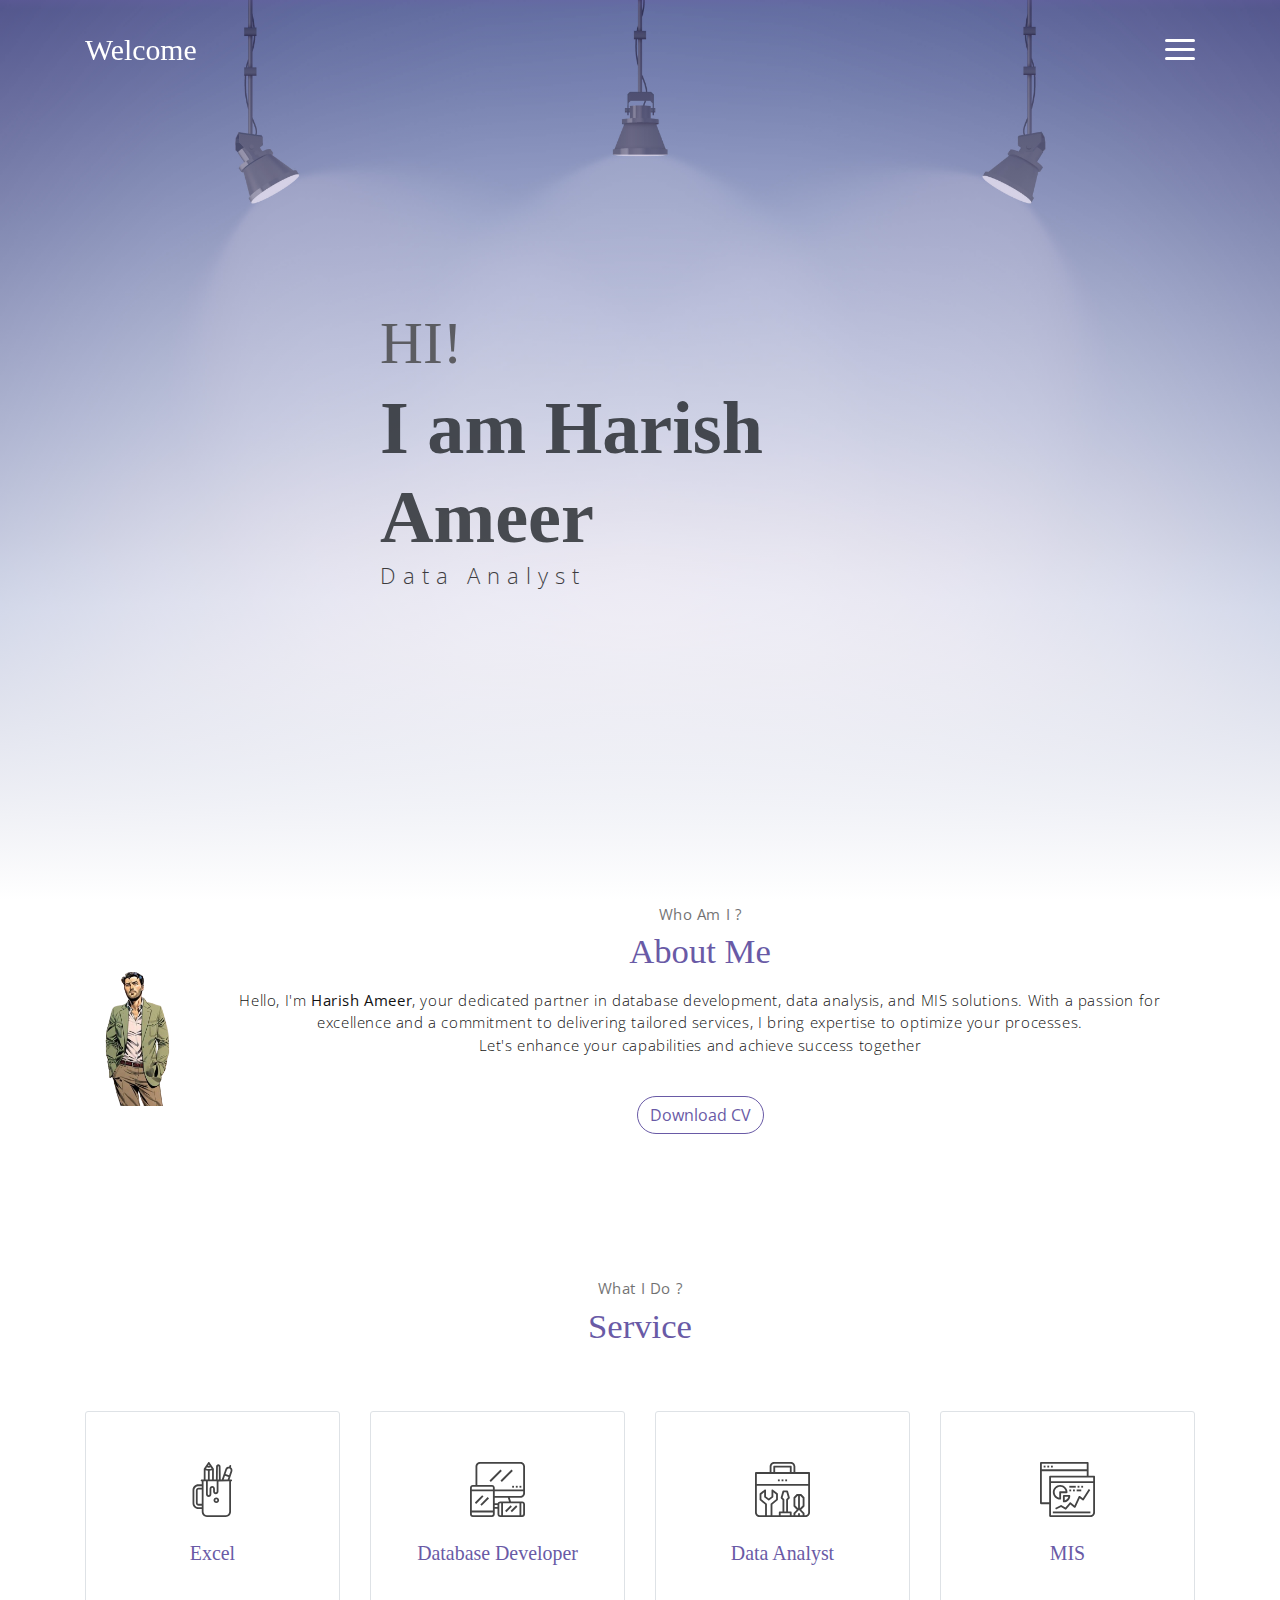
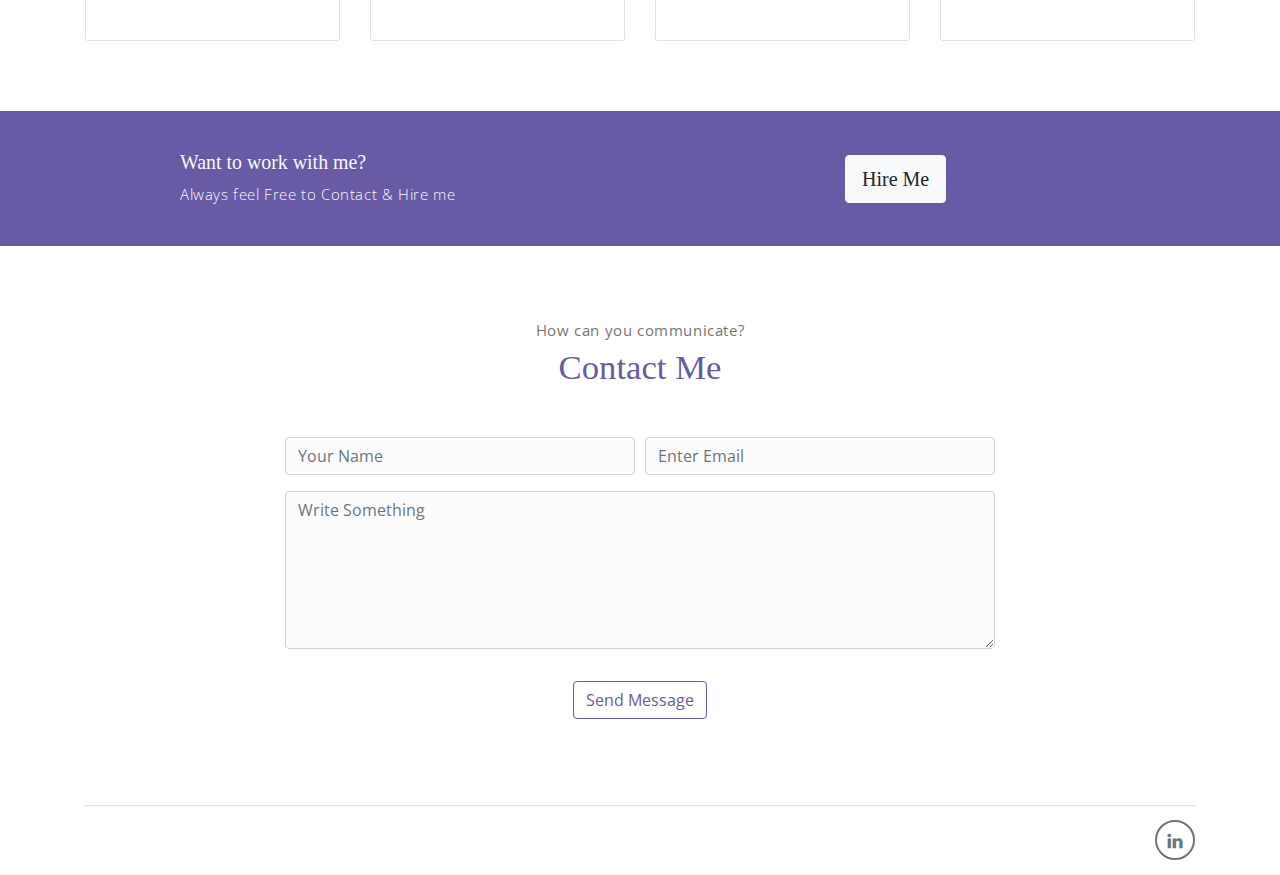
<file: index.html>
<!DOCTYPE html>
<html lang="en">
<head>
	<meta charset="utf-8">
    <meta name="viewport" content="width=device-width, initial-scale=1, shrink-to-fit=no">
    <meta name="description" content="Start your development with Meyawo landing page.">
    <meta name="author" content="Devcrud">
    <title>Haris' Portfolio| Free Bootstrap 4.3.x landing page</title>
    <!-- font icons -->
    <link rel="stylesheet" href="assets/vendors/themify-icons/css/themify-icons.css">
    <!-- Bootstrap + Meyawo main styles -->
	<link rel="stylesheet" href="assets/css/meyawo.css">
</head>
<body data-spy="scroll" data-target=".navbar" data-offset="40" id="home">

    <!-- Page Navbar -->
    <nav class="custom-navbar" data-spy="affix" data-offset-top="20">
        <div class="container">
            <a class="logo" href="#">Welcome</a>         
            <ul class="nav">
                <li class="item">
                    <a class="link" href="#home">Home</a>
                </li>
                <li class="item">
                    <a class="link" href="#about">About</a>
                </li>
                <li class="item">
                    <a class="link" href="#portfolio">Portfolio</a>
                </li>
               
                <li class="item">
                    <a class="link" href="#contact">Contact</a>
                </li>
                <li class="item ml-md-3">
                  
                </li>
            </ul>
            <a href="javascript:void(0)" id="nav-toggle" class="hamburger hamburger--elastic">
                <div class="hamburger-box">
                  <div class="hamburger-inner"></div>
                </div>
            </a>
        </div>          
    </nav><!-- End of Page Navbar -->

    <!-- page header -->
    <header id="home" class="header">
        <div class="overlay"></div>
        <div class="header-content container">
            <h1 class="header-title">
                <span class="up">HI!</span>
                <span class="down">I am Harish Ameer</span>
            </h1>
            <p class="header-subtitle">Data Analyst</p>            

        </div>              
    </header><!-- end of page header -->

    <!-- about section -->
    <section class="section pt-0" id="about">
        <!-- container -->
        <div class="container text-center">
            <!-- about wrapper -->
            <div class="about">
                <div class="about-img-holder">
                    <img src="assets/imgs/new.png" class="about-img" alt="Download free bootstrap 4 landing page, free boootstrap 4 templates, Download free bootstrap 4.1 landing page, free boootstrap 4.1.1 templates, meyawo Landing page">
                </div>
                <div class="about-caption">
                    <p class="section-subtitle">Who Am I ?</p>
                    <h2 class="section-title mb-3">About Me</h2>
                    <p>
                       
                              Hello, I'm <B>Harish Ameer</B>, your dedicated partner in database development, data analysis, and MIS solutions. With a passion for excellence and a commitment to delivering tailored services, I bring expertise to optimize your processes.<br> Let's enhance your capabilities and achieve success together            
                    </p>
                    <a href="assets\myresume.pdf" download="myresume.pdf">
                    <button class="btn-rounded btn btn-outline-primary mt-4" >Download CV</button>
                    </a>
                </div>              
            </div><!-- end of about wrapper -->
        </div><!-- end of container -->
    </section> <!-- end of about section -->

    <!-- service section -->
    <section class="section" id="service">
        <div class="container text-center">
            <p class="section-subtitle">What I Do ?</p>
            <h6 class="section-title mb-6">Service</h6>
            <!-- row -->
            <div class="row">
                <div class="col-md-6 col-lg-3">
                    <div class="service-card">
                        <div class="body">
                            <img src="assets/imgs/pencil-case.svg" alt="Download free bootstrap 4 landing page, free boootstrap 4 templates, Download free bootstrap 4.1 landing page, free boootstrap 4.1.1 templates, meyawo Landing page" class="icon">
                            <h6 class="title">Excel</h6>
                            <p class="subtitle">
                                                Master Excel with our expert services—unlock efficiency and precision in your data management tasks.
                            </p>
                        </div>
                    </div>
                </div>
                <div class="col-md-6 col-lg-3">
                    <div class="service-card">
                        <div class="body">
                            <img src="assets/imgs/responsive.svg" alt="Download free bootstrap 4 landing page, free boootstrap 4 templates, Download free bootstrap 4.1 landing page, free boootstrap 4.1.1 templates, meyawo Landing page" class="icon">
                            <h6 class="title">Database Developer</h6>
                            <p class="subtitle">
                                             Streamline your data with our Database Development services—tailored solutions for optimal performance and efficiency.</p>
                        </div>
                    </div>
                </div>
                <div class="col-md-6 col-lg-3">
                    <div class="service-card">
                        <div class="body">
                            <img src="assets/imgs/toolbox.svg" alt="Download free bootstrap 4 landing page, free boootstrap 4 templates, Download free bootstrap 4.1 landing page, free boootstrap 4.1.1 templates, meyawo Landing page" class="icon">
                            <h6 class="title">Data Analyst</h6>
                                                    <p class="subtitle">
                                                    Empower your insights with our Data Analyst services—uncover meaningful trends and drive informed decisions effort.    </p>
                        </div>
                    </div>
                </div>
                <div class="col-md-6 col-lg-3">
                    <div class="service-card">
                        <div class="body">
                            <img src="assets/imgs/analytics.svg" alt="Download free bootstrap 4 landing page, free boootstrap 4 templates, Download free bootstrap 4.1 landing page, free boootstrap 4.1.1 templates, meyawo Landing page" class="icon">
                            <h6 class="title">MIS</h6>
                            <p class="subtitle">
                                Elevate your operations with our MIS services—efficient systems for streamlined management and insightful decision-making.
                            </p>
                        </div>
                    </div>
                </div>
            </div><!-- end of row -->
        </div>
    </section><!-- end of service section -->

    <!-- portfolio section -->
   
  
    <!-- section -->
    <section class="section-sm bg-primary">
        <!-- container -->
        <div class="container text-center text-sm-left">
            <!-- row -->
            <div class="row align-items-center">
                <div class="col-sm offset-md-1 mb-4 mb-md-0">
                    <h6 class="title text-light">Want to work with me?</h6>
                    <p class="m-0 text-light">Always feel Free to Contact & Hire me</p>
                </div>
                <div class="col-sm offset-sm-2 offset-md-3">
                   <a href="new.html" > <button class="btn btn-lg my-font btn-light rounded"  target="_blank">Hire Me</button> </a>
                </div>
            </div> <!-- end of row -->
        </div> <!-- end of container -->
    </section> <!-- end of section -->

    
    <!-- blog section -->
  

            <!-- blog-wrapper -->
           
        </div><!-- end of container -->
    </section><!-- end of blog section -->

    <!-- contact section -->
    <section class="section" id="contact">
        <div class="container text-center">
            <p class="section-subtitle">How can you communicate?</p>
            <h6 class="section-title mb-5">Contact Me</h6>
            <!-- contact form -->
            <form action="" class="contact-form col-md-10 col-lg-8 m-auto" method="POST">
                <div class="form-row">
                    <div class="form-group col-sm-6">
                        <input type="text" size="50" name="name" class="form-control" placeholder="Your Name" required>                 
                    </div>
                    <div class="form-group col-sm-6">
                        <input type="email" class="form-control" name="email" placeholder="Enter Email"requried>                 
                    </div>
                    <div class="form-group col-sm-12">
                        <textarea name="comment" id="comment" rows="6"   class="form-control" placeholder="Write Something"></textarea>
                    </div>
                    <div class="form-group col-sm-12 mt-3">

                    <a href="comment.html" target="_blank" class="btn btn-outline-primary rounded">Send Message</a>      
                    </div>
                </div>  
            </form><!-- end of contact form -->
       
        </div><!-- end of container -->
    </section><!-- end of contact section -->

    <!-- footer -->
    <div class="container">
        <footer class="footer">       
           
            <div class="social-links text-right m-auto ml-sm-auto">
               
                <a href="https://www.linkedin.com/in/haris-ahmed-09723a243/" target="_blank" class="link"><i class="ti-linkedin"></i></a>
            
            </div>
        </footer>
    </div> <!-- end of page footer -->
	
	<!-- core  -->
    <script src="assets/vendors/jquery/jquery-3.4.1.js"></script>
    <script src="assets/vendors/bootstrap/bootstrap.bundle.js"></script>

    <!-- bootstrap 3 affix -->
	<script src="assets/vendors/bootstrap/bootstrap.affix.js"></script>

    <!-- Meyawo js -->
    <script src="assets/js/meyawo.js"></script>

</body>
</html>
</file>
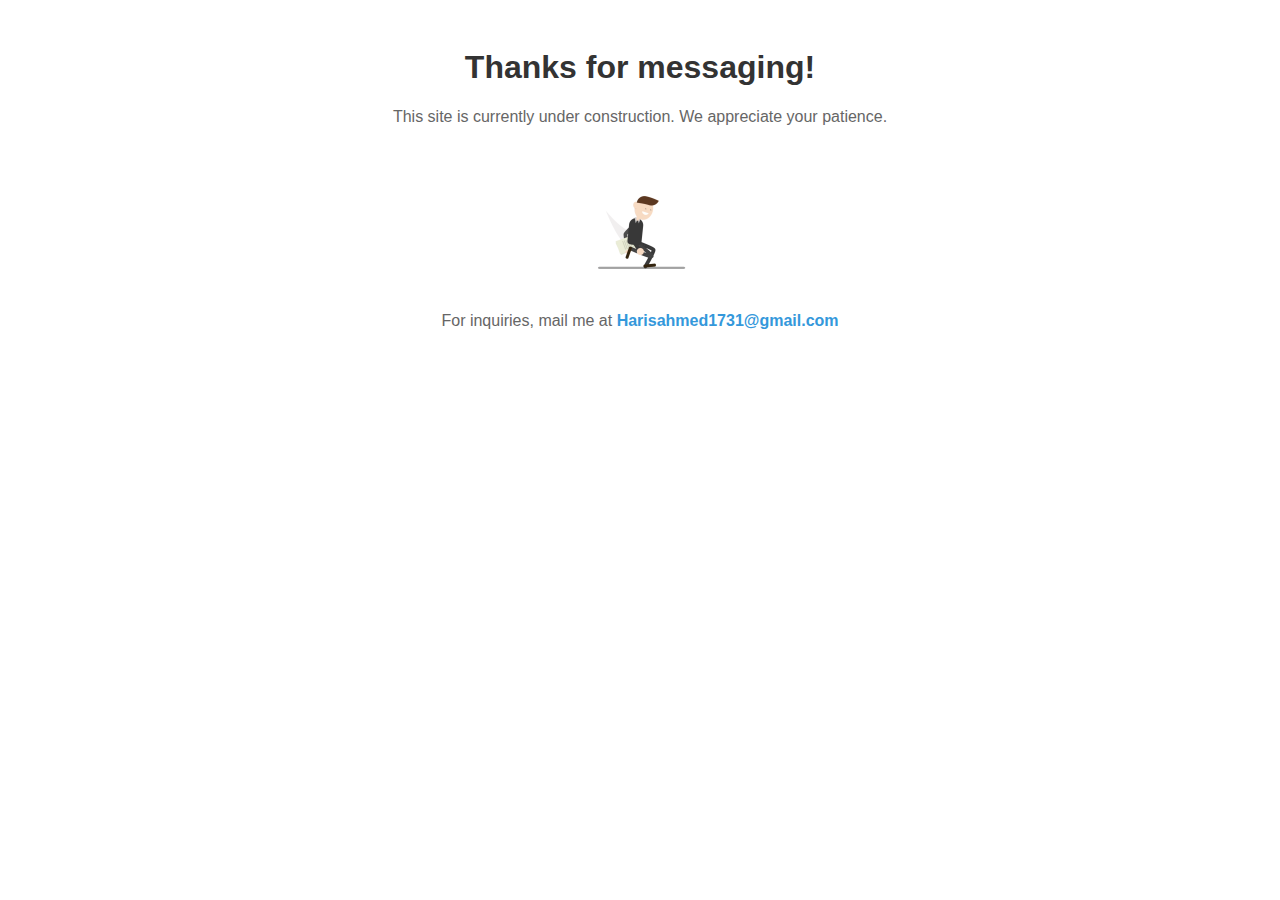
<file: comment.html>
<!DOCTYPE html>
<html lang="en">
<head>
    <meta charset="UTF-8">
    <meta name="viewport" content="width=device-width, initial-scale=1.0">
    <title>Under Construction</title>
    <style>
        body {
            font-family: Arial, sans-serif;
            text-align: center;
            padding: 20px;
        }

        h1 {
            color: #333;
        }

        p {
            color: #666;
        }

        img {
            width: 200px; /* Adjust the size as needed */
            height: auto;
            animation: runAnimation 1s infinite alternate; /* Running animation */
        }

        @keyframes runAnimation {
            from {
                transform: translateX(0);
            }
            to {
                transform: translateX(50px); /* Adjust the distance the logo travels */
            }
        }

        a {
            color: #3498db; /* Blue color for the link, you can change it */
            text-decoration: none;
            font-weight: bold;
        }

        a:hover {
            text-decoration: underline;
        }
    </style>
</head>
<body>
    <h1>Thanks for messaging!</h1>
    <p>This site is currently under construction. We appreciate your patience.</p>
    <img src="assets\imgs\Running.gif" alt="Running Man">
    <p>For inquiries, mail me at <a href="mailto:Harisahmed1731@gmail.com">Harisahmed1731@gmail.com</a></p>
</body>
</html>
</file>
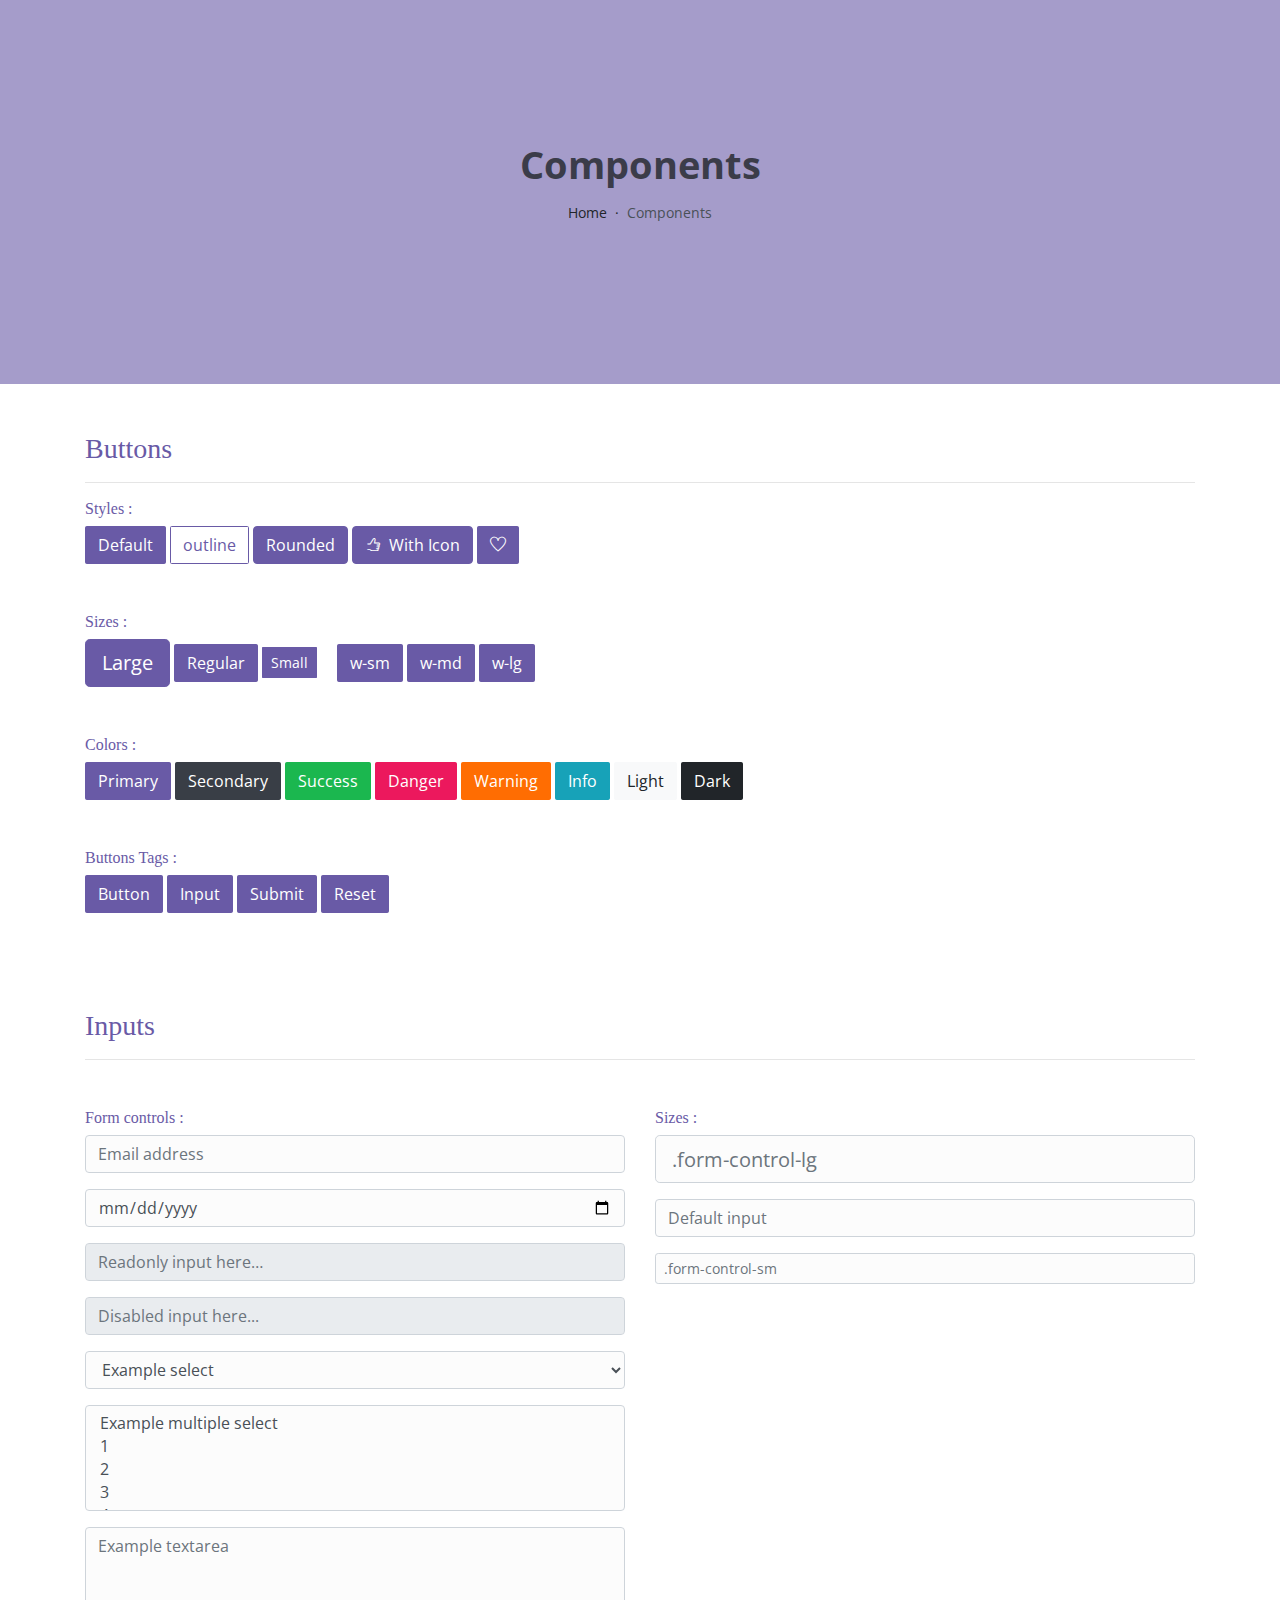
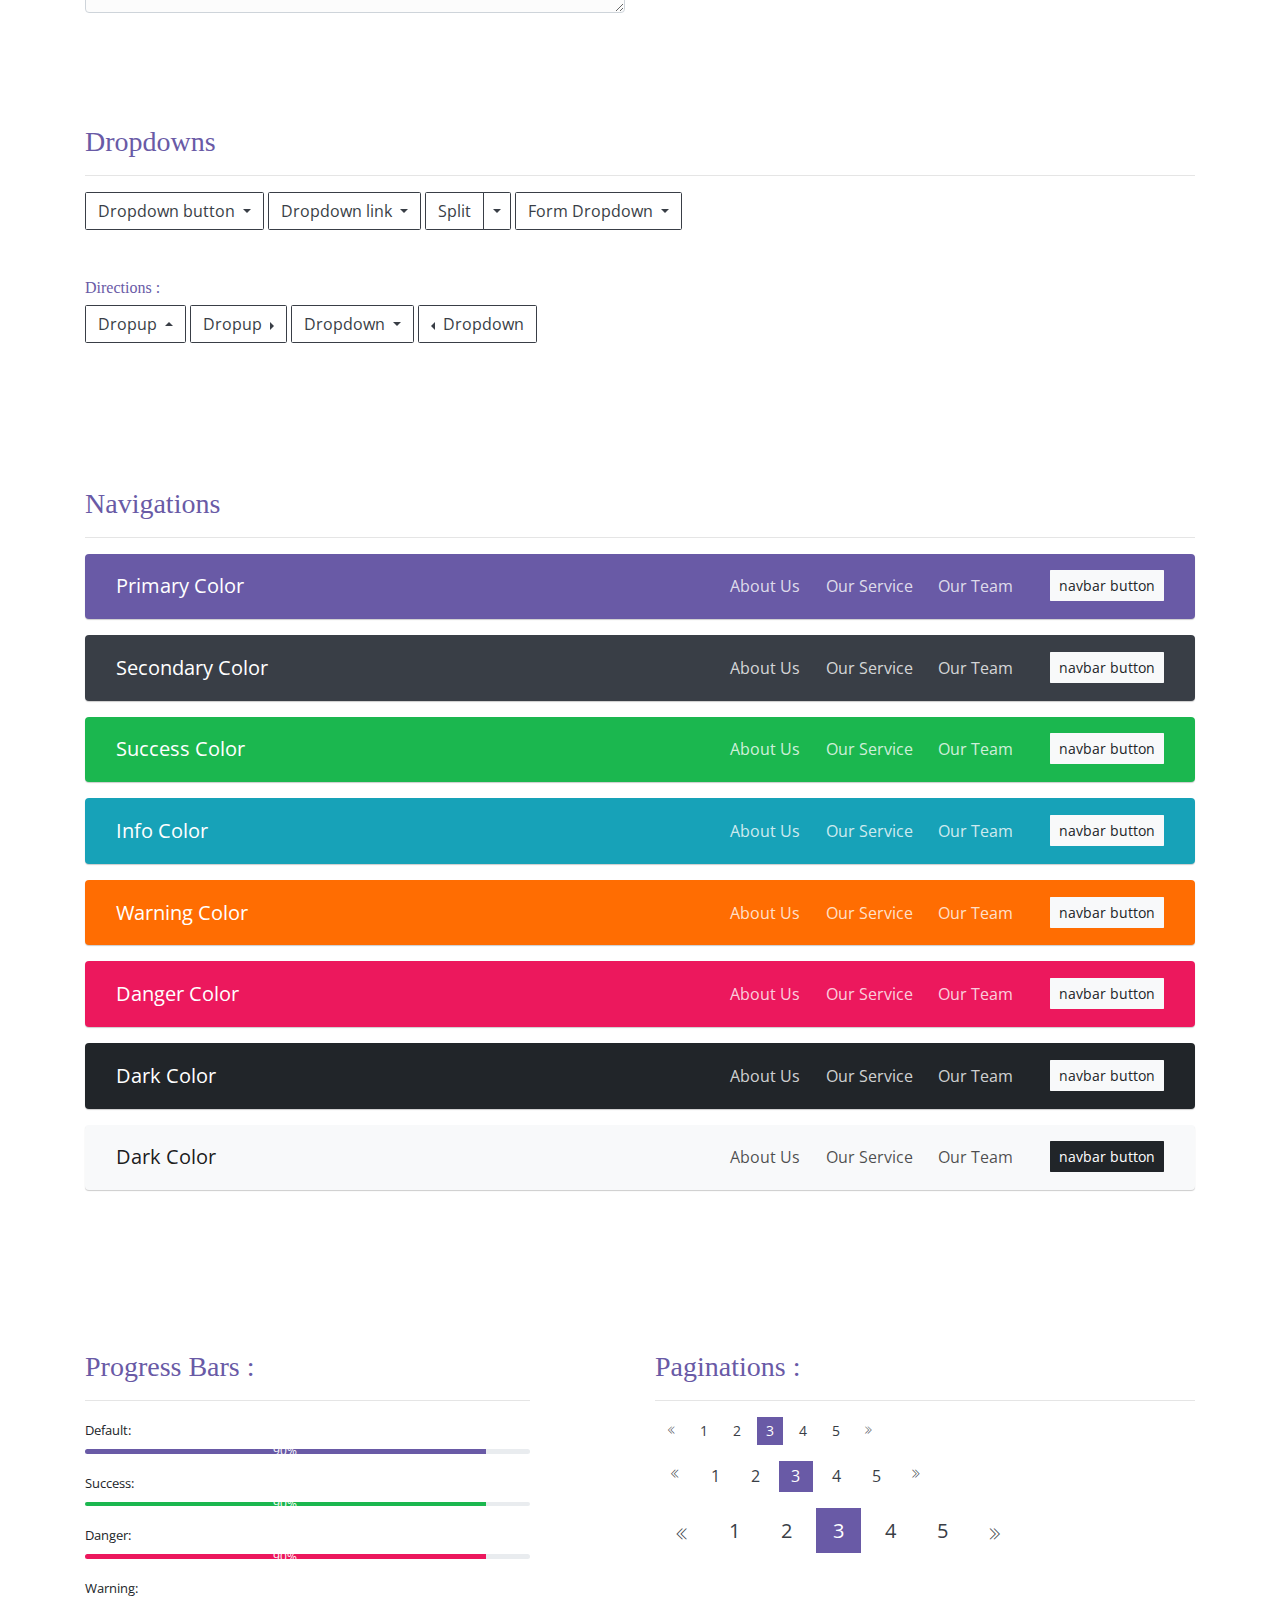
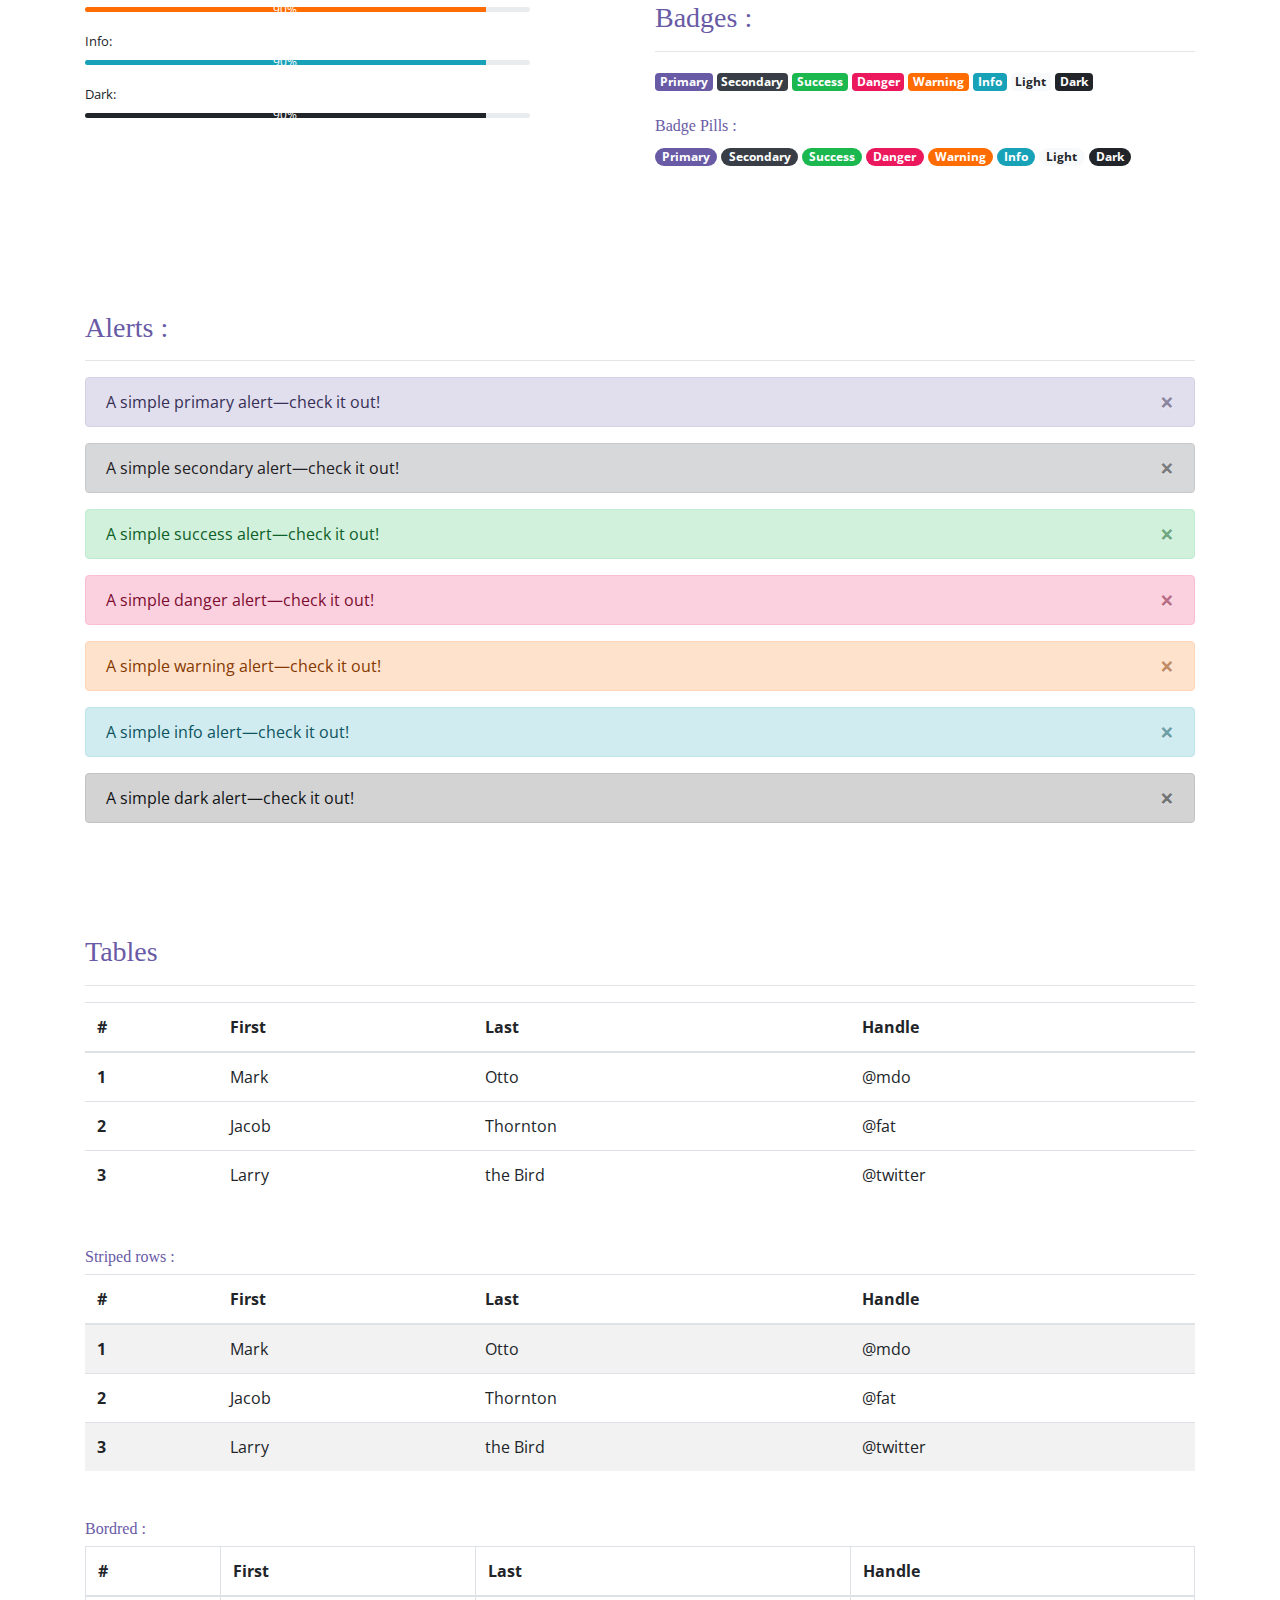
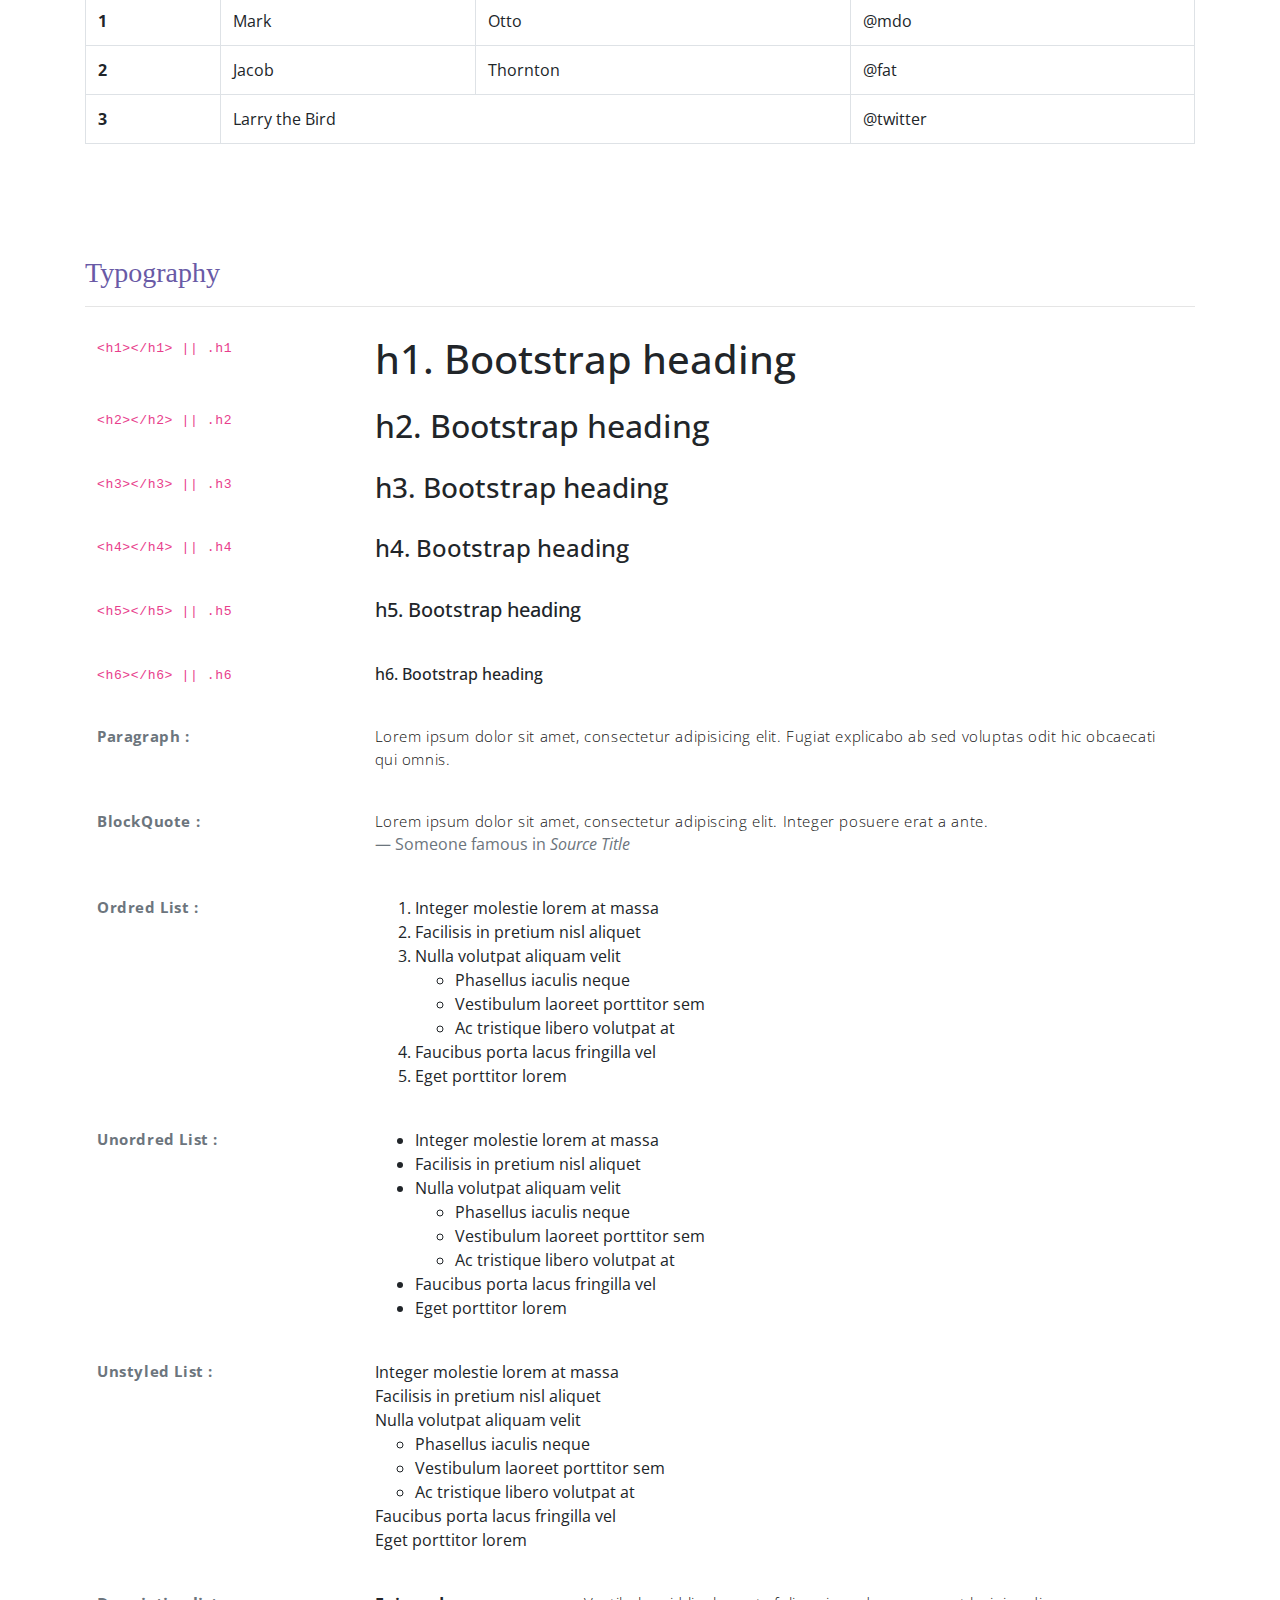
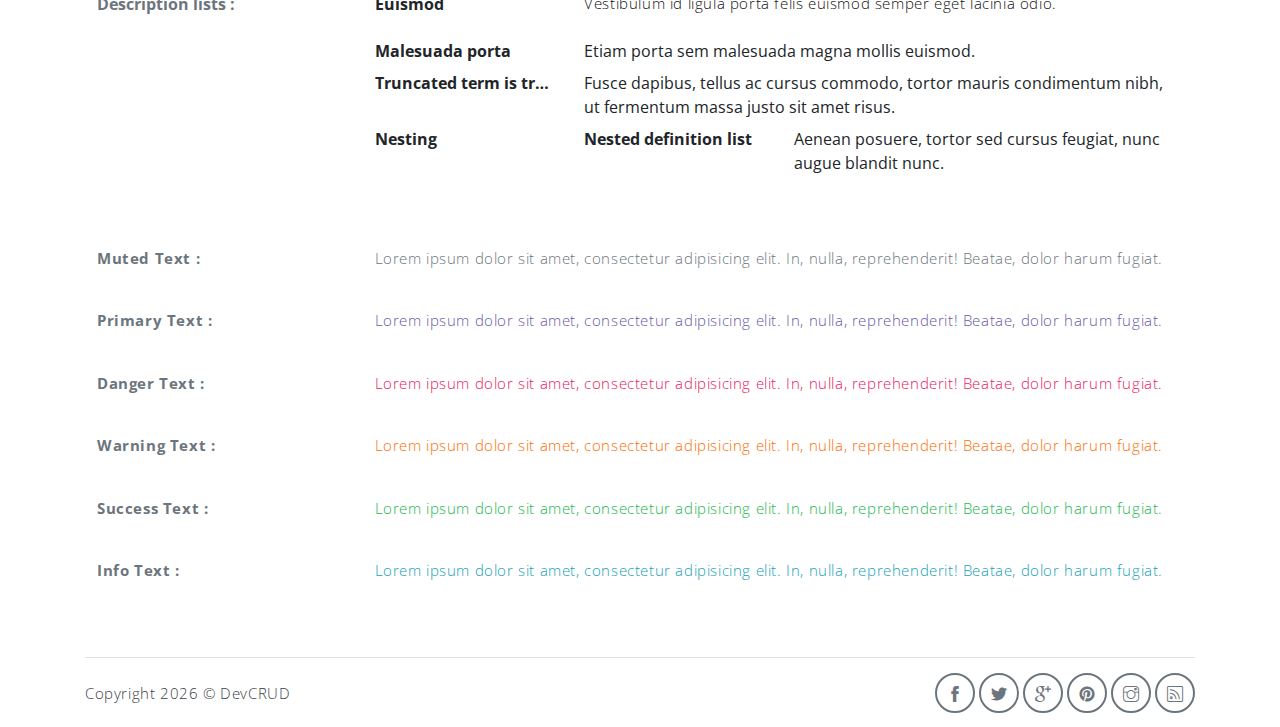
<file: components.html>
<!DOCTYPE html>
<html lang="en">
<head>
   <meta charset="utf-8">
   <meta name="viewport" content="width=device-width, initial-scale=1, shrink-to-fit=no">
   <meta name="description" content="Start your development with Meyawo landing page.">
   <meta name="author" content="Devcrud">
   <title>Meyawo Landing page | Components</title>
   <!-- font icons -->
   <link rel="stylesheet" href="assets/vendors/themify-icons/css/themify-icons.css">
   <!-- Bootstrap + Steller  -->
   <link rel="stylesheet" href="assets/css/meyawo.css">
</head>
<body>

   <!-- Page Header -->
   <header class="header header-mini"> 
      <div class="header-title">Components</div> 
      <nav aria-label="breadcrumb">
         <ol class="breadcrumb">
            <li class="breadcrumb-item"><a href="/">Home</a></li>
            <li class="breadcrumb-item active" aria-current="page">Components</li>
         </ol>
      </nav>
   </header> <!-- End Of Page Header -->

   <!-- main content -->
   <div class="container">

      <!-- Buttons -->
      <h3 class="mt-5">Buttons</h3>
      <hr>
      <h6 class="section-secondary-title">Styles :</h6>
      <button class="btn btn-primary">Default</button>
      <button class="btn btn-outline-primary">outline</button>
      <button class="btn btn-primary rounded">Rounded</button>
      <button class="btn btn-primary rounded"><i class="ti-thumb-up pr-1"></i> With Icon</button>
      <button class="btn btn-primary circle"><i class="ti-heart"></i></button>

      <h6 class="section-secondary-title mt-5">Sizes :</h6>
      <button class="btn btn-primary btn-lg">Large</button>
      <button class="btn btn-primary ">Regular</button>
      <button class="btn btn-primary btn-sm">Small</button>
      <button class="btn btn-primary w-sm ml-3">w-sm</button>
      <button class="btn btn-primary w-md">w-md</button>
      <button class="btn btn-primary w-lg">w-lg</button>

      <h6 class="section-secondary-title mt-5">Colors :</h6>          
      <button type="button" class="btn btn-primary">Primary</button>
      <button type="button" class="btn btn-secondary">Secondary</button>
      <button type="button" class="btn btn-success">Success</button>
      <button type="button" class="btn btn-danger">Danger</button>
      <button type="button" class="btn btn-warning">Warning</button>
      <button type="button" class="btn btn-info">Info</button>
      <button type="button" class="btn btn-light">Light</button>
      <button type="button" class="btn btn-dark">Dark</button>

      <h6 class="section-secondary-title mt-5">Buttons Tags :</h6>
      <button class="btn btn-primary" type="submit">Button</button>
      <input class="btn btn-primary" type="button" value="Input">
      <input class="btn btn-primary" type="submit" value="Submit">
      <input class="btn btn-primary" type="reset" value="Reset">
      
      <!-- devider -->
      <div class="py-5"></div>

      <!-- Inputs -->
      <h3>Inputs</h3>
      <hr>
      <div class="row mt-5">
         <div class="col-md-6">
            <h6 class="section-secondary-title">Form controls :</h6>        
            <div class="form-group">
               <input type="email" class="form-control" id="exampleFormControlInput1" placeholder="Email address">
            </div>
            <div class="form-group">
               <input type="date" class="form-control" id="exampleFormControlInput1" placeholder="Date">
            </div>
            <div class="form-group">
               <input class="form-control" type="text" placeholder="Readonly input here…" readonly>
            </div>
            <div class="form-group">
               <input class="form-control" id="disabledInput" type="text" placeholder="Disabled input here..." disabled>
            </div>
            <div class="form-group">
               <select class="form-control" id="exampleFormControlSelect1">
                  <option>Example select</option>
                  <option>1</option>
                  <option>2</option>
                  <option>3</option>
                  <option>4</option>
                  <option>5</option>
               </select>
            </div>
            <div class="form-group">
               <select multiple class="form-control" id="exampleFormControlSelect2">
                  <option>Example multiple select</option>
                  <option>1</option>
                  <option>2</option>
                  <option>3</option>
                  <option>4</option>
                  <option>5</option>
               </select>
            </div>
            <div class="form-group">
               <textarea class="form-control" id="exampleFormControlTextarea1" rows="3" placeholder="Example textarea"></textarea>
            </div>
         </div>
         <div class="col-md-6">
            <h6 class="section-secondary-title">Sizes :</h6>    
            <div class="form-group">
               <input class="form-control form-control-lg" type="text" placeholder=".form-control-lg">             
            </div>
            <div class="form-group">
               <input class="form-control" type="text" placeholder="Default input">
            </div>
            <div class="form-group">
               <input class="form-control form-control-sm" type="text" placeholder=".form-control-sm"> 
            </div>
         </div>
      </div> <!-- end of inputs -->   

      <!-- devider -->
      <div class="py-5"></div>             

      <!-- Dropdowns -->
      <h3 class="components-section-title font-weight-normal">Dropdowns</h3>
      <hr>
      <div class="dropdown d-inline-block">
         <button class="btn btn-outline-secondary dropdown-toggle" type="button" id="dropdownMenuButton" data-toggle="dropdown" aria-haspopup="true" aria-expanded="false">
         Dropdown button
         </button>
         <div class="dropdown-menu" aria-labelledby="dropdownMenuButton">
         <a class="dropdown-item" href="#">Action</a>
         <a class="dropdown-item" href="#">Another action</a>
         <a class="dropdown-item" href="#">Something else here</a>
         </div>
      </div>
      <div class="dropdown d-inline-block">
         <a class="btn btn-outline-secondary dropdown-toggle" href="#" role="button" id="dropdownMenuLink" data-toggle="dropdown" aria-haspopup="true" aria-expanded="false">
            Dropdown link
         </a>
         <div class="dropdown-menu" aria-labelledby="dropdownMenuLink">
            <a class="dropdown-item" href="#">Action</a>
            <a class="dropdown-item" href="#">Another action</a>
            <a class="dropdown-item" href="#">Something else here</a>
         </div>
      </div>
      <div class="btn-group">
         <button type="button" class="btn btn-outline-secondary">Split</button>
         <button type="button" class="btn btn-outline-secondary dropdown-toggle dropdown-toggle-split" data-toggle="dropdown" aria-haspopup="true" aria-expanded="false">
         <span class="sr-only">Toggle Dropdown</span>
         </button>
         <div class="dropdown-menu">
            <a class="dropdown-item" href="#">Action</a>
            <a class="dropdown-item" href="#">Another action</a>
            <a class="dropdown-item" href="#">Something else here</a>
            <div class="dropdown-divider"></div>
            <a class="dropdown-item" href="#">Separated link</a>
         </div>
      </div>
      <div class="btn-group">
         <button class="btn btn-outline-secondary dropdown-toggle" type="button" id="dropdownMenuButton" data-toggle="dropdown" aria-haspopup="true" aria-expanded="false">
            Form Dropdown
         </button>
         <div class="dropdown-menu form">
            <form class="px-4 py-3">
               <div class="form-group">
                  <input type="email" class="form-control" id="exampleDropdownFormEmail1" placeholder="email@example.com">
               </div>
               <div class="form-group">
                  <input type="password" class="form-control" id="exampleDropdownFormPassword1" placeholder="Password">
               </div>
               <div class="form-check mb-3">
                  <input type="checkbox" class="form-check-input" id="dropdownCheck">
                  <label class="form-check-label" for="dropdownCheck">
                     Remember me
                  </label>
               </div>
               <button type="submit" class="btn btn-primary btn-block">Sign in</button>
            </form>
            <div class="dropdown-divider"></div>
            <a class="dropdown-item" href="#"><small>New around here? Sign up</small></a>
            <a class="dropdown-item" href="#"><small>Forgot password?</small></a>
         </div>
      </div>       
      <h6 class="section-secondary-title mt-5">Directions :</h6>  
      <div class="btn-group dropup">
         <button type="button" class="btn btn-outline-secondary dropdown-toggle" data-toggle="dropdown" aria-haspopup="true" aria-expanded="false">
            Dropup
         </button>
         <div class="dropdown-menu">
            <a class="dropdown-item" href="#">Action</a>
            <a class="dropdown-item" href="#">Another action</a>
            <a class="dropdown-item" href="#">Something else here</a>
            <div class="dropdown-divider"></div>
            <a class="dropdown-item" href="#">Separated link</a>
         </div>
      </div>
      <div class="btn-group dropright">
         <button type="button" class="btn btn-outline-secondary dropdown-toggle" data-toggle="dropdown" aria-haspopup="true" aria-expanded="false">
            Dropup
         </button>
         <div class="dropdown-menu">
            <a class="dropdown-item" href="#">Action</a>
            <a class="dropdown-item" href="#">Another action</a>
            <a class="dropdown-item" href="#">Something else here</a>
            <div class="dropdown-divider"></div>
            <a class="dropdown-item" href="#">Separated link</a>
         </div>
      </div>
      <div class="btn-group">
         <button type="button" class="btn btn-outline-secondary dropdown-toggle" data-toggle="dropdown" aria-haspopup="true" aria-expanded="false">
            Dropdown
         </button>
         <div class="dropdown-menu">
            <a class="dropdown-item" href="#">Action</a>
            <a class="dropdown-item" href="#">Another action</a>
            <a class="dropdown-item" href="#">Something else here</a>
            <div class="dropdown-divider"></div>
            <a class="dropdown-item" href="#">Separated link</a>
         </div>
      </div>
      <div class="btn-group dropleft">
         <button type="button" class="btn btn-outline-secondary dropdown-toggle" data-toggle="dropdown" aria-haspopup="true" aria-expanded="false">
            Dropdown
         </button>
         <div class="dropdown-menu">
            <a class="dropdown-item" href="#">Action</a>
            <a class="dropdown-item" href="#">Another action</a>
            <a class="dropdown-item" href="#">Something else here</a>
            <div class="dropdown-divider"></div>
            <a class="dropdown-item" href="#">Separated link</a>
         </div>
      </div> <!-- end of Dropdowns -->  

      <!-- devider -->
      <div class="py-5"></div>   

      <!-- navbars -->
      <h3 class="components-section-title font-weight-normal mt-5">Navigations</h3>
      <hr>
      <nav class="navbar navbar-expand-sm navbar-dark bg-primary rounded shadow mb-3">
         <div class="container">
            <a class="navbar-brand" href="#">Primary Color</a>
            <button class="navbar-toggler ml-auto" type="button" data-toggle="collapse" data-target="#navbarSupportedContent" aria-controls="navbarSupportedContent" aria-expanded="false" aria-label="Toggle navigation">
            <span class="navbar-toggler-icon"></span>
            </button>
            <div class="collapse navbar-collapse" id="navbarSupportedContent">
               <ul class="navbar-nav ml-auto"> 
                  <li class="nav-item">
                     <a class="nav-link" href="#about">About Us</a>
                  </li>
                  <li class="nav-item">
                     <a class="nav-link" href="#service">Our Service</a>
                  </li>
                  <li class="nav-item">
                     <a class="nav-link" href="#team">Our Team</a>
                  </li>
                  <li class="nav-item">
                     <a href="#book-table" class="ml-4 mt-1 btn btn-light btn-sm">navbar button</a>
                  </li>
               </ul>                       
            </div>
         </div>
      </nav>
      <nav class="navbar navbar-expand-sm navbar-dark bg-secondary rounded shadow mb-3">
         <div class="container">
            <a class="navbar-brand" href="#">Secondary Color</a>
            <button class="navbar-toggler ml-auto" type="button" data-toggle="collapse" data-target="#navbarSupportedContent" aria-controls="navbarSupportedContent" aria-expanded="false" aria-label="Toggle navigation">
            <span class="navbar-toggler-icon"></span>
            </button>
            <div class="collapse navbar-collapse" id="navbarSupportedContent">
               <ul class="navbar-nav ml-auto"> 
                  <li class="nav-item">
                     <a class="nav-link" href="#about">About Us</a>
                  </li>
                  <li class="nav-item">
                     <a class="nav-link" href="#service">Our Service</a>
                  </li>
                  <li class="nav-item">
                     <a class="nav-link" href="#team">Our Team</a>
                  </li>
                  <li class="nav-item">
                     <a href="#book-table" class="ml-4 mt-1 btn btn-light btn-sm">navbar button</a>
                  </li>
               </ul>                       
            </div>
         </div>
      </nav>
      <nav class="navbar navbar-expand-sm navbar-dark bg-success rounded shadow mb-3">
         <div class="container">
            <a class="navbar-brand" href="#">Success Color</a>
            <button class="navbar-toggler ml-auto" type="button" data-toggle="collapse" data-target="#navbarSupportedContent" aria-controls="navbarSupportedContent" aria-expanded="false" aria-label="Toggle navigation">
            <span class="navbar-toggler-icon"></span>
            </button>
            <div class="collapse navbar-collapse" id="navbarSupportedContent">
               <ul class="navbar-nav ml-auto"> 
                  <li class="nav-item">
                     <a class="nav-link" href="#about">About Us</a>
                  </li>
                  <li class="nav-item">
                     <a class="nav-link" href="#service">Our Service</a>
                  </li>
                  <li class="nav-item">
                     <a class="nav-link" href="#team">Our Team</a>
                  </li>
                  <li class="nav-item">
                     <a href="#book-table" class="ml-4 mt-1 btn btn-light btn-sm">navbar button</a>
                  </li>
               </ul>                       
            </div>
         </div>
      </nav>
      <nav class="navbar navbar-expand-sm navbar-dark bg-info rounded shadow mb-3">
         <div class="container">
            <a class="navbar-brand" href="#">Info Color</a>
            <button class="navbar-toggler ml-auto" type="button" data-toggle="collapse" data-target="#navbarSupportedContent" aria-controls="navbarSupportedContent" aria-expanded="false" aria-label="Toggle navigation">
            <span class="navbar-toggler-icon"></span>
            </button>
            <div class="collapse navbar-collapse" id="navbarSupportedContent">
               <ul class="navbar-nav ml-auto"> 
                  <li class="nav-item">
                     <a class="nav-link" href="#about">About Us</a>
                  </li>
                  <li class="nav-item">
                     <a class="nav-link" href="#service">Our Service</a>
                  </li>
                  <li class="nav-item">
                     <a class="nav-link" href="#team">Our Team</a>
                  </li>
                  <li class="nav-item">
                     <a href="#book-table" class="ml-4 mt-1 btn btn-light btn-sm">navbar button</a>
                  </li>
               </ul>                       
            </div>
         </div>
      </nav>
      <nav class="navbar navbar-expand-sm navbar-dark bg-warning rounded shadow mb-3">
         <div class="container">
            <a class="navbar-brand" href="#">Warning Color</a>
            <button class="navbar-toggler ml-auto" type="button" data-toggle="collapse" data-target="#navbarSupportedContent" aria-controls="navbarSupportedContent" aria-expanded="false" aria-label="Toggle navigation">
            <span class="navbar-toggler-icon"></span>
            </button>
            <div class="collapse navbar-collapse" id="navbarSupportedContent">
               <ul class="navbar-nav ml-auto"> 
                  <li class="nav-item">
                     <a class="nav-link" href="#about">About Us</a>
                  </li>
                  <li class="nav-item">
                     <a class="nav-link" href="#service">Our Service</a>
                  </li>
                  <li class="nav-item">
                     <a class="nav-link" href="#team">Our Team</a>
                  </li>
                  <li class="nav-item">
                     <a href="#book-table" class="ml-4 mt-1 btn btn-light btn-sm">navbar button</a>
                  </li>
               </ul>                       
            </div>
         </div>
      </nav>
      <nav class="navbar navbar-expand-sm navbar-dark bg-danger rounded shadow mb-3">
         <div class="container">
            <a class="navbar-brand" href="#">Danger Color</a>
            <button class="navbar-toggler ml-auto" type="button" data-toggle="collapse" data-target="#navbarSupportedContent" aria-controls="navbarSupportedContent" aria-expanded="false" aria-label="Toggle navigation">
            <span class="navbar-toggler-icon"></span>
            </button>
            <div class="collapse navbar-collapse" id="navbarSupportedContent">
               <ul class="navbar-nav ml-auto"> 
                  <li class="nav-item">
                     <a class="nav-link" href="#about">About Us</a>
                  </li>
                  <li class="nav-item">
                     <a class="nav-link" href="#service">Our Service</a>
                  </li>
                  <li class="nav-item">
                     <a class="nav-link" href="#team">Our Team</a>
                  </li>
                  <li class="nav-item">
                     <a href="#book-table" class="ml-4 mt-1 btn btn-light btn-sm">navbar button</a>
                  </li>
               </ul>                       
            </div>
         </div>
      </nav>
      <nav class="navbar navbar-expand-sm navbar-dark bg-dark rounded shadow mb-3">
         <div class="container">
            <a class="navbar-brand" href="#">Dark Color</a>
            <button class="navbar-toggler ml-auto" type="button" data-toggle="collapse" data-target="#navbarSupportedContent" aria-controls="navbarSupportedContent" aria-expanded="false" aria-label="Toggle navigation">
            <span class="navbar-toggler-icon"></span>
            </button>
            <div class="collapse navbar-collapse" id="navbarSupportedContent">
               <ul class="navbar-nav ml-auto"> 
                  <li class="nav-item">
                     <a class="nav-link" href="#about">About Us</a>
                  </li>
                  <li class="nav-item">
                     <a class="nav-link" href="#service">Our Service</a>
                  </li>
                  <li class="nav-item">
                     <a class="nav-link" href="#team">Our Team</a>
                  </li>
                  <li class="nav-item">
                     <a href="#book-table" class="ml-4 mt-1 btn btn-light btn-sm">navbar button</a>
                  </li>
               </ul>                       
            </div>
         </div>
      </nav>
      <nav class="navbar navbar-expand-sm navbar-light bg-light rounded shadow mb-3">
         <div class="container">
            <a class="navbar-brand" href="#">Dark Color</a>
            <button class="navbar-toggler ml-auto" type="button" data-toggle="collapse" data-target="#navbarSupportedContent" aria-controls="navbarSupportedContent" aria-expanded="false" aria-label="Toggle navigation">
            <span class="navbar-toggler-icon"></span>
            </button>
            <div class="collapse navbar-collapse" id="navbarSupportedContent">
               <ul class="navbar-nav ml-auto"> 
                  <li class="nav-item">
                     <a class="nav-link" href="#about">About Us</a>
                  </li>
                  <li class="nav-item">
                     <a class="nav-link" href="#service">Our Service</a>
                  </li>
                  <li class="nav-item">
                     <a class="nav-link" href="#team">Our Team</a>
                  </li>
                  <li class="nav-item">
                     <a href="#book-table" class="ml-4 mt-1 btn btn-dark btn-sm">navbar button</a>
                  </li>
               </ul>                       
            </div>
         </div>
      </nav>
      <!-- End of navbars -->

      <!-- devider -->
      <div class="py-5"></div>   
      
      <!-- progress bars -->
      <div class="row justify-content-between">
         <div class="col-md-5">
            <h3 class="components-section-title font-weight-normal mt-5">Progress Bars :</h3>
            <hr>
            <small>Default: </small>
            <div class="progress mt-2 mb-3">
               <div class="progress-bar" role="progressbar" style="width: 90%" aria-valuenow="25" aria-valuemin="0" aria-valuemax="100"><span>90%</span></div>
            </div>
            <small>Success:</small>
            <div class="progress mt-2 mb-3">
               <div class="progress-bar bg-success" role="progressbar" style="width: 90%" aria-valuenow="25" aria-valuemin="0" aria-valuemax="100"><span>90%</span></div>
            </div>
            <small>Danger:</small>
            <div class="progress mt-2 mb-3">
               <div class="progress-bar bg-danger" role="progressbar" style="width: 90%" aria-valuenow="25" aria-valuemin="0" aria-valuemax="100"><span>90%</span></div>
            </div>
            <small>Warning:</small>
            <div class="progress mt-2 mb-3">
               <div class="progress-bar bg-warning" role="progressbar" style="width: 90%" aria-valuenow="25" aria-valuemin="0" aria-valuemax="100"><span>90%</span></div>
            </div>
            <small>Info:</small>
            <div class="progress mt-2 mb-3">
               <div class="progress-bar bg-info" role="progressbar" style="width: 90%" aria-valuenow="25" aria-valuemin="0" aria-valuemax="100"><span>90%</span></div>
            </div>
            <small>Dark:</small>
            <div class="progress mt-2 mb-3">
               <div class="progress-bar bg-dark" role="progressbar" style="width: 90%" aria-valuenow="25" aria-valuemin="0" aria-valuemax="100"><span>90%</span></div>
            </div>
         </div>
         <div class="col-md-6">
            <h3 class="components-section-title font-weight-normal mt-5">Paginations :</h3>
            <hr>
            <nav aria-label="Page navigation example">
               <ul class="pagination pagination-sm">
                  <li class="page-item"><a class="page-link" href="#"><i class="ti-angle-double-left"></i></a></li>
                  <li class="page-item"><a class="page-link" href="#">1</a></li>
                  <li class="page-item"><a class="page-link" href="#">2</a></li>
                  <li class="page-item active"><a class="page-link" href="#">3</a></li>
                  <li class="page-item"><a class="page-link" href="#">4</a></li>
                  <li class="page-item"><a class="page-link" href="#">5</a></li>
                  <li class="page-item"><a class="page-link" href="#"><i class="ti-angle-double-right"></i></a></li>
               </ul>
            </nav>
            <nav aria-label="Page navigation example">
               <ul class="pagination">
               <li class="page-item"><a class="page-link" href="#"><i class="ti-angle-double-left"></i></a></li>
                  <li class="page-item"><a class="page-link" href="#">1</a></li>
                  <li class="page-item"><a class="page-link" href="#">2</a></li>
                  <li class="page-item active"><a class="page-link" href="#">3</a></li>
                  <li class="page-item"><a class="page-link" href="#">4</a></li>
                  <li class="page-item"><a class="page-link" href="#">5</a></li>
                  <li class="page-item"><a class="page-link" href="#"><i class="ti-angle-double-right"></i></a></li>
               </ul>
            </nav>
            <nav aria-label="Page navigation example">
               <ul class="pagination pagination-lg">
                  <li class="page-item"><a class="page-link" href="#"><i class="ti-angle-double-left"></i></a></li>
                  <li class="page-item"><a class="page-link" href="#">1</a></li>
                  <li class="page-item"><a class="page-link" href="#">2</a></li>
                  <li class="page-item active"><a class="page-link" href="#">3</a></li>
                  <li class="page-item"><a class="page-link" href="#">4</a></li>
                  <li class="page-item"><a class="page-link" href="#">5</a></li>
                  <li class="page-item"><a class="page-link" href="#"><i class="ti-angle-double-right"></i></a></li>
               </ul>
            </nav>

            <!-- Badges -->
            <h3 class="components-section-title font-weight-normal mt-5">Badges :</h3>
            <hr>
            <span class="badge badge-primary">Primary</span>
            <span class="badge badge-secondary">Secondary</span>
            <span class="badge badge-success">Success</span>
            <span class="badge badge-danger">Danger</span>
            <span class="badge badge-warning">Warning</span>
            <span class="badge badge-info">Info</span>
            <span class="badge badge-light">Light</span>
            <span class="badge badge-dark">Dark</span>
            <h6 class="section-secondary-title mt-4 mb-2">Badge Pills :</h6>
            <span class="badge badge-pill badge-primary">Primary</span>
            <span class="badge badge-pill badge-secondary">Secondary</span>
            <span class="badge badge-pill badge-success">Success</span>
            <span class="badge badge-pill badge-danger">Danger</span>
            <span class="badge badge-pill badge-warning">Warning</span>
            <span class="badge badge-pill badge-info">Info</span>
            <span class="badge badge-pill badge-light">Light</span>
            <span class="badge badge-pill badge-dark">Dark</span>
         </div>
      </div> <!-- End of Progress bars -->

      <!-- devider -->
      <div class="py-5"></div>  

      <!-- Alerts -->
      <h3 class="components-section-title font-weight-normal mt-5">Alerts :</h3>
      <hr>
      <div class="alert alert-primary alert-dismissible fade show" role="alert">
         A simple primary alert—check it out!
         <button type="button" class="close" data-dismiss="alert" aria-label="Close">
            <span aria-hidden="true">&times;</span>
         </button>
      </div>
      <div class="alert alert-secondary alert-dismissible fade show" role="alert">
         A simple secondary alert—check it out!
         <button type="button" class="close" data-dismiss="alert" aria-label="Close">
            <span aria-hidden="true">&times;</span>
         </button>
      </div>
      <div class="alert alert-success alert-dismissible fade show" role="alert">
         A simple success alert—check it out!
         <button type="button" class="close" data-dismiss="alert" aria-label="Close">
            <span aria-hidden="true">&times;</span>
         </button>
      </div>
      <div class="alert alert-danger alert-dismissible fade show" role="alert">
         A simple danger alert—check it out!
         <button type="button" class="close" data-dismiss="alert" aria-label="Close">
            <span aria-hidden="true">&times;</span>
         </button>
      </div>
      <div class="alert alert-warning alert-dismissible fade show" role="alert">
         A simple warning alert—check it out!
         <button type="button" class="close" data-dismiss="alert" aria-label="Close">
            <span aria-hidden="true">&times;</span>
         </button>
      </div>
      <div class="alert alert-info alert-dismissible fade show" role="alert">
         A simple info alert—check it out!
         <button type="button" class="close" data-dismiss="alert" aria-label="Close">
            <span aria-hidden="true">&times;</span>
         </button>
      </div>
      <div class="alert alert-dark alert-dismissible fade show" role="alert">
         A simple dark alert—check it out!
         <button type="button" class="close" data-dismiss="alert" aria-label="Close">
            <span aria-hidden="true">&times;</span>
         </button>
      </div>
      <!-- end of alerts -->

      <!-- devider -->
      <div class="py-5"></div> 
   
      <!-- tables -->
      <h3 class="components-section-title">Tables</h3>
      <hr>
      <table class="table">
         <thead>
            <tr>
               <th scope="col">#</th>
               <th scope="col">First</th>
               <th scope="col">Last</th>
               <th scope="col">Handle</th>
            </tr>
         </thead>
         <tbody>
            <tr>
               <th scope="row">1</th>
               <td>Mark</td>
               <td>Otto</td>
               <td>@mdo</td>
            </tr>
            <tr>
               <th scope="row">2</th>
               <td>Jacob</td>
               <td>Thornton</td>
               <td>@fat</td>
            </tr>
            <tr>
               <th scope="row">3</th>
               <td>Larry</td>
               <td>the Bird</td>
               <td>@twitter</td>
            </tr>
         </tbody>
      </table>

      <h6 class="section-secondary-title mt-5">Striped rows :</h6>
      <table class="table table-striped">
         <thead>
            <tr>
               <th scope="col">#</th>
               <th scope="col">First</th>
               <th scope="col">Last</th>
               <th scope="col">Handle</th>
            </tr>
         </thead>
         <tbody>
            <tr>
               <th scope="row">1</th>
               <td>Mark</td>
               <td>Otto</td>
               <td>@mdo</td>
            </tr>
            <tr>
               <th scope="row">2</th>
               <td>Jacob</td>
               <td>Thornton</td>
               <td>@fat</td>
            </tr>
            <tr>
               <th scope="row">3</th>
               <td>Larry</td>
               <td>the Bird</td>
               <td>@twitter</td>
            </tr>
         </tbody>
      </table>

      <h6 class="section-secondary-title mt-5">Bordred :</h6>
      <table class="table table-bordered">
         <thead>
            <tr>
               <th scope="col">#</th>
               <th scope="col">First</th>
               <th scope="col">Last</th>
               <th scope="col">Handle</th>
            </tr>
         </thead>
         <tbody>
            <tr>
               <th scope="row">1</th>
               <td>Mark</td>
               <td>Otto</td>
               <td>@mdo</td>
            </tr>
            <tr>
               <th scope="row">2</th>
               <td>Jacob</td>
               <td>Thornton</td>
               <td>@fat</td>
            </tr>
            <tr>
               <th scope="row">3</th>
               <td colspan="2">Larry the Bird</td>
               <td>@twitter</td>
            </tr>
         </tbody>
      </table>
      <!-- end of tables -->

      <!-- devider -->
      <div class="py-5"></div> 

      <!-- typography -->
      <h3 class="components-section-title">Typography</h3>
      <hr>
      <table class="table table-borderless v-align-center">
         <tbody>
            <tr>
               <td>
                  <p><code class="highlighter-rouge">&lt;h1&gt;&lt;/h1&gt; || .h1</code></p>
               </td>
               <td class="w-75"><span class="h1">h1. Bootstrap heading</span></td>
            </tr>
            <tr>
               <td>
                  <p><code class="highlighter-rouge">&lt;h2&gt;&lt;/h2&gt; || .h2</code></p>
               </td>
               <td><span class="h2">h2. Bootstrap heading</span></td>
            </tr>
            <tr>
               <td>
                  <p><code class="highlighter-rouge">&lt;h3&gt;&lt;/h3&gt; || .h3</code></p>
               </td>
               <td><span class="h3">h3. Bootstrap heading</span></td>
            </tr>
            <tr>
               <td>
                  <p><code class="highlighter-rouge">&lt;h4&gt;&lt;/h4&gt; || .h4</code></p>
               </td>
               <td><span class="h4">h4. Bootstrap heading</span></td>
            </tr>
            <tr>
               <td>
                  <p><code class="highlighter-rouge">&lt;h5&gt;&lt;/h5&gt; || .h5</code></p>
               </td>
               <td><span class="h5">h5. Bootstrap heading</span></td>
            </tr>
            <tr>
               <td>
                  <p><code class="highlighter-rouge">&lt;h6&gt;&lt;/h6&gt; || .h6</code></p>
               </td>
               <td><span class="h6">h6. Bootstrap heading</span></td>
            </tr>
            <tr>
               <td>
                  <p class="font-weight-bold text-muted">Paragraph :</p>
               </td>
               <td><p>Lorem ipsum dolor sit amet, consectetur adipisicing elit. Fugiat explicabo ab sed voluptas odit hic obcaecati qui omnis.</p></td>
            </tr>
            <tr>
               <td>
                  <p class="font-weight-bold text-muted">BlockQuote :</p>
               </td>
               <td>
                  <blockquote class="blockquote">
                     <p class="mb-0">Lorem ipsum dolor sit amet, consectetur adipiscing elit. Integer posuere erat a ante.</p>
                     <footer class="blockquote-footer">Someone famous in <cite title="Source Title">Source Title</cite></footer>
                  </blockquote>
               </td>
            </tr>

            <tr>
               <td><p class="font-weight-bold text-muted">Ordred List :</p></td>
               <td>
                  <ol>
                     <li>Integer molestie lorem at massa</li>
                     <li>Facilisis in pretium nisl aliquet</li>
                     <li>Nulla volutpat aliquam velit
                        <ul>
                           <li>Phasellus iaculis neque</li>
                           <li>Vestibulum laoreet porttitor sem</li>
                           <li>Ac tristique libero volutpat at</li>
                        </ul>
                     </li>
                     <li>Faucibus porta lacus fringilla vel</li>
                     <li>Eget porttitor lorem</li>
                  </ol>
               </td>
            </tr>
            <tr>
               <td><p class="font-weight-bold text-muted">Unordred List :</p></td>
               <td>
                  <ul >
                     <li>Integer molestie lorem at massa</li>
                     <li>Facilisis in pretium nisl aliquet</li>
                     <li>Nulla volutpat aliquam velit
                        <ul>
                           <li>Phasellus iaculis neque</li>
                           <li>Vestibulum laoreet porttitor sem</li>
                           <li>Ac tristique libero volutpat at</li>
                        </ul>
                     </li>
                     <li>Faucibus porta lacus fringilla vel</li>
                     <li>Eget porttitor lorem</li>
                  </ul>
               </td>
            </tr>
            <tr>
               <td><p class="font-weight-bold text-muted">Unstyled List :</p></td>
               <td>
                  <ul class="list-unstyled">
                     <li>Integer molestie lorem at massa</li>
                     <li>Facilisis in pretium nisl aliquet</li>
                     <li>Nulla volutpat aliquam velit
                        <ul>
                           <li>Phasellus iaculis neque</li>
                           <li>Vestibulum laoreet porttitor sem</li>
                           <li>Ac tristique libero volutpat at</li>
                        </ul>
                     </li>
                     <li>Faucibus porta lacus fringilla vel</li>
                     <li>Eget porttitor lorem</li>
                  </ul>
               </td>
            </tr>
            <tr>
               <td class="font-weight-bold text-muted">Description lists : </td>
               <td>
                  <dl class="row">
                     <dt class="col-sm-3">Euismod</dt>
                     <dd class="col-sm-9">
                        <p>Vestibulum id ligula porta felis euismod semper eget lacinia odio.</p>
                     </dd>

                     <dt class="col-sm-3">Malesuada porta</dt>
                     <dd class="col-sm-9">Etiam porta sem malesuada magna mollis euismod.</dd>

                     <dt class="col-sm-3 text-truncate">Truncated term is truncated</dt>
                     <dd class="col-sm-9">Fusce dapibus, tellus ac cursus commodo, tortor mauris condimentum nibh, ut fermentum massa justo sit amet risus.</dd>

                     <dt class="col-sm-3">Nesting</dt>
                     <dd class="col-sm-9">
                        <dl class="row">
                           <dt class="col-sm-4">Nested definition list</dt>
                           <dd class="col-sm-8">Aenean posuere, tortor sed cursus feugiat, nunc augue blandit nunc.</dd>
                        </dl>
                     </dd>
                  </dl>
               </td>
            </tr>
            <tr>
               <td>
                  <p class="font-weight-bold text-muted">Muted Text :</p>
               </td>
               <td>
                  <p class="text-muted">Lorem ipsum dolor sit amet, consectetur adipisicing elit. In, nulla, reprehenderit! Beatae, dolor harum fugiat.</p>
               </td>
            </tr>
            <tr>
               <td>
                  <p class="font-weight-bold text-muted">Primary Text :</p>
               </td>
               <td>
                  <p class="text-primary">Lorem ipsum dolor sit amet, consectetur adipisicing elit. In, nulla, reprehenderit! Beatae, dolor harum fugiat.</p>
               </td>
            </tr>
            <tr>
               <td>
                  <p class="font-weight-bold text-muted">Danger Text :</p>
               </td>
               <td>
                  <p class="text-danger">Lorem ipsum dolor sit amet, consectetur adipisicing elit. In, nulla, reprehenderit! Beatae, dolor harum fugiat.</p>
               </td>
            </tr>
            <tr>
               <td>
                  <p class="font-weight-bold text-muted">Warning Text :</p>
               </td>
               <td>
                  <p class="text-warning">Lorem ipsum dolor sit amet, consectetur adipisicing elit. In, nulla, reprehenderit! Beatae, dolor harum fugiat.</p>
               </td>
            </tr>
            <tr>
               <td>
                  <p class="font-weight-bold text-muted">Success Text :</p>
               </td>
               <td>
                  <p class="text-success">Lorem ipsum dolor sit amet, consectetur adipisicing elit. In, nulla, reprehenderit! Beatae, dolor harum fugiat.</p>
               </td>
            </tr>
            <tr>
               <td>
                  <p class="font-weight-bold text-muted">Info Text :</p>
               </td>
               <td>
                  <p class="text-info">Lorem ipsum dolor sit amet, consectetur adipisicing elit. In, nulla, reprehenderit! Beatae, dolor harum fugiat.</p>
               </td>
            </tr>
         </tbody>
      </table>
   </div>
   <!-- end of typography -->

   <!-- footer -->
    <div class="container mt-5">
        <footer class="footer">       
            <p class="mb-0">Copyright <script>document.write(new Date().getFullYear())</script> &copy; <a href="http://www.devcrud.com">DevCRUD</a></p>
            <div class="social-links text-right m-auto ml-sm-auto">
                <a href="javascript:void(0)" class="link"><i class="ti-facebook"></i></a>
                <a href="javascript:void(0)" class="link"><i class="ti-twitter-alt"></i></a>
                <a href="javascript:void(0)" class="link"><i class="ti-google"></i></a>
                <a href="javascript:void(0)" class="link"><i class="ti-pinterest-alt"></i></a>
                <a href="javascript:void(0)" class="link"><i class="ti-instagram"></i></a>
                <a href="javascript:void(0)" class="link"><i class="ti-rss"></i></a>
            </div>
        </footer>
    </div> <!-- end of page footer -->
   
   <!-- core  -->
   <script src="assets/vendors/jquery/jquery-3.4.1.js"></script>
   <script src="assets/vendors/bootstrap/bootstrap.bundle.js"></script>

</body>
</html>
</file>
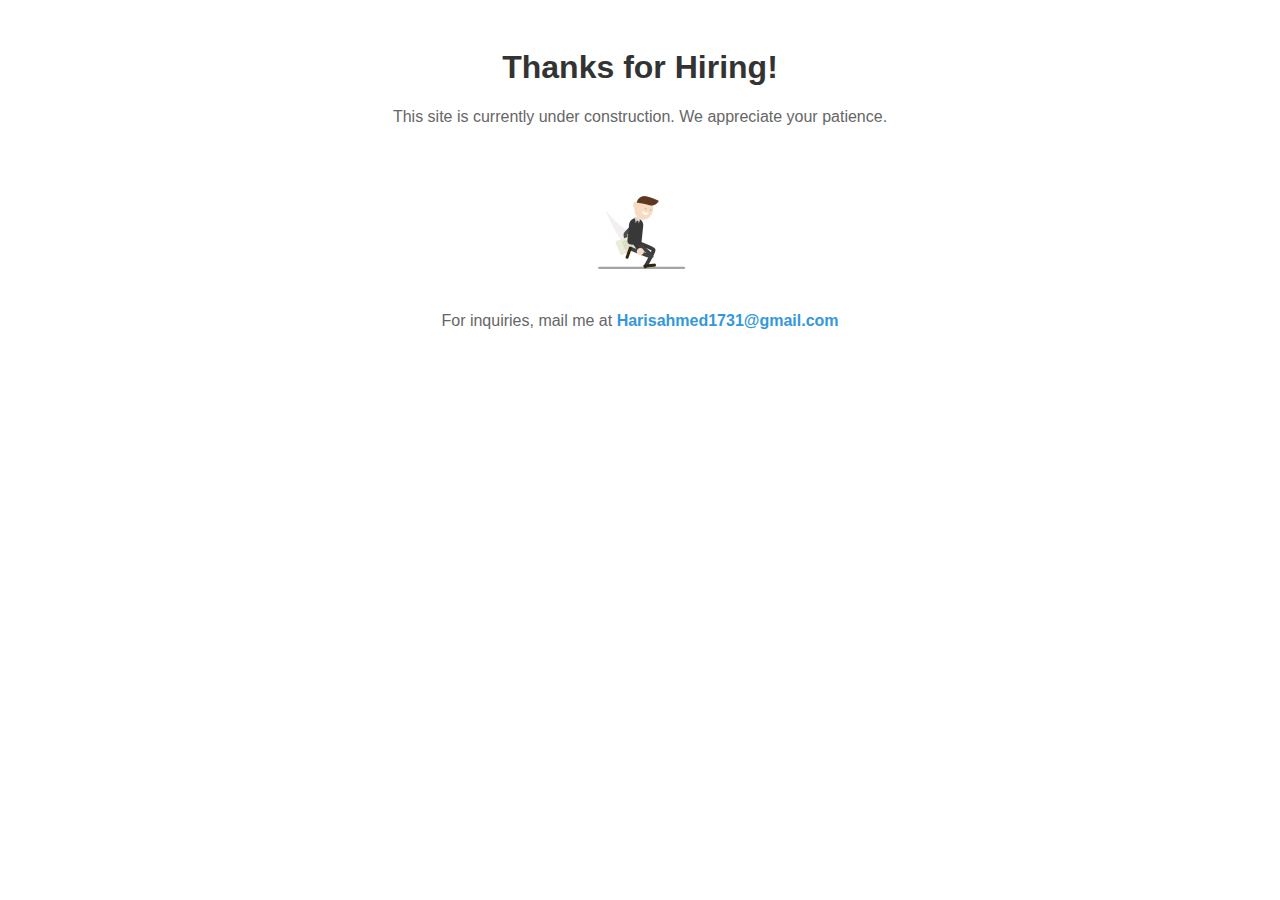
<file: new.html>
<!DOCTYPE html>
<html lang="en">
<head>
    <meta charset="UTF-8">
    <meta name="viewport" content="width=device-width, initial-scale=1.0">
    <title>Under Construction</title>
    <style>
        body {
            font-family: Arial, sans-serif;
            text-align: center;
            padding: 20px;
        }

        h1 {
            color: #333;
        }

        p {
            color: #666;
        }

        img {
            width: 200px; /* Adjust the size as needed */
            height: auto;
            animation: runAnimation 1s infinite alternate; /* Running animation */
        }

        @keyframes runAnimation {
            from {
                transform: translateX(0);
            }
            to {
                transform: translateX(50px); /* Adjust the distance the logo travels */
            }
        }

        a {
            color: #3498db; /* Blue color for the link, you can change it */
            text-decoration: none;
            font-weight: bold;
        }

        a:hover {
            text-decoration: underline;
        }
    </style>
</head>
<body>
    <h1>Thanks for Hiring!</h1>
    <p>This site is currently under construction. We appreciate your patience.</p>
    <img src="assets\imgs\Running.gif" alt="Running Man">
    <p>For inquiries, mail me at <a href="mailto:Harisahmed1731@gmail.com">Harisahmed1731@gmail.com</a></p>
</body>
</html>
</file>
<file: assets/vendors/themify-icons/css/themify-icons.css>
@font-face {
	font-family: 'themify';
	src:url("../fonts/themify.eot?-fvbane");
	src:url("../fonts/themify.eot?#iefix-fvbane") format("embedded-opentype"),
		url("../fonts/themify.woff?-fvbane") format("woff"),
		url("../fonts/themify.ttf?-fvbane") format("truetype"),
		url("../fonts/themify.svg?-fvbane#themify") format("svg");
	font-weight: normal;
	font-style: normal;
}

[class^="ti-"], [class*=" ti-"] {
	font-family: 'themify';
	speak: none;
	font-style: normal;
	font-weight: normal;
	font-variant: normal;
	text-transform: none;
	line-height: 1;

	/* Better Font Rendering =========== */
	-webkit-font-smoothing: antialiased;
	-moz-osx-font-smoothing: grayscale;
}

.ti-wand:before {
	content: "\e600";
}
.ti-volume:before {
	content: "\e601";
}
.ti-user:before {
	content: "\e602";
}
.ti-unlock:before {
	content: "\e603";
}
.ti-unlink:before {
	content: "\e604";
}
.ti-trash:before {
	content: "\e605";
}
.ti-thought:before {
	content: "\e606";
}
.ti-target:before {
	content: "\e607";
}
.ti-tag:before {
	content: "\e608";
}
.ti-tablet:before {
	content: "\e609";
}
.ti-star:before {
	content: "\e60a";
}
.ti-spray:before {
	content: "\e60b";
}
.ti-signal:before {
	content: "\e60c";
}
.ti-shopping-cart:before {
	content: "\e60d";
}
.ti-shopping-cart-full:before {
	content: "\e60e";
}
.ti-settings:before {
	content: "\e60f";
}
.ti-search:before {
	content: "\e610";
}
.ti-zoom-in:before {
	content: "\e611";
}
.ti-zoom-out:before {
	content: "\e612";
}
.ti-cut:before {
	content: "\e613";
}
.ti-ruler:before {
	content: "\e614";
}
.ti-ruler-pencil:before {
	content: "\e615";
}
.ti-ruler-alt:before {
	content: "\e616";
}
.ti-bookmark:before {
	content: "\e617";
}
.ti-bookmark-alt:before {
	content: "\e618";
}
.ti-reload:before {
	content: "\e619";
}
.ti-plus:before {
	content: "\e61a";
}
.ti-pin:before {
	content: "\e61b";
}
.ti-pencil:before {
	content: "\e61c";
}
.ti-pencil-alt:before {
	content: "\e61d";
}
.ti-paint-roller:before {
	content: "\e61e";
}
.ti-paint-bucket:before {
	content: "\e61f";
}
.ti-na:before {
	content: "\e620";
}
.ti-mobile:before {
	content: "\e621";
}
.ti-minus:before {
	content: "\e622";
}
.ti-medall:before {
	content: "\e623";
}
.ti-medall-alt:before {
	content: "\e624";
}
.ti-marker:before {
	content: "\e625";
}
.ti-marker-alt:before {
	content: "\e626";
}
.ti-arrow-up:before {
	content: "\e627";
}
.ti-arrow-right:before {
	content: "\e628";
}
.ti-arrow-left:before {
	content: "\e629";
}
.ti-arrow-down:before {
	content: "\e62a";
}
.ti-lock:before {
	content: "\e62b";
}
.ti-location-arrow:before {
	content: "\e62c";
}
.ti-link:before {
	content: "\e62d";
}
.ti-layout:before {
	content: "\e62e";
}
.ti-layers:before {
	content: "\e62f";
}
.ti-layers-alt:before {
	content: "\e630";
}
.ti-key:before {
	content: "\e631";
}
.ti-import:before {
	content: "\e632";
}
.ti-image:before {
	content: "\e633";
}
.ti-heart:before {
	content: "\e634";
}
.ti-heart-broken:before {
	content: "\e635";
}
.ti-hand-stop:before {
	content: "\e636";
}
.ti-hand-open:before {
	content: "\e637";
}
.ti-hand-drag:before {
	content: "\e638";
}
.ti-folder:before {
	content: "\e639";
}
.ti-flag:before {
	content: "\e63a";
}
.ti-flag-alt:before {
	content: "\e63b";
}
.ti-flag-alt-2:before {
	content: "\e63c";
}
.ti-eye:before {
	content: "\e63d";
}
.ti-export:before {
	content: "\e63e";
}
.ti-exchange-vertical:before {
	content: "\e63f";
}
.ti-desktop:before {
	content: "\e640";
}
.ti-cup:before {
	content: "\e641";
}
.ti-crown:before {
	content: "\e642";
}
.ti-comments:before {
	content: "\e643";
}
.ti-comment:before {
	content: "\e644";
}
.ti-comment-alt:before {
	content: "\e645";
}
.ti-close:before {
	content: "\e646";
}
.ti-clip:before {
	content: "\e647";
}
.ti-angle-up:before {
	content: "\e648";
}
.ti-angle-right:before {
	content: "\e649";
}
.ti-angle-left:before {
	content: "\e64a";
}
.ti-angle-down:before {
	content: "\e64b";
}
.ti-check:before {
	content: "\e64c";
}
.ti-check-box:before {
	content: "\e64d";
}
.ti-camera:before {
	content: "\e64e";
}
.ti-announcement:before {
	content: "\e64f";
}
.ti-brush:before {
	content: "\e650";
}
.ti-briefcase:before {
	content: "\e651";
}
.ti-bolt:before {
	content: "\e652";
}
.ti-bolt-alt:before {
	content: "\e653";
}
.ti-blackboard:before {
	content: "\e654";
}
.ti-bag:before {
	content: "\e655";
}
.ti-move:before {
	content: "\e656";
}
.ti-arrows-vertical:before {
	content: "\e657";
}
.ti-arrows-horizontal:before {
	content: "\e658";
}
.ti-fullscreen:before {
	content: "\e659";
}
.ti-arrow-top-right:before {
	content: "\e65a";
}
.ti-arrow-top-left:before {
	content: "\e65b";
}
.ti-arrow-circle-up:before {
	content: "\e65c";
}
.ti-arrow-circle-right:before {
	content: "\e65d";
}
.ti-arrow-circle-left:before {
	content: "\e65e";
}
.ti-arrow-circle-down:before {
	content: "\e65f";
}
.ti-angle-double-up:before {
	content: "\e660";
}
.ti-angle-double-right:before {
	content: "\e661";
}
.ti-angle-double-left:before {
	content: "\e662";
}
.ti-angle-double-down:before {
	content: "\e663";
}
.ti-zip:before {
	content: "\e664";
}
.ti-world:before {
	content: "\e665";
}
.ti-wheelchair:before {
	content: "\e666";
}
.ti-view-list:before {
	content: "\e667";
}
.ti-view-list-alt:before {
	content: "\e668";
}
.ti-view-grid:before {
	content: "\e669";
}
.ti-uppercase:before {
	content: "\e66a";
}
.ti-upload:before {
	content: "\e66b";
}
.ti-underline:before {
	content: "\e66c";
}
.ti-truck:before {
	content: "\e66d";
}
.ti-timer:before {
	content: "\e66e";
}
.ti-ticket:before {
	content: "\e66f";
}
.ti-thumb-up:before {
	content: "\e670";
}
.ti-thumb-down:before {
	content: "\e671";
}
.ti-text:before {
	content: "\e672";
}
.ti-stats-up:before {
	content: "\e673";
}
.ti-stats-down:before {
	content: "\e674";
}
.ti-split-v:before {
	content: "\e675";
}
.ti-split-h:before {
	content: "\e676";
}
.ti-smallcap:before {
	content: "\e677";
}
.ti-shine:before {
	content: "\e678";
}
.ti-shift-right:before {
	content: "\e679";
}
.ti-shift-left:before {
	content: "\e67a";
}
.ti-shield:before {
	content: "\e67b";
}
.ti-notepad:before {
	content: "\e67c";
}
.ti-server:before {
	content: "\e67d";
}
.ti-quote-right:before {
	content: "\e67e";
}
.ti-quote-left:before {
	content: "\e67f";
}
.ti-pulse:before {
	content: "\e680";
}
.ti-printer:before {
	content: "\e681";
}
.ti-power-off:before {
	content: "\e682";
}
.ti-plug:before {
	content: "\e683";
}
.ti-pie-chart:before {
	content: "\e684";
}
.ti-paragraph:before {
	content: "\e685";
}
.ti-panel:before {
	content: "\e686";
}
.ti-package:before {
	content: "\e687";
}
.ti-music:before {
	content: "\e688";
}
.ti-music-alt:before {
	content: "\e689";
}
.ti-mouse:before {
	content: "\e68a";
}
.ti-mouse-alt:before {
	content: "\e68b";
}
.ti-money:before {
	content: "\e68c";
}
.ti-microphone:before {
	content: "\e68d";
}
.ti-menu:before {
	content: "\e68e";
}
.ti-menu-alt:before {
	content: "\e68f";
}
.ti-map:before {
	content: "\e690";
}
.ti-map-alt:before {
	content: "\e691";
}
.ti-loop:before {
	content: "\e692";
}
.ti-location-pin:before {
	content: "\e693";
}
.ti-list:before {
	content: "\e694";
}
.ti-light-bulb:before {
	content: "\e695";
}
.ti-Italic:before {
	content: "\e696";
}
.ti-info:before {
	content: "\e697";
}
.ti-infinite:before {
	content: "\e698";
}
.ti-id-badge:before {
	content: "\e699";
}
.ti-hummer:before {
	content: "\e69a";
}
.ti-home:before {
	content: "\e69b";
}
.ti-help:before {
	content: "\e69c";
}
.ti-headphone:before {
	content: "\e69d";
}
.ti-harddrives:before {
	content: "\e69e";
}
.ti-harddrive:before {
	content: "\e69f";
}
.ti-gift:before {
	content: "\e6a0";
}
.ti-game:before {
	content: "\e6a1";
}
.ti-filter:before {
	content: "\e6a2";
}
.ti-files:before {
	content: "\e6a3";
}
.ti-file:before {
	content: "\e6a4";
}
.ti-eraser:before {
	content: "\e6a5";
}
.ti-envelope:before {
	content: "\e6a6";
}
.ti-download:before {
	content: "\e6a7";
}
.ti-direction:before {
	content: "\e6a8";
}
.ti-direction-alt:before {
	content: "\e6a9";
}
.ti-dashboard:before {
	content: "\e6aa";
}
.ti-control-stop:before {
	content: "\e6ab";
}
.ti-control-shuffle:before {
	content: "\e6ac";
}
.ti-control-play:before {
	content: "\e6ad";
}
.ti-control-pause:before {
	content: "\e6ae";
}
.ti-control-forward:before {
	content: "\e6af";
}
.ti-control-backward:before {
	content: "\e6b0";
}
.ti-cloud:before {
	content: "\e6b1";
}
.ti-cloud-up:before {
	content: "\e6b2";
}
.ti-cloud-down:before {
	content: "\e6b3";
}
.ti-clipboard:before {
	content: "\e6b4";
}
.ti-car:before {
	content: "\e6b5";
}
.ti-calendar:before {
	content: "\e6b6";
}
.ti-book:before {
	content: "\e6b7";
}
.ti-bell:before {
	content: "\e6b8";
}
.ti-basketball:before {
	content: "\e6b9";
}
.ti-bar-chart:before {
	content: "\e6ba";
}
.ti-bar-chart-alt:before {
	content: "\e6bb";
}
.ti-back-right:before {
	content: "\e6bc";
}
.ti-back-left:before {
	content: "\e6bd";
}
.ti-arrows-corner:before {
	content: "\e6be";
}
.ti-archive:before {
	content: "\e6bf";
}
.ti-anchor:before {
	content: "\e6c0";
}
.ti-align-right:before {
	content: "\e6c1";
}
.ti-align-left:before {
	content: "\e6c2";
}
.ti-align-justify:before {
	content: "\e6c3";
}
.ti-align-center:before {
	content: "\e6c4";
}
.ti-alert:before {
	content: "\e6c5";
}
.ti-alarm-clock:before {
	content: "\e6c6";
}
.ti-agenda:before {
	content: "\e6c7";
}
.ti-write:before {
	content: "\e6c8";
}
.ti-window:before {
	content: "\e6c9";
}
.ti-widgetized:before {
	content: "\e6ca";
}
.ti-widget:before {
	content: "\e6cb";
}
.ti-widget-alt:before {
	content: "\e6cc";
}
.ti-wallet:before {
	content: "\e6cd";
}
.ti-video-clapper:before {
	content: "\e6ce";
}
.ti-video-camera:before {
	content: "\e6cf";
}
.ti-vector:before {
	content: "\e6d0";
}
.ti-themify-logo:before {
	content: "\e6d1";
}
.ti-themify-favicon:before {
	content: "\e6d2";
}
.ti-themify-favicon-alt:before {
	content: "\e6d3";
}
.ti-support:before {
	content: "\e6d4";
}
.ti-stamp:before {
	content: "\e6d5";
}
.ti-split-v-alt:before {
	content: "\e6d6";
}
.ti-slice:before {
	content: "\e6d7";
}
.ti-shortcode:before {
	content: "\e6d8";
}
.ti-shift-right-alt:before {
	content: "\e6d9";
}
.ti-shift-left-alt:before {
	content: "\e6da";
}
.ti-ruler-alt-2:before {
	content: "\e6db";
}
.ti-receipt:before {
	content: "\e6dc";
}
.ti-pin2:before {
	content: "\e6dd";
}
.ti-pin-alt:before {
	content: "\e6de";
}
.ti-pencil-alt2:before {
	content: "\e6df";
}
.ti-palette:before {
	content: "\e6e0";
}
.ti-more:before {
	content: "\e6e1";
}
.ti-more-alt:before {
	content: "\e6e2";
}
.ti-microphone-alt:before {
	content: "\e6e3";
}
.ti-magnet:before {
	content: "\e6e4";
}
.ti-line-double:before {
	content: "\e6e5";
}
.ti-line-dotted:before {
	content: "\e6e6";
}
.ti-line-dashed:before {
	content: "\e6e7";
}
.ti-layout-width-full:before {
	content: "\e6e8";
}
.ti-layout-width-default:before {
	content: "\e6e9";
}
.ti-layout-width-default-alt:before {
	content: "\e6ea";
}
.ti-layout-tab:before {
	content: "\e6eb";
}
.ti-layout-tab-window:before {
	content: "\e6ec";
}
.ti-layout-tab-v:before {
	content: "\e6ed";
}
.ti-layout-tab-min:before {
	content: "\e6ee";
}
.ti-layout-slider:before {
	content: "\e6ef";
}
.ti-layout-slider-alt:before {
	content: "\e6f0";
}
.ti-layout-sidebar-right:before {
	content: "\e6f1";
}
.ti-layout-sidebar-none:before {
	content: "\e6f2";
}
.ti-layout-sidebar-left:before {
	content: "\e6f3";
}
.ti-layout-placeholder:before {
	content: "\e6f4";
}
.ti-layout-menu:before {
	content: "\e6f5";
}
.ti-layout-menu-v:before {
	content: "\e6f6";
}
.ti-layout-menu-separated:before {
	content: "\e6f7";
}
.ti-layout-menu-full:before {
	content: "\e6f8";
}
.ti-layout-media-right-alt:before {
	content: "\e6f9";
}
.ti-layout-media-right:before {
	content: "\e6fa";
}
.ti-layout-media-overlay:before {
	content: "\e6fb";
}
.ti-layout-media-overlay-alt:before {
	content: "\e6fc";
}
.ti-layout-media-overlay-alt-2:before {
	content: "\e6fd";
}
.ti-layout-media-left-alt:before {
	content: "\e6fe";
}
.ti-layout-media-left:before {
	content: "\e6ff";
}
.ti-layout-media-center-alt:before {
	content: "\e700";
}
.ti-layout-media-center:before {
	content: "\e701";
}
.ti-layout-list-thumb:before {
	content: "\e702";
}
.ti-layout-list-thumb-alt:before {
	content: "\e703";
}
.ti-layout-list-post:before {
	content: "\e704";
}
.ti-layout-list-large-image:before {
	content: "\e705";
}
.ti-layout-line-solid:before {
	content: "\e706";
}
.ti-layout-grid4:before {
	content: "\e707";
}
.ti-layout-grid3:before {
	content: "\e708";
}
.ti-layout-grid2:before {
	content: "\e709";
}
.ti-layout-grid2-thumb:before {
	content: "\e70a";
}
.ti-layout-cta-right:before {
	content: "\e70b";
}
.ti-layout-cta-left:before {
	content: "\e70c";
}
.ti-layout-cta-center:before {
	content: "\e70d";
}
.ti-layout-cta-btn-right:before {
	content: "\e70e";
}
.ti-layout-cta-btn-left:before {
	content: "\e70f";
}
.ti-layout-column4:before {
	content: "\e710";
}
.ti-layout-column3:before {
	content: "\e711";
}
.ti-layout-column2:before {
	content: "\e712";
}
.ti-layout-accordion-separated:before {
	content: "\e713";
}
.ti-layout-accordion-merged:before {
	content: "\e714";
}
.ti-layout-accordion-list:before {
	content: "\e715";
}
.ti-ink-pen:before {
	content: "\e716";
}
.ti-info-alt:before {
	content: "\e717";
}
.ti-help-alt:before {
	content: "\e718";
}
.ti-headphone-alt:before {
	content: "\e719";
}
.ti-hand-point-up:before {
	content: "\e71a";
}
.ti-hand-point-right:before {
	content: "\e71b";
}
.ti-hand-point-left:before {
	content: "\e71c";
}
.ti-hand-point-down:before {
	content: "\e71d";
}
.ti-gallery:before {
	content: "\e71e";
}
.ti-face-smile:before {
	content: "\e71f";
}
.ti-face-sad:before {
	content: "\e720";
}
.ti-credit-card:before {
	content: "\e721";
}
.ti-control-skip-forward:before {
	content: "\e722";
}
.ti-control-skip-backward:before {
	content: "\e723";
}
.ti-control-record:before {
	content: "\e724";
}
.ti-control-eject:before {
	content: "\e725";
}
.ti-comments-smiley:before {
	content: "\e726";
}
.ti-brush-alt:before {
	content: "\e727";
}
.ti-youtube:before {
	content: "\e728";
}
.ti-vimeo:before {
	content: "\e729";
}
.ti-twitter:before {
	content: "\e72a";
}
.ti-time:before {
	content: "\e72b";
}
.ti-tumblr:before {
	content: "\e72c";
}
.ti-skype:before {
	content: "\e72d";
}
.ti-share:before {
	content: "\e72e";
}
.ti-share-alt:before {
	content: "\e72f";
}
.ti-rocket:before {
	content: "\e730";
}
.ti-pinterest:before {
	content: "\e731";
}
.ti-new-window:before {
	content: "\e732";
}
.ti-microsoft:before {
	content: "\e733";
}
.ti-list-ol:before {
	content: "\e734";
}
.ti-linkedin:before {
	content: "\e735";
}
.ti-layout-sidebar-2:before {
	content: "\e736";
}
.ti-layout-grid4-alt:before {
	content: "\e737";
}
.ti-layout-grid3-alt:before {
	content: "\e738";
}
.ti-layout-grid2-alt:before {
	content: "\e739";
}
.ti-layout-column4-alt:before {
	content: "\e73a";
}
.ti-layout-column3-alt:before {
	content: "\e73b";
}
.ti-layout-column2-alt:before {
	content: "\e73c";
}
.ti-instagram:before {
	content: "\e73d";
}
.ti-google:before {
	content: "\e73e";
}
.ti-github:before {
	content: "\e73f";
}
.ti-flickr:before {
	content: "\e740";
}
.ti-facebook:before {
	content: "\e741";
}
.ti-dropbox:before {
	content: "\e742";
}
.ti-dribbble:before {
	content: "\e743";
}
.ti-apple:before {
	content: "\e744";
}
.ti-android:before {
	content: "\e745";
}
.ti-save:before {
	content: "\e746";
}
.ti-save-alt:before {
	content: "\e747";
}
.ti-yahoo:before {
	content: "\e748";
}
.ti-wordpress:before {
	content: "\e749";
}
.ti-vimeo-alt:before {
	content: "\e74a";
}
.ti-twitter-alt:before {
	content: "\e74b";
}
.ti-tumblr-alt:before {
	content: "\e74c";
}
.ti-trello:before {
	content: "\e74d";
}
.ti-stack-overflow:before {
	content: "\e74e";
}
.ti-soundcloud:before {
	content: "\e74f";
}
.ti-sharethis:before {
	content: "\e750";
}
.ti-sharethis-alt:before {
	content: "\e751";
}
.ti-reddit:before {
	content: "\e752";
}
.ti-pinterest-alt:before {
	content: "\e753";
}
.ti-microsoft-alt:before {
	content: "\e754";
}
.ti-linux:before {
	content: "\e755";
}
.ti-jsfiddle:before {
	content: "\e756";
}
.ti-joomla:before {
	content: "\e757";
}
.ti-html5:before {
	content: "\e758";
}
.ti-flickr-alt:before {
	content: "\e759";
}
.ti-email:before {
	content: "\e75a";
}
.ti-drupal:before {
	content: "\e75b";
}
.ti-dropbox-alt:before {
	content: "\e75c";
}
.ti-css3:before {
	content: "\e75d";
}
.ti-rss:before {
	content: "\e75e";
}
.ti-rss-alt:before {
	content: "\e75f";
}
</file>
<file: assets/css/meyawo.css>
@charset "UTF-8";
/*!
=========================================================
* Meyawo Landing page
=========================================================

* Copyright: 2019 DevCRUD (https://devcrud.com)
* Licensed: (https://devcrud.com/licenses)
* Coded by www.devcrud.com

=========================================================

* The above copyright notice and this permission notice shall be included in all copies or substantial portions of the Software.
*/
@import url("https://fonts.googleapis.com/css?family=Baloo+Paaji|Open+Sans:300,300i,400,400i,600,600i,700,700i");
:root {
  --blue: #1e549f;
  --indigo: #695aa6;
  --purple: #6f42c1;
  --pink: #e83e8c;
  --red: #ec185d;
  --orange: #ff6d02;
  --yellow: #ffc107;
  --green: #1bb74f;
  --teal: #20c997;
  --cyan: #17a2b8;
  --white: #fff;
  --gray: #6c757d;
  --gray-dark: #393e46;
  --primary: #695aa6;
  --secondary: #393e46;
  --success: #1bb74f;
  --info: #17a2b8;
  --warning: #ff6d02;
  --danger: #ec185d;
  --light: #f8f9fa;
  --dark: #212529;
  --breakpoint-xs: 0;
  --breakpoint-sm: 576px;
  --breakpoint-md: 768px;
  --breakpoint-lg: 992px;
  --breakpoint-xl: 1200px;
  --font-family-sans-serif: "Open Sans", sans-serif;
  --font-family-monospace: SFMono-Regular, Menlo, Monaco, Consolas, "Liberation Mono", "Courier New", monospace;
}

*,
*::before,
*::after {
  box-sizing: border-box;
}

html {
  font-family: sans-serif;
  line-height: 1.15;
  -webkit-text-size-adjust: 100%;
  -webkit-tap-highlight-color: rgba(0, 0, 0, 0);
}

article, aside, figcaption, figure, footer, header, hgroup, main, nav, section {
  display: block;
}

body {
  margin: 0;
  font-family: "Open Sans", sans-serif;
  font-size: 1rem;
  font-weight: 400;
  line-height: 1.5;
  color: #212529;
  text-align: left;
  background-color: #fff;
}

[tabindex="-1"]:focus {
  outline: 0 !important;
}

hr {
  box-sizing: content-box;
  height: 0;
  overflow: visible;
}

h1, h2, h3, h4, h5, h6 {
  margin-top: 0;
  margin-bottom: 0.5rem;
}

p {
  margin-top: 0;
  margin-bottom: 1rem;
}

abbr[title],
abbr[data-original-title] {
  text-decoration: underline;
  -webkit-text-decoration: underline dotted;
          text-decoration: underline dotted;
  cursor: help;
  border-bottom: 0;
  -webkit-text-decoration-skip-ink: none;
          text-decoration-skip-ink: none;
}

address {
  margin-bottom: 1rem;
  font-style: normal;
  line-height: inherit;
}

ol,
ul,
dl {
  margin-top: 0;
  margin-bottom: 1rem;
}

ol ol,
ul ul,
ol ul,
ul ol {
  margin-bottom: 0;
}

dt {
  font-weight: 700;
}

dd {
  margin-bottom: .5rem;
  margin-left: 0;
}

blockquote {
  margin: 0 0 1rem;
}

b,
strong {
  font-weight: bolder;
}

small {
  font-size: 80%;
}

sub,
sup {
  position: relative;
  font-size: 75%;
  line-height: 0;
  vertical-align: baseline;
}

sub {
  bottom: -.25em;
}

sup {
  top: -.5em;
}

a {
  color: #695aa6;
  text-decoration: none;
  background-color: transparent;
}

a:hover {
  color: #493f75;
  text-decoration: none;
}

a:not([href]):not([tabindex]) {
  color: inherit;
  text-decoration: none;
}

a:not([href]):not([tabindex]):hover, a:not([href]):not([tabindex]):focus {
  color: inherit;
  text-decoration: none;
}

a:not([href]):not([tabindex]):focus {
  outline: 0;
}

pre,
code,
kbd,
samp {
  font-family: SFMono-Regular, Menlo, Monaco, Consolas, "Liberation Mono", "Courier New", monospace;
  font-size: 1em;
}

pre {
  margin-top: 0;
  margin-bottom: 1rem;
  overflow: auto;
}

figure {
  margin: 0 0 1rem;
}

img {
  vertical-align: middle;
  border-style: none;
}

svg {
  overflow: hidden;
  vertical-align: middle;
}

table {
  border-collapse: collapse;
}

caption {
  padding-top: 0.75rem;
  padding-bottom: 0.75rem;
  color: #6c757d;
  text-align: left;
  caption-side: bottom;
}

th {
  text-align: inherit;
}

label {
  display: inline-block;
  margin-bottom: 0.5rem;
}

button {
  border-radius: 0;
}

button:focus {
  outline: 1px dotted;
  outline: 5px auto -webkit-focus-ring-color;
}

input,
button,
select,
optgroup,
textarea {
  margin: 0;
  font-family: inherit;
  font-size: inherit;
  line-height: inherit;
}

button,
input {
  overflow: visible;
}

button,
select {
  text-transform: none;
}

select {
  word-wrap: normal;
}

button,
[type="button"],
[type="reset"],
[type="submit"] {
  -webkit-appearance: button;
}

button:not(:disabled),
[type="button"]:not(:disabled),
[type="reset"]:not(:disabled),
[type="submit"]:not(:disabled) {
  cursor: pointer;
}

button::-moz-focus-inner,
[type="button"]::-moz-focus-inner,
[type="reset"]::-moz-focus-inner,
[type="submit"]::-moz-focus-inner {
  padding: 0;
  border-style: none;
}

input[type="radio"],
input[type="checkbox"] {
  box-sizing: border-box;
  padding: 0;
}

input[type="date"],
input[type="time"],
input[type="datetime-local"],
input[type="month"] {
  -webkit-appearance: listbox;
}

textarea {
  overflow: auto;
  resize: vertical;
}

fieldset {
  min-width: 0;
  padding: 0;
  margin: 0;
  border: 0;
}

legend {
  display: block;
  width: 100%;
  max-width: 100%;
  padding: 0;
  margin-bottom: .5rem;
  font-size: 1.5rem;
  line-height: inherit;
  color: inherit;
  white-space: normal;
}

progress {
  vertical-align: baseline;
}

[type="number"]::-webkit-inner-spin-button,
[type="number"]::-webkit-outer-spin-button {
  height: auto;
}

[type="search"] {
  outline-offset: -2px;
  -webkit-appearance: none;
}

[type="search"]::-webkit-search-decoration {
  -webkit-appearance: none;
}

::-webkit-file-upload-button {
  font: inherit;
  -webkit-appearance: button;
}

output {
  display: inline-block;
}

summary {
  display: list-item;
  cursor: pointer;
}

template {
  display: none;
}

[hidden] {
  display: none !important;
}

h1, h2, h3, h4, h5, h6,
.h1, .h2, .h3, .h4, .h5, .h6 {
  margin-bottom: 0.5rem;
  font-weight: 500;
  line-height: 1.2;
}

h1, .h1 {
  font-size: 2.5rem;
}

h2, .h2 {
  font-size: 2rem;
}

h3, .h3 {
  font-size: 1.75rem;
}

h4, .h4 {
  font-size: 1.5rem;
}

h5, .h5 {
  font-size: 1.25rem;
}

h6, .h6 {
  font-size: 1rem;
}

.lead {
  font-size: 1.25rem;
  font-weight: 300;
}

.display-1 {
  font-size: 6rem;
  font-weight: 300;
  line-height: 1.2;
}

.display-2 {
  font-size: 5.5rem;
  font-weight: 300;
  line-height: 1.2;
}

.display-3 {
  font-size: 4.5rem;
  font-weight: 300;
  line-height: 1.2;
}

.display-4 {
  font-size: 3.5rem;
  font-weight: 300;
  line-height: 1.2;
}

hr {
  margin-top: 1rem;
  margin-bottom: 1rem;
  border: 0;
  border-top: 1px solid rgba(0, 0, 0, 0.1);
}

small,
.small {
  font-size: 80%;
  font-weight: 400;
}

mark,
.mark {
  padding: 0.2em;
  background-color: #fcf8e3;
}

.list-unstyled {
  padding-left: 0;
  list-style: none;
}

.list-inline {
  padding-left: 0;
  list-style: none;
}

.list-inline-item {
  display: inline-block;
}

.list-inline-item:not(:last-child) {
  margin-right: 0.5rem;
}

.initialism {
  font-size: 90%;
  text-transform: uppercase;
}

.blockquote {
  margin-bottom: 1rem;
  font-size: 1.25rem;
}

.blockquote-footer {
  display: block;
  font-size: 80%;
  color: #6c757d;
}

.blockquote-footer::before {
  content: "\2014\00A0";
}

.img-fluid {
  max-width: 100%;
  height: auto;
}

.img-thumbnail {
  padding: 0.25rem;
  background-color: #fff;
  border: 1px solid #dee2e6;
  border-radius: 0.25rem;
  max-width: 100%;
  height: auto;
}

.figure {
  display: inline-block;
}

.figure-img {
  margin-bottom: 0.5rem;
  line-height: 1;
}

.figure-caption {
  font-size: 90%;
  color: #6c757d;
}

code {
  font-size: 87.5%;
  color: #e83e8c;
  word-break: break-word;
}

a > code {
  color: inherit;
}

kbd {
  padding: 0.2rem 0.4rem;
  font-size: 87.5%;
  color: #fff;
  background-color: #212529;
  border-radius: 0.2rem;
}

kbd kbd {
  padding: 0;
  font-size: 100%;
  font-weight: 700;
}

pre {
  display: block;
  font-size: 87.5%;
  color: #212529;
}

pre code {
  font-size: inherit;
  color: inherit;
  word-break: normal;
}

.pre-scrollable {
  max-height: 340px;
  overflow-y: scroll;
}

.container {
  width: 100%;
  padding-right: 15px;
  padding-left: 15px;
  margin-right: auto;
  margin-left: auto;
}

@media (min-width: 576px) {
  .container {
    max-width: 540px;
  }
}

@media (min-width: 768px) {
  .container {
    max-width: 720px;
  }
}

@media (min-width: 992px) {
  .container {
    max-width: 960px;
  }
}

@media (min-width: 1200px) {
  .container {
    max-width: 1140px;
  }
}

.container-fluid {
  width: 100%;
  padding-right: 15px;
  padding-left: 15px;
  margin-right: auto;
  margin-left: auto;
}

.row {
  display: -webkit-box;
  display: -webkit-flex;
  display: -ms-flexbox;
  display: flex;
  -webkit-flex-wrap: wrap;
      -ms-flex-wrap: wrap;
          flex-wrap: wrap;
  margin-right: -15px;
  margin-left: -15px;
}

.no-gutters {
  margin-right: 0;
  margin-left: 0;
}

.no-gutters > .col,
.no-gutters > [class*="col-"] {
  padding-right: 0;
  padding-left: 0;
}

.col-1, .col-2, .col-3, .col-4, .col-5, .col-6, .col-7, .col-8, .col-9, .col-10, .col-11, .col-12, .col,
.col-auto, .col-sm-1, .col-sm-2, .col-sm-3, .col-sm-4, .col-sm-5, .col-sm-6, .col-sm-7, .col-sm-8, .col-sm-9, .col-sm-10, .col-sm-11, .col-sm-12, .col-sm,
.col-sm-auto, .col-md-1, .col-md-2, .col-md-3, .col-md-4, .col-md-5, .col-md-6, .col-md-7, .col-md-8, .col-md-9, .col-md-10, .col-md-11, .col-md-12, .col-md,
.col-md-auto, .col-lg-1, .col-lg-2, .col-lg-3, .col-lg-4, .col-lg-5, .col-lg-6, .col-lg-7, .col-lg-8, .col-lg-9, .col-lg-10, .col-lg-11, .col-lg-12, .col-lg,
.col-lg-auto, .col-xl-1, .col-xl-2, .col-xl-3, .col-xl-4, .col-xl-5, .col-xl-6, .col-xl-7, .col-xl-8, .col-xl-9, .col-xl-10, .col-xl-11, .col-xl-12, .col-xl,
.col-xl-auto {
  position: relative;
  width: 100%;
  padding-right: 15px;
  padding-left: 15px;
}

.col {
  -webkit-flex-basis: 0;
      -ms-flex-preferred-size: 0;
          flex-basis: 0;
  -webkit-box-flex: 1;
  -webkit-flex-grow: 1;
      -ms-flex-positive: 1;
          flex-grow: 1;
  max-width: 100%;
}

.col-auto {
  -webkit-box-flex: 0;
  -webkit-flex: 0 0 auto;
      -ms-flex: 0 0 auto;
          flex: 0 0 auto;
  width: auto;
  max-width: 100%;
}

.col-1 {
  -webkit-box-flex: 0;
  -webkit-flex: 0 0 8.33333%;
      -ms-flex: 0 0 8.33333%;
          flex: 0 0 8.33333%;
  max-width: 8.33333%;
}

.col-2 {
  -webkit-box-flex: 0;
  -webkit-flex: 0 0 16.66667%;
      -ms-flex: 0 0 16.66667%;
          flex: 0 0 16.66667%;
  max-width: 16.66667%;
}

.col-3 {
  -webkit-box-flex: 0;
  -webkit-flex: 0 0 25%;
      -ms-flex: 0 0 25%;
          flex: 0 0 25%;
  max-width: 25%;
}

.col-4 {
  -webkit-box-flex: 0;
  -webkit-flex: 0 0 33.33333%;
      -ms-flex: 0 0 33.33333%;
          flex: 0 0 33.33333%;
  max-width: 33.33333%;
}

.col-5 {
  -webkit-box-flex: 0;
  -webkit-flex: 0 0 41.66667%;
      -ms-flex: 0 0 41.66667%;
          flex: 0 0 41.66667%;
  max-width: 41.66667%;
}

.col-6 {
  -webkit-box-flex: 0;
  -webkit-flex: 0 0 50%;
      -ms-flex: 0 0 50%;
          flex: 0 0 50%;
  max-width: 50%;
}

.col-7 {
  -webkit-box-flex: 0;
  -webkit-flex: 0 0 58.33333%;
      -ms-flex: 0 0 58.33333%;
          flex: 0 0 58.33333%;
  max-width: 58.33333%;
}

.col-8 {
  -webkit-box-flex: 0;
  -webkit-flex: 0 0 66.66667%;
      -ms-flex: 0 0 66.66667%;
          flex: 0 0 66.66667%;
  max-width: 66.66667%;
}

.col-9 {
  -webkit-box-flex: 0;
  -webkit-flex: 0 0 75%;
      -ms-flex: 0 0 75%;
          flex: 0 0 75%;
  max-width: 75%;
}

.col-10 {
  -webkit-box-flex: 0;
  -webkit-flex: 0 0 83.33333%;
      -ms-flex: 0 0 83.33333%;
          flex: 0 0 83.33333%;
  max-width: 83.33333%;
}

.col-11 {
  -webkit-box-flex: 0;
  -webkit-flex: 0 0 91.66667%;
      -ms-flex: 0 0 91.66667%;
          flex: 0 0 91.66667%;
  max-width: 91.66667%;
}

.col-12 {
  -webkit-box-flex: 0;
  -webkit-flex: 0 0 100%;
      -ms-flex: 0 0 100%;
          flex: 0 0 100%;
  max-width: 100%;
}

.order-first {
  -webkit-box-ordinal-group: 0;
  -webkit-order: -1;
      -ms-flex-order: -1;
          order: -1;
}

.order-last {
  -webkit-box-ordinal-group: 14;
  -webkit-order: 13;
      -ms-flex-order: 13;
          order: 13;
}

.order-0 {
  -webkit-box-ordinal-group: 1;
  -webkit-order: 0;
      -ms-flex-order: 0;
          order: 0;
}

.order-1 {
  -webkit-box-ordinal-group: 2;
  -webkit-order: 1;
      -ms-flex-order: 1;
          order: 1;
}

.order-2 {
  -webkit-box-ordinal-group: 3;
  -webkit-order: 2;
      -ms-flex-order: 2;
          order: 2;
}

.order-3 {
  -webkit-box-ordinal-group: 4;
  -webkit-order: 3;
      -ms-flex-order: 3;
          order: 3;
}

.order-4 {
  -webkit-box-ordinal-group: 5;
  -webkit-order: 4;
      -ms-flex-order: 4;
          order: 4;
}

.order-5 {
  -webkit-box-ordinal-group: 6;
  -webkit-order: 5;
      -ms-flex-order: 5;
          order: 5;
}

.order-6 {
  -webkit-box-ordinal-group: 7;
  -webkit-order: 6;
      -ms-flex-order: 6;
          order: 6;
}

.order-7 {
  -webkit-box-ordinal-group: 8;
  -webkit-order: 7;
      -ms-flex-order: 7;
          order: 7;
}

.order-8 {
  -webkit-box-ordinal-group: 9;
  -webkit-order: 8;
      -ms-flex-order: 8;
          order: 8;
}

.order-9 {
  -webkit-box-ordinal-group: 10;
  -webkit-order: 9;
      -ms-flex-order: 9;
          order: 9;
}

.order-10 {
  -webkit-box-ordinal-group: 11;
  -webkit-order: 10;
      -ms-flex-order: 10;
          order: 10;
}

.order-11 {
  -webkit-box-ordinal-group: 12;
  -webkit-order: 11;
      -ms-flex-order: 11;
          order: 11;
}

.order-12 {
  -webkit-box-ordinal-group: 13;
  -webkit-order: 12;
      -ms-flex-order: 12;
          order: 12;
}

.offset-1 {
  margin-left: 8.33333%;
}

.offset-2 {
  margin-left: 16.66667%;
}

.offset-3 {
  margin-left: 25%;
}

.offset-4 {
  margin-left: 33.33333%;
}

.offset-5 {
  margin-left: 41.66667%;
}

.offset-6 {
  margin-left: 50%;
}

.offset-7 {
  margin-left: 58.33333%;
}

.offset-8 {
  margin-left: 66.66667%;
}

.offset-9 {
  margin-left: 75%;
}

.offset-10 {
  margin-left: 83.33333%;
}

.offset-11 {
  margin-left: 91.66667%;
}

@media (min-width: 576px) {
  .col-sm {
    -webkit-flex-basis: 0;
        -ms-flex-preferred-size: 0;
            flex-basis: 0;
    -webkit-box-flex: 1;
    -webkit-flex-grow: 1;
        -ms-flex-positive: 1;
            flex-grow: 1;
    max-width: 100%;
  }
  .col-sm-auto {
    -webkit-box-flex: 0;
    -webkit-flex: 0 0 auto;
        -ms-flex: 0 0 auto;
            flex: 0 0 auto;
    width: auto;
    max-width: 100%;
  }
  .col-sm-1 {
    -webkit-box-flex: 0;
    -webkit-flex: 0 0 8.33333%;
        -ms-flex: 0 0 8.33333%;
            flex: 0 0 8.33333%;
    max-width: 8.33333%;
  }
  .col-sm-2 {
    -webkit-box-flex: 0;
    -webkit-flex: 0 0 16.66667%;
        -ms-flex: 0 0 16.66667%;
            flex: 0 0 16.66667%;
    max-width: 16.66667%;
  }
  .col-sm-3 {
    -webkit-box-flex: 0;
    -webkit-flex: 0 0 25%;
        -ms-flex: 0 0 25%;
            flex: 0 0 25%;
    max-width: 25%;
  }
  .col-sm-4 {
    -webkit-box-flex: 0;
    -webkit-flex: 0 0 33.33333%;
        -ms-flex: 0 0 33.33333%;
            flex: 0 0 33.33333%;
    max-width: 33.33333%;
  }
  .col-sm-5 {
    -webkit-box-flex: 0;
    -webkit-flex: 0 0 41.66667%;
        -ms-flex: 0 0 41.66667%;
            flex: 0 0 41.66667%;
    max-width: 41.66667%;
  }
  .col-sm-6 {
    -webkit-box-flex: 0;
    -webkit-flex: 0 0 50%;
        -ms-flex: 0 0 50%;
            flex: 0 0 50%;
    max-width: 50%;
  }
  .col-sm-7 {
    -webkit-box-flex: 0;
    -webkit-flex: 0 0 58.33333%;
        -ms-flex: 0 0 58.33333%;
            flex: 0 0 58.33333%;
    max-width: 58.33333%;
  }
  .col-sm-8 {
    -webkit-box-flex: 0;
    -webkit-flex: 0 0 66.66667%;
        -ms-flex: 0 0 66.66667%;
            flex: 0 0 66.66667%;
    max-width: 66.66667%;
  }
  .col-sm-9 {
    -webkit-box-flex: 0;
    -webkit-flex: 0 0 75%;
        -ms-flex: 0 0 75%;
            flex: 0 0 75%;
    max-width: 75%;
  }
  .col-sm-10 {
    -webkit-box-flex: 0;
    -webkit-flex: 0 0 83.33333%;
        -ms-flex: 0 0 83.33333%;
            flex: 0 0 83.33333%;
    max-width: 83.33333%;
  }
  .col-sm-11 {
    -webkit-box-flex: 0;
    -webkit-flex: 0 0 91.66667%;
        -ms-flex: 0 0 91.66667%;
            flex: 0 0 91.66667%;
    max-width: 91.66667%;
  }
  .col-sm-12 {
    -webkit-box-flex: 0;
    -webkit-flex: 0 0 100%;
        -ms-flex: 0 0 100%;
            flex: 0 0 100%;
    max-width: 100%;
  }
  .order-sm-first {
    -webkit-box-ordinal-group: 0;
    -webkit-order: -1;
        -ms-flex-order: -1;
            order: -1;
  }
  .order-sm-last {
    -webkit-box-ordinal-group: 14;
    -webkit-order: 13;
        -ms-flex-order: 13;
            order: 13;
  }
  .order-sm-0 {
    -webkit-box-ordinal-group: 1;
    -webkit-order: 0;
        -ms-flex-order: 0;
            order: 0;
  }
  .order-sm-1 {
    -webkit-box-ordinal-group: 2;
    -webkit-order: 1;
        -ms-flex-order: 1;
            order: 1;
  }
  .order-sm-2 {
    -webkit-box-ordinal-group: 3;
    -webkit-order: 2;
        -ms-flex-order: 2;
            order: 2;
  }
  .order-sm-3 {
    -webkit-box-ordinal-group: 4;
    -webkit-order: 3;
        -ms-flex-order: 3;
            order: 3;
  }
  .order-sm-4 {
    -webkit-box-ordinal-group: 5;
    -webkit-order: 4;
        -ms-flex-order: 4;
            order: 4;
  }
  .order-sm-5 {
    -webkit-box-ordinal-group: 6;
    -webkit-order: 5;
        -ms-flex-order: 5;
            order: 5;
  }
  .order-sm-6 {
    -webkit-box-ordinal-group: 7;
    -webkit-order: 6;
        -ms-flex-order: 6;
            order: 6;
  }
  .order-sm-7 {
    -webkit-box-ordinal-group: 8;
    -webkit-order: 7;
        -ms-flex-order: 7;
            order: 7;
  }
  .order-sm-8 {
    -webkit-box-ordinal-group: 9;
    -webkit-order: 8;
        -ms-flex-order: 8;
            order: 8;
  }
  .order-sm-9 {
    -webkit-box-ordinal-group: 10;
    -webkit-order: 9;
        -ms-flex-order: 9;
            order: 9;
  }
  .order-sm-10 {
    -webkit-box-ordinal-group: 11;
    -webkit-order: 10;
        -ms-flex-order: 10;
            order: 10;
  }
  .order-sm-11 {
    -webkit-box-ordinal-group: 12;
    -webkit-order: 11;
        -ms-flex-order: 11;
            order: 11;
  }
  .order-sm-12 {
    -webkit-box-ordinal-group: 13;
    -webkit-order: 12;
        -ms-flex-order: 12;
            order: 12;
  }
  .offset-sm-0 {
    margin-left: 0;
  }
  .offset-sm-1 {
    margin-left: 8.33333%;
  }
  .offset-sm-2 {
    margin-left: 16.66667%;
  }
  .offset-sm-3 {
    margin-left: 25%;
  }
  .offset-sm-4 {
    margin-left: 33.33333%;
  }
  .offset-sm-5 {
    margin-left: 41.66667%;
  }
  .offset-sm-6 {
    margin-left: 50%;
  }
  .offset-sm-7 {
    margin-left: 58.33333%;
  }
  .offset-sm-8 {
    margin-left: 66.66667%;
  }
  .offset-sm-9 {
    margin-left: 75%;
  }
  .offset-sm-10 {
    margin-left: 83.33333%;
  }
  .offset-sm-11 {
    margin-left: 91.66667%;
  }
}

@media (min-width: 768px) {
  .col-md {
    -webkit-flex-basis: 0;
        -ms-flex-preferred-size: 0;
            flex-basis: 0;
    -webkit-box-flex: 1;
    -webkit-flex-grow: 1;
        -ms-flex-positive: 1;
            flex-grow: 1;
    max-width: 100%;
  }
  .col-md-auto {
    -webkit-box-flex: 0;
    -webkit-flex: 0 0 auto;
        -ms-flex: 0 0 auto;
            flex: 0 0 auto;
    width: auto;
    max-width: 100%;
  }
  .col-md-1 {
    -webkit-box-flex: 0;
    -webkit-flex: 0 0 8.33333%;
        -ms-flex: 0 0 8.33333%;
            flex: 0 0 8.33333%;
    max-width: 8.33333%;
  }
  .col-md-2 {
    -webkit-box-flex: 0;
    -webkit-flex: 0 0 16.66667%;
        -ms-flex: 0 0 16.66667%;
            flex: 0 0 16.66667%;
    max-width: 16.66667%;
  }
  .col-md-3 {
    -webkit-box-flex: 0;
    -webkit-flex: 0 0 25%;
        -ms-flex: 0 0 25%;
            flex: 0 0 25%;
    max-width: 25%;
  }
  .col-md-4 {
    -webkit-box-flex: 0;
    -webkit-flex: 0 0 33.33333%;
        -ms-flex: 0 0 33.33333%;
            flex: 0 0 33.33333%;
    max-width: 33.33333%;
  }
  .col-md-5 {
    -webkit-box-flex: 0;
    -webkit-flex: 0 0 41.66667%;
        -ms-flex: 0 0 41.66667%;
            flex: 0 0 41.66667%;
    max-width: 41.66667%;
  }
  .col-md-6 {
    -webkit-box-flex: 0;
    -webkit-flex: 0 0 50%;
        -ms-flex: 0 0 50%;
            flex: 0 0 50%;
    max-width: 50%;
  }
  .col-md-7 {
    -webkit-box-flex: 0;
    -webkit-flex: 0 0 58.33333%;
        -ms-flex: 0 0 58.33333%;
            flex: 0 0 58.33333%;
    max-width: 58.33333%;
  }
  .col-md-8 {
    -webkit-box-flex: 0;
    -webkit-flex: 0 0 66.66667%;
        -ms-flex: 0 0 66.66667%;
            flex: 0 0 66.66667%;
    max-width: 66.66667%;
  }
  .col-md-9 {
    -webkit-box-flex: 0;
    -webkit-flex: 0 0 75%;
        -ms-flex: 0 0 75%;
            flex: 0 0 75%;
    max-width: 75%;
  }
  .col-md-10 {
    -webkit-box-flex: 0;
    -webkit-flex: 0 0 83.33333%;
        -ms-flex: 0 0 83.33333%;
            flex: 0 0 83.33333%;
    max-width: 83.33333%;
  }
  .col-md-11 {
    -webkit-box-flex: 0;
    -webkit-flex: 0 0 91.66667%;
        -ms-flex: 0 0 91.66667%;
            flex: 0 0 91.66667%;
    max-width: 91.66667%;
  }
  .col-md-12 {
    -webkit-box-flex: 0;
    -webkit-flex: 0 0 100%;
        -ms-flex: 0 0 100%;
            flex: 0 0 100%;
    max-width: 100%;
  }
  .order-md-first {
    -webkit-box-ordinal-group: 0;
    -webkit-order: -1;
        -ms-flex-order: -1;
            order: -1;
  }
  .order-md-last {
    -webkit-box-ordinal-group: 14;
    -webkit-order: 13;
        -ms-flex-order: 13;
            order: 13;
  }
  .order-md-0 {
    -webkit-box-ordinal-group: 1;
    -webkit-order: 0;
        -ms-flex-order: 0;
            order: 0;
  }
  .order-md-1 {
    -webkit-box-ordinal-group: 2;
    -webkit-order: 1;
        -ms-flex-order: 1;
            order: 1;
  }
  .order-md-2 {
    -webkit-box-ordinal-group: 3;
    -webkit-order: 2;
        -ms-flex-order: 2;
            order: 2;
  }
  .order-md-3 {
    -webkit-box-ordinal-group: 4;
    -webkit-order: 3;
        -ms-flex-order: 3;
            order: 3;
  }
  .order-md-4 {
    -webkit-box-ordinal-group: 5;
    -webkit-order: 4;
        -ms-flex-order: 4;
            order: 4;
  }
  .order-md-5 {
    -webkit-box-ordinal-group: 6;
    -webkit-order: 5;
        -ms-flex-order: 5;
            order: 5;
  }
  .order-md-6 {
    -webkit-box-ordinal-group: 7;
    -webkit-order: 6;
        -ms-flex-order: 6;
            order: 6;
  }
  .order-md-7 {
    -webkit-box-ordinal-group: 8;
    -webkit-order: 7;
        -ms-flex-order: 7;
            order: 7;
  }
  .order-md-8 {
    -webkit-box-ordinal-group: 9;
    -webkit-order: 8;
        -ms-flex-order: 8;
            order: 8;
  }
  .order-md-9 {
    -webkit-box-ordinal-group: 10;
    -webkit-order: 9;
        -ms-flex-order: 9;
            order: 9;
  }
  .order-md-10 {
    -webkit-box-ordinal-group: 11;
    -webkit-order: 10;
        -ms-flex-order: 10;
            order: 10;
  }
  .order-md-11 {
    -webkit-box-ordinal-group: 12;
    -webkit-order: 11;
        -ms-flex-order: 11;
            order: 11;
  }
  .order-md-12 {
    -webkit-box-ordinal-group: 13;
    -webkit-order: 12;
        -ms-flex-order: 12;
            order: 12;
  }
  .offset-md-0 {
    margin-left: 0;
  }
  .offset-md-1 {
    margin-left: 8.33333%;
  }
  .offset-md-2 {
    margin-left: 16.66667%;
  }
  .offset-md-3 {
    margin-left: 25%;
  }
  .offset-md-4 {
    margin-left: 33.33333%;
  }
  .offset-md-5 {
    margin-left: 41.66667%;
  }
  .offset-md-6 {
    margin-left: 50%;
  }
  .offset-md-7 {
    margin-left: 58.33333%;
  }
  .offset-md-8 {
    margin-left: 66.66667%;
  }
  .offset-md-9 {
    margin-left: 75%;
  }
  .offset-md-10 {
    margin-left: 83.33333%;
  }
  .offset-md-11 {
    margin-left: 91.66667%;
  }
}

@media (min-width: 992px) {
  .col-lg {
    -webkit-flex-basis: 0;
        -ms-flex-preferred-size: 0;
            flex-basis: 0;
    -webkit-box-flex: 1;
    -webkit-flex-grow: 1;
        -ms-flex-positive: 1;
            flex-grow: 1;
    max-width: 100%;
  }
  .col-lg-auto {
    -webkit-box-flex: 0;
    -webkit-flex: 0 0 auto;
        -ms-flex: 0 0 auto;
            flex: 0 0 auto;
    width: auto;
    max-width: 100%;
  }
  .col-lg-1 {
    -webkit-box-flex: 0;
    -webkit-flex: 0 0 8.33333%;
        -ms-flex: 0 0 8.33333%;
            flex: 0 0 8.33333%;
    max-width: 8.33333%;
  }
  .col-lg-2 {
    -webkit-box-flex: 0;
    -webkit-flex: 0 0 16.66667%;
        -ms-flex: 0 0 16.66667%;
            flex: 0 0 16.66667%;
    max-width: 16.66667%;
  }
  .col-lg-3 {
    -webkit-box-flex: 0;
    -webkit-flex: 0 0 25%;
        -ms-flex: 0 0 25%;
            flex: 0 0 25%;
    max-width: 25%;
  }
  .col-lg-4 {
    -webkit-box-flex: 0;
    -webkit-flex: 0 0 33.33333%;
        -ms-flex: 0 0 33.33333%;
            flex: 0 0 33.33333%;
    max-width: 33.33333%;
  }
  .col-lg-5 {
    -webkit-box-flex: 0;
    -webkit-flex: 0 0 41.66667%;
        -ms-flex: 0 0 41.66667%;
            flex: 0 0 41.66667%;
    max-width: 41.66667%;
  }
  .col-lg-6 {
    -webkit-box-flex: 0;
    -webkit-flex: 0 0 50%;
        -ms-flex: 0 0 50%;
            flex: 0 0 50%;
    max-width: 50%;
  }
  .col-lg-7 {
    -webkit-box-flex: 0;
    -webkit-flex: 0 0 58.33333%;
        -ms-flex: 0 0 58.33333%;
            flex: 0 0 58.33333%;
    max-width: 58.33333%;
  }
  .col-lg-8 {
    -webkit-box-flex: 0;
    -webkit-flex: 0 0 66.66667%;
        -ms-flex: 0 0 66.66667%;
            flex: 0 0 66.66667%;
    max-width: 66.66667%;
  }
  .col-lg-9 {
    -webkit-box-flex: 0;
    -webkit-flex: 0 0 75%;
        -ms-flex: 0 0 75%;
            flex: 0 0 75%;
    max-width: 75%;
  }
  .col-lg-10 {
    -webkit-box-flex: 0;
    -webkit-flex: 0 0 83.33333%;
        -ms-flex: 0 0 83.33333%;
            flex: 0 0 83.33333%;
    max-width: 83.33333%;
  }
  .col-lg-11 {
    -webkit-box-flex: 0;
    -webkit-flex: 0 0 91.66667%;
        -ms-flex: 0 0 91.66667%;
            flex: 0 0 91.66667%;
    max-width: 91.66667%;
  }
  .col-lg-12 {
    -webkit-box-flex: 0;
    -webkit-flex: 0 0 100%;
        -ms-flex: 0 0 100%;
            flex: 0 0 100%;
    max-width: 100%;
  }
  .order-lg-first {
    -webkit-box-ordinal-group: 0;
    -webkit-order: -1;
        -ms-flex-order: -1;
            order: -1;
  }
  .order-lg-last {
    -webkit-box-ordinal-group: 14;
    -webkit-order: 13;
        -ms-flex-order: 13;
            order: 13;
  }
  .order-lg-0 {
    -webkit-box-ordinal-group: 1;
    -webkit-order: 0;
        -ms-flex-order: 0;
            order: 0;
  }
  .order-lg-1 {
    -webkit-box-ordinal-group: 2;
    -webkit-order: 1;
        -ms-flex-order: 1;
            order: 1;
  }
  .order-lg-2 {
    -webkit-box-ordinal-group: 3;
    -webkit-order: 2;
        -ms-flex-order: 2;
            order: 2;
  }
  .order-lg-3 {
    -webkit-box-ordinal-group: 4;
    -webkit-order: 3;
        -ms-flex-order: 3;
            order: 3;
  }
  .order-lg-4 {
    -webkit-box-ordinal-group: 5;
    -webkit-order: 4;
        -ms-flex-order: 4;
            order: 4;
  }
  .order-lg-5 {
    -webkit-box-ordinal-group: 6;
    -webkit-order: 5;
        -ms-flex-order: 5;
            order: 5;
  }
  .order-lg-6 {
    -webkit-box-ordinal-group: 7;
    -webkit-order: 6;
        -ms-flex-order: 6;
            order: 6;
  }
  .order-lg-7 {
    -webkit-box-ordinal-group: 8;
    -webkit-order: 7;
        -ms-flex-order: 7;
            order: 7;
  }
  .order-lg-8 {
    -webkit-box-ordinal-group: 9;
    -webkit-order: 8;
        -ms-flex-order: 8;
            order: 8;
  }
  .order-lg-9 {
    -webkit-box-ordinal-group: 10;
    -webkit-order: 9;
        -ms-flex-order: 9;
            order: 9;
  }
  .order-lg-10 {
    -webkit-box-ordinal-group: 11;
    -webkit-order: 10;
        -ms-flex-order: 10;
            order: 10;
  }
  .order-lg-11 {
    -webkit-box-ordinal-group: 12;
    -webkit-order: 11;
        -ms-flex-order: 11;
            order: 11;
  }
  .order-lg-12 {
    -webkit-box-ordinal-group: 13;
    -webkit-order: 12;
        -ms-flex-order: 12;
            order: 12;
  }
  .offset-lg-0 {
    margin-left: 0;
  }
  .offset-lg-1 {
    margin-left: 8.33333%;
  }
  .offset-lg-2 {
    margin-left: 16.66667%;
  }
  .offset-lg-3 {
    margin-left: 25%;
  }
  .offset-lg-4 {
    margin-left: 33.33333%;
  }
  .offset-lg-5 {
    margin-left: 41.66667%;
  }
  .offset-lg-6 {
    margin-left: 50%;
  }
  .offset-lg-7 {
    margin-left: 58.33333%;
  }
  .offset-lg-8 {
    margin-left: 66.66667%;
  }
  .offset-lg-9 {
    margin-left: 75%;
  }
  .offset-lg-10 {
    margin-left: 83.33333%;
  }
  .offset-lg-11 {
    margin-left: 91.66667%;
  }
}

@media (min-width: 1200px) {
  .col-xl {
    -webkit-flex-basis: 0;
        -ms-flex-preferred-size: 0;
            flex-basis: 0;
    -webkit-box-flex: 1;
    -webkit-flex-grow: 1;
        -ms-flex-positive: 1;
            flex-grow: 1;
    max-width: 100%;
  }
  .col-xl-auto {
    -webkit-box-flex: 0;
    -webkit-flex: 0 0 auto;
        -ms-flex: 0 0 auto;
            flex: 0 0 auto;
    width: auto;
    max-width: 100%;
  }
  .col-xl-1 {
    -webkit-box-flex: 0;
    -webkit-flex: 0 0 8.33333%;
        -ms-flex: 0 0 8.33333%;
            flex: 0 0 8.33333%;
    max-width: 8.33333%;
  }
  .col-xl-2 {
    -webkit-box-flex: 0;
    -webkit-flex: 0 0 16.66667%;
        -ms-flex: 0 0 16.66667%;
            flex: 0 0 16.66667%;
    max-width: 16.66667%;
  }
  .col-xl-3 {
    -webkit-box-flex: 0;
    -webkit-flex: 0 0 25%;
        -ms-flex: 0 0 25%;
            flex: 0 0 25%;
    max-width: 25%;
  }
  .col-xl-4 {
    -webkit-box-flex: 0;
    -webkit-flex: 0 0 33.33333%;
        -ms-flex: 0 0 33.33333%;
            flex: 0 0 33.33333%;
    max-width: 33.33333%;
  }
  .col-xl-5 {
    -webkit-box-flex: 0;
    -webkit-flex: 0 0 41.66667%;
        -ms-flex: 0 0 41.66667%;
            flex: 0 0 41.66667%;
    max-width: 41.66667%;
  }
  .col-xl-6 {
    -webkit-box-flex: 0;
    -webkit-flex: 0 0 50%;
        -ms-flex: 0 0 50%;
            flex: 0 0 50%;
    max-width: 50%;
  }
  .col-xl-7 {
    -webkit-box-flex: 0;
    -webkit-flex: 0 0 58.33333%;
        -ms-flex: 0 0 58.33333%;
            flex: 0 0 58.33333%;
    max-width: 58.33333%;
  }
  .col-xl-8 {
    -webkit-box-flex: 0;
    -webkit-flex: 0 0 66.66667%;
        -ms-flex: 0 0 66.66667%;
            flex: 0 0 66.66667%;
    max-width: 66.66667%;
  }
  .col-xl-9 {
    -webkit-box-flex: 0;
    -webkit-flex: 0 0 75%;
        -ms-flex: 0 0 75%;
            flex: 0 0 75%;
    max-width: 75%;
  }
  .col-xl-10 {
    -webkit-box-flex: 0;
    -webkit-flex: 0 0 83.33333%;
        -ms-flex: 0 0 83.33333%;
            flex: 0 0 83.33333%;
    max-width: 83.33333%;
  }
  .col-xl-11 {
    -webkit-box-flex: 0;
    -webkit-flex: 0 0 91.66667%;
        -ms-flex: 0 0 91.66667%;
            flex: 0 0 91.66667%;
    max-width: 91.66667%;
  }
  .col-xl-12 {
    -webkit-box-flex: 0;
    -webkit-flex: 0 0 100%;
        -ms-flex: 0 0 100%;
            flex: 0 0 100%;
    max-width: 100%;
  }
  .order-xl-first {
    -webkit-box-ordinal-group: 0;
    -webkit-order: -1;
        -ms-flex-order: -1;
            order: -1;
  }
  .order-xl-last {
    -webkit-box-ordinal-group: 14;
    -webkit-order: 13;
        -ms-flex-order: 13;
            order: 13;
  }
  .order-xl-0 {
    -webkit-box-ordinal-group: 1;
    -webkit-order: 0;
        -ms-flex-order: 0;
            order: 0;
  }
  .order-xl-1 {
    -webkit-box-ordinal-group: 2;
    -webkit-order: 1;
        -ms-flex-order: 1;
            order: 1;
  }
  .order-xl-2 {
    -webkit-box-ordinal-group: 3;
    -webkit-order: 2;
        -ms-flex-order: 2;
            order: 2;
  }
  .order-xl-3 {
    -webkit-box-ordinal-group: 4;
    -webkit-order: 3;
        -ms-flex-order: 3;
            order: 3;
  }
  .order-xl-4 {
    -webkit-box-ordinal-group: 5;
    -webkit-order: 4;
        -ms-flex-order: 4;
            order: 4;
  }
  .order-xl-5 {
    -webkit-box-ordinal-group: 6;
    -webkit-order: 5;
        -ms-flex-order: 5;
            order: 5;
  }
  .order-xl-6 {
    -webkit-box-ordinal-group: 7;
    -webkit-order: 6;
        -ms-flex-order: 6;
            order: 6;
  }
  .order-xl-7 {
    -webkit-box-ordinal-group: 8;
    -webkit-order: 7;
        -ms-flex-order: 7;
            order: 7;
  }
  .order-xl-8 {
    -webkit-box-ordinal-group: 9;
    -webkit-order: 8;
        -ms-flex-order: 8;
            order: 8;
  }
  .order-xl-9 {
    -webkit-box-ordinal-group: 10;
    -webkit-order: 9;
        -ms-flex-order: 9;
            order: 9;
  }
  .order-xl-10 {
    -webkit-box-ordinal-group: 11;
    -webkit-order: 10;
        -ms-flex-order: 10;
            order: 10;
  }
  .order-xl-11 {
    -webkit-box-ordinal-group: 12;
    -webkit-order: 11;
        -ms-flex-order: 11;
            order: 11;
  }
  .order-xl-12 {
    -webkit-box-ordinal-group: 13;
    -webkit-order: 12;
        -ms-flex-order: 12;
            order: 12;
  }
  .offset-xl-0 {
    margin-left: 0;
  }
  .offset-xl-1 {
    margin-left: 8.33333%;
  }
  .offset-xl-2 {
    margin-left: 16.66667%;
  }
  .offset-xl-3 {
    margin-left: 25%;
  }
  .offset-xl-4 {
    margin-left: 33.33333%;
  }
  .offset-xl-5 {
    margin-left: 41.66667%;
  }
  .offset-xl-6 {
    margin-left: 50%;
  }
  .offset-xl-7 {
    margin-left: 58.33333%;
  }
  .offset-xl-8 {
    margin-left: 66.66667%;
  }
  .offset-xl-9 {
    margin-left: 75%;
  }
  .offset-xl-10 {
    margin-left: 83.33333%;
  }
  .offset-xl-11 {
    margin-left: 91.66667%;
  }
}

.table {
  width: 100%;
  margin-bottom: 1rem;
  color: #212529;
}

.table th,
.table td {
  padding: 0.75rem;
  vertical-align: top;
  border-top: 1px solid #dee2e6;
}

.table thead th {
  vertical-align: bottom;
  border-bottom: 2px solid #dee2e6;
}

.table tbody + tbody {
  border-top: 2px solid #dee2e6;
}

.table-sm th,
.table-sm td {
  padding: 0.3rem;
}

.table-bordered {
  border: 1px solid #dee2e6;
}

.table-bordered th,
.table-bordered td {
  border: 1px solid #dee2e6;
}

.table-bordered thead th,
.table-bordered thead td {
  border-bottom-width: 2px;
}

.table-borderless th,
.table-borderless td,
.table-borderless thead th,
.table-borderless tbody + tbody {
  border: 0;
}

.table-striped tbody tr:nth-of-type(odd) {
  background-color: rgba(0, 0, 0, 0.05);
}

.table-hover tbody tr:hover {
  color: #212529;
  background-color: rgba(0, 0, 0, 0.075);
}

.table-primary,
.table-primary > th,
.table-primary > td {
  background-color: #d5d1e6;
}

.table-primary th,
.table-primary td,
.table-primary thead th,
.table-primary tbody + tbody {
  border-color: #b1a9d1;
}

.table-hover .table-primary:hover {
  background-color: #c6c0dd;
}

.table-hover .table-primary:hover > td,
.table-hover .table-primary:hover > th {
  background-color: #c6c0dd;
}

.table-secondary,
.table-secondary > th,
.table-secondary > td {
  background-color: #c8c9cb;
}

.table-secondary th,
.table-secondary td,
.table-secondary thead th,
.table-secondary tbody + tbody {
  border-color: #989b9f;
}

.table-hover .table-secondary:hover {
  background-color: #bbbcbf;
}

.table-hover .table-secondary:hover > td,
.table-hover .table-secondary:hover > th {
  background-color: #bbbcbf;
}

.table-success,
.table-success > th,
.table-success > td {
  background-color: #bfebce;
}

.table-success th,
.table-success td,
.table-success thead th,
.table-success tbody + tbody {
  border-color: #88daa3;
}

.table-hover .table-success:hover {
  background-color: #ace5bf;
}

.table-hover .table-success:hover > td,
.table-hover .table-success:hover > th {
  background-color: #ace5bf;
}

.table-info,
.table-info > th,
.table-info > td {
  background-color: #bee5eb;
}

.table-info th,
.table-info td,
.table-info thead th,
.table-info tbody + tbody {
  border-color: #86cfda;
}

.table-hover .table-info:hover {
  background-color: #abdde5;
}

.table-hover .table-info:hover > td,
.table-hover .table-info:hover > th {
  background-color: #abdde5;
}

.table-warning,
.table-warning > th,
.table-warning > td {
  background-color: #ffd6b8;
}

.table-warning th,
.table-warning td,
.table-warning thead th,
.table-warning tbody + tbody {
  border-color: #ffb37b;
}

.table-hover .table-warning:hover {
  background-color: #ffc79f;
}

.table-hover .table-warning:hover > td,
.table-hover .table-warning:hover > th {
  background-color: #ffc79f;
}

.table-danger,
.table-danger > th,
.table-danger > td {
  background-color: #fabed2;
}

.table-danger th,
.table-danger td,
.table-danger thead th,
.table-danger tbody + tbody {
  border-color: #f587ab;
}

.table-hover .table-danger:hover {
  background-color: #f8a6c2;
}

.table-hover .table-danger:hover > td,
.table-hover .table-danger:hover > th {
  background-color: #f8a6c2;
}

.table-light,
.table-light > th,
.table-light > td {
  background-color: #fdfdfe;
}

.table-light th,
.table-light td,
.table-light thead th,
.table-light tbody + tbody {
  border-color: #fbfcfc;
}

.table-hover .table-light:hover {
  background-color: #ececf6;
}

.table-hover .table-light:hover > td,
.table-hover .table-light:hover > th {
  background-color: #ececf6;
}

.table-dark,
.table-dark > th,
.table-dark > td {
  background-color: #c1c2c3;
}

.table-dark th,
.table-dark td,
.table-dark thead th,
.table-dark tbody + tbody {
  border-color: #8c8e90;
}

.table-hover .table-dark:hover {
  background-color: #b4b5b6;
}

.table-hover .table-dark:hover > td,
.table-hover .table-dark:hover > th {
  background-color: #b4b5b6;
}

.table-active,
.table-active > th,
.table-active > td {
  background-color: rgba(0, 0, 0, 0.075);
}

.table-hover .table-active:hover {
  background-color: rgba(0, 0, 0, 0.075);
}

.table-hover .table-active:hover > td,
.table-hover .table-active:hover > th {
  background-color: rgba(0, 0, 0, 0.075);
}

.table .thead-dark th {
  color: #fff;
  background-color: #393e46;
  border-color: #4a515b;
}

.table .thead-light th {
  color: #495057;
  background-color: #e9ecef;
  border-color: #dee2e6;
}

.table-dark {
  color: #fff;
  background-color: #393e46;
}

.table-dark th,
.table-dark td,
.table-dark thead th {
  border-color: #4a515b;
}

.table-dark.table-bordered {
  border: 0;
}

.table-dark.table-striped tbody tr:nth-of-type(odd) {
  background-color: rgba(255, 255, 255, 0.05);
}

.table-dark.table-hover tbody tr:hover {
  color: #fff;
  background-color: rgba(255, 255, 255, 0.075);
}

@media (max-width: 575.98px) {
  .table-responsive-sm {
    display: block;
    width: 100%;
    overflow-x: auto;
    -webkit-overflow-scrolling: touch;
  }
  .table-responsive-sm > .table-bordered {
    border: 0;
  }
}

@media (max-width: 767.98px) {
  .table-responsive-md {
    display: block;
    width: 100%;
    overflow-x: auto;
    -webkit-overflow-scrolling: touch;
  }
  .table-responsive-md > .table-bordered {
    border: 0;
  }
}

@media (max-width: 991.98px) {
  .table-responsive-lg {
    display: block;
    width: 100%;
    overflow-x: auto;
    -webkit-overflow-scrolling: touch;
  }
  .table-responsive-lg > .table-bordered {
    border: 0;
  }
}

@media (max-width: 1199.98px) {
  .table-responsive-xl {
    display: block;
    width: 100%;
    overflow-x: auto;
    -webkit-overflow-scrolling: touch;
  }
  .table-responsive-xl > .table-bordered {
    border: 0;
  }
}

.table-responsive {
  display: block;
  width: 100%;
  overflow-x: auto;
  -webkit-overflow-scrolling: touch;
}

.table-responsive > .table-bordered {
  border: 0;
}

.form-control {
  display: block;
  width: 100%;
  height: calc(1.5em + 0.75rem + 2px);
  padding: 0.375rem 0.75rem;
  font-size: 1rem;
  font-weight: 400;
  line-height: 1.5;
  color: #495057;
  background-color: rgba(0, 0, 0, 0.01);
  background-clip: padding-box;
  border: 1px solid #ced4da;
  border-radius: 0.25rem;
  -webkit-transition: border-color 0.15s ease-in-out, box-shadow 0.15s ease-in-out;
  transition: border-color 0.15s ease-in-out, box-shadow 0.15s ease-in-out;
}

@media (prefers-reduced-motion: reduce) {
  .form-control {
    -webkit-transition: none;
    transition: none;
  }
}

.form-control::-ms-expand {
  background-color: transparent;
  border: 0;
}

.form-control:focus {
  color: #495057;
  background-color: rgba(0, 0, 0, 0.01);
  border-color: #b4add3;
  outline: 0;
  box-shadow: 0 0 0 0.2rem rgba(105, 90, 166, 0.25);
}

.form-control::-webkit-input-placeholder {
  color: #6c757d;
  opacity: 1;
}

.form-control::-moz-placeholder {
  color: #6c757d;
  opacity: 1;
}

.form-control:-ms-input-placeholder {
  color: #6c757d;
  opacity: 1;
}

.form-control::-ms-input-placeholder {
  color: #6c757d;
  opacity: 1;
}

.form-control::placeholder {
  color: #6c757d;
  opacity: 1;
}

.form-control:disabled, .form-control[readonly] {
  background-color: #e9ecef;
  opacity: 1;
}

select.form-control:focus::-ms-value {
  color: #495057;
  background-color: rgba(0, 0, 0, 0.01);
}

.form-control-file,
.form-control-range {
  display: block;
  width: 100%;
}

.col-form-label {
  padding-top: calc(0.375rem + 1px);
  padding-bottom: calc(0.375rem + 1px);
  margin-bottom: 0;
  font-size: inherit;
  line-height: 1.5;
}

.col-form-label-lg {
  padding-top: calc(0.5rem + 1px);
  padding-bottom: calc(0.5rem + 1px);
  font-size: 1.25rem;
  line-height: 1.5;
}

.col-form-label-sm {
  padding-top: calc(0.25rem + 1px);
  padding-bottom: calc(0.25rem + 1px);
  font-size: 0.875rem;
  line-height: 1.5;
}

.form-control-plaintext {
  display: block;
  width: 100%;
  padding-top: 0.375rem;
  padding-bottom: 0.375rem;
  margin-bottom: 0;
  line-height: 1.5;
  color: #212529;
  background-color: transparent;
  border: solid transparent;
  border-width: 1px 0;
}

.form-control-plaintext.form-control-sm, .form-control-plaintext.form-control-lg {
  padding-right: 0;
  padding-left: 0;
}

.form-control-sm {
  height: calc(1.5em + 0.5rem + 2px);
  padding: 0.25rem 0.5rem;
  font-size: 0.875rem;
  line-height: 1.5;
  border-radius: 0.2rem;
}

.form-control-lg {
  height: calc(1.5em + 1rem + 2px);
  padding: 0.5rem 1rem;
  font-size: 1.25rem;
  line-height: 1.5;
  border-radius: 0.3rem;
}

select.form-control[size], select.form-control[multiple] {
  height: auto;
}

textarea.form-control {
  height: auto;
}

.form-group {
  margin-bottom: 1rem;
}

.form-text {
  display: block;
  margin-top: 0.25rem;
}

.form-row {
  display: -webkit-box;
  display: -webkit-flex;
  display: -ms-flexbox;
  display: flex;
  -webkit-flex-wrap: wrap;
      -ms-flex-wrap: wrap;
          flex-wrap: wrap;
  margin-right: -5px;
  margin-left: -5px;
}

.form-row > .col,
.form-row > [class*="col-"] {
  padding-right: 5px;
  padding-left: 5px;
}

.form-check {
  position: relative;
  display: block;
  padding-left: 1.25rem;
}

.form-check-input {
  position: absolute;
  margin-top: 0.3rem;
  margin-left: -1.25rem;
}

.form-check-input:disabled ~ .form-check-label {
  color: #6c757d;
}

.form-check-label {
  margin-bottom: 0;
}

.form-check-inline {
  display: -webkit-inline-box;
  display: -webkit-inline-flex;
  display: -ms-inline-flexbox;
  display: inline-flex;
  -webkit-box-align: center;
  -webkit-align-items: center;
      -ms-flex-align: center;
          align-items: center;
  padding-left: 0;
  margin-right: 0.75rem;
}

.form-check-inline .form-check-input {
  position: static;
  margin-top: 0;
  margin-right: 0.3125rem;
  margin-left: 0;
}

.valid-feedback {
  display: none;
  width: 100%;
  margin-top: 0.25rem;
  font-size: 80%;
  color: #1bb74f;
}

.valid-tooltip {
  position: absolute;
  top: 100%;
  z-index: 5;
  display: none;
  max-width: 100%;
  padding: 0.25rem 0.5rem;
  margin-top: .1rem;
  font-size: 0.875rem;
  line-height: 1.5;
  color: #fff;
  background-color: rgba(27, 183, 79, 0.9);
  border-radius: 0.25rem;
}

.was-validated .form-control:valid, .form-control.is-valid {
  border-color: #1bb74f;
  padding-right: calc(1.5em + 0.75rem);
  background-image: url("data:image/svg+xml,%3csvg xmlns='http://www.w3.org/2000/svg' viewBox='0 0 8 8'%3e%3cpath fill='%231bb74f' d='M2.3 6.73L.6 4.53c-.4-1.04.46-1.4 1.1-.8l1.1 1.4 3.4-3.8c.6-.63 1.6-.27 1.2.7l-4 4.6c-.43.5-.8.4-1.1.1z'/%3e%3c/svg%3e");
  background-repeat: no-repeat;
  background-position: center right calc(0.375em + 0.1875rem);
  background-size: calc(0.75em + 0.375rem) calc(0.75em + 0.375rem);
}

.was-validated .form-control:valid:focus, .form-control.is-valid:focus {
  border-color: #1bb74f;
  box-shadow: 0 0 0 0.2rem rgba(27, 183, 79, 0.25);
}

.was-validated .form-control:valid ~ .valid-feedback,
.was-validated .form-control:valid ~ .valid-tooltip, .form-control.is-valid ~ .valid-feedback,
.form-control.is-valid ~ .valid-tooltip {
  display: block;
}

.was-validated textarea.form-control:valid, textarea.form-control.is-valid {
  padding-right: calc(1.5em + 0.75rem);
  background-position: top calc(0.375em + 0.1875rem) right calc(0.375em + 0.1875rem);
}

.was-validated .custom-select:valid, .custom-select.is-valid {
  border-color: #1bb74f;
  padding-right: calc((1em + 0.75rem) * 3 / 4 + 1.75rem);
  background: url("data:image/svg+xml,%3csvg xmlns='http://www.w3.org/2000/svg' viewBox='0 0 4 5'%3e%3cpath fill='%23393e46' d='M2 0L0 2h4zm0 5L0 3h4z'/%3e%3c/svg%3e") no-repeat right 0.75rem center/8px 10px, url("data:image/svg+xml,%3csvg xmlns='http://www.w3.org/2000/svg' viewBox='0 0 8 8'%3e%3cpath fill='%231bb74f' d='M2.3 6.73L.6 4.53c-.4-1.04.46-1.4 1.1-.8l1.1 1.4 3.4-3.8c.6-.63 1.6-.27 1.2.7l-4 4.6c-.43.5-.8.4-1.1.1z'/%3e%3c/svg%3e") rgba(0, 0, 0, 0.01) no-repeat center right 1.75rem/calc(0.75em + 0.375rem) calc(0.75em + 0.375rem);
}

.was-validated .custom-select:valid:focus, .custom-select.is-valid:focus {
  border-color: #1bb74f;
  box-shadow: 0 0 0 0.2rem rgba(27, 183, 79, 0.25);
}

.was-validated .custom-select:valid ~ .valid-feedback,
.was-validated .custom-select:valid ~ .valid-tooltip, .custom-select.is-valid ~ .valid-feedback,
.custom-select.is-valid ~ .valid-tooltip {
  display: block;
}

.was-validated .form-control-file:valid ~ .valid-feedback,
.was-validated .form-control-file:valid ~ .valid-tooltip, .form-control-file.is-valid ~ .valid-feedback,
.form-control-file.is-valid ~ .valid-tooltip {
  display: block;
}

.was-validated .form-check-input:valid ~ .form-check-label, .form-check-input.is-valid ~ .form-check-label {
  color: #1bb74f;
}

.was-validated .form-check-input:valid ~ .valid-feedback,
.was-validated .form-check-input:valid ~ .valid-tooltip, .form-check-input.is-valid ~ .valid-feedback,
.form-check-input.is-valid ~ .valid-tooltip {
  display: block;
}

.was-validated .custom-control-input:valid ~ .custom-control-label, .custom-control-input.is-valid ~ .custom-control-label {
  color: #1bb74f;
}

.was-validated .custom-control-input:valid ~ .custom-control-label::before, .custom-control-input.is-valid ~ .custom-control-label::before {
  border-color: #1bb74f;
}

.was-validated .custom-control-input:valid ~ .valid-feedback,
.was-validated .custom-control-input:valid ~ .valid-tooltip, .custom-control-input.is-valid ~ .valid-feedback,
.custom-control-input.is-valid ~ .valid-tooltip {
  display: block;
}

.was-validated .custom-control-input:valid:checked ~ .custom-control-label::before, .custom-control-input.is-valid:checked ~ .custom-control-label::before {
  border-color: #26df64;
  background-color: #26df64;
}

.was-validated .custom-control-input:valid:focus ~ .custom-control-label::before, .custom-control-input.is-valid:focus ~ .custom-control-label::before {
  box-shadow: 0 0 0 0.2rem rgba(27, 183, 79, 0.25);
}

.was-validated .custom-control-input:valid:focus:not(:checked) ~ .custom-control-label::before, .custom-control-input.is-valid:focus:not(:checked) ~ .custom-control-label::before {
  border-color: #1bb74f;
}

.was-validated .custom-file-input:valid ~ .custom-file-label, .custom-file-input.is-valid ~ .custom-file-label {
  border-color: #1bb74f;
}

.was-validated .custom-file-input:valid ~ .valid-feedback,
.was-validated .custom-file-input:valid ~ .valid-tooltip, .custom-file-input.is-valid ~ .valid-feedback,
.custom-file-input.is-valid ~ .valid-tooltip {
  display: block;
}

.was-validated .custom-file-input:valid:focus ~ .custom-file-label, .custom-file-input.is-valid:focus ~ .custom-file-label {
  border-color: #1bb74f;
  box-shadow: 0 0 0 0.2rem rgba(27, 183, 79, 0.25);
}

.invalid-feedback {
  display: none;
  width: 100%;
  margin-top: 0.25rem;
  font-size: 80%;
  color: #ec185d;
}

.invalid-tooltip {
  position: absolute;
  top: 100%;
  z-index: 5;
  display: none;
  max-width: 100%;
  padding: 0.25rem 0.5rem;
  margin-top: .1rem;
  font-size: 0.875rem;
  line-height: 1.5;
  color: #fff;
  background-color: rgba(236, 24, 93, 0.9);
  border-radius: 0.25rem;
}

.was-validated .form-control:invalid, .form-control.is-invalid {
  border-color: #ec185d;
  padding-right: calc(1.5em + 0.75rem);
  background-image: url("data:image/svg+xml,%3csvg xmlns='http://www.w3.org/2000/svg' fill='%23ec185d' viewBox='-2 -2 7 7'%3e%3cpath stroke='%23ec185d' d='M0 0l3 3m0-3L0 3'/%3e%3ccircle r='.5'/%3e%3ccircle cx='3' r='.5'/%3e%3ccircle cy='3' r='.5'/%3e%3ccircle cx='3' cy='3' r='.5'/%3e%3c/svg%3E");
  background-repeat: no-repeat;
  background-position: center right calc(0.375em + 0.1875rem);
  background-size: calc(0.75em + 0.375rem) calc(0.75em + 0.375rem);
}

.was-validated .form-control:invalid:focus, .form-control.is-invalid:focus {
  border-color: #ec185d;
  box-shadow: 0 0 0 0.2rem rgba(236, 24, 93, 0.25);
}

.was-validated .form-control:invalid ~ .invalid-feedback,
.was-validated .form-control:invalid ~ .invalid-tooltip, .form-control.is-invalid ~ .invalid-feedback,
.form-control.is-invalid ~ .invalid-tooltip {
  display: block;
}

.was-validated textarea.form-control:invalid, textarea.form-control.is-invalid {
  padding-right: calc(1.5em + 0.75rem);
  background-position: top calc(0.375em + 0.1875rem) right calc(0.375em + 0.1875rem);
}

.was-validated .custom-select:invalid, .custom-select.is-invalid {
  border-color: #ec185d;
  padding-right: calc((1em + 0.75rem) * 3 / 4 + 1.75rem);
  background: url("data:image/svg+xml,%3csvg xmlns='http://www.w3.org/2000/svg' viewBox='0 0 4 5'%3e%3cpath fill='%23393e46' d='M2 0L0 2h4zm0 5L0 3h4z'/%3e%3c/svg%3e") no-repeat right 0.75rem center/8px 10px, url("data:image/svg+xml,%3csvg xmlns='http://www.w3.org/2000/svg' fill='%23ec185d' viewBox='-2 -2 7 7'%3e%3cpath stroke='%23ec185d' d='M0 0l3 3m0-3L0 3'/%3e%3ccircle r='.5'/%3e%3ccircle cx='3' r='.5'/%3e%3ccircle cy='3' r='.5'/%3e%3ccircle cx='3' cy='3' r='.5'/%3e%3c/svg%3E") rgba(0, 0, 0, 0.01) no-repeat center right 1.75rem/calc(0.75em + 0.375rem) calc(0.75em + 0.375rem);
}

.was-validated .custom-select:invalid:focus, .custom-select.is-invalid:focus {
  border-color: #ec185d;
  box-shadow: 0 0 0 0.2rem rgba(236, 24, 93, 0.25);
}

.was-validated .custom-select:invalid ~ .invalid-feedback,
.was-validated .custom-select:invalid ~ .invalid-tooltip, .custom-select.is-invalid ~ .invalid-feedback,
.custom-select.is-invalid ~ .invalid-tooltip {
  display: block;
}

.was-validated .form-control-file:invalid ~ .invalid-feedback,
.was-validated .form-control-file:invalid ~ .invalid-tooltip, .form-control-file.is-invalid ~ .invalid-feedback,
.form-control-file.is-invalid ~ .invalid-tooltip {
  display: block;
}

.was-validated .form-check-input:invalid ~ .form-check-label, .form-check-input.is-invalid ~ .form-check-label {
  color: #ec185d;
}

.was-validated .form-check-input:invalid ~ .invalid-feedback,
.was-validated .form-check-input:invalid ~ .invalid-tooltip, .form-check-input.is-invalid ~ .invalid-feedback,
.form-check-input.is-invalid ~ .invalid-tooltip {
  display: block;
}

.was-validated .custom-control-input:invalid ~ .custom-control-label, .custom-control-input.is-invalid ~ .custom-control-label {
  color: #ec185d;
}

.was-validated .custom-control-input:invalid ~ .custom-control-label::before, .custom-control-input.is-invalid ~ .custom-control-label::before {
  border-color: #ec185d;
}

.was-validated .custom-control-input:invalid ~ .invalid-feedback,
.was-validated .custom-control-input:invalid ~ .invalid-tooltip, .custom-control-input.is-invalid ~ .invalid-feedback,
.custom-control-input.is-invalid ~ .invalid-tooltip {
  display: block;
}

.was-validated .custom-control-input:invalid:checked ~ .custom-control-label::before, .custom-control-input.is-invalid:checked ~ .custom-control-label::before {
  border-color: #f0477e;
  background-color: #f0477e;
}

.was-validated .custom-control-input:invalid:focus ~ .custom-control-label::before, .custom-control-input.is-invalid:focus ~ .custom-control-label::before {
  box-shadow: 0 0 0 0.2rem rgba(236, 24, 93, 0.25);
}

.was-validated .custom-control-input:invalid:focus:not(:checked) ~ .custom-control-label::before, .custom-control-input.is-invalid:focus:not(:checked) ~ .custom-control-label::before {
  border-color: #ec185d;
}

.was-validated .custom-file-input:invalid ~ .custom-file-label, .custom-file-input.is-invalid ~ .custom-file-label {
  border-color: #ec185d;
}

.was-validated .custom-file-input:invalid ~ .invalid-feedback,
.was-validated .custom-file-input:invalid ~ .invalid-tooltip, .custom-file-input.is-invalid ~ .invalid-feedback,
.custom-file-input.is-invalid ~ .invalid-tooltip {
  display: block;
}

.was-validated .custom-file-input:invalid:focus ~ .custom-file-label, .custom-file-input.is-invalid:focus ~ .custom-file-label {
  border-color: #ec185d;
  box-shadow: 0 0 0 0.2rem rgba(236, 24, 93, 0.25);
}

.form-inline {
  display: -webkit-box;
  display: -webkit-flex;
  display: -ms-flexbox;
  display: flex;
  -webkit-box-orient: horizontal;
  -webkit-box-direction: normal;
  -webkit-flex-flow: row wrap;
      -ms-flex-flow: row wrap;
          flex-flow: row wrap;
  -webkit-box-align: center;
  -webkit-align-items: center;
      -ms-flex-align: center;
          align-items: center;
}

.form-inline .form-check {
  width: 100%;
}

@media (min-width: 576px) {
  .form-inline label {
    display: -webkit-box;
    display: -webkit-flex;
    display: -ms-flexbox;
    display: flex;
    -webkit-box-align: center;
    -webkit-align-items: center;
        -ms-flex-align: center;
            align-items: center;
    -webkit-box-pack: center;
    -webkit-justify-content: center;
        -ms-flex-pack: center;
            justify-content: center;
    margin-bottom: 0;
  }
  .form-inline .form-group {
    display: -webkit-box;
    display: -webkit-flex;
    display: -ms-flexbox;
    display: flex;
    -webkit-box-flex: 0;
    -webkit-flex: 0 0 auto;
        -ms-flex: 0 0 auto;
            flex: 0 0 auto;
    -webkit-box-orient: horizontal;
    -webkit-box-direction: normal;
    -webkit-flex-flow: row wrap;
        -ms-flex-flow: row wrap;
            flex-flow: row wrap;
    -webkit-box-align: center;
    -webkit-align-items: center;
        -ms-flex-align: center;
            align-items: center;
    margin-bottom: 0;
  }
  .form-inline .form-control {
    display: inline-block;
    width: auto;
    vertical-align: middle;
  }
  .form-inline .form-control-plaintext {
    display: inline-block;
  }
  .form-inline .input-group,
  .form-inline .custom-select {
    width: auto;
  }
  .form-inline .form-check {
    display: -webkit-box;
    display: -webkit-flex;
    display: -ms-flexbox;
    display: flex;
    -webkit-box-align: center;
    -webkit-align-items: center;
        -ms-flex-align: center;
            align-items: center;
    -webkit-box-pack: center;
    -webkit-justify-content: center;
        -ms-flex-pack: center;
            justify-content: center;
    width: auto;
    padding-left: 0;
  }
  .form-inline .form-check-input {
    position: relative;
    -webkit-flex-shrink: 0;
        -ms-flex-negative: 0;
            flex-shrink: 0;
    margin-top: 0;
    margin-right: 0.25rem;
    margin-left: 0;
  }
  .form-inline .custom-control {
    -webkit-box-align: center;
    -webkit-align-items: center;
        -ms-flex-align: center;
            align-items: center;
    -webkit-box-pack: center;
    -webkit-justify-content: center;
        -ms-flex-pack: center;
            justify-content: center;
  }
  .form-inline .custom-control-label {
    margin-bottom: 0;
  }
}

.btn {
  display: inline-block;
  font-weight: 400;
  color: #212529;
  text-align: center;
  vertical-align: middle;
  -webkit-user-select: none;
     -moz-user-select: none;
      -ms-user-select: none;
          user-select: none;
  background-color: transparent;
  border: 1px solid transparent;
  padding: 0.375rem 0.75rem;
  font-size: 1rem;
  line-height: 1.5;
  border-radius: 0.1rem;
  -webkit-transition: color 0.15s ease-in-out, background-color 0.15s ease-in-out, border-color 0.15s ease-in-out, box-shadow 0.15s ease-in-out;
  transition: color 0.15s ease-in-out, background-color 0.15s ease-in-out, border-color 0.15s ease-in-out, box-shadow 0.15s ease-in-out;
}

@media (prefers-reduced-motion: reduce) {
  .btn {
    -webkit-transition: none;
    transition: none;
  }
}

.btn:hover {
  color: #212529;
  text-decoration: none;
}

.btn:focus, .btn.focus {
  outline: 0;
  box-shadow: 0 0 0 0.2rem rgba(105, 90, 166, 0.25);
}

.btn.disabled, .btn:disabled {
  opacity: 0.65;
}

a.btn.disabled,
fieldset:disabled a.btn {
  pointer-events: none;
}

.btn-primary {
  color: #fff;
  background-color: #695aa6;
  border-color: #695aa6;
}

.btn-primary:hover {
  color: #fff;
  background-color: #594c8d;
  border-color: #544885;
}

.btn-primary:focus, .btn-primary.focus {
  box-shadow: 0 0 0 0.2rem rgba(128, 115, 179, 0.5);
}

.btn-primary.disabled, .btn-primary:disabled {
  color: #fff;
  background-color: #695aa6;
  border-color: #695aa6;
}

.btn-primary:not(:disabled):not(.disabled):active, .btn-primary:not(:disabled):not(.disabled).active,
.show > .btn-primary.dropdown-toggle {
  color: #fff;
  background-color: #544885;
  border-color: #4f437d;
}

.btn-primary:not(:disabled):not(.disabled):active:focus, .btn-primary:not(:disabled):not(.disabled).active:focus,
.show > .btn-primary.dropdown-toggle:focus {
  box-shadow: 0 0 0 0.2rem rgba(128, 115, 179, 0.5);
}

.btn-secondary {
  color: #fff;
  background-color: #393e46;
  border-color: #393e46;
}

.btn-secondary:hover {
  color: #fff;
  background-color: #282b31;
  border-color: #22252a;
}

.btn-secondary:focus, .btn-secondary.focus {
  box-shadow: 0 0 0 0.2rem rgba(87, 91, 98, 0.5);
}

.btn-secondary.disabled, .btn-secondary:disabled {
  color: #fff;
  background-color: #393e46;
  border-color: #393e46;
}

.btn-secondary:not(:disabled):not(.disabled):active, .btn-secondary:not(:disabled):not(.disabled).active,
.show > .btn-secondary.dropdown-toggle {
  color: #fff;
  background-color: #22252a;
  border-color: #1c1f23;
}

.btn-secondary:not(:disabled):not(.disabled):active:focus, .btn-secondary:not(:disabled):not(.disabled).active:focus,
.show > .btn-secondary.dropdown-toggle:focus {
  box-shadow: 0 0 0 0.2rem rgba(87, 91, 98, 0.5);
}

.btn-success {
  color: #fff;
  background-color: #1bb74f;
  border-color: #1bb74f;
}

.btn-success:hover {
  color: #fff;
  background-color: #169641;
  border-color: #148b3c;
}

.btn-success:focus, .btn-success.focus {
  box-shadow: 0 0 0 0.2rem rgba(61, 194, 105, 0.5);
}

.btn-success.disabled, .btn-success:disabled {
  color: #fff;
  background-color: #1bb74f;
  border-color: #1bb74f;
}

.btn-success:not(:disabled):not(.disabled):active, .btn-success:not(:disabled):not(.disabled).active,
.show > .btn-success.dropdown-toggle {
  color: #fff;
  background-color: #148b3c;
  border-color: #137f37;
}

.btn-success:not(:disabled):not(.disabled):active:focus, .btn-success:not(:disabled):not(.disabled).active:focus,
.show > .btn-success.dropdown-toggle:focus {
  box-shadow: 0 0 0 0.2rem rgba(61, 194, 105, 0.5);
}

.btn-info {
  color: #fff;
  background-color: #17a2b8;
  border-color: #17a2b8;
}

.btn-info:hover {
  color: #fff;
  background-color: #138496;
  border-color: #117a8b;
}

.btn-info:focus, .btn-info.focus {
  box-shadow: 0 0 0 0.2rem rgba(58, 176, 195, 0.5);
}

.btn-info.disabled, .btn-info:disabled {
  color: #fff;
  background-color: #17a2b8;
  border-color: #17a2b8;
}

.btn-info:not(:disabled):not(.disabled):active, .btn-info:not(:disabled):not(.disabled).active,
.show > .btn-info.dropdown-toggle {
  color: #fff;
  background-color: #117a8b;
  border-color: #10707f;
}

.btn-info:not(:disabled):not(.disabled):active:focus, .btn-info:not(:disabled):not(.disabled).active:focus,
.show > .btn-info.dropdown-toggle:focus {
  box-shadow: 0 0 0 0.2rem rgba(58, 176, 195, 0.5);
}

.btn-warning {
  color: #fff;
  background-color: #ff6d02;
  border-color: #ff6d02;
}

.btn-warning:hover {
  color: #fff;
  background-color: #db5d00;
  border-color: #ce5700;
}

.btn-warning:focus, .btn-warning.focus {
  box-shadow: 0 0 0 0.2rem rgba(255, 131, 40, 0.5);
}

.btn-warning.disabled, .btn-warning:disabled {
  color: #fff;
  background-color: #ff6d02;
  border-color: #ff6d02;
}

.btn-warning:not(:disabled):not(.disabled):active, .btn-warning:not(:disabled):not(.disabled).active,
.show > .btn-warning.dropdown-toggle {
  color: #fff;
  background-color: #ce5700;
  border-color: #c15200;
}

.btn-warning:not(:disabled):not(.disabled):active:focus, .btn-warning:not(:disabled):not(.disabled).active:focus,
.show > .btn-warning.dropdown-toggle:focus {
  box-shadow: 0 0 0 0.2rem rgba(255, 131, 40, 0.5);
}

.btn-danger {
  color: #fff;
  background-color: #ec185d;
  border-color: #ec185d;
}

.btn-danger:hover {
  color: #fff;
  background-color: #cd114e;
  border-color: #c1104a;
}

.btn-danger:focus, .btn-danger.focus {
  box-shadow: 0 0 0 0.2rem rgba(239, 59, 117, 0.5);
}

.btn-danger.disabled, .btn-danger:disabled {
  color: #fff;
  background-color: #ec185d;
  border-color: #ec185d;
}

.btn-danger:not(:disabled):not(.disabled):active, .btn-danger:not(:disabled):not(.disabled).active,
.show > .btn-danger.dropdown-toggle {
  color: #fff;
  background-color: #c1104a;
  border-color: #b50f45;
}

.btn-danger:not(:disabled):not(.disabled):active:focus, .btn-danger:not(:disabled):not(.disabled).active:focus,
.show > .btn-danger.dropdown-toggle:focus {
  box-shadow: 0 0 0 0.2rem rgba(239, 59, 117, 0.5);
}

.btn-light {
  color: #212529;
  background-color: #f8f9fa;
  border-color: #f8f9fa;
}

.btn-light:hover {
  color: #212529;
  background-color: #e2e6ea;
  border-color: #dae0e5;
}

.btn-light:focus, .btn-light.focus {
  box-shadow: 0 0 0 0.2rem rgba(216, 217, 219, 0.5);
}

.btn-light.disabled, .btn-light:disabled {
  color: #212529;
  background-color: #f8f9fa;
  border-color: #f8f9fa;
}

.btn-light:not(:disabled):not(.disabled):active, .btn-light:not(:disabled):not(.disabled).active,
.show > .btn-light.dropdown-toggle {
  color: #212529;
  background-color: #dae0e5;
  border-color: #d3d9df;
}

.btn-light:not(:disabled):not(.disabled):active:focus, .btn-light:not(:disabled):not(.disabled).active:focus,
.show > .btn-light.dropdown-toggle:focus {
  box-shadow: 0 0 0 0.2rem rgba(216, 217, 219, 0.5);
}

.btn-dark {
  color: #fff;
  background-color: #212529;
  border-color: #212529;
}

.btn-dark:hover {
  color: #fff;
  background-color: #101214;
  border-color: #0a0c0d;
}

.btn-dark:focus, .btn-dark.focus {
  box-shadow: 0 0 0 0.2rem rgba(66, 70, 73, 0.5);
}

.btn-dark.disabled, .btn-dark:disabled {
  color: #fff;
  background-color: #212529;
  border-color: #212529;
}

.btn-dark:not(:disabled):not(.disabled):active, .btn-dark:not(:disabled):not(.disabled).active,
.show > .btn-dark.dropdown-toggle {
  color: #fff;
  background-color: #0a0c0d;
  border-color: #050506;
}

.btn-dark:not(:disabled):not(.disabled):active:focus, .btn-dark:not(:disabled):not(.disabled).active:focus,
.show > .btn-dark.dropdown-toggle:focus {
  box-shadow: 0 0 0 0.2rem rgba(66, 70, 73, 0.5);
}

.btn-outline-primary {
  color: #695aa6;
  border-color: #695aa6;
}

.btn-outline-primary:hover {
  color: #fff;
  background-color: #695aa6;
  border-color: #695aa6;
}

.btn-outline-primary:focus, .btn-outline-primary.focus {
  box-shadow: 0 0 0 0.2rem rgba(105, 90, 166, 0.5);
}

.btn-outline-primary.disabled, .btn-outline-primary:disabled {
  color: #695aa6;
  background-color: transparent;
}

.btn-outline-primary:not(:disabled):not(.disabled):active, .btn-outline-primary:not(:disabled):not(.disabled).active,
.show > .btn-outline-primary.dropdown-toggle {
  color: #fff;
  background-color: #695aa6;
  border-color: #695aa6;
}

.btn-outline-primary:not(:disabled):not(.disabled):active:focus, .btn-outline-primary:not(:disabled):not(.disabled).active:focus,
.show > .btn-outline-primary.dropdown-toggle:focus {
  box-shadow: 0 0 0 0.2rem rgba(105, 90, 166, 0.5);
}

.btn-outline-secondary {
  color: #393e46;
  border-color: #393e46;
}

.btn-outline-secondary:hover {
  color: #fff;
  background-color: #393e46;
  border-color: #393e46;
}

.btn-outline-secondary:focus, .btn-outline-secondary.focus {
  box-shadow: 0 0 0 0.2rem rgba(57, 62, 70, 0.5);
}

.btn-outline-secondary.disabled, .btn-outline-secondary:disabled {
  color: #393e46;
  background-color: transparent;
}

.btn-outline-secondary:not(:disabled):not(.disabled):active, .btn-outline-secondary:not(:disabled):not(.disabled).active,
.show > .btn-outline-secondary.dropdown-toggle {
  color: #fff;
  background-color: #393e46;
  border-color: #393e46;
}

.btn-outline-secondary:not(:disabled):not(.disabled):active:focus, .btn-outline-secondary:not(:disabled):not(.disabled).active:focus,
.show > .btn-outline-secondary.dropdown-toggle:focus {
  box-shadow: 0 0 0 0.2rem rgba(57, 62, 70, 0.5);
}

.btn-outline-success {
  color: #1bb74f;
  border-color: #1bb74f;
}

.btn-outline-success:hover {
  color: #fff;
  background-color: #1bb74f;
  border-color: #1bb74f;
}

.btn-outline-success:focus, .btn-outline-success.focus {
  box-shadow: 0 0 0 0.2rem rgba(27, 183, 79, 0.5);
}

.btn-outline-success.disabled, .btn-outline-success:disabled {
  color: #1bb74f;
  background-color: transparent;
}

.btn-outline-success:not(:disabled):not(.disabled):active, .btn-outline-success:not(:disabled):not(.disabled).active,
.show > .btn-outline-success.dropdown-toggle {
  color: #fff;
  background-color: #1bb74f;
  border-color: #1bb74f;
}

.btn-outline-success:not(:disabled):not(.disabled):active:focus, .btn-outline-success:not(:disabled):not(.disabled).active:focus,
.show > .btn-outline-success.dropdown-toggle:focus {
  box-shadow: 0 0 0 0.2rem rgba(27, 183, 79, 0.5);
}

.btn-outline-info {
  color: #17a2b8;
  border-color: #17a2b8;
}

.btn-outline-info:hover {
  color: #fff;
  background-color: #17a2b8;
  border-color: #17a2b8;
}

.btn-outline-info:focus, .btn-outline-info.focus {
  box-shadow: 0 0 0 0.2rem rgba(23, 162, 184, 0.5);
}

.btn-outline-info.disabled, .btn-outline-info:disabled {
  color: #17a2b8;
  background-color: transparent;
}

.btn-outline-info:not(:disabled):not(.disabled):active, .btn-outline-info:not(:disabled):not(.disabled).active,
.show > .btn-outline-info.dropdown-toggle {
  color: #fff;
  background-color: #17a2b8;
  border-color: #17a2b8;
}

.btn-outline-info:not(:disabled):not(.disabled):active:focus, .btn-outline-info:not(:disabled):not(.disabled).active:focus,
.show > .btn-outline-info.dropdown-toggle:focus {
  box-shadow: 0 0 0 0.2rem rgba(23, 162, 184, 0.5);
}

.btn-outline-warning {
  color: #ff6d02;
  border-color: #ff6d02;
}

.btn-outline-warning:hover {
  color: #fff;
  background-color: #ff6d02;
  border-color: #ff6d02;
}

.btn-outline-warning:focus, .btn-outline-warning.focus {
  box-shadow: 0 0 0 0.2rem rgba(255, 109, 2, 0.5);
}

.btn-outline-warning.disabled, .btn-outline-warning:disabled {
  color: #ff6d02;
  background-color: transparent;
}

.btn-outline-warning:not(:disabled):not(.disabled):active, .btn-outline-warning:not(:disabled):not(.disabled).active,
.show > .btn-outline-warning.dropdown-toggle {
  color: #fff;
  background-color: #ff6d02;
  border-color: #ff6d02;
}

.btn-outline-warning:not(:disabled):not(.disabled):active:focus, .btn-outline-warning:not(:disabled):not(.disabled).active:focus,
.show > .btn-outline-warning.dropdown-toggle:focus {
  box-shadow: 0 0 0 0.2rem rgba(255, 109, 2, 0.5);
}

.btn-outline-danger {
  color: #ec185d;
  border-color: #ec185d;
}

.btn-outline-danger:hover {
  color: #fff;
  background-color: #ec185d;
  border-color: #ec185d;
}

.btn-outline-danger:focus, .btn-outline-danger.focus {
  box-shadow: 0 0 0 0.2rem rgba(236, 24, 93, 0.5);
}

.btn-outline-danger.disabled, .btn-outline-danger:disabled {
  color: #ec185d;
  background-color: transparent;
}

.btn-outline-danger:not(:disabled):not(.disabled):active, .btn-outline-danger:not(:disabled):not(.disabled).active,
.show > .btn-outline-danger.dropdown-toggle {
  color: #fff;
  background-color: #ec185d;
  border-color: #ec185d;
}

.btn-outline-danger:not(:disabled):not(.disabled):active:focus, .btn-outline-danger:not(:disabled):not(.disabled).active:focus,
.show > .btn-outline-danger.dropdown-toggle:focus {
  box-shadow: 0 0 0 0.2rem rgba(236, 24, 93, 0.5);
}

.btn-outline-light {
  color: #f8f9fa;
  border-color: #f8f9fa;
}

.btn-outline-light:hover {
  color: #212529;
  background-color: #f8f9fa;
  border-color: #f8f9fa;
}

.btn-outline-light:focus, .btn-outline-light.focus {
  box-shadow: 0 0 0 0.2rem rgba(248, 249, 250, 0.5);
}

.btn-outline-light.disabled, .btn-outline-light:disabled {
  color: #f8f9fa;
  background-color: transparent;
}

.btn-outline-light:not(:disabled):not(.disabled):active, .btn-outline-light:not(:disabled):not(.disabled).active,
.show > .btn-outline-light.dropdown-toggle {
  color: #212529;
  background-color: #f8f9fa;
  border-color: #f8f9fa;
}

.btn-outline-light:not(:disabled):not(.disabled):active:focus, .btn-outline-light:not(:disabled):not(.disabled).active:focus,
.show > .btn-outline-light.dropdown-toggle:focus {
  box-shadow: 0 0 0 0.2rem rgba(248, 249, 250, 0.5);
}

.btn-outline-dark {
  color: #212529;
  border-color: #212529;
}

.btn-outline-dark:hover {
  color: #fff;
  background-color: #212529;
  border-color: #212529;
}

.btn-outline-dark:focus, .btn-outline-dark.focus {
  box-shadow: 0 0 0 0.2rem rgba(33, 37, 41, 0.5);
}

.btn-outline-dark.disabled, .btn-outline-dark:disabled {
  color: #212529;
  background-color: transparent;
}

.btn-outline-dark:not(:disabled):not(.disabled):active, .btn-outline-dark:not(:disabled):not(.disabled).active,
.show > .btn-outline-dark.dropdown-toggle {
  color: #fff;
  background-color: #212529;
  border-color: #212529;
}

.btn-outline-dark:not(:disabled):not(.disabled):active:focus, .btn-outline-dark:not(:disabled):not(.disabled).active:focus,
.show > .btn-outline-dark.dropdown-toggle:focus {
  box-shadow: 0 0 0 0.2rem rgba(33, 37, 41, 0.5);
}

.btn-link {
  font-weight: 400;
  color: #695aa6;
  text-decoration: none;
}

.btn-link:hover {
  color: #493f75;
  text-decoration: none;
}

.btn-link:focus, .btn-link.focus {
  text-decoration: none;
  box-shadow: none;
}

.btn-link:disabled, .btn-link.disabled {
  color: #6c757d;
  pointer-events: none;
}

.btn-lg, .btn-group-lg > .btn {
  padding: 0.5rem 1rem;
  font-size: 1.25rem;
  line-height: 1.5;
  border-radius: 0.3rem;
}

.btn-sm, .btn-group-sm > .btn {
  padding: 0.25rem 0.5rem;
  font-size: 0.875rem;
  line-height: 1.5;
  border-radius: 0.05rem;
}

.btn-block {
  display: block;
  width: 100%;
}

.btn-block + .btn-block {
  margin-top: 0.5rem;
}

input[type="submit"].btn-block,
input[type="reset"].btn-block,
input[type="button"].btn-block {
  width: 100%;
}

.fade {
  -webkit-transition: opacity 0.15s linear;
  transition: opacity 0.15s linear;
}

@media (prefers-reduced-motion: reduce) {
  .fade {
    -webkit-transition: none;
    transition: none;
  }
}

.fade:not(.show) {
  opacity: 0;
}

.collapse:not(.show) {
  display: none;
}

.collapsing {
  position: relative;
  height: 0;
  overflow: hidden;
  -webkit-transition: height 0.35s ease;
  transition: height 0.35s ease;
}

@media (prefers-reduced-motion: reduce) {
  .collapsing {
    -webkit-transition: none;
    transition: none;
  }
}

.dropup,
.dropright,
.dropdown,
.dropleft {
  position: relative;
}

.dropdown-toggle {
  white-space: nowrap;
}

.dropdown-toggle::after {
  display: inline-block;
  margin-left: 0.255em;
  vertical-align: 0.255em;
  content: "";
  border-top: 0.3em solid;
  border-right: 0.3em solid transparent;
  border-bottom: 0;
  border-left: 0.3em solid transparent;
}

.dropdown-toggle:empty::after {
  margin-left: 0;
}

.dropdown-menu {
  position: absolute;
  top: 100%;
  left: 0;
  z-index: 1000;
  display: none;
  float: left;
  min-width: 10rem;
  padding: 0.5rem 0;
  margin: 0.125rem 0 0;
  font-size: 1rem;
  color: #212529;
  text-align: left;
  list-style: none;
  background-color: #fff;
  background-clip: padding-box;
  border: 1px solid rgba(0, 0, 0, 0.15);
  border-radius: 0.25rem;
}

.dropdown-menu-left {
  right: auto;
  left: 0;
}

.dropdown-menu-right {
  right: 0;
  left: auto;
}

@media (min-width: 576px) {
  .dropdown-menu-sm-left {
    right: auto;
    left: 0;
  }
  .dropdown-menu-sm-right {
    right: 0;
    left: auto;
  }
}

@media (min-width: 768px) {
  .dropdown-menu-md-left {
    right: auto;
    left: 0;
  }
  .dropdown-menu-md-right {
    right: 0;
    left: auto;
  }
}

@media (min-width: 992px) {
  .dropdown-menu-lg-left {
    right: auto;
    left: 0;
  }
  .dropdown-menu-lg-right {
    right: 0;
    left: auto;
  }
}

@media (min-width: 1200px) {
  .dropdown-menu-xl-left {
    right: auto;
    left: 0;
  }
  .dropdown-menu-xl-right {
    right: 0;
    left: auto;
  }
}

.dropup .dropdown-menu {
  top: auto;
  bottom: 100%;
  margin-top: 0;
  margin-bottom: 0.125rem;
}

.dropup .dropdown-toggle::after {
  display: inline-block;
  margin-left: 0.255em;
  vertical-align: 0.255em;
  content: "";
  border-top: 0;
  border-right: 0.3em solid transparent;
  border-bottom: 0.3em solid;
  border-left: 0.3em solid transparent;
}

.dropup .dropdown-toggle:empty::after {
  margin-left: 0;
}

.dropright .dropdown-menu {
  top: 0;
  right: auto;
  left: 100%;
  margin-top: 0;
  margin-left: 0.125rem;
}

.dropright .dropdown-toggle::after {
  display: inline-block;
  margin-left: 0.255em;
  vertical-align: 0.255em;
  content: "";
  border-top: 0.3em solid transparent;
  border-right: 0;
  border-bottom: 0.3em solid transparent;
  border-left: 0.3em solid;
}

.dropright .dropdown-toggle:empty::after {
  margin-left: 0;
}

.dropright .dropdown-toggle::after {
  vertical-align: 0;
}

.dropleft .dropdown-menu {
  top: 0;
  right: 100%;
  left: auto;
  margin-top: 0;
  margin-right: 0.125rem;
}

.dropleft .dropdown-toggle::after {
  display: inline-block;
  margin-left: 0.255em;
  vertical-align: 0.255em;
  content: "";
}

.dropleft .dropdown-toggle::after {
  display: none;
}

.dropleft .dropdown-toggle::before {
  display: inline-block;
  margin-right: 0.255em;
  vertical-align: 0.255em;
  content: "";
  border-top: 0.3em solid transparent;
  border-right: 0.3em solid;
  border-bottom: 0.3em solid transparent;
}

.dropleft .dropdown-toggle:empty::after {
  margin-left: 0;
}

.dropleft .dropdown-toggle::before {
  vertical-align: 0;
}

.dropdown-menu[x-placement^="top"], .dropdown-menu[x-placement^="right"], .dropdown-menu[x-placement^="bottom"], .dropdown-menu[x-placement^="left"] {
  right: auto;
  bottom: auto;
}

.dropdown-divider {
  height: 0;
  margin: 0.5rem 0;
  overflow: hidden;
  border-top: 1px solid #e9ecef;
}

.dropdown-item {
  display: block;
  width: 100%;
  padding: 0.25rem 1.5rem;
  clear: both;
  font-weight: 400;
  color: #212529;
  text-align: inherit;
  white-space: nowrap;
  background-color: transparent;
  border: 0;
}

.dropdown-item:hover, .dropdown-item:focus {
  color: #16181b;
  text-decoration: none;
  background-color: #f8f9fa;
}

.dropdown-item.active, .dropdown-item:active {
  color: #fff;
  text-decoration: none;
  background-color: #695aa6;
}

.dropdown-item.disabled, .dropdown-item:disabled {
  color: #6c757d;
  pointer-events: none;
  background-color: transparent;
}

.dropdown-menu.show {
  display: block;
}

.dropdown-header {
  display: block;
  padding: 0.5rem 1.5rem;
  margin-bottom: 0;
  font-size: 0.875rem;
  color: #6c757d;
  white-space: nowrap;
}

.dropdown-item-text {
  display: block;
  padding: 0.25rem 1.5rem;
  color: #212529;
}

.btn-group,
.btn-group-vertical {
  position: relative;
  display: -webkit-inline-box;
  display: -webkit-inline-flex;
  display: -ms-inline-flexbox;
  display: inline-flex;
  vertical-align: middle;
}

.btn-group > .btn,
.btn-group-vertical > .btn {
  position: relative;
  -webkit-box-flex: 1;
  -webkit-flex: 1 1 auto;
      -ms-flex: 1 1 auto;
          flex: 1 1 auto;
}

.btn-group > .btn:hover,
.btn-group-vertical > .btn:hover {
  z-index: 1;
}

.btn-group > .btn:focus, .btn-group > .btn:active, .btn-group > .btn.active,
.btn-group-vertical > .btn:focus,
.btn-group-vertical > .btn:active,
.btn-group-vertical > .btn.active {
  z-index: 1;
}

.btn-toolbar {
  display: -webkit-box;
  display: -webkit-flex;
  display: -ms-flexbox;
  display: flex;
  -webkit-flex-wrap: wrap;
      -ms-flex-wrap: wrap;
          flex-wrap: wrap;
  -webkit-box-pack: start;
  -webkit-justify-content: flex-start;
      -ms-flex-pack: start;
          justify-content: flex-start;
}

.btn-toolbar .input-group {
  width: auto;
}

.btn-group > .btn:not(:first-child),
.btn-group > .btn-group:not(:first-child) {
  margin-left: -1px;
}

.btn-group > .btn:not(:last-child):not(.dropdown-toggle),
.btn-group > .btn-group:not(:last-child) > .btn {
  border-top-right-radius: 0;
  border-bottom-right-radius: 0;
}

.btn-group > .btn:not(:first-child),
.btn-group > .btn-group:not(:first-child) > .btn {
  border-top-left-radius: 0;
  border-bottom-left-radius: 0;
}

.dropdown-toggle-split {
  padding-right: 0.5625rem;
  padding-left: 0.5625rem;
}

.dropdown-toggle-split::after,
.dropup .dropdown-toggle-split::after,
.dropright .dropdown-toggle-split::after {
  margin-left: 0;
}

.dropleft .dropdown-toggle-split::before {
  margin-right: 0;
}

.btn-sm + .dropdown-toggle-split, .btn-group-sm > .btn + .dropdown-toggle-split {
  padding-right: 0.375rem;
  padding-left: 0.375rem;
}

.btn-lg + .dropdown-toggle-split, .btn-group-lg > .btn + .dropdown-toggle-split {
  padding-right: 0.75rem;
  padding-left: 0.75rem;
}

.btn-group-vertical {
  -webkit-box-orient: vertical;
  -webkit-box-direction: normal;
  -webkit-flex-direction: column;
      -ms-flex-direction: column;
          flex-direction: column;
  -webkit-box-align: start;
  -webkit-align-items: flex-start;
      -ms-flex-align: start;
          align-items: flex-start;
  -webkit-box-pack: center;
  -webkit-justify-content: center;
      -ms-flex-pack: center;
          justify-content: center;
}

.btn-group-vertical > .btn,
.btn-group-vertical > .btn-group {
  width: 100%;
}

.btn-group-vertical > .btn:not(:first-child),
.btn-group-vertical > .btn-group:not(:first-child) {
  margin-top: -1px;
}

.btn-group-vertical > .btn:not(:last-child):not(.dropdown-toggle),
.btn-group-vertical > .btn-group:not(:last-child) > .btn {
  border-bottom-right-radius: 0;
  border-bottom-left-radius: 0;
}

.btn-group-vertical > .btn:not(:first-child),
.btn-group-vertical > .btn-group:not(:first-child) > .btn {
  border-top-left-radius: 0;
  border-top-right-radius: 0;
}

.btn-group-toggle > .btn,
.btn-group-toggle > .btn-group > .btn {
  margin-bottom: 0;
}

.btn-group-toggle > .btn input[type="radio"],
.btn-group-toggle > .btn input[type="checkbox"],
.btn-group-toggle > .btn-group > .btn input[type="radio"],
.btn-group-toggle > .btn-group > .btn input[type="checkbox"] {
  position: absolute;
  clip: rect(0, 0, 0, 0);
  pointer-events: none;
}

.input-group {
  position: relative;
  display: -webkit-box;
  display: -webkit-flex;
  display: -ms-flexbox;
  display: flex;
  -webkit-flex-wrap: wrap;
      -ms-flex-wrap: wrap;
          flex-wrap: wrap;
  -webkit-box-align: stretch;
  -webkit-align-items: stretch;
      -ms-flex-align: stretch;
          align-items: stretch;
  width: 100%;
}

.input-group > .form-control,
.input-group > .form-control-plaintext,
.input-group > .custom-select,
.input-group > .custom-file {
  position: relative;
  -webkit-box-flex: 1;
  -webkit-flex: 1 1 auto;
      -ms-flex: 1 1 auto;
          flex: 1 1 auto;
  width: 1%;
  margin-bottom: 0;
}

.input-group > .form-control + .form-control,
.input-group > .form-control + .custom-select,
.input-group > .form-control + .custom-file,
.input-group > .form-control-plaintext + .form-control,
.input-group > .form-control-plaintext + .custom-select,
.input-group > .form-control-plaintext + .custom-file,
.input-group > .custom-select + .form-control,
.input-group > .custom-select + .custom-select,
.input-group > .custom-select + .custom-file,
.input-group > .custom-file + .form-control,
.input-group > .custom-file + .custom-select,
.input-group > .custom-file + .custom-file {
  margin-left: -1px;
}

.input-group > .form-control:focus,
.input-group > .custom-select:focus,
.input-group > .custom-file .custom-file-input:focus ~ .custom-file-label {
  z-index: 3;
}

.input-group > .custom-file .custom-file-input:focus {
  z-index: 4;
}

.input-group > .form-control:not(:last-child),
.input-group > .custom-select:not(:last-child) {
  border-top-right-radius: 0;
  border-bottom-right-radius: 0;
}

.input-group > .form-control:not(:first-child),
.input-group > .custom-select:not(:first-child) {
  border-top-left-radius: 0;
  border-bottom-left-radius: 0;
}

.input-group > .custom-file {
  display: -webkit-box;
  display: -webkit-flex;
  display: -ms-flexbox;
  display: flex;
  -webkit-box-align: center;
  -webkit-align-items: center;
      -ms-flex-align: center;
          align-items: center;
}

.input-group > .custom-file:not(:last-child) .custom-file-label,
.input-group > .custom-file:not(:last-child) .custom-file-label::after {
  border-top-right-radius: 0;
  border-bottom-right-radius: 0;
}

.input-group > .custom-file:not(:first-child) .custom-file-label {
  border-top-left-radius: 0;
  border-bottom-left-radius: 0;
}

.input-group-prepend,
.input-group-append {
  display: -webkit-box;
  display: -webkit-flex;
  display: -ms-flexbox;
  display: flex;
}

.input-group-prepend .btn,
.input-group-append .btn {
  position: relative;
  z-index: 2;
}

.input-group-prepend .btn:focus,
.input-group-append .btn:focus {
  z-index: 3;
}

.input-group-prepend .btn + .btn,
.input-group-prepend .btn + .input-group-text,
.input-group-prepend .input-group-text + .input-group-text,
.input-group-prepend .input-group-text + .btn,
.input-group-append .btn + .btn,
.input-group-append .btn + .input-group-text,
.input-group-append .input-group-text + .input-group-text,
.input-group-append .input-group-text + .btn {
  margin-left: -1px;
}

.input-group-prepend {
  margin-right: -1px;
}

.input-group-append {
  margin-left: -1px;
}

.input-group-text {
  display: -webkit-box;
  display: -webkit-flex;
  display: -ms-flexbox;
  display: flex;
  -webkit-box-align: center;
  -webkit-align-items: center;
      -ms-flex-align: center;
          align-items: center;
  padding: 0.375rem 0.75rem;
  margin-bottom: 0;
  font-size: 1rem;
  font-weight: 400;
  line-height: 1.5;
  color: #495057;
  text-align: center;
  white-space: nowrap;
  background-color: #e9ecef;
  border: 1px solid #ced4da;
  border-radius: 0.25rem;
}

.input-group-text input[type="radio"],
.input-group-text input[type="checkbox"] {
  margin-top: 0;
}

.input-group-lg > .form-control:not(textarea),
.input-group-lg > .custom-select {
  height: calc(1.5em + 1rem + 2px);
}

.input-group-lg > .form-control,
.input-group-lg > .custom-select,
.input-group-lg > .input-group-prepend > .input-group-text,
.input-group-lg > .input-group-append > .input-group-text,
.input-group-lg > .input-group-prepend > .btn,
.input-group-lg > .input-group-append > .btn {
  padding: 0.5rem 1rem;
  font-size: 1.25rem;
  line-height: 1.5;
  border-radius: 0.3rem;
}

.input-group-sm > .form-control:not(textarea),
.input-group-sm > .custom-select {
  height: calc(1.5em + 0.5rem + 2px);
}

.input-group-sm > .form-control,
.input-group-sm > .custom-select,
.input-group-sm > .input-group-prepend > .input-group-text,
.input-group-sm > .input-group-append > .input-group-text,
.input-group-sm > .input-group-prepend > .btn,
.input-group-sm > .input-group-append > .btn {
  padding: 0.25rem 0.5rem;
  font-size: 0.875rem;
  line-height: 1.5;
  border-radius: 0.2rem;
}

.input-group-lg > .custom-select,
.input-group-sm > .custom-select {
  padding-right: 1.75rem;
}

.input-group > .input-group-prepend > .btn,
.input-group > .input-group-prepend > .input-group-text,
.input-group > .input-group-append:not(:last-child) > .btn,
.input-group > .input-group-append:not(:last-child) > .input-group-text,
.input-group > .input-group-append:last-child > .btn:not(:last-child):not(.dropdown-toggle),
.input-group > .input-group-append:last-child > .input-group-text:not(:last-child) {
  border-top-right-radius: 0;
  border-bottom-right-radius: 0;
}

.input-group > .input-group-append > .btn,
.input-group > .input-group-append > .input-group-text,
.input-group > .input-group-prepend:not(:first-child) > .btn,
.input-group > .input-group-prepend:not(:first-child) > .input-group-text,
.input-group > .input-group-prepend:first-child > .btn:not(:first-child),
.input-group > .input-group-prepend:first-child > .input-group-text:not(:first-child) {
  border-top-left-radius: 0;
  border-bottom-left-radius: 0;
}

.custom-control {
  position: relative;
  display: block;
  min-height: 1.5rem;
  padding-left: 1.5rem;
}

.custom-control-inline {
  display: -webkit-inline-box;
  display: -webkit-inline-flex;
  display: -ms-inline-flexbox;
  display: inline-flex;
  margin-right: 1rem;
}

.custom-control-input {
  position: absolute;
  z-index: -1;
  opacity: 0;
}

.custom-control-input:checked ~ .custom-control-label::before {
  color: #fff;
  border-color: #695aa6;
  background-color: #695aa6;
}

.custom-control-input:focus ~ .custom-control-label::before {
  box-shadow: 0 0 0 0.2rem rgba(105, 90, 166, 0.25);
}

.custom-control-input:focus:not(:checked) ~ .custom-control-label::before {
  border-color: #b4add3;
}

.custom-control-input:not(:disabled):active ~ .custom-control-label::before {
  color: #fff;
  background-color: #d2cee5;
  border-color: #d2cee5;
}

.custom-control-input:disabled ~ .custom-control-label {
  color: #6c757d;
}

.custom-control-input:disabled ~ .custom-control-label::before {
  background-color: #e9ecef;
}

.custom-control-label {
  position: relative;
  margin-bottom: 0;
  vertical-align: top;
}

.custom-control-label::before {
  position: absolute;
  top: 0.25rem;
  left: -1.5rem;
  display: block;
  width: 1rem;
  height: 1rem;
  pointer-events: none;
  content: "";
  background-color: rgba(0, 0, 0, 0.01);
  border: #adb5bd solid 1px;
}

.custom-control-label::after {
  position: absolute;
  top: 0.25rem;
  left: -1.5rem;
  display: block;
  width: 1rem;
  height: 1rem;
  content: "";
  background: no-repeat 50% / 50% 50%;
}

.custom-checkbox .custom-control-label::before {
  border-radius: 0.25rem;
}

.custom-checkbox .custom-control-input:checked ~ .custom-control-label::after {
  background-image: url("data:image/svg+xml,%3csvg xmlns='http://www.w3.org/2000/svg' viewBox='0 0 8 8'%3e%3cpath fill='%23fff' d='M6.564.75l-3.59 3.612-1.538-1.55L0 4.26 2.974 7.25 8 2.193z'/%3e%3c/svg%3e");
}

.custom-checkbox .custom-control-input:indeterminate ~ .custom-control-label::before {
  border-color: #695aa6;
  background-color: #695aa6;
}

.custom-checkbox .custom-control-input:indeterminate ~ .custom-control-label::after {
  background-image: url("data:image/svg+xml,%3csvg xmlns='http://www.w3.org/2000/svg' viewBox='0 0 4 4'%3e%3cpath stroke='%23fff' d='M0 2h4'/%3e%3c/svg%3e");
}

.custom-checkbox .custom-control-input:disabled:checked ~ .custom-control-label::before {
  background-color: rgba(105, 90, 166, 0.5);
}

.custom-checkbox .custom-control-input:disabled:indeterminate ~ .custom-control-label::before {
  background-color: rgba(105, 90, 166, 0.5);
}

.custom-radio .custom-control-label::before {
  border-radius: 50%;
}

.custom-radio .custom-control-input:checked ~ .custom-control-label::after {
  background-image: url("data:image/svg+xml,%3csvg xmlns='http://www.w3.org/2000/svg' viewBox='-4 -4 8 8'%3e%3ccircle r='3' fill='%23fff'/%3e%3c/svg%3e");
}

.custom-radio .custom-control-input:disabled:checked ~ .custom-control-label::before {
  background-color: rgba(105, 90, 166, 0.5);
}

.custom-switch {
  padding-left: 2.25rem;
}

.custom-switch .custom-control-label::before {
  left: -2.25rem;
  width: 1.75rem;
  pointer-events: all;
  border-radius: 0.5rem;
}

.custom-switch .custom-control-label::after {
  top: calc(0.25rem + 2px);
  left: calc(-2.25rem + 2px);
  width: calc(1rem - 4px);
  height: calc(1rem - 4px);
  background-color: #adb5bd;
  border-radius: 0.5rem;
  -webkit-transition: background-color 0.15s ease-in-out, border-color 0.15s ease-in-out, box-shadow 0.15s ease-in-out, -webkit-transform 0.15s ease-in-out;
  transition: background-color 0.15s ease-in-out, border-color 0.15s ease-in-out, box-shadow 0.15s ease-in-out, -webkit-transform 0.15s ease-in-out;
  transition: transform 0.15s ease-in-out, background-color 0.15s ease-in-out, border-color 0.15s ease-in-out, box-shadow 0.15s ease-in-out;
  transition: transform 0.15s ease-in-out, background-color 0.15s ease-in-out, border-color 0.15s ease-in-out, box-shadow 0.15s ease-in-out, -webkit-transform 0.15s ease-in-out;
}

@media (prefers-reduced-motion: reduce) {
  .custom-switch .custom-control-label::after {
    -webkit-transition: none;
    transition: none;
  }
}

.custom-switch .custom-control-input:checked ~ .custom-control-label::after {
  background-color: rgba(0, 0, 0, 0.01);
  -webkit-transform: translateX(0.75rem);
      -ms-transform: translateX(0.75rem);
          transform: translateX(0.75rem);
}

.custom-switch .custom-control-input:disabled:checked ~ .custom-control-label::before {
  background-color: rgba(105, 90, 166, 0.5);
}

.custom-select {
  display: inline-block;
  width: 100%;
  height: calc(1.5em + 0.75rem + 2px);
  padding: 0.375rem 1.75rem 0.375rem 0.75rem;
  font-size: 1rem;
  font-weight: 400;
  line-height: 1.5;
  color: #495057;
  vertical-align: middle;
  background: url("data:image/svg+xml,%3csvg xmlns='http://www.w3.org/2000/svg' viewBox='0 0 4 5'%3e%3cpath fill='%23393e46' d='M2 0L0 2h4zm0 5L0 3h4z'/%3e%3c/svg%3e") no-repeat right 0.75rem center/8px 10px;
  background-color: rgba(0, 0, 0, 0.01);
  border: 1px solid #ced4da;
  border-radius: 0.25rem;
  -webkit-appearance: none;
     -moz-appearance: none;
          appearance: none;
}

.custom-select:focus {
  border-color: #b4add3;
  outline: 0;
  box-shadow: 0 0 0 0.2rem rgba(105, 90, 166, 0.25);
}

.custom-select:focus::-ms-value {
  color: #495057;
  background-color: rgba(0, 0, 0, 0.01);
}

.custom-select[multiple], .custom-select[size]:not([size="1"]) {
  height: auto;
  padding-right: 0.75rem;
  background-image: none;
}

.custom-select:disabled {
  color: #6c757d;
  background-color: #e9ecef;
}

.custom-select::-ms-expand {
  display: none;
}

.custom-select-sm {
  height: calc(1.5em + 0.5rem + 2px);
  padding-top: 0.25rem;
  padding-bottom: 0.25rem;
  padding-left: 0.5rem;
  font-size: 0.875rem;
}

.custom-select-lg {
  height: calc(1.5em + 1rem + 2px);
  padding-top: 0.5rem;
  padding-bottom: 0.5rem;
  padding-left: 1rem;
  font-size: 1.25rem;
}

.custom-file {
  position: relative;
  display: inline-block;
  width: 100%;
  height: calc(1.5em + 0.75rem + 2px);
  margin-bottom: 0;
}

.custom-file-input {
  position: relative;
  z-index: 2;
  width: 100%;
  height: calc(1.5em + 0.75rem + 2px);
  margin: 0;
  opacity: 0;
}

.custom-file-input:focus ~ .custom-file-label {
  border-color: #b4add3;
  box-shadow: 0 0 0 0.2rem rgba(105, 90, 166, 0.25);
}

.custom-file-input:disabled ~ .custom-file-label {
  background-color: #e9ecef;
}

.custom-file-input:lang(en) ~ .custom-file-label::after {
  content: "Browse";
}

.custom-file-input ~ .custom-file-label[data-browse]::after {
  content: attr(data-browse);
}

.custom-file-label {
  position: absolute;
  top: 0;
  right: 0;
  left: 0;
  z-index: 1;
  height: calc(1.5em + 0.75rem + 2px);
  padding: 0.375rem 0.75rem;
  font-weight: 400;
  line-height: 1.5;
  color: #495057;
  background-color: rgba(0, 0, 0, 0.01);
  border: 1px solid #ced4da;
  border-radius: 0.25rem;
}

.custom-file-label::after {
  position: absolute;
  top: 0;
  right: 0;
  bottom: 0;
  z-index: 3;
  display: block;
  height: calc(1.5em + 0.75rem);
  padding: 0.375rem 0.75rem;
  line-height: 1.5;
  color: #495057;
  content: "Browse";
  background-color: #e9ecef;
  border-left: inherit;
  border-radius: 0 0.25rem 0.25rem 0;
}

.custom-range {
  width: 100%;
  height: calc(1rem + 0.4rem);
  padding: 0;
  background-color: transparent;
  -webkit-appearance: none;
     -moz-appearance: none;
          appearance: none;
}

.custom-range:focus {
  outline: none;
}

.custom-range:focus::-webkit-slider-thumb {
  box-shadow: 0 0 0 1px #fff, 0 0 0 0.2rem rgba(105, 90, 166, 0.25);
}

.custom-range:focus::-moz-range-thumb {
  box-shadow: 0 0 0 1px #fff, 0 0 0 0.2rem rgba(105, 90, 166, 0.25);
}

.custom-range:focus::-ms-thumb {
  box-shadow: 0 0 0 1px #fff, 0 0 0 0.2rem rgba(105, 90, 166, 0.25);
}

.custom-range::-moz-focus-outer {
  border: 0;
}

.custom-range::-webkit-slider-thumb {
  width: 1rem;
  height: 1rem;
  margin-top: -0.25rem;
  background-color: #695aa6;
  border: 0;
  border-radius: 1rem;
  -webkit-transition: background-color 0.15s ease-in-out, border-color 0.15s ease-in-out, box-shadow 0.15s ease-in-out;
  transition: background-color 0.15s ease-in-out, border-color 0.15s ease-in-out, box-shadow 0.15s ease-in-out;
  -webkit-appearance: none;
          appearance: none;
}

@media (prefers-reduced-motion: reduce) {
  .custom-range::-webkit-slider-thumb {
    -webkit-transition: none;
    transition: none;
  }
}

.custom-range::-webkit-slider-thumb:active {
  background-color: #d2cee5;
}

.custom-range::-webkit-slider-runnable-track {
  width: 100%;
  height: 0.5rem;
  color: transparent;
  cursor: pointer;
  background-color: #dee2e6;
  border-color: transparent;
  border-radius: 1rem;
}

.custom-range::-moz-range-thumb {
  width: 1rem;
  height: 1rem;
  background-color: #695aa6;
  border: 0;
  border-radius: 1rem;
  -webkit-transition: background-color 0.15s ease-in-out, border-color 0.15s ease-in-out, box-shadow 0.15s ease-in-out;
  transition: background-color 0.15s ease-in-out, border-color 0.15s ease-in-out, box-shadow 0.15s ease-in-out;
  -moz-appearance: none;
       appearance: none;
}

@media (prefers-reduced-motion: reduce) {
  .custom-range::-moz-range-thumb {
    -webkit-transition: none;
    transition: none;
  }
}

.custom-range::-moz-range-thumb:active {
  background-color: #d2cee5;
}

.custom-range::-moz-range-track {
  width: 100%;
  height: 0.5rem;
  color: transparent;
  cursor: pointer;
  background-color: #dee2e6;
  border-color: transparent;
  border-radius: 1rem;
}

.custom-range::-ms-thumb {
  width: 1rem;
  height: 1rem;
  margin-top: 0;
  margin-right: 0.2rem;
  margin-left: 0.2rem;
  background-color: #695aa6;
  border: 0;
  border-radius: 1rem;
  -webkit-transition: background-color 0.15s ease-in-out, border-color 0.15s ease-in-out, box-shadow 0.15s ease-in-out;
  transition: background-color 0.15s ease-in-out, border-color 0.15s ease-in-out, box-shadow 0.15s ease-in-out;
  appearance: none;
}

@media (prefers-reduced-motion: reduce) {
  .custom-range::-ms-thumb {
    -webkit-transition: none;
    transition: none;
  }
}

.custom-range::-ms-thumb:active {
  background-color: #d2cee5;
}

.custom-range::-ms-track {
  width: 100%;
  height: 0.5rem;
  color: transparent;
  cursor: pointer;
  background-color: transparent;
  border-color: transparent;
  border-width: 0.5rem;
}

.custom-range::-ms-fill-lower {
  background-color: #dee2e6;
  border-radius: 1rem;
}

.custom-range::-ms-fill-upper {
  margin-right: 15px;
  background-color: #dee2e6;
  border-radius: 1rem;
}

.custom-range:disabled::-webkit-slider-thumb {
  background-color: #adb5bd;
}

.custom-range:disabled::-webkit-slider-runnable-track {
  cursor: default;
}

.custom-range:disabled::-moz-range-thumb {
  background-color: #adb5bd;
}

.custom-range:disabled::-moz-range-track {
  cursor: default;
}

.custom-range:disabled::-ms-thumb {
  background-color: #adb5bd;
}

.custom-control-label::before,
.custom-file-label,
.custom-select {
  -webkit-transition: background-color 0.15s ease-in-out, border-color 0.15s ease-in-out, box-shadow 0.15s ease-in-out;
  transition: background-color 0.15s ease-in-out, border-color 0.15s ease-in-out, box-shadow 0.15s ease-in-out;
}

@media (prefers-reduced-motion: reduce) {
  .custom-control-label::before,
  .custom-file-label,
  .custom-select {
    -webkit-transition: none;
    transition: none;
  }
}

.nav {
  display: -webkit-box;
  display: -webkit-flex;
  display: -ms-flexbox;
  display: flex;
  -webkit-flex-wrap: wrap;
      -ms-flex-wrap: wrap;
          flex-wrap: wrap;
  padding-left: 0;
  margin-bottom: 0;
  list-style: none;
}

.nav-link {
  display: block;
  padding: 0.5rem 1rem;
}

.nav-link:hover, .nav-link:focus {
  text-decoration: none;
}

.nav-link.disabled {
  color: #6c757d;
  pointer-events: none;
  cursor: default;
}

.nav-tabs {
  border-bottom: 1px solid #dee2e6;
}

.nav-tabs .nav-item {
  margin-bottom: -1px;
}

.nav-tabs .nav-link {
  border: 1px solid transparent;
  border-top-left-radius: 0.25rem;
  border-top-right-radius: 0.25rem;
}

.nav-tabs .nav-link:hover, .nav-tabs .nav-link:focus {
  border-color: #e9ecef #e9ecef #dee2e6;
}

.nav-tabs .nav-link.disabled {
  color: #6c757d;
  background-color: transparent;
  border-color: transparent;
}

.nav-tabs .nav-link.active,
.nav-tabs .nav-item.show .nav-link {
  color: #495057;
  background-color: #fff;
  border-color: #dee2e6 #dee2e6 #fff;
}

.nav-tabs .dropdown-menu {
  margin-top: -1px;
  border-top-left-radius: 0;
  border-top-right-radius: 0;
}

.nav-pills .nav-link {
  border-radius: 0.25rem;
}

.nav-pills .nav-link.active,
.nav-pills .show > .nav-link {
  color: #fff;
  background-color: #695aa6;
}

.nav-fill .nav-item {
  -webkit-box-flex: 1;
  -webkit-flex: 1 1 auto;
      -ms-flex: 1 1 auto;
          flex: 1 1 auto;
  text-align: center;
}

.nav-justified .nav-item {
  -webkit-flex-basis: 0;
      -ms-flex-preferred-size: 0;
          flex-basis: 0;
  -webkit-box-flex: 1;
  -webkit-flex-grow: 1;
      -ms-flex-positive: 1;
          flex-grow: 1;
  text-align: center;
}

.tab-content > .tab-pane {
  display: none;
}

.tab-content > .active {
  display: block;
}

.navbar {
  position: relative;
  display: -webkit-box;
  display: -webkit-flex;
  display: -ms-flexbox;
  display: flex;
  -webkit-flex-wrap: wrap;
      -ms-flex-wrap: wrap;
          flex-wrap: wrap;
  -webkit-box-align: center;
  -webkit-align-items: center;
      -ms-flex-align: center;
          align-items: center;
  -webkit-box-pack: justify;
  -webkit-justify-content: space-between;
      -ms-flex-pack: justify;
          justify-content: space-between;
  padding: 0.8rem 1rem;
}

.navbar > .container,
.navbar > .container-fluid {
  display: -webkit-box;
  display: -webkit-flex;
  display: -ms-flexbox;
  display: flex;
  -webkit-flex-wrap: wrap;
      -ms-flex-wrap: wrap;
          flex-wrap: wrap;
  -webkit-box-align: center;
  -webkit-align-items: center;
      -ms-flex-align: center;
          align-items: center;
  -webkit-box-pack: justify;
  -webkit-justify-content: space-between;
      -ms-flex-pack: justify;
          justify-content: space-between;
}

.navbar-brand {
  display: inline-block;
  padding-top: 0.3125rem;
  padding-bottom: 0.3125rem;
  margin-right: 1rem;
  font-size: 1.25rem;
  line-height: inherit;
  white-space: nowrap;
}

.navbar-brand:hover, .navbar-brand:focus {
  text-decoration: none;
}

.navbar-nav {
  display: -webkit-box;
  display: -webkit-flex;
  display: -ms-flexbox;
  display: flex;
  -webkit-box-orient: vertical;
  -webkit-box-direction: normal;
  -webkit-flex-direction: column;
      -ms-flex-direction: column;
          flex-direction: column;
  padding-left: 0;
  margin-bottom: 0;
  list-style: none;
}

.navbar-nav .nav-link {
  padding-right: 0;
  padding-left: 0;
}

.navbar-nav .dropdown-menu {
  position: static;
  float: none;
}

.navbar-text {
  display: inline-block;
  padding-top: 0.5rem;
  padding-bottom: 0.5rem;
}

.navbar-collapse {
  -webkit-flex-basis: 100%;
      -ms-flex-preferred-size: 100%;
          flex-basis: 100%;
  -webkit-box-flex: 1;
  -webkit-flex-grow: 1;
      -ms-flex-positive: 1;
          flex-grow: 1;
  -webkit-box-align: center;
  -webkit-align-items: center;
      -ms-flex-align: center;
          align-items: center;
}

.navbar-toggler {
  padding: 0 0;
  font-size: 1.25rem;
  line-height: 1;
  background-color: transparent;
  border: 1px solid transparent;
  border-radius: 0;
}

.navbar-toggler:hover, .navbar-toggler:focus {
  text-decoration: none;
}

.navbar-toggler-icon {
  display: inline-block;
  width: 1.5em;
  height: 1.5em;
  vertical-align: middle;
  content: "";
  background: no-repeat center center;
  background-size: 100% 100%;
}

@media (max-width: 575.98px) {
  .navbar-expand-sm > .container,
  .navbar-expand-sm > .container-fluid {
    padding-right: 0;
    padding-left: 0;
  }
}

@media (min-width: 576px) {
  .navbar-expand-sm {
    -webkit-box-orient: horizontal;
    -webkit-box-direction: normal;
    -webkit-flex-flow: row nowrap;
        -ms-flex-flow: row nowrap;
            flex-flow: row nowrap;
    -webkit-box-pack: start;
    -webkit-justify-content: flex-start;
        -ms-flex-pack: start;
            justify-content: flex-start;
  }
  .navbar-expand-sm .navbar-nav {
    -webkit-box-orient: horizontal;
    -webkit-box-direction: normal;
    -webkit-flex-direction: row;
        -ms-flex-direction: row;
            flex-direction: row;
  }
  .navbar-expand-sm .navbar-nav .dropdown-menu {
    position: absolute;
  }
  .navbar-expand-sm .navbar-nav .nav-link {
    padding-right: 0.8rem;
    padding-left: 0.8rem;
  }
  .navbar-expand-sm > .container,
  .navbar-expand-sm > .container-fluid {
    -webkit-flex-wrap: nowrap;
        -ms-flex-wrap: nowrap;
            flex-wrap: nowrap;
  }
  .navbar-expand-sm .navbar-collapse {
    display: -webkit-box !important;
    display: -webkit-flex !important;
    display: -ms-flexbox !important;
    display: flex !important;
    -webkit-flex-basis: auto;
        -ms-flex-preferred-size: auto;
            flex-basis: auto;
  }
  .navbar-expand-sm .navbar-toggler {
    display: none;
  }
}

@media (max-width: 767.98px) {
  .navbar-expand-md > .container,
  .navbar-expand-md > .container-fluid {
    padding-right: 0;
    padding-left: 0;
  }
}

@media (min-width: 768px) {
  .navbar-expand-md {
    -webkit-box-orient: horizontal;
    -webkit-box-direction: normal;
    -webkit-flex-flow: row nowrap;
        -ms-flex-flow: row nowrap;
            flex-flow: row nowrap;
    -webkit-box-pack: start;
    -webkit-justify-content: flex-start;
        -ms-flex-pack: start;
            justify-content: flex-start;
  }
  .navbar-expand-md .navbar-nav {
    -webkit-box-orient: horizontal;
    -webkit-box-direction: normal;
    -webkit-flex-direction: row;
        -ms-flex-direction: row;
            flex-direction: row;
  }
  .navbar-expand-md .navbar-nav .dropdown-menu {
    position: absolute;
  }
  .navbar-expand-md .navbar-nav .nav-link {
    padding-right: 0.8rem;
    padding-left: 0.8rem;
  }
  .navbar-expand-md > .container,
  .navbar-expand-md > .container-fluid {
    -webkit-flex-wrap: nowrap;
        -ms-flex-wrap: nowrap;
            flex-wrap: nowrap;
  }
  .navbar-expand-md .navbar-collapse {
    display: -webkit-box !important;
    display: -webkit-flex !important;
    display: -ms-flexbox !important;
    display: flex !important;
    -webkit-flex-basis: auto;
        -ms-flex-preferred-size: auto;
            flex-basis: auto;
  }
  .navbar-expand-md .navbar-toggler {
    display: none;
  }
}

@media (max-width: 991.98px) {
  .navbar-expand-lg > .container,
  .navbar-expand-lg > .container-fluid {
    padding-right: 0;
    padding-left: 0;
  }
}

@media (min-width: 992px) {
  .navbar-expand-lg {
    -webkit-box-orient: horizontal;
    -webkit-box-direction: normal;
    -webkit-flex-flow: row nowrap;
        -ms-flex-flow: row nowrap;
            flex-flow: row nowrap;
    -webkit-box-pack: start;
    -webkit-justify-content: flex-start;
        -ms-flex-pack: start;
            justify-content: flex-start;
  }
  .navbar-expand-lg .navbar-nav {
    -webkit-box-orient: horizontal;
    -webkit-box-direction: normal;
    -webkit-flex-direction: row;
        -ms-flex-direction: row;
            flex-direction: row;
  }
  .navbar-expand-lg .navbar-nav .dropdown-menu {
    position: absolute;
  }
  .navbar-expand-lg .navbar-nav .nav-link {
    padding-right: 0.8rem;
    padding-left: 0.8rem;
  }
  .navbar-expand-lg > .container,
  .navbar-expand-lg > .container-fluid {
    -webkit-flex-wrap: nowrap;
        -ms-flex-wrap: nowrap;
            flex-wrap: nowrap;
  }
  .navbar-expand-lg .navbar-collapse {
    display: -webkit-box !important;
    display: -webkit-flex !important;
    display: -ms-flexbox !important;
    display: flex !important;
    -webkit-flex-basis: auto;
        -ms-flex-preferred-size: auto;
            flex-basis: auto;
  }
  .navbar-expand-lg .navbar-toggler {
    display: none;
  }
}

@media (max-width: 1199.98px) {
  .navbar-expand-xl > .container,
  .navbar-expand-xl > .container-fluid {
    padding-right: 0;
    padding-left: 0;
  }
}

@media (min-width: 1200px) {
  .navbar-expand-xl {
    -webkit-box-orient: horizontal;
    -webkit-box-direction: normal;
    -webkit-flex-flow: row nowrap;
        -ms-flex-flow: row nowrap;
            flex-flow: row nowrap;
    -webkit-box-pack: start;
    -webkit-justify-content: flex-start;
        -ms-flex-pack: start;
            justify-content: flex-start;
  }
  .navbar-expand-xl .navbar-nav {
    -webkit-box-orient: horizontal;
    -webkit-box-direction: normal;
    -webkit-flex-direction: row;
        -ms-flex-direction: row;
            flex-direction: row;
  }
  .navbar-expand-xl .navbar-nav .dropdown-menu {
    position: absolute;
  }
  .navbar-expand-xl .navbar-nav .nav-link {
    padding-right: 0.8rem;
    padding-left: 0.8rem;
  }
  .navbar-expand-xl > .container,
  .navbar-expand-xl > .container-fluid {
    -webkit-flex-wrap: nowrap;
        -ms-flex-wrap: nowrap;
            flex-wrap: nowrap;
  }
  .navbar-expand-xl .navbar-collapse {
    display: -webkit-box !important;
    display: -webkit-flex !important;
    display: -ms-flexbox !important;
    display: flex !important;
    -webkit-flex-basis: auto;
        -ms-flex-preferred-size: auto;
            flex-basis: auto;
  }
  .navbar-expand-xl .navbar-toggler {
    display: none;
  }
}

.navbar-expand {
  -webkit-box-orient: horizontal;
  -webkit-box-direction: normal;
  -webkit-flex-flow: row nowrap;
      -ms-flex-flow: row nowrap;
          flex-flow: row nowrap;
  -webkit-box-pack: start;
  -webkit-justify-content: flex-start;
      -ms-flex-pack: start;
          justify-content: flex-start;
}

.navbar-expand > .container,
.navbar-expand > .container-fluid {
  padding-right: 0;
  padding-left: 0;
}

.navbar-expand .navbar-nav {
  -webkit-box-orient: horizontal;
  -webkit-box-direction: normal;
  -webkit-flex-direction: row;
      -ms-flex-direction: row;
          flex-direction: row;
}

.navbar-expand .navbar-nav .dropdown-menu {
  position: absolute;
}

.navbar-expand .navbar-nav .nav-link {
  padding-right: 0.8rem;
  padding-left: 0.8rem;
}

.navbar-expand > .container,
.navbar-expand > .container-fluid {
  -webkit-flex-wrap: nowrap;
      -ms-flex-wrap: nowrap;
          flex-wrap: nowrap;
}

.navbar-expand .navbar-collapse {
  display: -webkit-box !important;
  display: -webkit-flex !important;
  display: -ms-flexbox !important;
  display: flex !important;
  -webkit-flex-basis: auto;
      -ms-flex-preferred-size: auto;
          flex-basis: auto;
}

.navbar-expand .navbar-toggler {
  display: none;
}

.navbar-light .navbar-brand {
  color: rgba(0, 0, 0, 0.9);
}

.navbar-light .navbar-brand:hover, .navbar-light .navbar-brand:focus {
  color: rgba(0, 0, 0, 0.9);
}

.navbar-light .navbar-nav .nav-link {
  color: rgba(0, 0, 0, 0.7);
}

.navbar-light .navbar-nav .nav-link:hover, .navbar-light .navbar-nav .nav-link:focus {
  color: rgba(0, 0, 0, 0.95);
}

.navbar-light .navbar-nav .nav-link.disabled {
  color: rgba(0, 0, 0, 0.3);
}

.navbar-light .navbar-nav .show > .nav-link,
.navbar-light .navbar-nav .active > .nav-link,
.navbar-light .navbar-nav .nav-link.show,
.navbar-light .navbar-nav .nav-link.active {
  color: rgba(0, 0, 0, 0.9);
}

.navbar-light .navbar-toggler {
  color: rgba(0, 0, 0, 0.7);
  border-color: rgba(0, 0, 0, 0.1);
}

.navbar-light .navbar-toggler-icon {
  background-image: url("data:image/svg+xml,%3csvg viewBox='0 0 30 30' xmlns='http://www.w3.org/2000/svg'%3e%3cpath stroke='rgba(0, 0, 0, 0.7)' stroke-width='2' stroke-linecap='round' stroke-miterlimit='10' d='M4 7h22M4 15h22M4 23h22'/%3e%3c/svg%3e");
}

.navbar-light .navbar-text {
  color: rgba(0, 0, 0, 0.7);
}

.navbar-light .navbar-text a {
  color: rgba(0, 0, 0, 0.9);
}

.navbar-light .navbar-text a:hover, .navbar-light .navbar-text a:focus {
  color: rgba(0, 0, 0, 0.9);
}

.navbar-dark .navbar-brand {
  color: #fff;
}

.navbar-dark .navbar-brand:hover, .navbar-dark .navbar-brand:focus {
  color: #fff;
}

.navbar-dark .navbar-nav .nav-link {
  color: rgba(255, 255, 255, 0.8);
}

.navbar-dark .navbar-nav .nav-link:hover, .navbar-dark .navbar-nav .nav-link:focus {
  color: rgba(255, 255, 255, 0.95);
}

.navbar-dark .navbar-nav .nav-link.disabled {
  color: rgba(255, 255, 255, 0.25);
}

.navbar-dark .navbar-nav .show > .nav-link,
.navbar-dark .navbar-nav .active > .nav-link,
.navbar-dark .navbar-nav .nav-link.show,
.navbar-dark .navbar-nav .nav-link.active {
  color: #fff;
}

.navbar-dark .navbar-toggler {
  color: rgba(255, 255, 255, 0.8);
  border-color: rgba(255, 255, 255, 0.1);
}

.navbar-dark .navbar-toggler-icon {
  background-image: url("data:image/svg+xml,%3csvg viewBox='0 0 30 30' xmlns='http://www.w3.org/2000/svg'%3e%3cpath stroke='rgba(255, 255, 255, 0.8)' stroke-width='2' stroke-linecap='round' stroke-miterlimit='10' d='M4 7h22M4 15h22M4 23h22'/%3e%3c/svg%3e");
}

.navbar-dark .navbar-text {
  color: rgba(255, 255, 255, 0.8);
}

.navbar-dark .navbar-text a {
  color: #fff;
}

.navbar-dark .navbar-text a:hover, .navbar-dark .navbar-text a:focus {
  color: #fff;
}

.card {
  position: relative;
  display: -webkit-box;
  display: -webkit-flex;
  display: -ms-flexbox;
  display: flex;
  -webkit-box-orient: vertical;
  -webkit-box-direction: normal;
  -webkit-flex-direction: column;
      -ms-flex-direction: column;
          flex-direction: column;
  min-width: 0;
  word-wrap: break-word;
  background-color: #fff;
  background-clip: border-box;
  border: 1px solid rgba(0, 0, 0, 0.125);
  border-radius: 0;
}

.card > hr {
  margin-right: 0;
  margin-left: 0;
}

.card > .list-group:first-child .list-group-item:first-child {
  border-top-left-radius: 0;
  border-top-right-radius: 0;
}

.card > .list-group:last-child .list-group-item:last-child {
  border-bottom-right-radius: 0;
  border-bottom-left-radius: 0;
}

.card-body {
  -webkit-box-flex: 1;
  -webkit-flex: 1 1 auto;
      -ms-flex: 1 1 auto;
          flex: 1 1 auto;
  padding: 1.25rem;
}

.card-title {
  margin-bottom: 0.75rem;
}

.card-subtitle {
  margin-top: -0.375rem;
  margin-bottom: 0;
}

.card-text:last-child {
  margin-bottom: 0;
}

.card-link:hover {
  text-decoration: none;
}

.card-link + .card-link {
  margin-left: 1.25rem;
}

.card-header {
  padding: 0.75rem 1.25rem;
  margin-bottom: 0;
  background-color: rgba(0, 0, 0, 0.03);
  border-bottom: 1px solid rgba(0, 0, 0, 0.125);
}

.card-header:first-child {
  border-radius: calc(0 - 1px) calc(0 - 1px) 0 0;
}

.card-header + .list-group .list-group-item:first-child {
  border-top: 0;
}

.card-footer {
  padding: 0.75rem 1.25rem;
  background-color: rgba(0, 0, 0, 0.03);
  border-top: 1px solid rgba(0, 0, 0, 0.125);
}

.card-footer:last-child {
  border-radius: 0 0 calc(0 - 1px) calc(0 - 1px);
}

.card-header-tabs {
  margin-right: -0.625rem;
  margin-bottom: -0.75rem;
  margin-left: -0.625rem;
  border-bottom: 0;
}

.card-header-pills {
  margin-right: -0.625rem;
  margin-left: -0.625rem;
}

.card-img-overlay {
  position: absolute;
  top: 0;
  right: 0;
  bottom: 0;
  left: 0;
  padding: 1.25rem;
}

.card-img {
  width: 100%;
  border-radius: calc(0 - 1px);
}

.card-img-top {
  width: 100%;
  border-top-left-radius: calc(0 - 1px);
  border-top-right-radius: calc(0 - 1px);
}

.card-img-bottom {
  width: 100%;
  border-bottom-right-radius: calc(0 - 1px);
  border-bottom-left-radius: calc(0 - 1px);
}

.card-deck {
  display: -webkit-box;
  display: -webkit-flex;
  display: -ms-flexbox;
  display: flex;
  -webkit-box-orient: vertical;
  -webkit-box-direction: normal;
  -webkit-flex-direction: column;
      -ms-flex-direction: column;
          flex-direction: column;
}

.card-deck .card {
  margin-bottom: 15px;
}

@media (min-width: 576px) {
  .card-deck {
    -webkit-box-orient: horizontal;
    -webkit-box-direction: normal;
    -webkit-flex-flow: row wrap;
        -ms-flex-flow: row wrap;
            flex-flow: row wrap;
    margin-right: -15px;
    margin-left: -15px;
  }
  .card-deck .card {
    display: -webkit-box;
    display: -webkit-flex;
    display: -ms-flexbox;
    display: flex;
    -webkit-box-flex: 1;
    -webkit-flex: 1 0 0%;
        -ms-flex: 1 0 0%;
            flex: 1 0 0%;
    -webkit-box-orient: vertical;
    -webkit-box-direction: normal;
    -webkit-flex-direction: column;
        -ms-flex-direction: column;
            flex-direction: column;
    margin-right: 15px;
    margin-bottom: 0;
    margin-left: 15px;
  }
}

.card-group {
  display: -webkit-box;
  display: -webkit-flex;
  display: -ms-flexbox;
  display: flex;
  -webkit-box-orient: vertical;
  -webkit-box-direction: normal;
  -webkit-flex-direction: column;
      -ms-flex-direction: column;
          flex-direction: column;
}

.card-group > .card {
  margin-bottom: 15px;
}

@media (min-width: 576px) {
  .card-group {
    -webkit-box-orient: horizontal;
    -webkit-box-direction: normal;
    -webkit-flex-flow: row wrap;
        -ms-flex-flow: row wrap;
            flex-flow: row wrap;
  }
  .card-group > .card {
    -webkit-box-flex: 1;
    -webkit-flex: 1 0 0%;
        -ms-flex: 1 0 0%;
            flex: 1 0 0%;
    margin-bottom: 0;
  }
  .card-group > .card + .card {
    margin-left: 0;
    border-left: 0;
  }
  .card-group > .card:not(:last-child) {
    border-top-right-radius: 0;
    border-bottom-right-radius: 0;
  }
  .card-group > .card:not(:last-child) .card-img-top,
  .card-group > .card:not(:last-child) .card-header {
    border-top-right-radius: 0;
  }
  .card-group > .card:not(:last-child) .card-img-bottom,
  .card-group > .card:not(:last-child) .card-footer {
    border-bottom-right-radius: 0;
  }
  .card-group > .card:not(:first-child) {
    border-top-left-radius: 0;
    border-bottom-left-radius: 0;
  }
  .card-group > .card:not(:first-child) .card-img-top,
  .card-group > .card:not(:first-child) .card-header {
    border-top-left-radius: 0;
  }
  .card-group > .card:not(:first-child) .card-img-bottom,
  .card-group > .card:not(:first-child) .card-footer {
    border-bottom-left-radius: 0;
  }
}

.card-columns .card {
  margin-bottom: 0.75rem;
}

@media (min-width: 576px) {
  .card-columns {
    -webkit-column-count: 3;
       -moz-column-count: 3;
            column-count: 3;
    -webkit-column-gap: 1.25rem;
       -moz-column-gap: 1.25rem;
            column-gap: 1.25rem;
    orphans: 1;
    widows: 1;
  }
  .card-columns .card {
    display: inline-block;
    width: 100%;
  }
}

.accordion > .card {
  overflow: hidden;
}

.accordion > .card:not(:first-of-type) .card-header:first-child {
  border-radius: 0;
}

.accordion > .card:not(:first-of-type):not(:last-of-type) {
  border-bottom: 0;
  border-radius: 0;
}

.accordion > .card:first-of-type {
  border-bottom: 0;
  border-bottom-right-radius: 0;
  border-bottom-left-radius: 0;
}

.accordion > .card:last-of-type {
  border-top-left-radius: 0;
  border-top-right-radius: 0;
}

.accordion > .card .card-header {
  margin-bottom: -1px;
}

.breadcrumb {
  display: -webkit-box;
  display: -webkit-flex;
  display: -ms-flexbox;
  display: flex;
  -webkit-flex-wrap: wrap;
      -ms-flex-wrap: wrap;
          flex-wrap: wrap;
  padding: 0.55rem 1rem;
  margin-bottom: 1rem;
  list-style: none;
  background-color: transparent;
  border-radius: 0.25rem;
}

.breadcrumb-item + .breadcrumb-item {
  padding-left: 0.5rem;
}

.breadcrumb-item + .breadcrumb-item::before {
  display: inline-block;
  padding-right: 0.5rem;
  color: #212529;
  content: "·";
}

.breadcrumb-item + .breadcrumb-item:hover::before {
  text-decoration: underline;
}

.breadcrumb-item + .breadcrumb-item:hover::before {
  text-decoration: none;
}

.breadcrumb-item.active {
  color: #495057;
}

.pagination {
  display: -webkit-box;
  display: -webkit-flex;
  display: -ms-flexbox;
  display: flex;
  padding-left: 0;
  list-style: none;
  border-radius: 0.25rem;
}

.page-link {
  position: relative;
  display: block;
  padding: 0.3rem 0.7rem;
  margin-left: -1px;
  line-height: 1.25;
  color: #393e46;
  background-color: #fff;
  border: 1px solid transparent;
}

.page-link:hover {
  z-index: 2;
  color: #493f75;
  text-decoration: none;
  background-color: rgba(105, 90, 166, 0.3);
  border-color: transparent;
}

.page-link:focus {
  z-index: 2;
  outline: 0;
  box-shadow: 0 0 0 0.2rem rgba(105, 90, 166, 0.25);
}

.page-item:first-child .page-link {
  margin-left: 0;
  border-top-left-radius: 0.25rem;
  border-bottom-left-radius: 0.25rem;
}

.page-item:last-child .page-link {
  border-top-right-radius: 0.25rem;
  border-bottom-right-radius: 0.25rem;
}

.page-item.active .page-link {
  z-index: 1;
  color: #fff;
  background-color: #695aa6;
  border-color: #695aa6;
}

.page-item.disabled .page-link {
  color: #6c757d;
  pointer-events: none;
  cursor: auto;
  background-color: #fff;
  border-color: #dee2e6;
}

.pagination-lg .page-link {
  padding: 0.4rem 1rem;
  font-size: 1.25rem;
  line-height: 1.5;
}

.pagination-lg .page-item:first-child .page-link {
  border-top-left-radius: 0.3rem;
  border-bottom-left-radius: 0.3rem;
}

.pagination-lg .page-item:last-child .page-link {
  border-top-right-radius: 0.3rem;
  border-bottom-right-radius: 0.3rem;
}

.pagination-sm .page-link {
  padding: 0.15rem 0.5rem;
  font-size: 0.875rem;
  line-height: 1.5;
}

.pagination-sm .page-item:first-child .page-link {
  border-top-left-radius: 0.2rem;
  border-bottom-left-radius: 0.2rem;
}

.pagination-sm .page-item:last-child .page-link {
  border-top-right-radius: 0.2rem;
  border-bottom-right-radius: 0.2rem;
}

.badge {
  display: inline-block;
  padding: 0.25em 0.4em;
  font-size: 75%;
  font-weight: 700;
  line-height: 1;
  text-align: center;
  white-space: nowrap;
  vertical-align: baseline;
  border-radius: 0.25rem;
  -webkit-transition: color 0.15s ease-in-out, background-color 0.15s ease-in-out, border-color 0.15s ease-in-out, box-shadow 0.15s ease-in-out;
  transition: color 0.15s ease-in-out, background-color 0.15s ease-in-out, border-color 0.15s ease-in-out, box-shadow 0.15s ease-in-out;
}

@media (prefers-reduced-motion: reduce) {
  .badge {
    -webkit-transition: none;
    transition: none;
  }
}

a.badge:hover, a.badge:focus {
  text-decoration: none;
}

.badge:empty {
  display: none;
}

.btn .badge {
  position: relative;
  top: -1px;
}

.badge-pill {
  padding-right: 0.6em;
  padding-left: 0.6em;
  border-radius: 10rem;
}

.badge-primary {
  color: #fff;
  background-color: #695aa6;
}

a.badge-primary:hover, a.badge-primary:focus {
  color: #fff;
  background-color: #544885;
}

a.badge-primary:focus, a.badge-primary.focus {
  outline: 0;
  box-shadow: 0 0 0 0.2rem rgba(105, 90, 166, 0.5);
}

.badge-secondary {
  color: #fff;
  background-color: #393e46;
}

a.badge-secondary:hover, a.badge-secondary:focus {
  color: #fff;
  background-color: #22252a;
}

a.badge-secondary:focus, a.badge-secondary.focus {
  outline: 0;
  box-shadow: 0 0 0 0.2rem rgba(57, 62, 70, 0.5);
}

.badge-success {
  color: #fff;
  background-color: #1bb74f;
}

a.badge-success:hover, a.badge-success:focus {
  color: #fff;
  background-color: #148b3c;
}

a.badge-success:focus, a.badge-success.focus {
  outline: 0;
  box-shadow: 0 0 0 0.2rem rgba(27, 183, 79, 0.5);
}

.badge-info {
  color: #fff;
  background-color: #17a2b8;
}

a.badge-info:hover, a.badge-info:focus {
  color: #fff;
  background-color: #117a8b;
}

a.badge-info:focus, a.badge-info.focus {
  outline: 0;
  box-shadow: 0 0 0 0.2rem rgba(23, 162, 184, 0.5);
}

.badge-warning {
  color: #fff;
  background-color: #ff6d02;
}

a.badge-warning:hover, a.badge-warning:focus {
  color: #fff;
  background-color: #ce5700;
}

a.badge-warning:focus, a.badge-warning.focus {
  outline: 0;
  box-shadow: 0 0 0 0.2rem rgba(255, 109, 2, 0.5);
}

.badge-danger {
  color: #fff;
  background-color: #ec185d;
}

a.badge-danger:hover, a.badge-danger:focus {
  color: #fff;
  background-color: #c1104a;
}

a.badge-danger:focus, a.badge-danger.focus {
  outline: 0;
  box-shadow: 0 0 0 0.2rem rgba(236, 24, 93, 0.5);
}

.badge-light {
  color: #212529;
  background-color: #f8f9fa;
}

a.badge-light:hover, a.badge-light:focus {
  color: #212529;
  background-color: #dae0e5;
}

a.badge-light:focus, a.badge-light.focus {
  outline: 0;
  box-shadow: 0 0 0 0.2rem rgba(248, 249, 250, 0.5);
}

.badge-dark {
  color: #fff;
  background-color: #212529;
}

a.badge-dark:hover, a.badge-dark:focus {
  color: #fff;
  background-color: #0a0c0d;
}

a.badge-dark:focus, a.badge-dark.focus {
  outline: 0;
  box-shadow: 0 0 0 0.2rem rgba(33, 37, 41, 0.5);
}

.jumbotron {
  padding: 2rem 1rem;
  margin-bottom: 2rem;
  background-color: #e9ecef;
  border-radius: 0.3rem;
}

@media (min-width: 576px) {
  .jumbotron {
    padding: 4rem 2rem;
  }
}

.jumbotron-fluid {
  padding-right: 0;
  padding-left: 0;
  border-radius: 0;
}

.alert {
  position: relative;
  padding: 0.75rem 1.25rem;
  margin-bottom: 1rem;
  border: 1px solid transparent;
  border-radius: 0.25rem;
}

.alert-heading {
  color: inherit;
}

.alert-link {
  font-weight: 700;
}

.alert-dismissible {
  padding-right: 4rem;
}

.alert-dismissible .close {
  position: absolute;
  top: 0;
  right: 0;
  padding: 0.75rem 1.25rem;
  color: inherit;
}

.alert-primary {
  color: #372f56;
  background-color: #e1deed;
  border-color: #d5d1e6;
}

.alert-primary hr {
  border-top-color: #c6c0dd;
}

.alert-primary .alert-link {
  color: #221d35;
}

.alert-secondary {
  color: #1e2024;
  background-color: #d7d8da;
  border-color: #c8c9cb;
}

.alert-secondary hr {
  border-top-color: #bbbcbf;
}

.alert-secondary .alert-link {
  color: #070708;
}

.alert-success {
  color: #0e5f29;
  background-color: #d1f1dc;
  border-color: #bfebce;
}

.alert-success hr {
  border-top-color: #ace5bf;
}

.alert-success .alert-link {
  color: #073316;
}

.alert-info {
  color: #0c5460;
  background-color: #d1ecf1;
  border-color: #bee5eb;
}

.alert-info hr {
  border-top-color: #abdde5;
}

.alert-info .alert-link {
  color: #062c33;
}

.alert-warning {
  color: #853901;
  background-color: #ffe2cc;
  border-color: #ffd6b8;
}

.alert-warning hr {
  border-top-color: #ffc79f;
}

.alert-warning .alert-link {
  color: #522301;
}

.alert-danger {
  color: #7b0c30;
  background-color: #fbd1df;
  border-color: #fabed2;
}

.alert-danger hr {
  border-top-color: #f8a6c2;
}

.alert-danger .alert-link {
  color: #4d071e;
}

.alert-light {
  color: #818182;
  background-color: #fefefe;
  border-color: #fdfdfe;
}

.alert-light hr {
  border-top-color: #ececf6;
}

.alert-light .alert-link {
  color: #686868;
}

.alert-dark {
  color: #111315;
  background-color: #d3d3d4;
  border-color: #c1c2c3;
}

.alert-dark hr {
  border-top-color: #b4b5b6;
}

.alert-dark .alert-link {
  color: black;
}

@-webkit-keyframes progress-bar-stripes {
  from {
    background-position: 0.3rem 0;
  }
  to {
    background-position: 0 0;
  }
}

@keyframes progress-bar-stripes {
  from {
    background-position: 0.3rem 0;
  }
  to {
    background-position: 0 0;
  }
}

.progress {
  display: -webkit-box;
  display: -webkit-flex;
  display: -ms-flexbox;
  display: flex;
  height: 0.3rem;
  overflow: hidden;
  font-size: 0.75rem;
  background-color: #e9ecef;
  border-radius: 0.25rem;
}

.progress-bar {
  display: -webkit-box;
  display: -webkit-flex;
  display: -ms-flexbox;
  display: flex;
  -webkit-box-orient: vertical;
  -webkit-box-direction: normal;
  -webkit-flex-direction: column;
      -ms-flex-direction: column;
          flex-direction: column;
  -webkit-box-pack: center;
  -webkit-justify-content: center;
      -ms-flex-pack: center;
          justify-content: center;
  color: #fff;
  text-align: center;
  white-space: nowrap;
  background-color: #695aa6;
  -webkit-transition: width 0.6s ease;
  transition: width 0.6s ease;
}

@media (prefers-reduced-motion: reduce) {
  .progress-bar {
    -webkit-transition: none;
    transition: none;
  }
}

.progress-bar-striped {
  background-image: -webkit-linear-gradient(45deg, rgba(255, 255, 255, 0.15) 25%, transparent 25%, transparent 50%, rgba(255, 255, 255, 0.15) 50%, rgba(255, 255, 255, 0.15) 75%, transparent 75%, transparent);
  background-image: linear-gradient(45deg, rgba(255, 255, 255, 0.15) 25%, transparent 25%, transparent 50%, rgba(255, 255, 255, 0.15) 50%, rgba(255, 255, 255, 0.15) 75%, transparent 75%, transparent);
  background-size: 0.3rem 0.3rem;
}

.progress-bar-animated {
  -webkit-animation: progress-bar-stripes 1s linear infinite;
          animation: progress-bar-stripes 1s linear infinite;
}

@media (prefers-reduced-motion: reduce) {
  .progress-bar-animated {
    -webkit-animation: none;
            animation: none;
  }
}

.media {
  display: -webkit-box;
  display: -webkit-flex;
  display: -ms-flexbox;
  display: flex;
  -webkit-box-align: start;
  -webkit-align-items: flex-start;
      -ms-flex-align: start;
          align-items: flex-start;
}

.media-body {
  -webkit-box-flex: 1;
  -webkit-flex: 1;
      -ms-flex: 1;
          flex: 1;
}

.list-group {
  display: -webkit-box;
  display: -webkit-flex;
  display: -ms-flexbox;
  display: flex;
  -webkit-box-orient: vertical;
  -webkit-box-direction: normal;
  -webkit-flex-direction: column;
      -ms-flex-direction: column;
          flex-direction: column;
  padding-left: 0;
  margin-bottom: 0;
}

.list-group-item-action {
  width: 100%;
  color: #495057;
  text-align: inherit;
}

.list-group-item-action:hover, .list-group-item-action:focus {
  z-index: 1;
  color: #495057;
  text-decoration: none;
  background-color: #f8f9fa;
}

.list-group-item-action:active {
  color: #212529;
  background-color: #e9ecef;
}

.list-group-item {
  position: relative;
  display: block;
  padding: 0.75rem 1.25rem;
  margin-bottom: -1px;
  background-color: #fff;
  border: 1px solid rgba(0, 0, 0, 0.125);
}

.list-group-item:first-child {
  border-top-left-radius: 0.25rem;
  border-top-right-radius: 0.25rem;
}

.list-group-item:last-child {
  margin-bottom: 0;
  border-bottom-right-radius: 0.25rem;
  border-bottom-left-radius: 0.25rem;
}

.list-group-item.disabled, .list-group-item:disabled {
  color: #6c757d;
  pointer-events: none;
  background-color: #fff;
}

.list-group-item.active {
  z-index: 2;
  color: #fff;
  background-color: #695aa6;
  border-color: #695aa6;
}

.list-group-horizontal {
  -webkit-box-orient: horizontal;
  -webkit-box-direction: normal;
  -webkit-flex-direction: row;
      -ms-flex-direction: row;
          flex-direction: row;
}

.list-group-horizontal .list-group-item {
  margin-right: -1px;
  margin-bottom: 0;
}

.list-group-horizontal .list-group-item:first-child {
  border-top-left-radius: 0.25rem;
  border-bottom-left-radius: 0.25rem;
  border-top-right-radius: 0;
}

.list-group-horizontal .list-group-item:last-child {
  margin-right: 0;
  border-top-right-radius: 0.25rem;
  border-bottom-right-radius: 0.25rem;
  border-bottom-left-radius: 0;
}

@media (min-width: 576px) {
  .list-group-horizontal-sm {
    -webkit-box-orient: horizontal;
    -webkit-box-direction: normal;
    -webkit-flex-direction: row;
        -ms-flex-direction: row;
            flex-direction: row;
  }
  .list-group-horizontal-sm .list-group-item {
    margin-right: -1px;
    margin-bottom: 0;
  }
  .list-group-horizontal-sm .list-group-item:first-child {
    border-top-left-radius: 0.25rem;
    border-bottom-left-radius: 0.25rem;
    border-top-right-radius: 0;
  }
  .list-group-horizontal-sm .list-group-item:last-child {
    margin-right: 0;
    border-top-right-radius: 0.25rem;
    border-bottom-right-radius: 0.25rem;
    border-bottom-left-radius: 0;
  }
}

@media (min-width: 768px) {
  .list-group-horizontal-md {
    -webkit-box-orient: horizontal;
    -webkit-box-direction: normal;
    -webkit-flex-direction: row;
        -ms-flex-direction: row;
            flex-direction: row;
  }
  .list-group-horizontal-md .list-group-item {
    margin-right: -1px;
    margin-bottom: 0;
  }
  .list-group-horizontal-md .list-group-item:first-child {
    border-top-left-radius: 0.25rem;
    border-bottom-left-radius: 0.25rem;
    border-top-right-radius: 0;
  }
  .list-group-horizontal-md .list-group-item:last-child {
    margin-right: 0;
    border-top-right-radius: 0.25rem;
    border-bottom-right-radius: 0.25rem;
    border-bottom-left-radius: 0;
  }
}

@media (min-width: 992px) {
  .list-group-horizontal-lg {
    -webkit-box-orient: horizontal;
    -webkit-box-direction: normal;
    -webkit-flex-direction: row;
        -ms-flex-direction: row;
            flex-direction: row;
  }
  .list-group-horizontal-lg .list-group-item {
    margin-right: -1px;
    margin-bottom: 0;
  }
  .list-group-horizontal-lg .list-group-item:first-child {
    border-top-left-radius: 0.25rem;
    border-bottom-left-radius: 0.25rem;
    border-top-right-radius: 0;
  }
  .list-group-horizontal-lg .list-group-item:last-child {
    margin-right: 0;
    border-top-right-radius: 0.25rem;
    border-bottom-right-radius: 0.25rem;
    border-bottom-left-radius: 0;
  }
}

@media (min-width: 1200px) {
  .list-group-horizontal-xl {
    -webkit-box-orient: horizontal;
    -webkit-box-direction: normal;
    -webkit-flex-direction: row;
        -ms-flex-direction: row;
            flex-direction: row;
  }
  .list-group-horizontal-xl .list-group-item {
    margin-right: -1px;
    margin-bottom: 0;
  }
  .list-group-horizontal-xl .list-group-item:first-child {
    border-top-left-radius: 0.25rem;
    border-bottom-left-radius: 0.25rem;
    border-top-right-radius: 0;
  }
  .list-group-horizontal-xl .list-group-item:last-child {
    margin-right: 0;
    border-top-right-radius: 0.25rem;
    border-bottom-right-radius: 0.25rem;
    border-bottom-left-radius: 0;
  }
}

.list-group-flush .list-group-item {
  border-right: 0;
  border-left: 0;
  border-radius: 0;
}

.list-group-flush .list-group-item:last-child {
  margin-bottom: -1px;
}

.list-group-flush:first-child .list-group-item:first-child {
  border-top: 0;
}

.list-group-flush:last-child .list-group-item:last-child {
  margin-bottom: 0;
  border-bottom: 0;
}

.list-group-item-primary {
  color: #372f56;
  background-color: #d5d1e6;
}

.list-group-item-primary.list-group-item-action:hover, .list-group-item-primary.list-group-item-action:focus {
  color: #372f56;
  background-color: #c6c0dd;
}

.list-group-item-primary.list-group-item-action.active {
  color: #fff;
  background-color: #372f56;
  border-color: #372f56;
}

.list-group-item-secondary {
  color: #1e2024;
  background-color: #c8c9cb;
}

.list-group-item-secondary.list-group-item-action:hover, .list-group-item-secondary.list-group-item-action:focus {
  color: #1e2024;
  background-color: #bbbcbf;
}

.list-group-item-secondary.list-group-item-action.active {
  color: #fff;
  background-color: #1e2024;
  border-color: #1e2024;
}

.list-group-item-success {
  color: #0e5f29;
  background-color: #bfebce;
}

.list-group-item-success.list-group-item-action:hover, .list-group-item-success.list-group-item-action:focus {
  color: #0e5f29;
  background-color: #ace5bf;
}

.list-group-item-success.list-group-item-action.active {
  color: #fff;
  background-color: #0e5f29;
  border-color: #0e5f29;
}

.list-group-item-info {
  color: #0c5460;
  background-color: #bee5eb;
}

.list-group-item-info.list-group-item-action:hover, .list-group-item-info.list-group-item-action:focus {
  color: #0c5460;
  background-color: #abdde5;
}

.list-group-item-info.list-group-item-action.active {
  color: #fff;
  background-color: #0c5460;
  border-color: #0c5460;
}

.list-group-item-warning {
  color: #853901;
  background-color: #ffd6b8;
}

.list-group-item-warning.list-group-item-action:hover, .list-group-item-warning.list-group-item-action:focus {
  color: #853901;
  background-color: #ffc79f;
}

.list-group-item-warning.list-group-item-action.active {
  color: #fff;
  background-color: #853901;
  border-color: #853901;
}

.list-group-item-danger {
  color: #7b0c30;
  background-color: #fabed2;
}

.list-group-item-danger.list-group-item-action:hover, .list-group-item-danger.list-group-item-action:focus {
  color: #7b0c30;
  background-color: #f8a6c2;
}

.list-group-item-danger.list-group-item-action.active {
  color: #fff;
  background-color: #7b0c30;
  border-color: #7b0c30;
}

.list-group-item-light {
  color: #818182;
  background-color: #fdfdfe;
}

.list-group-item-light.list-group-item-action:hover, .list-group-item-light.list-group-item-action:focus {
  color: #818182;
  background-color: #ececf6;
}

.list-group-item-light.list-group-item-action.active {
  color: #fff;
  background-color: #818182;
  border-color: #818182;
}

.list-group-item-dark {
  color: #111315;
  background-color: #c1c2c3;
}

.list-group-item-dark.list-group-item-action:hover, .list-group-item-dark.list-group-item-action:focus {
  color: #111315;
  background-color: #b4b5b6;
}

.list-group-item-dark.list-group-item-action.active {
  color: #fff;
  background-color: #111315;
  border-color: #111315;
}

.close {
  float: right;
  font-size: 1.5rem;
  font-weight: 700;
  line-height: 1;
  color: #000;
  text-shadow: 0 1px 0 #fff;
  opacity: .5;
}

.close:hover {
  color: #000;
  text-decoration: none;
}

.close:not(:disabled):not(.disabled):hover, .close:not(:disabled):not(.disabled):focus {
  opacity: .75;
}

button.close {
  padding: 0;
  background-color: transparent;
  border: 0;
  -webkit-appearance: none;
     -moz-appearance: none;
          appearance: none;
}

a.close.disabled {
  pointer-events: none;
}

.toast {
  max-width: 350px;
  overflow: hidden;
  font-size: 0.875rem;
  background-color: rgba(255, 255, 255, 0.85);
  background-clip: padding-box;
  border: 1px solid rgba(0, 0, 0, 0.1);
  box-shadow: 0 0.25rem 0.75rem rgba(0, 0, 0, 0.1);
  -webkit-backdrop-filter: blur(10px);
          backdrop-filter: blur(10px);
  opacity: 0;
  border-radius: 0.25rem;
}

.toast:not(:last-child) {
  margin-bottom: 0.75rem;
}

.toast.showing {
  opacity: 1;
}

.toast.show {
  display: block;
  opacity: 1;
}

.toast.hide {
  display: none;
}

.toast-header {
  display: -webkit-box;
  display: -webkit-flex;
  display: -ms-flexbox;
  display: flex;
  -webkit-box-align: center;
  -webkit-align-items: center;
      -ms-flex-align: center;
          align-items: center;
  padding: 0.25rem 0.75rem;
  color: #6c757d;
  background-color: rgba(255, 255, 255, 0.85);
  background-clip: padding-box;
  border-bottom: 1px solid rgba(0, 0, 0, 0.05);
}

.toast-body {
  padding: 0.75rem;
}

.modal-open {
  overflow: hidden;
}

.modal-open .modal {
  overflow-x: hidden;
  overflow-y: auto;
}

.modal {
  position: fixed;
  top: 0;
  left: 0;
  z-index: 1050;
  display: none;
  width: 100%;
  height: 100%;
  overflow: hidden;
  outline: 0;
}

.modal-dialog {
  position: relative;
  width: auto;
  margin: 0.5rem;
  pointer-events: none;
}

.modal.fade .modal-dialog {
  -webkit-transition: -webkit-transform 0.3s ease-out;
  transition: -webkit-transform 0.3s ease-out;
  transition: transform 0.3s ease-out;
  transition: transform 0.3s ease-out, -webkit-transform 0.3s ease-out;
  -webkit-transform: translate(0, -50px);
      -ms-transform: translate(0, -50px);
          transform: translate(0, -50px);
}

@media (prefers-reduced-motion: reduce) {
  .modal.fade .modal-dialog {
    -webkit-transition: none;
    transition: none;
  }
}

.modal.show .modal-dialog {
  -webkit-transform: none;
      -ms-transform: none;
          transform: none;
}

.modal-dialog-scrollable {
  display: -webkit-box;
  display: -webkit-flex;
  display: -ms-flexbox;
  display: flex;
  max-height: calc(100% - 1rem);
}

.modal-dialog-scrollable .modal-content {
  max-height: calc(100vh - 1rem);
  overflow: hidden;
}

.modal-dialog-scrollable .modal-header,
.modal-dialog-scrollable .modal-footer {
  -webkit-flex-shrink: 0;
      -ms-flex-negative: 0;
          flex-shrink: 0;
}

.modal-dialog-scrollable .modal-body {
  overflow-y: auto;
}

.modal-dialog-centered {
  display: -webkit-box;
  display: -webkit-flex;
  display: -ms-flexbox;
  display: flex;
  -webkit-box-align: center;
  -webkit-align-items: center;
      -ms-flex-align: center;
          align-items: center;
  min-height: calc(100% - 1rem);
}

.modal-dialog-centered::before {
  display: block;
  height: calc(100vh - 1rem);
  content: "";
}

.modal-dialog-centered.modal-dialog-scrollable {
  -webkit-box-orient: vertical;
  -webkit-box-direction: normal;
  -webkit-flex-direction: column;
      -ms-flex-direction: column;
          flex-direction: column;
  -webkit-box-pack: center;
  -webkit-justify-content: center;
      -ms-flex-pack: center;
          justify-content: center;
  height: 100%;
}

.modal-dialog-centered.modal-dialog-scrollable .modal-content {
  max-height: none;
}

.modal-dialog-centered.modal-dialog-scrollable::before {
  content: none;
}

.modal-content {
  position: relative;
  display: -webkit-box;
  display: -webkit-flex;
  display: -ms-flexbox;
  display: flex;
  -webkit-box-orient: vertical;
  -webkit-box-direction: normal;
  -webkit-flex-direction: column;
      -ms-flex-direction: column;
          flex-direction: column;
  width: 100%;
  pointer-events: auto;
  background-color: #fff;
  background-clip: padding-box;
  border: 1px solid rgba(0, 0, 0, 0.2);
  border-radius: 0.3rem;
  outline: 0;
}

.modal-backdrop {
  position: fixed;
  top: 0;
  left: 0;
  z-index: 1040;
  width: 100vw;
  height: 100vh;
  background-color: #000;
}

.modal-backdrop.fade {
  opacity: 0;
}

.modal-backdrop.show {
  opacity: 0.5;
}

.modal-header {
  display: -webkit-box;
  display: -webkit-flex;
  display: -ms-flexbox;
  display: flex;
  -webkit-box-align: start;
  -webkit-align-items: flex-start;
      -ms-flex-align: start;
          align-items: flex-start;
  -webkit-box-pack: justify;
  -webkit-justify-content: space-between;
      -ms-flex-pack: justify;
          justify-content: space-between;
  padding: 1rem 1rem;
  border-bottom: 1px solid #dee2e6;
  border-top-left-radius: 0.3rem;
  border-top-right-radius: 0.3rem;
}

.modal-header .close {
  padding: 1rem 1rem;
  margin: -1rem -1rem -1rem auto;
}

.modal-title {
  margin-bottom: 0;
  line-height: 1.5;
}

.modal-body {
  position: relative;
  -webkit-box-flex: 1;
  -webkit-flex: 1 1 auto;
      -ms-flex: 1 1 auto;
          flex: 1 1 auto;
  padding: 1rem;
}

.modal-footer {
  display: -webkit-box;
  display: -webkit-flex;
  display: -ms-flexbox;
  display: flex;
  -webkit-box-align: center;
  -webkit-align-items: center;
      -ms-flex-align: center;
          align-items: center;
  -webkit-box-pack: end;
  -webkit-justify-content: flex-end;
      -ms-flex-pack: end;
          justify-content: flex-end;
  padding: 1rem;
  border-top: 1px solid #dee2e6;
  border-bottom-right-radius: 0.3rem;
  border-bottom-left-radius: 0.3rem;
}

.modal-footer > :not(:first-child) {
  margin-left: .25rem;
}

.modal-footer > :not(:last-child) {
  margin-right: .25rem;
}

.modal-scrollbar-measure {
  position: absolute;
  top: -9999px;
  width: 50px;
  height: 50px;
  overflow: scroll;
}

@media (min-width: 576px) {
  .modal-dialog {
    max-width: 500px;
    margin: 1.75rem auto;
  }
  .modal-dialog-scrollable {
    max-height: calc(100% - 3.5rem);
  }
  .modal-dialog-scrollable .modal-content {
    max-height: calc(100vh - 3.5rem);
  }
  .modal-dialog-centered {
    min-height: calc(100% - 3.5rem);
  }
  .modal-dialog-centered::before {
    height: calc(100vh - 3.5rem);
  }
  .modal-sm {
    max-width: 300px;
  }
}

@media (min-width: 992px) {
  .modal-lg,
  .modal-xl {
    max-width: 800px;
  }
}

@media (min-width: 1200px) {
  .modal-xl {
    max-width: 1140px;
  }
}

.tooltip {
  position: absolute;
  z-index: 1070;
  display: block;
  margin: 0;
  font-family: "Open Sans", sans-serif;
  font-style: normal;
  font-weight: 400;
  line-height: 1.5;
  text-align: left;
  text-align: start;
  text-decoration: none;
  text-shadow: none;
  text-transform: none;
  letter-spacing: normal;
  word-break: normal;
  word-spacing: normal;
  white-space: normal;
  line-break: auto;
  font-size: 0.875rem;
  word-wrap: break-word;
  opacity: 0;
}

.tooltip.show {
  opacity: 0.9;
}

.tooltip .arrow {
  position: absolute;
  display: block;
  width: 0.8rem;
  height: 0.4rem;
}

.tooltip .arrow::before {
  position: absolute;
  content: "";
  border-color: transparent;
  border-style: solid;
}

.bs-tooltip-top, .bs-tooltip-auto[x-placement^="top"] {
  padding: 0.4rem 0;
}

.bs-tooltip-top .arrow, .bs-tooltip-auto[x-placement^="top"] .arrow {
  bottom: 0;
}

.bs-tooltip-top .arrow::before, .bs-tooltip-auto[x-placement^="top"] .arrow::before {
  top: 0;
  border-width: 0.4rem 0.4rem 0;
  border-top-color: #000;
}

.bs-tooltip-right, .bs-tooltip-auto[x-placement^="right"] {
  padding: 0 0.4rem;
}

.bs-tooltip-right .arrow, .bs-tooltip-auto[x-placement^="right"] .arrow {
  left: 0;
  width: 0.4rem;
  height: 0.8rem;
}

.bs-tooltip-right .arrow::before, .bs-tooltip-auto[x-placement^="right"] .arrow::before {
  right: 0;
  border-width: 0.4rem 0.4rem 0.4rem 0;
  border-right-color: #000;
}

.bs-tooltip-bottom, .bs-tooltip-auto[x-placement^="bottom"] {
  padding: 0.4rem 0;
}

.bs-tooltip-bottom .arrow, .bs-tooltip-auto[x-placement^="bottom"] .arrow {
  top: 0;
}

.bs-tooltip-bottom .arrow::before, .bs-tooltip-auto[x-placement^="bottom"] .arrow::before {
  bottom: 0;
  border-width: 0 0.4rem 0.4rem;
  border-bottom-color: #000;
}

.bs-tooltip-left, .bs-tooltip-auto[x-placement^="left"] {
  padding: 0 0.4rem;
}

.bs-tooltip-left .arrow, .bs-tooltip-auto[x-placement^="left"] .arrow {
  right: 0;
  width: 0.4rem;
  height: 0.8rem;
}

.bs-tooltip-left .arrow::before, .bs-tooltip-auto[x-placement^="left"] .arrow::before {
  left: 0;
  border-width: 0.4rem 0 0.4rem 0.4rem;
  border-left-color: #000;
}

.tooltip-inner {
  max-width: 200px;
  padding: 0.25rem 0.5rem;
  color: #fff;
  text-align: center;
  background-color: #000;
  border-radius: 0.25rem;
}

.popover {
  position: absolute;
  top: 0;
  left: 0;
  z-index: 1060;
  display: block;
  max-width: 276px;
  font-family: "Open Sans", sans-serif;
  font-style: normal;
  font-weight: 400;
  line-height: 1.5;
  text-align: left;
  text-align: start;
  text-decoration: none;
  text-shadow: none;
  text-transform: none;
  letter-spacing: normal;
  word-break: normal;
  word-spacing: normal;
  white-space: normal;
  line-break: auto;
  font-size: 0.875rem;
  word-wrap: break-word;
  background-color: #fff;
  background-clip: padding-box;
  border: 1px solid rgba(0, 0, 0, 0.2);
  border-radius: 0.3rem;
}

.popover .arrow {
  position: absolute;
  display: block;
  width: 1rem;
  height: 0.5rem;
  margin: 0 0.3rem;
}

.popover .arrow::before, .popover .arrow::after {
  position: absolute;
  display: block;
  content: "";
  border-color: transparent;
  border-style: solid;
}

.bs-popover-top, .bs-popover-auto[x-placement^="top"] {
  margin-bottom: 0.5rem;
}

.bs-popover-top > .arrow, .bs-popover-auto[x-placement^="top"] > .arrow {
  bottom: calc((0.5rem + 1px) * -1);
}

.bs-popover-top > .arrow::before, .bs-popover-auto[x-placement^="top"] > .arrow::before {
  bottom: 0;
  border-width: 0.5rem 0.5rem 0;
  border-top-color: rgba(0, 0, 0, 0.25);
}

.bs-popover-top > .arrow::after, .bs-popover-auto[x-placement^="top"] > .arrow::after {
  bottom: 1px;
  border-width: 0.5rem 0.5rem 0;
  border-top-color: #fff;
}

.bs-popover-right, .bs-popover-auto[x-placement^="right"] {
  margin-left: 0.5rem;
}

.bs-popover-right > .arrow, .bs-popover-auto[x-placement^="right"] > .arrow {
  left: calc((0.5rem + 1px) * -1);
  width: 0.5rem;
  height: 1rem;
  margin: 0.3rem 0;
}

.bs-popover-right > .arrow::before, .bs-popover-auto[x-placement^="right"] > .arrow::before {
  left: 0;
  border-width: 0.5rem 0.5rem 0.5rem 0;
  border-right-color: rgba(0, 0, 0, 0.25);
}

.bs-popover-right > .arrow::after, .bs-popover-auto[x-placement^="right"] > .arrow::after {
  left: 1px;
  border-width: 0.5rem 0.5rem 0.5rem 0;
  border-right-color: #fff;
}

.bs-popover-bottom, .bs-popover-auto[x-placement^="bottom"] {
  margin-top: 0.5rem;
}

.bs-popover-bottom > .arrow, .bs-popover-auto[x-placement^="bottom"] > .arrow {
  top: calc((0.5rem + 1px) * -1);
}

.bs-popover-bottom > .arrow::before, .bs-popover-auto[x-placement^="bottom"] > .arrow::before {
  top: 0;
  border-width: 0 0.5rem 0.5rem 0.5rem;
  border-bottom-color: rgba(0, 0, 0, 0.25);
}

.bs-popover-bottom > .arrow::after, .bs-popover-auto[x-placement^="bottom"] > .arrow::after {
  top: 1px;
  border-width: 0 0.5rem 0.5rem 0.5rem;
  border-bottom-color: #fff;
}

.bs-popover-bottom .popover-header::before, .bs-popover-auto[x-placement^="bottom"] .popover-header::before {
  position: absolute;
  top: 0;
  left: 50%;
  display: block;
  width: 1rem;
  margin-left: -0.5rem;
  content: "";
  border-bottom: 1px solid #f7f7f7;
}

.bs-popover-left, .bs-popover-auto[x-placement^="left"] {
  margin-right: 0.5rem;
}

.bs-popover-left > .arrow, .bs-popover-auto[x-placement^="left"] > .arrow {
  right: calc((0.5rem + 1px) * -1);
  width: 0.5rem;
  height: 1rem;
  margin: 0.3rem 0;
}

.bs-popover-left > .arrow::before, .bs-popover-auto[x-placement^="left"] > .arrow::before {
  right: 0;
  border-width: 0.5rem 0 0.5rem 0.5rem;
  border-left-color: rgba(0, 0, 0, 0.25);
}

.bs-popover-left > .arrow::after, .bs-popover-auto[x-placement^="left"] > .arrow::after {
  right: 1px;
  border-width: 0.5rem 0 0.5rem 0.5rem;
  border-left-color: #fff;
}

.popover-header {
  padding: 0.5rem 0.75rem;
  margin-bottom: 0;
  font-size: 1rem;
  background-color: #f7f7f7;
  border-bottom: 1px solid #ebebeb;
  border-top-left-radius: calc(0.3rem - 1px);
  border-top-right-radius: calc(0.3rem - 1px);
}

.popover-header:empty {
  display: none;
}

.popover-body {
  padding: 0.5rem 0.75rem;
  color: #212529;
}

.carousel {
  position: relative;
}

.carousel.pointer-event {
  -ms-touch-action: pan-y;
      touch-action: pan-y;
}

.carousel-inner {
  position: relative;
  width: 100%;
  overflow: hidden;
}

.carousel-inner::after {
  display: block;
  clear: both;
  content: "";
}

.carousel-item {
  position: relative;
  display: none;
  float: left;
  width: 100%;
  margin-right: -100%;
  -webkit-backface-visibility: hidden;
          backface-visibility: hidden;
  -webkit-transition: -webkit-transform 0.6s ease-in-out;
  transition: -webkit-transform 0.6s ease-in-out;
  transition: transform 0.6s ease-in-out;
  transition: transform 0.6s ease-in-out, -webkit-transform 0.6s ease-in-out;
}

@media (prefers-reduced-motion: reduce) {
  .carousel-item {
    -webkit-transition: none;
    transition: none;
  }
}

.carousel-item.active,
.carousel-item-next,
.carousel-item-prev {
  display: block;
}

.carousel-item-next:not(.carousel-item-left),
.active.carousel-item-right {
  -webkit-transform: translateX(100%);
      -ms-transform: translateX(100%);
          transform: translateX(100%);
}

.carousel-item-prev:not(.carousel-item-right),
.active.carousel-item-left {
  -webkit-transform: translateX(-100%);
      -ms-transform: translateX(-100%);
          transform: translateX(-100%);
}

.carousel-fade .carousel-item {
  opacity: 0;
  -webkit-transition-property: opacity;
  transition-property: opacity;
  -webkit-transform: none;
      -ms-transform: none;
          transform: none;
}

.carousel-fade .carousel-item.active,
.carousel-fade .carousel-item-next.carousel-item-left,
.carousel-fade .carousel-item-prev.carousel-item-right {
  z-index: 1;
  opacity: 1;
}

.carousel-fade .active.carousel-item-left,
.carousel-fade .active.carousel-item-right {
  z-index: 0;
  opacity: 0;
  -webkit-transition: 0s 0.6s opacity;
  transition: 0s 0.6s opacity;
}

@media (prefers-reduced-motion: reduce) {
  .carousel-fade .active.carousel-item-left,
  .carousel-fade .active.carousel-item-right {
    -webkit-transition: none;
    transition: none;
  }
}

.carousel-control-prev,
.carousel-control-next {
  position: absolute;
  top: 0;
  bottom: 0;
  z-index: 1;
  display: -webkit-box;
  display: -webkit-flex;
  display: -ms-flexbox;
  display: flex;
  -webkit-box-align: center;
  -webkit-align-items: center;
      -ms-flex-align: center;
          align-items: center;
  -webkit-box-pack: center;
  -webkit-justify-content: center;
      -ms-flex-pack: center;
          justify-content: center;
  width: 15%;
  color: #fff;
  text-align: center;
  opacity: 0.5;
  -webkit-transition: opacity 0.15s ease;
  transition: opacity 0.15s ease;
}

@media (prefers-reduced-motion: reduce) {
  .carousel-control-prev,
  .carousel-control-next {
    -webkit-transition: none;
    transition: none;
  }
}

.carousel-control-prev:hover, .carousel-control-prev:focus,
.carousel-control-next:hover,
.carousel-control-next:focus {
  color: #fff;
  text-decoration: none;
  outline: 0;
  opacity: 0.9;
}

.carousel-control-prev {
  left: 0;
}

.carousel-control-next {
  right: 0;
}

.carousel-control-prev-icon,
.carousel-control-next-icon {
  display: inline-block;
  width: 20px;
  height: 20px;
  background: no-repeat 50% / 100% 100%;
}

.carousel-control-prev-icon {
  background-image: url("data:image/svg+xml,%3csvg xmlns='http://www.w3.org/2000/svg' fill='%23fff' viewBox='0 0 8 8'%3e%3cpath d='M5.25 0l-4 4 4 4 1.5-1.5-2.5-2.5 2.5-2.5-1.5-1.5z'/%3e%3c/svg%3e");
}

.carousel-control-next-icon {
  background-image: url("data:image/svg+xml,%3csvg xmlns='http://www.w3.org/2000/svg' fill='%23fff' viewBox='0 0 8 8'%3e%3cpath d='M2.75 0l-1.5 1.5 2.5 2.5-2.5 2.5 1.5 1.5 4-4-4-4z'/%3e%3c/svg%3e");
}

.carousel-indicators {
  position: absolute;
  right: 0;
  bottom: 0;
  left: 0;
  z-index: 15;
  display: -webkit-box;
  display: -webkit-flex;
  display: -ms-flexbox;
  display: flex;
  -webkit-box-pack: center;
  -webkit-justify-content: center;
      -ms-flex-pack: center;
          justify-content: center;
  padding-left: 0;
  margin-right: 15%;
  margin-left: 15%;
  list-style: none;
}

.carousel-indicators li {
  box-sizing: content-box;
  -webkit-box-flex: 0;
  -webkit-flex: 0 1 auto;
      -ms-flex: 0 1 auto;
          flex: 0 1 auto;
  width: 30px;
  height: 3px;
  margin-right: 3px;
  margin-left: 3px;
  text-indent: -999px;
  cursor: pointer;
  background-color: #fff;
  background-clip: padding-box;
  border-top: 10px solid transparent;
  border-bottom: 10px solid transparent;
  opacity: .5;
  -webkit-transition: opacity 0.6s ease;
  transition: opacity 0.6s ease;
}

@media (prefers-reduced-motion: reduce) {
  .carousel-indicators li {
    -webkit-transition: none;
    transition: none;
  }
}

.carousel-indicators .active {
  opacity: 1;
}

.carousel-caption {
  position: absolute;
  right: 15%;
  bottom: 20px;
  left: 15%;
  z-index: 10;
  padding-top: 20px;
  padding-bottom: 20px;
  color: #fff;
  text-align: center;
}

@-webkit-keyframes spinner-border {
  to {
    -webkit-transform: rotate(360deg);
            transform: rotate(360deg);
  }
}

@keyframes spinner-border {
  to {
    -webkit-transform: rotate(360deg);
            transform: rotate(360deg);
  }
}

.spinner-border {
  display: inline-block;
  width: 2rem;
  height: 2rem;
  vertical-align: text-bottom;
  border: 0.25em solid currentColor;
  border-right-color: transparent;
  border-radius: 50%;
  -webkit-animation: spinner-border .75s linear infinite;
          animation: spinner-border .75s linear infinite;
}

.spinner-border-sm {
  width: 1rem;
  height: 1rem;
  border-width: 0.2em;
}

@-webkit-keyframes spinner-grow {
  0% {
    -webkit-transform: scale(0);
            transform: scale(0);
  }
  50% {
    opacity: 1;
  }
}

@keyframes spinner-grow {
  0% {
    -webkit-transform: scale(0);
            transform: scale(0);
  }
  50% {
    opacity: 1;
  }
}

.spinner-grow {
  display: inline-block;
  width: 2rem;
  height: 2rem;
  vertical-align: text-bottom;
  background-color: currentColor;
  border-radius: 50%;
  opacity: 0;
  -webkit-animation: spinner-grow .75s linear infinite;
          animation: spinner-grow .75s linear infinite;
}

.spinner-grow-sm {
  width: 1rem;
  height: 1rem;
}

.align-baseline {
  vertical-align: baseline !important;
}

.align-top {
  vertical-align: top !important;
}

.align-middle {
  vertical-align: middle !important;
}

.align-bottom {
  vertical-align: bottom !important;
}

.align-text-bottom {
  vertical-align: text-bottom !important;
}

.align-text-top {
  vertical-align: text-top !important;
}

.bg-primary {
  background-color: #695aa6 !important;
}

a.bg-primary:hover, a.bg-primary:focus,
button.bg-primary:hover,
button.bg-primary:focus {
  background-color: #544885 !important;
}

.bg-secondary {
  background-color: #393e46 !important;
}

a.bg-secondary:hover, a.bg-secondary:focus,
button.bg-secondary:hover,
button.bg-secondary:focus {
  background-color: #22252a !important;
}

.bg-success {
  background-color: #1bb74f !important;
}

a.bg-success:hover, a.bg-success:focus,
button.bg-success:hover,
button.bg-success:focus {
  background-color: #148b3c !important;
}

.bg-info {
  background-color: #17a2b8 !important;
}

a.bg-info:hover, a.bg-info:focus,
button.bg-info:hover,
button.bg-info:focus {
  background-color: #117a8b !important;
}

.bg-warning {
  background-color: #ff6d02 !important;
}

a.bg-warning:hover, a.bg-warning:focus,
button.bg-warning:hover,
button.bg-warning:focus {
  background-color: #ce5700 !important;
}

.bg-danger {
  background-color: #ec185d !important;
}

a.bg-danger:hover, a.bg-danger:focus,
button.bg-danger:hover,
button.bg-danger:focus {
  background-color: #c1104a !important;
}

.bg-light {
  background-color: #f8f9fa !important;
}

a.bg-light:hover, a.bg-light:focus,
button.bg-light:hover,
button.bg-light:focus {
  background-color: #dae0e5 !important;
}

.bg-dark {
  background-color: #212529 !important;
}

a.bg-dark:hover, a.bg-dark:focus,
button.bg-dark:hover,
button.bg-dark:focus {
  background-color: #0a0c0d !important;
}

.bg-white {
  background-color: #fff !important;
}

.bg-transparent {
  background-color: transparent !important;
}

.border {
  border: 1px solid #dee2e6 !important;
}

.border-top {
  border-top: 1px solid #dee2e6 !important;
}

.border-right {
  border-right: 1px solid #dee2e6 !important;
}

.border-bottom {
  border-bottom: 1px solid #dee2e6 !important;
}

.border-left {
  border-left: 1px solid #dee2e6 !important;
}

.border-0 {
  border: 0 !important;
}

.border-top-0 {
  border-top: 0 !important;
}

.border-right-0 {
  border-right: 0 !important;
}

.border-bottom-0 {
  border-bottom: 0 !important;
}

.border-left-0 {
  border-left: 0 !important;
}

.border-primary {
  border-color: #695aa6 !important;
}

.border-secondary {
  border-color: #393e46 !important;
}

.border-success {
  border-color: #1bb74f !important;
}

.border-info {
  border-color: #17a2b8 !important;
}

.border-warning {
  border-color: #ff6d02 !important;
}

.border-danger {
  border-color: #ec185d !important;
}

.border-light {
  border-color: #f8f9fa !important;
}

.border-dark {
  border-color: #212529 !important;
}

.border-white {
  border-color: #fff !important;
}

.rounded-sm {
  border-radius: 0.2rem !important;
}

.rounded {
  border-radius: 0.25rem !important;
}

.rounded-top {
  border-top-left-radius: 0.25rem !important;
  border-top-right-radius: 0.25rem !important;
}

.rounded-right {
  border-top-right-radius: 0.25rem !important;
  border-bottom-right-radius: 0.25rem !important;
}

.rounded-bottom {
  border-bottom-right-radius: 0.25rem !important;
  border-bottom-left-radius: 0.25rem !important;
}

.rounded-left {
  border-top-left-radius: 0.25rem !important;
  border-bottom-left-radius: 0.25rem !important;
}

.rounded-lg {
  border-radius: 0.3rem !important;
}

.rounded-circle {
  border-radius: 50% !important;
}

.rounded-pill {
  border-radius: 50rem !important;
}

.rounded-0 {
  border-radius: 0 !important;
}

.clearfix::after {
  display: block;
  clear: both;
  content: "";
}

.d-none {
  display: none !important;
}

.d-inline {
  display: inline !important;
}

.d-inline-block {
  display: inline-block !important;
}

.d-block {
  display: block !important;
}

.d-table {
  display: table !important;
}

.d-table-row {
  display: table-row !important;
}

.d-table-cell {
  display: table-cell !important;
}

.d-flex {
  display: -webkit-box !important;
  display: -webkit-flex !important;
  display: -ms-flexbox !important;
  display: flex !important;
}

.d-inline-flex {
  display: -webkit-inline-box !important;
  display: -webkit-inline-flex !important;
  display: -ms-inline-flexbox !important;
  display: inline-flex !important;
}

@media (min-width: 576px) {
  .d-sm-none {
    display: none !important;
  }
  .d-sm-inline {
    display: inline !important;
  }
  .d-sm-inline-block {
    display: inline-block !important;
  }
  .d-sm-block {
    display: block !important;
  }
  .d-sm-table {
    display: table !important;
  }
  .d-sm-table-row {
    display: table-row !important;
  }
  .d-sm-table-cell {
    display: table-cell !important;
  }
  .d-sm-flex {
    display: -webkit-box !important;
    display: -webkit-flex !important;
    display: -ms-flexbox !important;
    display: flex !important;
  }
  .d-sm-inline-flex {
    display: -webkit-inline-box !important;
    display: -webkit-inline-flex !important;
    display: -ms-inline-flexbox !important;
    display: inline-flex !important;
  }
}

@media (min-width: 768px) {
  .d-md-none {
    display: none !important;
  }
  .d-md-inline {
    display: inline !important;
  }
  .d-md-inline-block {
    display: inline-block !important;
  }
  .d-md-block {
    display: block !important;
  }
  .d-md-table {
    display: table !important;
  }
  .d-md-table-row {
    display: table-row !important;
  }
  .d-md-table-cell {
    display: table-cell !important;
  }
  .d-md-flex {
    display: -webkit-box !important;
    display: -webkit-flex !important;
    display: -ms-flexbox !important;
    display: flex !important;
  }
  .d-md-inline-flex {
    display: -webkit-inline-box !important;
    display: -webkit-inline-flex !important;
    display: -ms-inline-flexbox !important;
    display: inline-flex !important;
  }
}

@media (min-width: 992px) {
  .d-lg-none {
    display: none !important;
  }
  .d-lg-inline {
    display: inline !important;
  }
  .d-lg-inline-block {
    display: inline-block !important;
  }
  .d-lg-block {
    display: block !important;
  }
  .d-lg-table {
    display: table !important;
  }
  .d-lg-table-row {
    display: table-row !important;
  }
  .d-lg-table-cell {
    display: table-cell !important;
  }
  .d-lg-flex {
    display: -webkit-box !important;
    display: -webkit-flex !important;
    display: -ms-flexbox !important;
    display: flex !important;
  }
  .d-lg-inline-flex {
    display: -webkit-inline-box !important;
    display: -webkit-inline-flex !important;
    display: -ms-inline-flexbox !important;
    display: inline-flex !important;
  }
}

@media (min-width: 1200px) {
  .d-xl-none {
    display: none !important;
  }
  .d-xl-inline {
    display: inline !important;
  }
  .d-xl-inline-block {
    display: inline-block !important;
  }
  .d-xl-block {
    display: block !important;
  }
  .d-xl-table {
    display: table !important;
  }
  .d-xl-table-row {
    display: table-row !important;
  }
  .d-xl-table-cell {
    display: table-cell !important;
  }
  .d-xl-flex {
    display: -webkit-box !important;
    display: -webkit-flex !important;
    display: -ms-flexbox !important;
    display: flex !important;
  }
  .d-xl-inline-flex {
    display: -webkit-inline-box !important;
    display: -webkit-inline-flex !important;
    display: -ms-inline-flexbox !important;
    display: inline-flex !important;
  }
}

@media print {
  .d-print-none {
    display: none !important;
  }
  .d-print-inline {
    display: inline !important;
  }
  .d-print-inline-block {
    display: inline-block !important;
  }
  .d-print-block {
    display: block !important;
  }
  .d-print-table {
    display: table !important;
  }
  .d-print-table-row {
    display: table-row !important;
  }
  .d-print-table-cell {
    display: table-cell !important;
  }
  .d-print-flex {
    display: -webkit-box !important;
    display: -webkit-flex !important;
    display: -ms-flexbox !important;
    display: flex !important;
  }
  .d-print-inline-flex {
    display: -webkit-inline-box !important;
    display: -webkit-inline-flex !important;
    display: -ms-inline-flexbox !important;
    display: inline-flex !important;
  }
}

.embed-responsive {
  position: relative;
  display: block;
  width: 100%;
  padding: 0;
  overflow: hidden;
}

.embed-responsive::before {
  display: block;
  content: "";
}

.embed-responsive .embed-responsive-item,
.embed-responsive iframe,
.embed-responsive embed,
.embed-responsive object,
.embed-responsive video {
  position: absolute;
  top: 0;
  bottom: 0;
  left: 0;
  width: 100%;
  height: 100%;
  border: 0;
}

.embed-responsive-21by9::before {
  padding-top: 42.85714%;
}

.embed-responsive-16by9::before {
  padding-top: 56.25%;
}

.embed-responsive-4by3::before {
  padding-top: 75%;
}

.embed-responsive-1by1::before {
  padding-top: 100%;
}

.flex-row {
  -webkit-box-orient: horizontal !important;
  -webkit-box-direction: normal !important;
  -webkit-flex-direction: row !important;
      -ms-flex-direction: row !important;
          flex-direction: row !important;
}

.flex-column {
  -webkit-box-orient: vertical !important;
  -webkit-box-direction: normal !important;
  -webkit-flex-direction: column !important;
      -ms-flex-direction: column !important;
          flex-direction: column !important;
}

.flex-row-reverse {
  -webkit-box-orient: horizontal !important;
  -webkit-box-direction: reverse !important;
  -webkit-flex-direction: row-reverse !important;
      -ms-flex-direction: row-reverse !important;
          flex-direction: row-reverse !important;
}

.flex-column-reverse {
  -webkit-box-orient: vertical !important;
  -webkit-box-direction: reverse !important;
  -webkit-flex-direction: column-reverse !important;
      -ms-flex-direction: column-reverse !important;
          flex-direction: column-reverse !important;
}

.flex-wrap {
  -webkit-flex-wrap: wrap !important;
      -ms-flex-wrap: wrap !important;
          flex-wrap: wrap !important;
}

.flex-nowrap {
  -webkit-flex-wrap: nowrap !important;
      -ms-flex-wrap: nowrap !important;
          flex-wrap: nowrap !important;
}

.flex-wrap-reverse {
  -webkit-flex-wrap: wrap-reverse !important;
      -ms-flex-wrap: wrap-reverse !important;
          flex-wrap: wrap-reverse !important;
}

.flex-fill {
  -webkit-box-flex: 1 !important;
  -webkit-flex: 1 1 auto !important;
      -ms-flex: 1 1 auto !important;
          flex: 1 1 auto !important;
}

.flex-grow-0 {
  -webkit-box-flex: 0 !important;
  -webkit-flex-grow: 0 !important;
      -ms-flex-positive: 0 !important;
          flex-grow: 0 !important;
}

.flex-grow-1 {
  -webkit-box-flex: 1 !important;
  -webkit-flex-grow: 1 !important;
      -ms-flex-positive: 1 !important;
          flex-grow: 1 !important;
}

.flex-shrink-0 {
  -webkit-flex-shrink: 0 !important;
      -ms-flex-negative: 0 !important;
          flex-shrink: 0 !important;
}

.flex-shrink-1 {
  -webkit-flex-shrink: 1 !important;
      -ms-flex-negative: 1 !important;
          flex-shrink: 1 !important;
}

.justify-content-start {
  -webkit-box-pack: start !important;
  -webkit-justify-content: flex-start !important;
      -ms-flex-pack: start !important;
          justify-content: flex-start !important;
}

.justify-content-end {
  -webkit-box-pack: end !important;
  -webkit-justify-content: flex-end !important;
      -ms-flex-pack: end !important;
          justify-content: flex-end !important;
}

.justify-content-center {
  -webkit-box-pack: center !important;
  -webkit-justify-content: center !important;
      -ms-flex-pack: center !important;
          justify-content: center !important;
}

.justify-content-between {
  -webkit-box-pack: justify !important;
  -webkit-justify-content: space-between !important;
      -ms-flex-pack: justify !important;
          justify-content: space-between !important;
}

.justify-content-around {
  -webkit-justify-content: space-around !important;
      -ms-flex-pack: distribute !important;
          justify-content: space-around !important;
}

.align-items-start {
  -webkit-box-align: start !important;
  -webkit-align-items: flex-start !important;
      -ms-flex-align: start !important;
          align-items: flex-start !important;
}

.align-items-end {
  -webkit-box-align: end !important;
  -webkit-align-items: flex-end !important;
      -ms-flex-align: end !important;
          align-items: flex-end !important;
}

.align-items-center {
  -webkit-box-align: center !important;
  -webkit-align-items: center !important;
      -ms-flex-align: center !important;
          align-items: center !important;
}

.align-items-baseline {
  -webkit-box-align: baseline !important;
  -webkit-align-items: baseline !important;
      -ms-flex-align: baseline !important;
          align-items: baseline !important;
}

.align-items-stretch {
  -webkit-box-align: stretch !important;
  -webkit-align-items: stretch !important;
      -ms-flex-align: stretch !important;
          align-items: stretch !important;
}

.align-content-start {
  -webkit-align-content: flex-start !important;
      -ms-flex-line-pack: start !important;
          align-content: flex-start !important;
}

.align-content-end {
  -webkit-align-content: flex-end !important;
      -ms-flex-line-pack: end !important;
          align-content: flex-end !important;
}

.align-content-center {
  -webkit-align-content: center !important;
      -ms-flex-line-pack: center !important;
          align-content: center !important;
}

.align-content-between {
  -webkit-align-content: space-between !important;
      -ms-flex-line-pack: justify !important;
          align-content: space-between !important;
}

.align-content-around {
  -webkit-align-content: space-around !important;
      -ms-flex-line-pack: distribute !important;
          align-content: space-around !important;
}

.align-content-stretch {
  -webkit-align-content: stretch !important;
      -ms-flex-line-pack: stretch !important;
          align-content: stretch !important;
}

.align-self-auto {
  -webkit-align-self: auto !important;
      -ms-flex-item-align: auto !important;
          align-self: auto !important;
}

.align-self-start {
  -webkit-align-self: flex-start !important;
      -ms-flex-item-align: start !important;
          align-self: flex-start !important;
}

.align-self-end {
  -webkit-align-self: flex-end !important;
      -ms-flex-item-align: end !important;
          align-self: flex-end !important;
}

.align-self-center {
  -webkit-align-self: center !important;
      -ms-flex-item-align: center !important;
          align-self: center !important;
}

.align-self-baseline {
  -webkit-align-self: baseline !important;
      -ms-flex-item-align: baseline !important;
          align-self: baseline !important;
}

.align-self-stretch {
  -webkit-align-self: stretch !important;
      -ms-flex-item-align: stretch !important;
          align-self: stretch !important;
}

@media (min-width: 576px) {
  .flex-sm-row {
    -webkit-box-orient: horizontal !important;
    -webkit-box-direction: normal !important;
    -webkit-flex-direction: row !important;
        -ms-flex-direction: row !important;
            flex-direction: row !important;
  }
  .flex-sm-column {
    -webkit-box-orient: vertical !important;
    -webkit-box-direction: normal !important;
    -webkit-flex-direction: column !important;
        -ms-flex-direction: column !important;
            flex-direction: column !important;
  }
  .flex-sm-row-reverse {
    -webkit-box-orient: horizontal !important;
    -webkit-box-direction: reverse !important;
    -webkit-flex-direction: row-reverse !important;
        -ms-flex-direction: row-reverse !important;
            flex-direction: row-reverse !important;
  }
  .flex-sm-column-reverse {
    -webkit-box-orient: vertical !important;
    -webkit-box-direction: reverse !important;
    -webkit-flex-direction: column-reverse !important;
        -ms-flex-direction: column-reverse !important;
            flex-direction: column-reverse !important;
  }
  .flex-sm-wrap {
    -webkit-flex-wrap: wrap !important;
        -ms-flex-wrap: wrap !important;
            flex-wrap: wrap !important;
  }
  .flex-sm-nowrap {
    -webkit-flex-wrap: nowrap !important;
        -ms-flex-wrap: nowrap !important;
            flex-wrap: nowrap !important;
  }
  .flex-sm-wrap-reverse {
    -webkit-flex-wrap: wrap-reverse !important;
        -ms-flex-wrap: wrap-reverse !important;
            flex-wrap: wrap-reverse !important;
  }
  .flex-sm-fill {
    -webkit-box-flex: 1 !important;
    -webkit-flex: 1 1 auto !important;
        -ms-flex: 1 1 auto !important;
            flex: 1 1 auto !important;
  }
  .flex-sm-grow-0 {
    -webkit-box-flex: 0 !important;
    -webkit-flex-grow: 0 !important;
        -ms-flex-positive: 0 !important;
            flex-grow: 0 !important;
  }
  .flex-sm-grow-1 {
    -webkit-box-flex: 1 !important;
    -webkit-flex-grow: 1 !important;
        -ms-flex-positive: 1 !important;
            flex-grow: 1 !important;
  }
  .flex-sm-shrink-0 {
    -webkit-flex-shrink: 0 !important;
        -ms-flex-negative: 0 !important;
            flex-shrink: 0 !important;
  }
  .flex-sm-shrink-1 {
    -webkit-flex-shrink: 1 !important;
        -ms-flex-negative: 1 !important;
            flex-shrink: 1 !important;
  }
  .justify-content-sm-start {
    -webkit-box-pack: start !important;
    -webkit-justify-content: flex-start !important;
        -ms-flex-pack: start !important;
            justify-content: flex-start !important;
  }
  .justify-content-sm-end {
    -webkit-box-pack: end !important;
    -webkit-justify-content: flex-end !important;
        -ms-flex-pack: end !important;
            justify-content: flex-end !important;
  }
  .justify-content-sm-center {
    -webkit-box-pack: center !important;
    -webkit-justify-content: center !important;
        -ms-flex-pack: center !important;
            justify-content: center !important;
  }
  .justify-content-sm-between {
    -webkit-box-pack: justify !important;
    -webkit-justify-content: space-between !important;
        -ms-flex-pack: justify !important;
            justify-content: space-between !important;
  }
  .justify-content-sm-around {
    -webkit-justify-content: space-around !important;
        -ms-flex-pack: distribute !important;
            justify-content: space-around !important;
  }
  .align-items-sm-start {
    -webkit-box-align: start !important;
    -webkit-align-items: flex-start !important;
        -ms-flex-align: start !important;
            align-items: flex-start !important;
  }
  .align-items-sm-end {
    -webkit-box-align: end !important;
    -webkit-align-items: flex-end !important;
        -ms-flex-align: end !important;
            align-items: flex-end !important;
  }
  .align-items-sm-center {
    -webkit-box-align: center !important;
    -webkit-align-items: center !important;
        -ms-flex-align: center !important;
            align-items: center !important;
  }
  .align-items-sm-baseline {
    -webkit-box-align: baseline !important;
    -webkit-align-items: baseline !important;
        -ms-flex-align: baseline !important;
            align-items: baseline !important;
  }
  .align-items-sm-stretch {
    -webkit-box-align: stretch !important;
    -webkit-align-items: stretch !important;
        -ms-flex-align: stretch !important;
            align-items: stretch !important;
  }
  .align-content-sm-start {
    -webkit-align-content: flex-start !important;
        -ms-flex-line-pack: start !important;
            align-content: flex-start !important;
  }
  .align-content-sm-end {
    -webkit-align-content: flex-end !important;
        -ms-flex-line-pack: end !important;
            align-content: flex-end !important;
  }
  .align-content-sm-center {
    -webkit-align-content: center !important;
        -ms-flex-line-pack: center !important;
            align-content: center !important;
  }
  .align-content-sm-between {
    -webkit-align-content: space-between !important;
        -ms-flex-line-pack: justify !important;
            align-content: space-between !important;
  }
  .align-content-sm-around {
    -webkit-align-content: space-around !important;
        -ms-flex-line-pack: distribute !important;
            align-content: space-around !important;
  }
  .align-content-sm-stretch {
    -webkit-align-content: stretch !important;
        -ms-flex-line-pack: stretch !important;
            align-content: stretch !important;
  }
  .align-self-sm-auto {
    -webkit-align-self: auto !important;
        -ms-flex-item-align: auto !important;
            align-self: auto !important;
  }
  .align-self-sm-start {
    -webkit-align-self: flex-start !important;
        -ms-flex-item-align: start !important;
            align-self: flex-start !important;
  }
  .align-self-sm-end {
    -webkit-align-self: flex-end !important;
        -ms-flex-item-align: end !important;
            align-self: flex-end !important;
  }
  .align-self-sm-center {
    -webkit-align-self: center !important;
        -ms-flex-item-align: center !important;
            align-self: center !important;
  }
  .align-self-sm-baseline {
    -webkit-align-self: baseline !important;
        -ms-flex-item-align: baseline !important;
            align-self: baseline !important;
  }
  .align-self-sm-stretch {
    -webkit-align-self: stretch !important;
        -ms-flex-item-align: stretch !important;
            align-self: stretch !important;
  }
}

@media (min-width: 768px) {
  .flex-md-row {
    -webkit-box-orient: horizontal !important;
    -webkit-box-direction: normal !important;
    -webkit-flex-direction: row !important;
        -ms-flex-direction: row !important;
            flex-direction: row !important;
  }
  .flex-md-column {
    -webkit-box-orient: vertical !important;
    -webkit-box-direction: normal !important;
    -webkit-flex-direction: column !important;
        -ms-flex-direction: column !important;
            flex-direction: column !important;
  }
  .flex-md-row-reverse {
    -webkit-box-orient: horizontal !important;
    -webkit-box-direction: reverse !important;
    -webkit-flex-direction: row-reverse !important;
        -ms-flex-direction: row-reverse !important;
            flex-direction: row-reverse !important;
  }
  .flex-md-column-reverse {
    -webkit-box-orient: vertical !important;
    -webkit-box-direction: reverse !important;
    -webkit-flex-direction: column-reverse !important;
        -ms-flex-direction: column-reverse !important;
            flex-direction: column-reverse !important;
  }
  .flex-md-wrap {
    -webkit-flex-wrap: wrap !important;
        -ms-flex-wrap: wrap !important;
            flex-wrap: wrap !important;
  }
  .flex-md-nowrap {
    -webkit-flex-wrap: nowrap !important;
        -ms-flex-wrap: nowrap !important;
            flex-wrap: nowrap !important;
  }
  .flex-md-wrap-reverse {
    -webkit-flex-wrap: wrap-reverse !important;
        -ms-flex-wrap: wrap-reverse !important;
            flex-wrap: wrap-reverse !important;
  }
  .flex-md-fill {
    -webkit-box-flex: 1 !important;
    -webkit-flex: 1 1 auto !important;
        -ms-flex: 1 1 auto !important;
            flex: 1 1 auto !important;
  }
  .flex-md-grow-0 {
    -webkit-box-flex: 0 !important;
    -webkit-flex-grow: 0 !important;
        -ms-flex-positive: 0 !important;
            flex-grow: 0 !important;
  }
  .flex-md-grow-1 {
    -webkit-box-flex: 1 !important;
    -webkit-flex-grow: 1 !important;
        -ms-flex-positive: 1 !important;
            flex-grow: 1 !important;
  }
  .flex-md-shrink-0 {
    -webkit-flex-shrink: 0 !important;
        -ms-flex-negative: 0 !important;
            flex-shrink: 0 !important;
  }
  .flex-md-shrink-1 {
    -webkit-flex-shrink: 1 !important;
        -ms-flex-negative: 1 !important;
            flex-shrink: 1 !important;
  }
  .justify-content-md-start {
    -webkit-box-pack: start !important;
    -webkit-justify-content: flex-start !important;
        -ms-flex-pack: start !important;
            justify-content: flex-start !important;
  }
  .justify-content-md-end {
    -webkit-box-pack: end !important;
    -webkit-justify-content: flex-end !important;
        -ms-flex-pack: end !important;
            justify-content: flex-end !important;
  }
  .justify-content-md-center {
    -webkit-box-pack: center !important;
    -webkit-justify-content: center !important;
        -ms-flex-pack: center !important;
            justify-content: center !important;
  }
  .justify-content-md-between {
    -webkit-box-pack: justify !important;
    -webkit-justify-content: space-between !important;
        -ms-flex-pack: justify !important;
            justify-content: space-between !important;
  }
  .justify-content-md-around {
    -webkit-justify-content: space-around !important;
        -ms-flex-pack: distribute !important;
            justify-content: space-around !important;
  }
  .align-items-md-start {
    -webkit-box-align: start !important;
    -webkit-align-items: flex-start !important;
        -ms-flex-align: start !important;
            align-items: flex-start !important;
  }
  .align-items-md-end {
    -webkit-box-align: end !important;
    -webkit-align-items: flex-end !important;
        -ms-flex-align: end !important;
            align-items: flex-end !important;
  }
  .align-items-md-center {
    -webkit-box-align: center !important;
    -webkit-align-items: center !important;
        -ms-flex-align: center !important;
            align-items: center !important;
  }
  .align-items-md-baseline {
    -webkit-box-align: baseline !important;
    -webkit-align-items: baseline !important;
        -ms-flex-align: baseline !important;
            align-items: baseline !important;
  }
  .align-items-md-stretch {
    -webkit-box-align: stretch !important;
    -webkit-align-items: stretch !important;
        -ms-flex-align: stretch !important;
            align-items: stretch !important;
  }
  .align-content-md-start {
    -webkit-align-content: flex-start !important;
        -ms-flex-line-pack: start !important;
            align-content: flex-start !important;
  }
  .align-content-md-end {
    -webkit-align-content: flex-end !important;
        -ms-flex-line-pack: end !important;
            align-content: flex-end !important;
  }
  .align-content-md-center {
    -webkit-align-content: center !important;
        -ms-flex-line-pack: center !important;
            align-content: center !important;
  }
  .align-content-md-between {
    -webkit-align-content: space-between !important;
        -ms-flex-line-pack: justify !important;
            align-content: space-between !important;
  }
  .align-content-md-around {
    -webkit-align-content: space-around !important;
        -ms-flex-line-pack: distribute !important;
            align-content: space-around !important;
  }
  .align-content-md-stretch {
    -webkit-align-content: stretch !important;
        -ms-flex-line-pack: stretch !important;
            align-content: stretch !important;
  }
  .align-self-md-auto {
    -webkit-align-self: auto !important;
        -ms-flex-item-align: auto !important;
            align-self: auto !important;
  }
  .align-self-md-start {
    -webkit-align-self: flex-start !important;
        -ms-flex-item-align: start !important;
            align-self: flex-start !important;
  }
  .align-self-md-end {
    -webkit-align-self: flex-end !important;
        -ms-flex-item-align: end !important;
            align-self: flex-end !important;
  }
  .align-self-md-center {
    -webkit-align-self: center !important;
        -ms-flex-item-align: center !important;
            align-self: center !important;
  }
  .align-self-md-baseline {
    -webkit-align-self: baseline !important;
        -ms-flex-item-align: baseline !important;
            align-self: baseline !important;
  }
  .align-self-md-stretch {
    -webkit-align-self: stretch !important;
        -ms-flex-item-align: stretch !important;
            align-self: stretch !important;
  }
}

@media (min-width: 992px) {
  .flex-lg-row {
    -webkit-box-orient: horizontal !important;
    -webkit-box-direction: normal !important;
    -webkit-flex-direction: row !important;
        -ms-flex-direction: row !important;
            flex-direction: row !important;
  }
  .flex-lg-column {
    -webkit-box-orient: vertical !important;
    -webkit-box-direction: normal !important;
    -webkit-flex-direction: column !important;
        -ms-flex-direction: column !important;
            flex-direction: column !important;
  }
  .flex-lg-row-reverse {
    -webkit-box-orient: horizontal !important;
    -webkit-box-direction: reverse !important;
    -webkit-flex-direction: row-reverse !important;
        -ms-flex-direction: row-reverse !important;
            flex-direction: row-reverse !important;
  }
  .flex-lg-column-reverse {
    -webkit-box-orient: vertical !important;
    -webkit-box-direction: reverse !important;
    -webkit-flex-direction: column-reverse !important;
        -ms-flex-direction: column-reverse !important;
            flex-direction: column-reverse !important;
  }
  .flex-lg-wrap {
    -webkit-flex-wrap: wrap !important;
        -ms-flex-wrap: wrap !important;
            flex-wrap: wrap !important;
  }
  .flex-lg-nowrap {
    -webkit-flex-wrap: nowrap !important;
        -ms-flex-wrap: nowrap !important;
            flex-wrap: nowrap !important;
  }
  .flex-lg-wrap-reverse {
    -webkit-flex-wrap: wrap-reverse !important;
        -ms-flex-wrap: wrap-reverse !important;
            flex-wrap: wrap-reverse !important;
  }
  .flex-lg-fill {
    -webkit-box-flex: 1 !important;
    -webkit-flex: 1 1 auto !important;
        -ms-flex: 1 1 auto !important;
            flex: 1 1 auto !important;
  }
  .flex-lg-grow-0 {
    -webkit-box-flex: 0 !important;
    -webkit-flex-grow: 0 !important;
        -ms-flex-positive: 0 !important;
            flex-grow: 0 !important;
  }
  .flex-lg-grow-1 {
    -webkit-box-flex: 1 !important;
    -webkit-flex-grow: 1 !important;
        -ms-flex-positive: 1 !important;
            flex-grow: 1 !important;
  }
  .flex-lg-shrink-0 {
    -webkit-flex-shrink: 0 !important;
        -ms-flex-negative: 0 !important;
            flex-shrink: 0 !important;
  }
  .flex-lg-shrink-1 {
    -webkit-flex-shrink: 1 !important;
        -ms-flex-negative: 1 !important;
            flex-shrink: 1 !important;
  }
  .justify-content-lg-start {
    -webkit-box-pack: start !important;
    -webkit-justify-content: flex-start !important;
        -ms-flex-pack: start !important;
            justify-content: flex-start !important;
  }
  .justify-content-lg-end {
    -webkit-box-pack: end !important;
    -webkit-justify-content: flex-end !important;
        -ms-flex-pack: end !important;
            justify-content: flex-end !important;
  }
  .justify-content-lg-center {
    -webkit-box-pack: center !important;
    -webkit-justify-content: center !important;
        -ms-flex-pack: center !important;
            justify-content: center !important;
  }
  .justify-content-lg-between {
    -webkit-box-pack: justify !important;
    -webkit-justify-content: space-between !important;
        -ms-flex-pack: justify !important;
            justify-content: space-between !important;
  }
  .justify-content-lg-around {
    -webkit-justify-content: space-around !important;
        -ms-flex-pack: distribute !important;
            justify-content: space-around !important;
  }
  .align-items-lg-start {
    -webkit-box-align: start !important;
    -webkit-align-items: flex-start !important;
        -ms-flex-align: start !important;
            align-items: flex-start !important;
  }
  .align-items-lg-end {
    -webkit-box-align: end !important;
    -webkit-align-items: flex-end !important;
        -ms-flex-align: end !important;
            align-items: flex-end !important;
  }
  .align-items-lg-center {
    -webkit-box-align: center !important;
    -webkit-align-items: center !important;
        -ms-flex-align: center !important;
            align-items: center !important;
  }
  .align-items-lg-baseline {
    -webkit-box-align: baseline !important;
    -webkit-align-items: baseline !important;
        -ms-flex-align: baseline !important;
            align-items: baseline !important;
  }
  .align-items-lg-stretch {
    -webkit-box-align: stretch !important;
    -webkit-align-items: stretch !important;
        -ms-flex-align: stretch !important;
            align-items: stretch !important;
  }
  .align-content-lg-start {
    -webkit-align-content: flex-start !important;
        -ms-flex-line-pack: start !important;
            align-content: flex-start !important;
  }
  .align-content-lg-end {
    -webkit-align-content: flex-end !important;
        -ms-flex-line-pack: end !important;
            align-content: flex-end !important;
  }
  .align-content-lg-center {
    -webkit-align-content: center !important;
        -ms-flex-line-pack: center !important;
            align-content: center !important;
  }
  .align-content-lg-between {
    -webkit-align-content: space-between !important;
        -ms-flex-line-pack: justify !important;
            align-content: space-between !important;
  }
  .align-content-lg-around {
    -webkit-align-content: space-around !important;
        -ms-flex-line-pack: distribute !important;
            align-content: space-around !important;
  }
  .align-content-lg-stretch {
    -webkit-align-content: stretch !important;
        -ms-flex-line-pack: stretch !important;
            align-content: stretch !important;
  }
  .align-self-lg-auto {
    -webkit-align-self: auto !important;
        -ms-flex-item-align: auto !important;
            align-self: auto !important;
  }
  .align-self-lg-start {
    -webkit-align-self: flex-start !important;
        -ms-flex-item-align: start !important;
            align-self: flex-start !important;
  }
  .align-self-lg-end {
    -webkit-align-self: flex-end !important;
        -ms-flex-item-align: end !important;
            align-self: flex-end !important;
  }
  .align-self-lg-center {
    -webkit-align-self: center !important;
        -ms-flex-item-align: center !important;
            align-self: center !important;
  }
  .align-self-lg-baseline {
    -webkit-align-self: baseline !important;
        -ms-flex-item-align: baseline !important;
            align-self: baseline !important;
  }
  .align-self-lg-stretch {
    -webkit-align-self: stretch !important;
        -ms-flex-item-align: stretch !important;
            align-self: stretch !important;
  }
}

@media (min-width: 1200px) {
  .flex-xl-row {
    -webkit-box-orient: horizontal !important;
    -webkit-box-direction: normal !important;
    -webkit-flex-direction: row !important;
        -ms-flex-direction: row !important;
            flex-direction: row !important;
  }
  .flex-xl-column {
    -webkit-box-orient: vertical !important;
    -webkit-box-direction: normal !important;
    -webkit-flex-direction: column !important;
        -ms-flex-direction: column !important;
            flex-direction: column !important;
  }
  .flex-xl-row-reverse {
    -webkit-box-orient: horizontal !important;
    -webkit-box-direction: reverse !important;
    -webkit-flex-direction: row-reverse !important;
        -ms-flex-direction: row-reverse !important;
            flex-direction: row-reverse !important;
  }
  .flex-xl-column-reverse {
    -webkit-box-orient: vertical !important;
    -webkit-box-direction: reverse !important;
    -webkit-flex-direction: column-reverse !important;
        -ms-flex-direction: column-reverse !important;
            flex-direction: column-reverse !important;
  }
  .flex-xl-wrap {
    -webkit-flex-wrap: wrap !important;
        -ms-flex-wrap: wrap !important;
            flex-wrap: wrap !important;
  }
  .flex-xl-nowrap {
    -webkit-flex-wrap: nowrap !important;
        -ms-flex-wrap: nowrap !important;
            flex-wrap: nowrap !important;
  }
  .flex-xl-wrap-reverse {
    -webkit-flex-wrap: wrap-reverse !important;
        -ms-flex-wrap: wrap-reverse !important;
            flex-wrap: wrap-reverse !important;
  }
  .flex-xl-fill {
    -webkit-box-flex: 1 !important;
    -webkit-flex: 1 1 auto !important;
        -ms-flex: 1 1 auto !important;
            flex: 1 1 auto !important;
  }
  .flex-xl-grow-0 {
    -webkit-box-flex: 0 !important;
    -webkit-flex-grow: 0 !important;
        -ms-flex-positive: 0 !important;
            flex-grow: 0 !important;
  }
  .flex-xl-grow-1 {
    -webkit-box-flex: 1 !important;
    -webkit-flex-grow: 1 !important;
        -ms-flex-positive: 1 !important;
            flex-grow: 1 !important;
  }
  .flex-xl-shrink-0 {
    -webkit-flex-shrink: 0 !important;
        -ms-flex-negative: 0 !important;
            flex-shrink: 0 !important;
  }
  .flex-xl-shrink-1 {
    -webkit-flex-shrink: 1 !important;
        -ms-flex-negative: 1 !important;
            flex-shrink: 1 !important;
  }
  .justify-content-xl-start {
    -webkit-box-pack: start !important;
    -webkit-justify-content: flex-start !important;
        -ms-flex-pack: start !important;
            justify-content: flex-start !important;
  }
  .justify-content-xl-end {
    -webkit-box-pack: end !important;
    -webkit-justify-content: flex-end !important;
        -ms-flex-pack: end !important;
            justify-content: flex-end !important;
  }
  .justify-content-xl-center {
    -webkit-box-pack: center !important;
    -webkit-justify-content: center !important;
        -ms-flex-pack: center !important;
            justify-content: center !important;
  }
  .justify-content-xl-between {
    -webkit-box-pack: justify !important;
    -webkit-justify-content: space-between !important;
        -ms-flex-pack: justify !important;
            justify-content: space-between !important;
  }
  .justify-content-xl-around {
    -webkit-justify-content: space-around !important;
        -ms-flex-pack: distribute !important;
            justify-content: space-around !important;
  }
  .align-items-xl-start {
    -webkit-box-align: start !important;
    -webkit-align-items: flex-start !important;
        -ms-flex-align: start !important;
            align-items: flex-start !important;
  }
  .align-items-xl-end {
    -webkit-box-align: end !important;
    -webkit-align-items: flex-end !important;
        -ms-flex-align: end !important;
            align-items: flex-end !important;
  }
  .align-items-xl-center {
    -webkit-box-align: center !important;
    -webkit-align-items: center !important;
        -ms-flex-align: center !important;
            align-items: center !important;
  }
  .align-items-xl-baseline {
    -webkit-box-align: baseline !important;
    -webkit-align-items: baseline !important;
        -ms-flex-align: baseline !important;
            align-items: baseline !important;
  }
  .align-items-xl-stretch {
    -webkit-box-align: stretch !important;
    -webkit-align-items: stretch !important;
        -ms-flex-align: stretch !important;
            align-items: stretch !important;
  }
  .align-content-xl-start {
    -webkit-align-content: flex-start !important;
        -ms-flex-line-pack: start !important;
            align-content: flex-start !important;
  }
  .align-content-xl-end {
    -webkit-align-content: flex-end !important;
        -ms-flex-line-pack: end !important;
            align-content: flex-end !important;
  }
  .align-content-xl-center {
    -webkit-align-content: center !important;
        -ms-flex-line-pack: center !important;
            align-content: center !important;
  }
  .align-content-xl-between {
    -webkit-align-content: space-between !important;
        -ms-flex-line-pack: justify !important;
            align-content: space-between !important;
  }
  .align-content-xl-around {
    -webkit-align-content: space-around !important;
        -ms-flex-line-pack: distribute !important;
            align-content: space-around !important;
  }
  .align-content-xl-stretch {
    -webkit-align-content: stretch !important;
        -ms-flex-line-pack: stretch !important;
            align-content: stretch !important;
  }
  .align-self-xl-auto {
    -webkit-align-self: auto !important;
        -ms-flex-item-align: auto !important;
            align-self: auto !important;
  }
  .align-self-xl-start {
    -webkit-align-self: flex-start !important;
        -ms-flex-item-align: start !important;
            align-self: flex-start !important;
  }
  .align-self-xl-end {
    -webkit-align-self: flex-end !important;
        -ms-flex-item-align: end !important;
            align-self: flex-end !important;
  }
  .align-self-xl-center {
    -webkit-align-self: center !important;
        -ms-flex-item-align: center !important;
            align-self: center !important;
  }
  .align-self-xl-baseline {
    -webkit-align-self: baseline !important;
        -ms-flex-item-align: baseline !important;
            align-self: baseline !important;
  }
  .align-self-xl-stretch {
    -webkit-align-self: stretch !important;
        -ms-flex-item-align: stretch !important;
            align-self: stretch !important;
  }
}

.float-left {
  float: left !important;
}

.float-right {
  float: right !important;
}

.float-none {
  float: none !important;
}

@media (min-width: 576px) {
  .float-sm-left {
    float: left !important;
  }
  .float-sm-right {
    float: right !important;
  }
  .float-sm-none {
    float: none !important;
  }
}

@media (min-width: 768px) {
  .float-md-left {
    float: left !important;
  }
  .float-md-right {
    float: right !important;
  }
  .float-md-none {
    float: none !important;
  }
}

@media (min-width: 992px) {
  .float-lg-left {
    float: left !important;
  }
  .float-lg-right {
    float: right !important;
  }
  .float-lg-none {
    float: none !important;
  }
}

@media (min-width: 1200px) {
  .float-xl-left {
    float: left !important;
  }
  .float-xl-right {
    float: right !important;
  }
  .float-xl-none {
    float: none !important;
  }
}

.overflow-auto {
  overflow: auto !important;
}

.overflow-hidden {
  overflow: hidden !important;
}

.position-static {
  position: static !important;
}

.position-relative {
  position: relative !important;
}

.position-absolute {
  position: absolute !important;
}

.position-fixed {
  position: fixed !important;
}

.position-sticky {
  position: -webkit-sticky !important;
  position: sticky !important;
}

.fixed-top {
  position: fixed;
  top: 0;
  right: 0;
  left: 0;
  z-index: 1030;
}

.fixed-bottom {
  position: fixed;
  right: 0;
  bottom: 0;
  left: 0;
  z-index: 1030;
}

@supports ((position: -webkit-sticky) or (position: sticky)) {
  .sticky-top {
    position: -webkit-sticky;
    position: sticky;
    top: 0;
    z-index: 1020;
  }
}

.sr-only {
  position: absolute;
  width: 1px;
  height: 1px;
  padding: 0;
  overflow: hidden;
  clip: rect(0, 0, 0, 0);
  white-space: nowrap;
  border: 0;
}

.sr-only-focusable:active, .sr-only-focusable:focus {
  position: static;
  width: auto;
  height: auto;
  overflow: visible;
  clip: auto;
  white-space: normal;
}

.shadow-sm {
  box-shadow: 0 0.125rem 0.25rem rgba(0, 0, 0, 0.075) !important;
}

.shadow {
  box-shadow: 0 1px 1px rgba(0, 0, 0, 0.2) !important;
}

.shadow-lg {
  box-shadow: 0 1rem 3rem rgba(0, 0, 0, 0.175) !important;
}

.shadow-none {
  box-shadow: none !important;
}

.w-25 {
  width: 25% !important;
}

.w-50 {
  width: 50% !important;
}

.w-75 {
  width: 75% !important;
}

.w-100 {
  width: 100% !important;
}

.w-auto {
  width: auto !important;
}

.h-25 {
  height: 25% !important;
}

.h-50 {
  height: 50% !important;
}

.h-75 {
  height: 75% !important;
}

.h-100 {
  height: 100% !important;
}

.h-auto {
  height: auto !important;
}

.mw-100 {
  max-width: 100% !important;
}

.mh-100 {
  max-height: 100% !important;
}

.min-vw-100 {
  min-width: 100vw !important;
}

.min-vh-100 {
  min-height: 100vh !important;
}

.vw-100 {
  width: 100vw !important;
}

.vh-100 {
  height: 100vh !important;
}

.stretched-link::after {
  position: absolute;
  top: 0;
  right: 0;
  bottom: 0;
  left: 0;
  z-index: 1;
  pointer-events: auto;
  content: "";
  background-color: rgba(0, 0, 0, 0);
}

.m-0 {
  margin: 0 !important;
}

.mt-0,
.my-0 {
  margin-top: 0 !important;
}

.mr-0,
.mx-0 {
  margin-right: 0 !important;
}

.mb-0,
.my-0 {
  margin-bottom: 0 !important;
}

.ml-0,
.mx-0 {
  margin-left: 0 !important;
}

.m-1 {
  margin: 0.25rem !important;
}

.mt-1,
.my-1 {
  margin-top: 0.25rem !important;
}

.mr-1,
.mx-1 {
  margin-right: 0.25rem !important;
}

.mb-1,
.my-1 {
  margin-bottom: 0.25rem !important;
}

.ml-1,
.mx-1 {
  margin-left: 0.25rem !important;
}

.m-2 {
  margin: 0.5rem !important;
}

.mt-2,
.my-2 {
  margin-top: 0.5rem !important;
}

.mr-2,
.mx-2 {
  margin-right: 0.5rem !important;
}

.mb-2,
.my-2 {
  margin-bottom: 0.5rem !important;
}

.ml-2,
.mx-2 {
  margin-left: 0.5rem !important;
}

.m-3 {
  margin: 1rem !important;
}

.mt-3,
.my-3 {
  margin-top: 1rem !important;
}

.mr-3,
.mx-3 {
  margin-right: 1rem !important;
}

.mb-3,
.my-3 {
  margin-bottom: 1rem !important;
}

.ml-3,
.mx-3 {
  margin-left: 1rem !important;
}

.m-4 {
  margin: 1.5rem !important;
}

.mt-4,
.my-4 {
  margin-top: 1.5rem !important;
}

.mr-4,
.mx-4 {
  margin-right: 1.5rem !important;
}

.mb-4,
.my-4 {
  margin-bottom: 1.5rem !important;
}

.ml-4,
.mx-4 {
  margin-left: 1.5rem !important;
}

.m-5 {
  margin: 3rem !important;
}

.mt-5,
.my-5 {
  margin-top: 3rem !important;
}

.mr-5,
.mx-5 {
  margin-right: 3rem !important;
}

.mb-5,
.my-5 {
  margin-bottom: 3rem !important;
}

.ml-5,
.mx-5 {
  margin-left: 3rem !important;
}

.p-0 {
  padding: 0 !important;
}

.pt-0,
.py-0 {
  padding-top: 0 !important;
}

.pr-0,
.px-0 {
  padding-right: 0 !important;
}

.pb-0,
.py-0 {
  padding-bottom: 0 !important;
}

.pl-0,
.px-0 {
  padding-left: 0 !important;
}

.p-1 {
  padding: 0.25rem !important;
}

.pt-1,
.py-1 {
  padding-top: 0.25rem !important;
}

.pr-1,
.px-1 {
  padding-right: 0.25rem !important;
}

.pb-1,
.py-1 {
  padding-bottom: 0.25rem !important;
}

.pl-1,
.px-1 {
  padding-left: 0.25rem !important;
}

.p-2 {
  padding: 0.5rem !important;
}

.pt-2,
.py-2 {
  padding-top: 0.5rem !important;
}

.pr-2,
.px-2 {
  padding-right: 0.5rem !important;
}

.pb-2,
.py-2 {
  padding-bottom: 0.5rem !important;
}

.pl-2,
.px-2 {
  padding-left: 0.5rem !important;
}

.p-3 {
  padding: 1rem !important;
}

.pt-3,
.py-3 {
  padding-top: 1rem !important;
}

.pr-3,
.px-3 {
  padding-right: 1rem !important;
}

.pb-3,
.py-3 {
  padding-bottom: 1rem !important;
}

.pl-3,
.px-3 {
  padding-left: 1rem !important;
}

.p-4 {
  padding: 1.5rem !important;
}

.pt-4,
.py-4 {
  padding-top: 1.5rem !important;
}

.pr-4,
.px-4 {
  padding-right: 1.5rem !important;
}

.pb-4,
.py-4 {
  padding-bottom: 1.5rem !important;
}

.pl-4,
.px-4 {
  padding-left: 1.5rem !important;
}

.p-5 {
  padding: 3rem !important;
}

.pt-5,
.py-5 {
  padding-top: 3rem !important;
}

.pr-5,
.px-5 {
  padding-right: 3rem !important;
}

.pb-5,
.py-5 {
  padding-bottom: 3rem !important;
}

.pl-5,
.px-5 {
  padding-left: 3rem !important;
}

.m-n1 {
  margin: -0.25rem !important;
}

.mt-n1,
.my-n1 {
  margin-top: -0.25rem !important;
}

.mr-n1,
.mx-n1 {
  margin-right: -0.25rem !important;
}

.mb-n1,
.my-n1 {
  margin-bottom: -0.25rem !important;
}

.ml-n1,
.mx-n1 {
  margin-left: -0.25rem !important;
}

.m-n2 {
  margin: -0.5rem !important;
}

.mt-n2,
.my-n2 {
  margin-top: -0.5rem !important;
}

.mr-n2,
.mx-n2 {
  margin-right: -0.5rem !important;
}

.mb-n2,
.my-n2 {
  margin-bottom: -0.5rem !important;
}

.ml-n2,
.mx-n2 {
  margin-left: -0.5rem !important;
}

.m-n3 {
  margin: -1rem !important;
}

.mt-n3,
.my-n3 {
  margin-top: -1rem !important;
}

.mr-n3,
.mx-n3 {
  margin-right: -1rem !important;
}

.mb-n3,
.my-n3 {
  margin-bottom: -1rem !important;
}

.ml-n3,
.mx-n3 {
  margin-left: -1rem !important;
}

.m-n4 {
  margin: -1.5rem !important;
}

.mt-n4,
.my-n4 {
  margin-top: -1.5rem !important;
}

.mr-n4,
.mx-n4 {
  margin-right: -1.5rem !important;
}

.mb-n4,
.my-n4 {
  margin-bottom: -1.5rem !important;
}

.ml-n4,
.mx-n4 {
  margin-left: -1.5rem !important;
}

.m-n5 {
  margin: -3rem !important;
}

.mt-n5,
.my-n5 {
  margin-top: -3rem !important;
}

.mr-n5,
.mx-n5 {
  margin-right: -3rem !important;
}

.mb-n5,
.my-n5 {
  margin-bottom: -3rem !important;
}

.ml-n5,
.mx-n5 {
  margin-left: -3rem !important;
}

.m-auto {
  margin: auto !important;
}

.mt-auto,
.my-auto {
  margin-top: auto !important;
}

.mr-auto,
.mx-auto {
  margin-right: auto !important;
}

.mb-auto,
.my-auto {
  margin-bottom: auto !important;
}

.ml-auto,
.mx-auto {
  margin-left: auto !important;
}

@media (min-width: 576px) {
  .m-sm-0 {
    margin: 0 !important;
  }
  .mt-sm-0,
  .my-sm-0 {
    margin-top: 0 !important;
  }
  .mr-sm-0,
  .mx-sm-0 {
    margin-right: 0 !important;
  }
  .mb-sm-0,
  .my-sm-0 {
    margin-bottom: 0 !important;
  }
  .ml-sm-0,
  .mx-sm-0 {
    margin-left: 0 !important;
  }
  .m-sm-1 {
    margin: 0.25rem !important;
  }
  .mt-sm-1,
  .my-sm-1 {
    margin-top: 0.25rem !important;
  }
  .mr-sm-1,
  .mx-sm-1 {
    margin-right: 0.25rem !important;
  }
  .mb-sm-1,
  .my-sm-1 {
    margin-bottom: 0.25rem !important;
  }
  .ml-sm-1,
  .mx-sm-1 {
    margin-left: 0.25rem !important;
  }
  .m-sm-2 {
    margin: 0.5rem !important;
  }
  .mt-sm-2,
  .my-sm-2 {
    margin-top: 0.5rem !important;
  }
  .mr-sm-2,
  .mx-sm-2 {
    margin-right: 0.5rem !important;
  }
  .mb-sm-2,
  .my-sm-2 {
    margin-bottom: 0.5rem !important;
  }
  .ml-sm-2,
  .mx-sm-2 {
    margin-left: 0.5rem !important;
  }
  .m-sm-3 {
    margin: 1rem !important;
  }
  .mt-sm-3,
  .my-sm-3 {
    margin-top: 1rem !important;
  }
  .mr-sm-3,
  .mx-sm-3 {
    margin-right: 1rem !important;
  }
  .mb-sm-3,
  .my-sm-3 {
    margin-bottom: 1rem !important;
  }
  .ml-sm-3,
  .mx-sm-3 {
    margin-left: 1rem !important;
  }
  .m-sm-4 {
    margin: 1.5rem !important;
  }
  .mt-sm-4,
  .my-sm-4 {
    margin-top: 1.5rem !important;
  }
  .mr-sm-4,
  .mx-sm-4 {
    margin-right: 1.5rem !important;
  }
  .mb-sm-4,
  .my-sm-4 {
    margin-bottom: 1.5rem !important;
  }
  .ml-sm-4,
  .mx-sm-4 {
    margin-left: 1.5rem !important;
  }
  .m-sm-5 {
    margin: 3rem !important;
  }
  .mt-sm-5,
  .my-sm-5 {
    margin-top: 3rem !important;
  }
  .mr-sm-5,
  .mx-sm-5 {
    margin-right: 3rem !important;
  }
  .mb-sm-5,
  .my-sm-5 {
    margin-bottom: 3rem !important;
  }
  .ml-sm-5,
  .mx-sm-5 {
    margin-left: 3rem !important;
  }
  .p-sm-0 {
    padding: 0 !important;
  }
  .pt-sm-0,
  .py-sm-0 {
    padding-top: 0 !important;
  }
  .pr-sm-0,
  .px-sm-0 {
    padding-right: 0 !important;
  }
  .pb-sm-0,
  .py-sm-0 {
    padding-bottom: 0 !important;
  }
  .pl-sm-0,
  .px-sm-0 {
    padding-left: 0 !important;
  }
  .p-sm-1 {
    padding: 0.25rem !important;
  }
  .pt-sm-1,
  .py-sm-1 {
    padding-top: 0.25rem !important;
  }
  .pr-sm-1,
  .px-sm-1 {
    padding-right: 0.25rem !important;
  }
  .pb-sm-1,
  .py-sm-1 {
    padding-bottom: 0.25rem !important;
  }
  .pl-sm-1,
  .px-sm-1 {
    padding-left: 0.25rem !important;
  }
  .p-sm-2 {
    padding: 0.5rem !important;
  }
  .pt-sm-2,
  .py-sm-2 {
    padding-top: 0.5rem !important;
  }
  .pr-sm-2,
  .px-sm-2 {
    padding-right: 0.5rem !important;
  }
  .pb-sm-2,
  .py-sm-2 {
    padding-bottom: 0.5rem !important;
  }
  .pl-sm-2,
  .px-sm-2 {
    padding-left: 0.5rem !important;
  }
  .p-sm-3 {
    padding: 1rem !important;
  }
  .pt-sm-3,
  .py-sm-3 {
    padding-top: 1rem !important;
  }
  .pr-sm-3,
  .px-sm-3 {
    padding-right: 1rem !important;
  }
  .pb-sm-3,
  .py-sm-3 {
    padding-bottom: 1rem !important;
  }
  .pl-sm-3,
  .px-sm-3 {
    padding-left: 1rem !important;
  }
  .p-sm-4 {
    padding: 1.5rem !important;
  }
  .pt-sm-4,
  .py-sm-4 {
    padding-top: 1.5rem !important;
  }
  .pr-sm-4,
  .px-sm-4 {
    padding-right: 1.5rem !important;
  }
  .pb-sm-4,
  .py-sm-4 {
    padding-bottom: 1.5rem !important;
  }
  .pl-sm-4,
  .px-sm-4 {
    padding-left: 1.5rem !important;
  }
  .p-sm-5 {
    padding: 3rem !important;
  }
  .pt-sm-5,
  .py-sm-5 {
    padding-top: 3rem !important;
  }
  .pr-sm-5,
  .px-sm-5 {
    padding-right: 3rem !important;
  }
  .pb-sm-5,
  .py-sm-5 {
    padding-bottom: 3rem !important;
  }
  .pl-sm-5,
  .px-sm-5 {
    padding-left: 3rem !important;
  }
  .m-sm-n1 {
    margin: -0.25rem !important;
  }
  .mt-sm-n1,
  .my-sm-n1 {
    margin-top: -0.25rem !important;
  }
  .mr-sm-n1,
  .mx-sm-n1 {
    margin-right: -0.25rem !important;
  }
  .mb-sm-n1,
  .my-sm-n1 {
    margin-bottom: -0.25rem !important;
  }
  .ml-sm-n1,
  .mx-sm-n1 {
    margin-left: -0.25rem !important;
  }
  .m-sm-n2 {
    margin: -0.5rem !important;
  }
  .mt-sm-n2,
  .my-sm-n2 {
    margin-top: -0.5rem !important;
  }
  .mr-sm-n2,
  .mx-sm-n2 {
    margin-right: -0.5rem !important;
  }
  .mb-sm-n2,
  .my-sm-n2 {
    margin-bottom: -0.5rem !important;
  }
  .ml-sm-n2,
  .mx-sm-n2 {
    margin-left: -0.5rem !important;
  }
  .m-sm-n3 {
    margin: -1rem !important;
  }
  .mt-sm-n3,
  .my-sm-n3 {
    margin-top: -1rem !important;
  }
  .mr-sm-n3,
  .mx-sm-n3 {
    margin-right: -1rem !important;
  }
  .mb-sm-n3,
  .my-sm-n3 {
    margin-bottom: -1rem !important;
  }
  .ml-sm-n3,
  .mx-sm-n3 {
    margin-left: -1rem !important;
  }
  .m-sm-n4 {
    margin: -1.5rem !important;
  }
  .mt-sm-n4,
  .my-sm-n4 {
    margin-top: -1.5rem !important;
  }
  .mr-sm-n4,
  .mx-sm-n4 {
    margin-right: -1.5rem !important;
  }
  .mb-sm-n4,
  .my-sm-n4 {
    margin-bottom: -1.5rem !important;
  }
  .ml-sm-n4,
  .mx-sm-n4 {
    margin-left: -1.5rem !important;
  }
  .m-sm-n5 {
    margin: -3rem !important;
  }
  .mt-sm-n5,
  .my-sm-n5 {
    margin-top: -3rem !important;
  }
  .mr-sm-n5,
  .mx-sm-n5 {
    margin-right: -3rem !important;
  }
  .mb-sm-n5,
  .my-sm-n5 {
    margin-bottom: -3rem !important;
  }
  .ml-sm-n5,
  .mx-sm-n5 {
    margin-left: -3rem !important;
  }
  .m-sm-auto {
    margin: auto !important;
  }
  .mt-sm-auto,
  .my-sm-auto {
    margin-top: auto !important;
  }
  .mr-sm-auto,
  .mx-sm-auto {
    margin-right: auto !important;
  }
  .mb-sm-auto,
  .my-sm-auto {
    margin-bottom: auto !important;
  }
  .ml-sm-auto,
  .mx-sm-auto {
    margin-left: auto !important;
  }
}

@media (min-width: 768px) {
  .m-md-0 {
    margin: 0 !important;
  }
  .mt-md-0,
  .my-md-0 {
    margin-top: 0 !important;
  }
  .mr-md-0,
  .mx-md-0 {
    margin-right: 0 !important;
  }
  .mb-md-0,
  .my-md-0 {
    margin-bottom: 0 !important;
  }
  .ml-md-0,
  .mx-md-0 {
    margin-left: 0 !important;
  }
  .m-md-1 {
    margin: 0.25rem !important;
  }
  .mt-md-1,
  .my-md-1 {
    margin-top: 0.25rem !important;
  }
  .mr-md-1,
  .mx-md-1 {
    margin-right: 0.25rem !important;
  }
  .mb-md-1,
  .my-md-1 {
    margin-bottom: 0.25rem !important;
  }
  .ml-md-1,
  .mx-md-1 {
    margin-left: 0.25rem !important;
  }
  .m-md-2 {
    margin: 0.5rem !important;
  }
  .mt-md-2,
  .my-md-2 {
    margin-top: 0.5rem !important;
  }
  .mr-md-2,
  .mx-md-2 {
    margin-right: 0.5rem !important;
  }
  .mb-md-2,
  .my-md-2 {
    margin-bottom: 0.5rem !important;
  }
  .ml-md-2,
  .mx-md-2 {
    margin-left: 0.5rem !important;
  }
  .m-md-3 {
    margin: 1rem !important;
  }
  .mt-md-3,
  .my-md-3 {
    margin-top: 1rem !important;
  }
  .mr-md-3,
  .mx-md-3 {
    margin-right: 1rem !important;
  }
  .mb-md-3,
  .my-md-3 {
    margin-bottom: 1rem !important;
  }
  .ml-md-3,
  .mx-md-3 {
    margin-left: 1rem !important;
  }
  .m-md-4 {
    margin: 1.5rem !important;
  }
  .mt-md-4,
  .my-md-4 {
    margin-top: 1.5rem !important;
  }
  .mr-md-4,
  .mx-md-4 {
    margin-right: 1.5rem !important;
  }
  .mb-md-4,
  .my-md-4 {
    margin-bottom: 1.5rem !important;
  }
  .ml-md-4,
  .mx-md-4 {
    margin-left: 1.5rem !important;
  }
  .m-md-5 {
    margin: 3rem !important;
  }
  .mt-md-5,
  .my-md-5 {
    margin-top: 3rem !important;
  }
  .mr-md-5,
  .mx-md-5 {
    margin-right: 3rem !important;
  }
  .mb-md-5,
  .my-md-5 {
    margin-bottom: 3rem !important;
  }
  .ml-md-5,
  .mx-md-5 {
    margin-left: 3rem !important;
  }
  .p-md-0 {
    padding: 0 !important;
  }
  .pt-md-0,
  .py-md-0 {
    padding-top: 0 !important;
  }
  .pr-md-0,
  .px-md-0 {
    padding-right: 0 !important;
  }
  .pb-md-0,
  .py-md-0 {
    padding-bottom: 0 !important;
  }
  .pl-md-0,
  .px-md-0 {
    padding-left: 0 !important;
  }
  .p-md-1 {
    padding: 0.25rem !important;
  }
  .pt-md-1,
  .py-md-1 {
    padding-top: 0.25rem !important;
  }
  .pr-md-1,
  .px-md-1 {
    padding-right: 0.25rem !important;
  }
  .pb-md-1,
  .py-md-1 {
    padding-bottom: 0.25rem !important;
  }
  .pl-md-1,
  .px-md-1 {
    padding-left: 0.25rem !important;
  }
  .p-md-2 {
    padding: 0.5rem !important;
  }
  .pt-md-2,
  .py-md-2 {
    padding-top: 0.5rem !important;
  }
  .pr-md-2,
  .px-md-2 {
    padding-right: 0.5rem !important;
  }
  .pb-md-2,
  .py-md-2 {
    padding-bottom: 0.5rem !important;
  }
  .pl-md-2,
  .px-md-2 {
    padding-left: 0.5rem !important;
  }
  .p-md-3 {
    padding: 1rem !important;
  }
  .pt-md-3,
  .py-md-3 {
    padding-top: 1rem !important;
  }
  .pr-md-3,
  .px-md-3 {
    padding-right: 1rem !important;
  }
  .pb-md-3,
  .py-md-3 {
    padding-bottom: 1rem !important;
  }
  .pl-md-3,
  .px-md-3 {
    padding-left: 1rem !important;
  }
  .p-md-4 {
    padding: 1.5rem !important;
  }
  .pt-md-4,
  .py-md-4 {
    padding-top: 1.5rem !important;
  }
  .pr-md-4,
  .px-md-4 {
    padding-right: 1.5rem !important;
  }
  .pb-md-4,
  .py-md-4 {
    padding-bottom: 1.5rem !important;
  }
  .pl-md-4,
  .px-md-4 {
    padding-left: 1.5rem !important;
  }
  .p-md-5 {
    padding: 3rem !important;
  }
  .pt-md-5,
  .py-md-5 {
    padding-top: 3rem !important;
  }
  .pr-md-5,
  .px-md-5 {
    padding-right: 3rem !important;
  }
  .pb-md-5,
  .py-md-5 {
    padding-bottom: 3rem !important;
  }
  .pl-md-5,
  .px-md-5 {
    padding-left: 3rem !important;
  }
  .m-md-n1 {
    margin: -0.25rem !important;
  }
  .mt-md-n1,
  .my-md-n1 {
    margin-top: -0.25rem !important;
  }
  .mr-md-n1,
  .mx-md-n1 {
    margin-right: -0.25rem !important;
  }
  .mb-md-n1,
  .my-md-n1 {
    margin-bottom: -0.25rem !important;
  }
  .ml-md-n1,
  .mx-md-n1 {
    margin-left: -0.25rem !important;
  }
  .m-md-n2 {
    margin: -0.5rem !important;
  }
  .mt-md-n2,
  .my-md-n2 {
    margin-top: -0.5rem !important;
  }
  .mr-md-n2,
  .mx-md-n2 {
    margin-right: -0.5rem !important;
  }
  .mb-md-n2,
  .my-md-n2 {
    margin-bottom: -0.5rem !important;
  }
  .ml-md-n2,
  .mx-md-n2 {
    margin-left: -0.5rem !important;
  }
  .m-md-n3 {
    margin: -1rem !important;
  }
  .mt-md-n3,
  .my-md-n3 {
    margin-top: -1rem !important;
  }
  .mr-md-n3,
  .mx-md-n3 {
    margin-right: -1rem !important;
  }
  .mb-md-n3,
  .my-md-n3 {
    margin-bottom: -1rem !important;
  }
  .ml-md-n3,
  .mx-md-n3 {
    margin-left: -1rem !important;
  }
  .m-md-n4 {
    margin: -1.5rem !important;
  }
  .mt-md-n4,
  .my-md-n4 {
    margin-top: -1.5rem !important;
  }
  .mr-md-n4,
  .mx-md-n4 {
    margin-right: -1.5rem !important;
  }
  .mb-md-n4,
  .my-md-n4 {
    margin-bottom: -1.5rem !important;
  }
  .ml-md-n4,
  .mx-md-n4 {
    margin-left: -1.5rem !important;
  }
  .m-md-n5 {
    margin: -3rem !important;
  }
  .mt-md-n5,
  .my-md-n5 {
    margin-top: -3rem !important;
  }
  .mr-md-n5,
  .mx-md-n5 {
    margin-right: -3rem !important;
  }
  .mb-md-n5,
  .my-md-n5 {
    margin-bottom: -3rem !important;
  }
  .ml-md-n5,
  .mx-md-n5 {
    margin-left: -3rem !important;
  }
  .m-md-auto {
    margin: auto !important;
  }
  .mt-md-auto,
  .my-md-auto {
    margin-top: auto !important;
  }
  .mr-md-auto,
  .mx-md-auto {
    margin-right: auto !important;
  }
  .mb-md-auto,
  .my-md-auto {
    margin-bottom: auto !important;
  }
  .ml-md-auto,
  .mx-md-auto {
    margin-left: auto !important;
  }
}

@media (min-width: 992px) {
  .m-lg-0 {
    margin: 0 !important;
  }
  .mt-lg-0,
  .my-lg-0 {
    margin-top: 0 !important;
  }
  .mr-lg-0,
  .mx-lg-0 {
    margin-right: 0 !important;
  }
  .mb-lg-0,
  .my-lg-0 {
    margin-bottom: 0 !important;
  }
  .ml-lg-0,
  .mx-lg-0 {
    margin-left: 0 !important;
  }
  .m-lg-1 {
    margin: 0.25rem !important;
  }
  .mt-lg-1,
  .my-lg-1 {
    margin-top: 0.25rem !important;
  }
  .mr-lg-1,
  .mx-lg-1 {
    margin-right: 0.25rem !important;
  }
  .mb-lg-1,
  .my-lg-1 {
    margin-bottom: 0.25rem !important;
  }
  .ml-lg-1,
  .mx-lg-1 {
    margin-left: 0.25rem !important;
  }
  .m-lg-2 {
    margin: 0.5rem !important;
  }
  .mt-lg-2,
  .my-lg-2 {
    margin-top: 0.5rem !important;
  }
  .mr-lg-2,
  .mx-lg-2 {
    margin-right: 0.5rem !important;
  }
  .mb-lg-2,
  .my-lg-2 {
    margin-bottom: 0.5rem !important;
  }
  .ml-lg-2,
  .mx-lg-2 {
    margin-left: 0.5rem !important;
  }
  .m-lg-3 {
    margin: 1rem !important;
  }
  .mt-lg-3,
  .my-lg-3 {
    margin-top: 1rem !important;
  }
  .mr-lg-3,
  .mx-lg-3 {
    margin-right: 1rem !important;
  }
  .mb-lg-3,
  .my-lg-3 {
    margin-bottom: 1rem !important;
  }
  .ml-lg-3,
  .mx-lg-3 {
    margin-left: 1rem !important;
  }
  .m-lg-4 {
    margin: 1.5rem !important;
  }
  .mt-lg-4,
  .my-lg-4 {
    margin-top: 1.5rem !important;
  }
  .mr-lg-4,
  .mx-lg-4 {
    margin-right: 1.5rem !important;
  }
  .mb-lg-4,
  .my-lg-4 {
    margin-bottom: 1.5rem !important;
  }
  .ml-lg-4,
  .mx-lg-4 {
    margin-left: 1.5rem !important;
  }
  .m-lg-5 {
    margin: 3rem !important;
  }
  .mt-lg-5,
  .my-lg-5 {
    margin-top: 3rem !important;
  }
  .mr-lg-5,
  .mx-lg-5 {
    margin-right: 3rem !important;
  }
  .mb-lg-5,
  .my-lg-5 {
    margin-bottom: 3rem !important;
  }
  .ml-lg-5,
  .mx-lg-5 {
    margin-left: 3rem !important;
  }
  .p-lg-0 {
    padding: 0 !important;
  }
  .pt-lg-0,
  .py-lg-0 {
    padding-top: 0 !important;
  }
  .pr-lg-0,
  .px-lg-0 {
    padding-right: 0 !important;
  }
  .pb-lg-0,
  .py-lg-0 {
    padding-bottom: 0 !important;
  }
  .pl-lg-0,
  .px-lg-0 {
    padding-left: 0 !important;
  }
  .p-lg-1 {
    padding: 0.25rem !important;
  }
  .pt-lg-1,
  .py-lg-1 {
    padding-top: 0.25rem !important;
  }
  .pr-lg-1,
  .px-lg-1 {
    padding-right: 0.25rem !important;
  }
  .pb-lg-1,
  .py-lg-1 {
    padding-bottom: 0.25rem !important;
  }
  .pl-lg-1,
  .px-lg-1 {
    padding-left: 0.25rem !important;
  }
  .p-lg-2 {
    padding: 0.5rem !important;
  }
  .pt-lg-2,
  .py-lg-2 {
    padding-top: 0.5rem !important;
  }
  .pr-lg-2,
  .px-lg-2 {
    padding-right: 0.5rem !important;
  }
  .pb-lg-2,
  .py-lg-2 {
    padding-bottom: 0.5rem !important;
  }
  .pl-lg-2,
  .px-lg-2 {
    padding-left: 0.5rem !important;
  }
  .p-lg-3 {
    padding: 1rem !important;
  }
  .pt-lg-3,
  .py-lg-3 {
    padding-top: 1rem !important;
  }
  .pr-lg-3,
  .px-lg-3 {
    padding-right: 1rem !important;
  }
  .pb-lg-3,
  .py-lg-3 {
    padding-bottom: 1rem !important;
  }
  .pl-lg-3,
  .px-lg-3 {
    padding-left: 1rem !important;
  }
  .p-lg-4 {
    padding: 1.5rem !important;
  }
  .pt-lg-4,
  .py-lg-4 {
    padding-top: 1.5rem !important;
  }
  .pr-lg-4,
  .px-lg-4 {
    padding-right: 1.5rem !important;
  }
  .pb-lg-4,
  .py-lg-4 {
    padding-bottom: 1.5rem !important;
  }
  .pl-lg-4,
  .px-lg-4 {
    padding-left: 1.5rem !important;
  }
  .p-lg-5 {
    padding: 3rem !important;
  }
  .pt-lg-5,
  .py-lg-5 {
    padding-top: 3rem !important;
  }
  .pr-lg-5,
  .px-lg-5 {
    padding-right: 3rem !important;
  }
  .pb-lg-5,
  .py-lg-5 {
    padding-bottom: 3rem !important;
  }
  .pl-lg-5,
  .px-lg-5 {
    padding-left: 3rem !important;
  }
  .m-lg-n1 {
    margin: -0.25rem !important;
  }
  .mt-lg-n1,
  .my-lg-n1 {
    margin-top: -0.25rem !important;
  }
  .mr-lg-n1,
  .mx-lg-n1 {
    margin-right: -0.25rem !important;
  }
  .mb-lg-n1,
  .my-lg-n1 {
    margin-bottom: -0.25rem !important;
  }
  .ml-lg-n1,
  .mx-lg-n1 {
    margin-left: -0.25rem !important;
  }
  .m-lg-n2 {
    margin: -0.5rem !important;
  }
  .mt-lg-n2,
  .my-lg-n2 {
    margin-top: -0.5rem !important;
  }
  .mr-lg-n2,
  .mx-lg-n2 {
    margin-right: -0.5rem !important;
  }
  .mb-lg-n2,
  .my-lg-n2 {
    margin-bottom: -0.5rem !important;
  }
  .ml-lg-n2,
  .mx-lg-n2 {
    margin-left: -0.5rem !important;
  }
  .m-lg-n3 {
    margin: -1rem !important;
  }
  .mt-lg-n3,
  .my-lg-n3 {
    margin-top: -1rem !important;
  }
  .mr-lg-n3,
  .mx-lg-n3 {
    margin-right: -1rem !important;
  }
  .mb-lg-n3,
  .my-lg-n3 {
    margin-bottom: -1rem !important;
  }
  .ml-lg-n3,
  .mx-lg-n3 {
    margin-left: -1rem !important;
  }
  .m-lg-n4 {
    margin: -1.5rem !important;
  }
  .mt-lg-n4,
  .my-lg-n4 {
    margin-top: -1.5rem !important;
  }
  .mr-lg-n4,
  .mx-lg-n4 {
    margin-right: -1.5rem !important;
  }
  .mb-lg-n4,
  .my-lg-n4 {
    margin-bottom: -1.5rem !important;
  }
  .ml-lg-n4,
  .mx-lg-n4 {
    margin-left: -1.5rem !important;
  }
  .m-lg-n5 {
    margin: -3rem !important;
  }
  .mt-lg-n5,
  .my-lg-n5 {
    margin-top: -3rem !important;
  }
  .mr-lg-n5,
  .mx-lg-n5 {
    margin-right: -3rem !important;
  }
  .mb-lg-n5,
  .my-lg-n5 {
    margin-bottom: -3rem !important;
  }
  .ml-lg-n5,
  .mx-lg-n5 {
    margin-left: -3rem !important;
  }
  .m-lg-auto {
    margin: auto !important;
  }
  .mt-lg-auto,
  .my-lg-auto {
    margin-top: auto !important;
  }
  .mr-lg-auto,
  .mx-lg-auto {
    margin-right: auto !important;
  }
  .mb-lg-auto,
  .my-lg-auto {
    margin-bottom: auto !important;
  }
  .ml-lg-auto,
  .mx-lg-auto {
    margin-left: auto !important;
  }
}

@media (min-width: 1200px) {
  .m-xl-0 {
    margin: 0 !important;
  }
  .mt-xl-0,
  .my-xl-0 {
    margin-top: 0 !important;
  }
  .mr-xl-0,
  .mx-xl-0 {
    margin-right: 0 !important;
  }
  .mb-xl-0,
  .my-xl-0 {
    margin-bottom: 0 !important;
  }
  .ml-xl-0,
  .mx-xl-0 {
    margin-left: 0 !important;
  }
  .m-xl-1 {
    margin: 0.25rem !important;
  }
  .mt-xl-1,
  .my-xl-1 {
    margin-top: 0.25rem !important;
  }
  .mr-xl-1,
  .mx-xl-1 {
    margin-right: 0.25rem !important;
  }
  .mb-xl-1,
  .my-xl-1 {
    margin-bottom: 0.25rem !important;
  }
  .ml-xl-1,
  .mx-xl-1 {
    margin-left: 0.25rem !important;
  }
  .m-xl-2 {
    margin: 0.5rem !important;
  }
  .mt-xl-2,
  .my-xl-2 {
    margin-top: 0.5rem !important;
  }
  .mr-xl-2,
  .mx-xl-2 {
    margin-right: 0.5rem !important;
  }
  .mb-xl-2,
  .my-xl-2 {
    margin-bottom: 0.5rem !important;
  }
  .ml-xl-2,
  .mx-xl-2 {
    margin-left: 0.5rem !important;
  }
  .m-xl-3 {
    margin: 1rem !important;
  }
  .mt-xl-3,
  .my-xl-3 {
    margin-top: 1rem !important;
  }
  .mr-xl-3,
  .mx-xl-3 {
    margin-right: 1rem !important;
  }
  .mb-xl-3,
  .my-xl-3 {
    margin-bottom: 1rem !important;
  }
  .ml-xl-3,
  .mx-xl-3 {
    margin-left: 1rem !important;
  }
  .m-xl-4 {
    margin: 1.5rem !important;
  }
  .mt-xl-4,
  .my-xl-4 {
    margin-top: 1.5rem !important;
  }
  .mr-xl-4,
  .mx-xl-4 {
    margin-right: 1.5rem !important;
  }
  .mb-xl-4,
  .my-xl-4 {
    margin-bottom: 1.5rem !important;
  }
  .ml-xl-4,
  .mx-xl-4 {
    margin-left: 1.5rem !important;
  }
  .m-xl-5 {
    margin: 3rem !important;
  }
  .mt-xl-5,
  .my-xl-5 {
    margin-top: 3rem !important;
  }
  .mr-xl-5,
  .mx-xl-5 {
    margin-right: 3rem !important;
  }
  .mb-xl-5,
  .my-xl-5 {
    margin-bottom: 3rem !important;
  }
  .ml-xl-5,
  .mx-xl-5 {
    margin-left: 3rem !important;
  }
  .p-xl-0 {
    padding: 0 !important;
  }
  .pt-xl-0,
  .py-xl-0 {
    padding-top: 0 !important;
  }
  .pr-xl-0,
  .px-xl-0 {
    padding-right: 0 !important;
  }
  .pb-xl-0,
  .py-xl-0 {
    padding-bottom: 0 !important;
  }
  .pl-xl-0,
  .px-xl-0 {
    padding-left: 0 !important;
  }
  .p-xl-1 {
    padding: 0.25rem !important;
  }
  .pt-xl-1,
  .py-xl-1 {
    padding-top: 0.25rem !important;
  }
  .pr-xl-1,
  .px-xl-1 {
    padding-right: 0.25rem !important;
  }
  .pb-xl-1,
  .py-xl-1 {
    padding-bottom: 0.25rem !important;
  }
  .pl-xl-1,
  .px-xl-1 {
    padding-left: 0.25rem !important;
  }
  .p-xl-2 {
    padding: 0.5rem !important;
  }
  .pt-xl-2,
  .py-xl-2 {
    padding-top: 0.5rem !important;
  }
  .pr-xl-2,
  .px-xl-2 {
    padding-right: 0.5rem !important;
  }
  .pb-xl-2,
  .py-xl-2 {
    padding-bottom: 0.5rem !important;
  }
  .pl-xl-2,
  .px-xl-2 {
    padding-left: 0.5rem !important;
  }
  .p-xl-3 {
    padding: 1rem !important;
  }
  .pt-xl-3,
  .py-xl-3 {
    padding-top: 1rem !important;
  }
  .pr-xl-3,
  .px-xl-3 {
    padding-right: 1rem !important;
  }
  .pb-xl-3,
  .py-xl-3 {
    padding-bottom: 1rem !important;
  }
  .pl-xl-3,
  .px-xl-3 {
    padding-left: 1rem !important;
  }
  .p-xl-4 {
    padding: 1.5rem !important;
  }
  .pt-xl-4,
  .py-xl-4 {
    padding-top: 1.5rem !important;
  }
  .pr-xl-4,
  .px-xl-4 {
    padding-right: 1.5rem !important;
  }
  .pb-xl-4,
  .py-xl-4 {
    padding-bottom: 1.5rem !important;
  }
  .pl-xl-4,
  .px-xl-4 {
    padding-left: 1.5rem !important;
  }
  .p-xl-5 {
    padding: 3rem !important;
  }
  .pt-xl-5,
  .py-xl-5 {
    padding-top: 3rem !important;
  }
  .pr-xl-5,
  .px-xl-5 {
    padding-right: 3rem !important;
  }
  .pb-xl-5,
  .py-xl-5 {
    padding-bottom: 3rem !important;
  }
  .pl-xl-5,
  .px-xl-5 {
    padding-left: 3rem !important;
  }
  .m-xl-n1 {
    margin: -0.25rem !important;
  }
  .mt-xl-n1,
  .my-xl-n1 {
    margin-top: -0.25rem !important;
  }
  .mr-xl-n1,
  .mx-xl-n1 {
    margin-right: -0.25rem !important;
  }
  .mb-xl-n1,
  .my-xl-n1 {
    margin-bottom: -0.25rem !important;
  }
  .ml-xl-n1,
  .mx-xl-n1 {
    margin-left: -0.25rem !important;
  }
  .m-xl-n2 {
    margin: -0.5rem !important;
  }
  .mt-xl-n2,
  .my-xl-n2 {
    margin-top: -0.5rem !important;
  }
  .mr-xl-n2,
  .mx-xl-n2 {
    margin-right: -0.5rem !important;
  }
  .mb-xl-n2,
  .my-xl-n2 {
    margin-bottom: -0.5rem !important;
  }
  .ml-xl-n2,
  .mx-xl-n2 {
    margin-left: -0.5rem !important;
  }
  .m-xl-n3 {
    margin: -1rem !important;
  }
  .mt-xl-n3,
  .my-xl-n3 {
    margin-top: -1rem !important;
  }
  .mr-xl-n3,
  .mx-xl-n3 {
    margin-right: -1rem !important;
  }
  .mb-xl-n3,
  .my-xl-n3 {
    margin-bottom: -1rem !important;
  }
  .ml-xl-n3,
  .mx-xl-n3 {
    margin-left: -1rem !important;
  }
  .m-xl-n4 {
    margin: -1.5rem !important;
  }
  .mt-xl-n4,
  .my-xl-n4 {
    margin-top: -1.5rem !important;
  }
  .mr-xl-n4,
  .mx-xl-n4 {
    margin-right: -1.5rem !important;
  }
  .mb-xl-n4,
  .my-xl-n4 {
    margin-bottom: -1.5rem !important;
  }
  .ml-xl-n4,
  .mx-xl-n4 {
    margin-left: -1.5rem !important;
  }
  .m-xl-n5 {
    margin: -3rem !important;
  }
  .mt-xl-n5,
  .my-xl-n5 {
    margin-top: -3rem !important;
  }
  .mr-xl-n5,
  .mx-xl-n5 {
    margin-right: -3rem !important;
  }
  .mb-xl-n5,
  .my-xl-n5 {
    margin-bottom: -3rem !important;
  }
  .ml-xl-n5,
  .mx-xl-n5 {
    margin-left: -3rem !important;
  }
  .m-xl-auto {
    margin: auto !important;
  }
  .mt-xl-auto,
  .my-xl-auto {
    margin-top: auto !important;
  }
  .mr-xl-auto,
  .mx-xl-auto {
    margin-right: auto !important;
  }
  .mb-xl-auto,
  .my-xl-auto {
    margin-bottom: auto !important;
  }
  .ml-xl-auto,
  .mx-xl-auto {
    margin-left: auto !important;
  }
}

.text-monospace {
  font-family: SFMono-Regular, Menlo, Monaco, Consolas, "Liberation Mono", "Courier New", monospace !important;
}

.text-justify {
  text-align: justify !important;
}

.text-wrap {
  white-space: normal !important;
}

.text-nowrap {
  white-space: nowrap !important;
}

.text-truncate {
  overflow: hidden;
  text-overflow: ellipsis;
  white-space: nowrap;
}

.text-left {
  text-align: left !important;
}

.text-right {
  text-align: right !important;
}

.text-center {
  text-align: center !important;
}

@media (min-width: 576px) {
  .text-sm-left {
    text-align: left !important;
  }
  .text-sm-right {
    text-align: right !important;
  }
  .text-sm-center {
    text-align: center !important;
  }
}

@media (min-width: 768px) {
  .text-md-left {
    text-align: left !important;
  }
  .text-md-right {
    text-align: right !important;
  }
  .text-md-center {
    text-align: center !important;
  }
}

@media (min-width: 992px) {
  .text-lg-left {
    text-align: left !important;
  }
  .text-lg-right {
    text-align: right !important;
  }
  .text-lg-center {
    text-align: center !important;
  }
}

@media (min-width: 1200px) {
  .text-xl-left {
    text-align: left !important;
  }
  .text-xl-right {
    text-align: right !important;
  }
  .text-xl-center {
    text-align: center !important;
  }
}

.text-lowercase {
  text-transform: lowercase !important;
}

.text-uppercase {
  text-transform: uppercase !important;
}

.text-capitalize {
  text-transform: capitalize !important;
}

.font-weight-light {
  font-weight: 300 !important;
}

.font-weight-lighter {
  font-weight: lighter !important;
}

.font-weight-normal {
  font-weight: 400 !important;
}

.font-weight-bold {
  font-weight: 700 !important;
}

.font-weight-bolder {
  font-weight: bolder !important;
}

.font-italic {
  font-style: italic !important;
}

.text-white {
  color: #fff !important;
}

.text-primary {
  color: #695aa6 !important;
}

a.text-primary:hover, a.text-primary:focus {
  color: #493f75 !important;
}

.text-secondary {
  color: #393e46 !important;
}

a.text-secondary:hover, a.text-secondary:focus {
  color: #17191c !important;
}

.text-success {
  color: #1bb74f !important;
}

a.text-success:hover, a.text-success:focus {
  color: #117432 !important;
}

.text-info {
  color: #17a2b8 !important;
}

a.text-info:hover, a.text-info:focus {
  color: #0f6674 !important;
}

.text-warning {
  color: #ff6d02 !important;
}

a.text-warning:hover, a.text-warning:focus {
  color: #b54c00 !important;
}

.text-danger {
  color: #ec185d !important;
}

a.text-danger:hover, a.text-danger:focus {
  color: #aa0e41 !important;
}

.text-light {
  color: #f8f9fa !important;
}

a.text-light:hover, a.text-light:focus {
  color: #cbd3da !important;
}

.text-dark {
  color: #212529 !important;
}

a.text-dark:hover, a.text-dark:focus {
  color: black !important;
}

.text-body {
  color: #212529 !important;
}

.text-muted {
  color: #6c757d !important;
}

.text-black-50 {
  color: rgba(0, 0, 0, 0.5) !important;
}

.text-white-50 {
  color: rgba(255, 255, 255, 0.5) !important;
}

.text-hide {
  font: 0/0 a;
  color: transparent;
  text-shadow: none;
  background-color: transparent;
  border: 0;
}

.text-decoration-none {
  text-decoration: none !important;
}

.text-break {
  word-break: break-word !important;
  overflow-wrap: break-word !important;
}

.text-reset {
  color: inherit !important;
}

.visible {
  visibility: visible !important;
}

.invisible {
  visibility: hidden !important;
}

@media print {
  *,
  *::before,
  *::after {
    text-shadow: none !important;
    box-shadow: none !important;
  }
  a:not(.btn) {
    text-decoration: underline;
  }
  abbr[title]::after {
    content: " (" attr(title) ")";
  }
  pre {
    white-space: pre-wrap !important;
  }
  pre,
  blockquote {
    border: 1px solid #adb5bd;
    page-break-inside: avoid;
  }
  thead {
    display: table-header-group;
  }
  tr,
  img {
    page-break-inside: avoid;
  }
  p,
  h2,
  h3 {
    orphans: 3;
    widows: 3;
  }
  h2,
  h3 {
    page-break-after: avoid;
  }
  @page {
    size: a3;
  }
  body {
    min-width: 992px !important;
  }
  .container {
    min-width: 992px !important;
  }
  .navbar {
    display: none;
  }
  .badge {
    border: 1px solid #000;
  }
  .table {
    border-collapse: collapse !important;
  }
  .table td,
  .table th {
    background-color: #fff !important;
  }
  .table-bordered th,
  .table-bordered td {
    border: 1px solid #dee2e6 !important;
  }
  .table-dark {
    color: inherit;
  }
  .table-dark th,
  .table-dark td,
  .table-dark thead th,
  .table-dark tbody + tbody {
    border-color: #dee2e6;
  }
  .table .thead-dark th {
    color: inherit;
    border-color: #dee2e6;
  }
}

::-moz-selection {
  background: #695aa6;
  color: white;
}

::selection {
  background: #695aa6;
  color: white;
}

.infos {
  height: 100px;
  padding-bottom: 20px;
  color: #fff;
  display: -webkit-box;
  display: -ms-flexbox;
  display: -webkit-flex;
  display: flex;
  opacity: .8;
  -webkit-box-align: end;
  -webkit-align-items: flex-end;
      -ms-flex-align: end;
          align-items: flex-end;
}

.infos * {
  margin: 0;
  padding: 0;
}

.infos .title,
.infos .socials {
  -webkit-box-flex: 1;
  -webkit-flex-grow: 1;
      -ms-flex-positive: 1;
          flex-grow: 1;
}

.infos .title .subtitle,
.infos .socials .subtitle {
  font-size: 14px;
  opacity: .9;
}

.infos .title .font-small {
  color: #fff;
  font-size: 13px;
}

.infos .subtitle {
  margin: 2px;
}

.infos .subtitle i {
  width: 20px;
  display: inline-block;
  position: relative;
  top: 2px;
}

.infos .social-links a {
  font-size: 30px;
  color: #fff;
}

.infos .social-links a:hover {
  color: #695aa6;
}

/* contact section */
.list {
  list-style-type: none;
  padding-left: 0;
  padding: 0 30px;
}

.list .list-head {
  border-bottom: 1px solid #dee2e6;
  padding-bottom: 6px;
}

.list .list-body {
  padding-top: 6px;
}

.list .list-body p {
  margin-bottom: 5px;
}

.list .list-body p i {
  display: inline-block;
  width: 20px;
}

.list .list-body a {
  display: block;
  text-decoration: none;
  margin-bottom: 4px;
}

.list .list-body .social-links {
  margin-top: 15px;
}

.list .list-body .social-links a {
  display: inline;
  padding: 0 8px 0 0;
}

h1, h2, h3, h4, h5, h6 {
  font-weight: 500;
  font-family: 'Baloo Paaji', cursive;
  color: #695aa6;
}

.my-font {
  font-family: 'Baloo Paaji', cursive;
}

p {
  font-size: calc(13px + (15 - 13) * ((100vw - 300px) / (1300 - 300)));
  font-weight: 100;
  opacity: 1;
  color: #111;
  letter-spacing: .6px;
}

.xs-font {
  font-size: 13px;
  opacity: .5;
}

.title {
  font-size: calc(15px + (20 - 15) * ((100vw - 300px) / (1300 - 300)));
}

.title.big {
  font-size: calc(17px + (25 - 17) * ((100vw - 300px) / (1300 - 300)));
}

.mb-6 {
  margin-bottom: 4rem !important;
}

.img-responsive {
  width: 100% !important;
}

.rounded {
  border-radius: 4px;
}

.breadcrumb {
  font-size: 0.9rem;
}

.breadcrumb .breadcrumb-item a {
  color: #212529;
}

.breadcrumb .breadcrumb-item.active {
  color: #495057;
}

.btn-rounded {
  border-radius: 100px;
}

.service-card {
  position: relative;
  min-height: 230px;
  border: 1px solid #dee2e6;
  overflow: hidden;
  border-radius: 3px;
}

.service-card .body {
  padding: 10px;
}

.service-card .body img.icon {
  margin-top: 40px;
  width: 55px;
  margin-bottom: 25px;
  -webkit-transition: all, 0.3s;
  transition: all, 0.3s;
}

@media (prefers-reduced-motion: reduce) {
  .service-card .body img.icon {
    -webkit-transition: none;
    transition: none;
  }
}

.service-card .body .subtitle {
  position: absolute;
  bottom: -100%;
  opacity: 0;
  visibility: hidden;
  -webkit-transition: all, 0.3s;
  transition: all, 0.3s;
}

@media (prefers-reduced-motion: reduce) {
  .service-card .body .subtitle {
    -webkit-transition: none;
    transition: none;
  }
}

.service-card:hover .body img.icon {
  margin-top: 5px;
  width: 45px;
  margin-bottom: 15px;
}

.service-card:hover .body .subtitle {
  bottom: 7px;
  opacity: 1;
  visibility: visible;
}

/*/ portfolio wrapper */
.portfolio-card {
  display: block;
  position: relative;
  overflow: hidden;
}

.portfolio-card .portfolio-card-img {
  width: 100%;
}

.portfolio-card .portfolio-card-overlay {
  position: absolute;
  top: 50%;
  left: 50%;
  -webkit-transform: translate(-50%, -50%);
  -ms-transform: translate(-50%, -50%);
      transform: translate(-50%, -50%);
  text-align: center;
  visibility: hidden;
  opacity: 0;
  background-image: -webkit-linear-gradient(bottom, #e1dfed 0%, rgba(225, 223, 237, 0.7) 99%, rgba(225, 223, 237, 0.8) 100%);
  background-image: linear-gradient(to top, #e1dfed 0%, rgba(225, 223, 237, 0.7) 99%, rgba(225, 223, 237, 0.8) 100%);
  -webkit-transition: all, 0.3s;
  transition: all, 0.3s;
  width: 0;
  height: 0;
  border-radius: 50%;
  overflow: hidden;
}

@media (prefers-reduced-motion: reduce) {
  .portfolio-card .portfolio-card-overlay {
    -webkit-transition: none;
    transition: none;
  }
}

.portfolio-card .portfolio-card-overlay .portfolio-card-caption {
  display: block;
  position: absolute;
  top: 50%;
  left: 50%;
  -webkit-transform: translate(-50%, -50%);
  -ms-transform: translate(-50%, -50%);
      transform: translate(-50%, -50%);
  width: 100%;
}

.portfolio-card:hover .portfolio-card-overlay {
  opacity: 1;
  visibility: visible;
  width: 100%;
  height: 100%;
  border-radius: 0;
}

@media (max-width: 767.98px) {
  .portfolio-card {
    margin-bottom: 30px;
  }
  .service-card {
    margin-bottom: 30px;
  }
}

/* Pricing card */
.pricing-wrapper {
  display: -webkit-box;
  display: -ms-flexbox;
  display: -webkit-flex;
  display: flex;
}

.pricing-wrapper .pricing-card {
  display: block;
  border: 1px solid #dee2e6;
  padding: 30px 15px;
  -webkit-box-flex: 1;
  -webkit-flex-grow: 1;
      -ms-flex-positive: 1;
          flex-grow: 1;
  -webkit-flex-basis: 0;
      -ms-flex-preferred-size: 0;
          flex-basis: 0;
  background: #fff;
  -webkit-transition: all, 0.3s;
  transition: all, 0.3s;
}

@media (prefers-reduced-motion: reduce) {
  .pricing-wrapper .pricing-card {
    -webkit-transition: none;
    transition: none;
  }
}

.pricing-wrapper .pricing-card-header .pricing-card-icon {
  width: 70px;
  margin-bottom: 25px;
}

.pricing-wrapper .pricing-card-footer {
  margin: 15px 0;
}

.pricing-wrapper .pricing-card-footer span {
  font-size: calc(18px + (35 - 18) * ((100vw - 300px) / (1300 - 300)));
  font-weight: 600;
  opacity: .8;
}

.pricing-wrapper .pricing-card-footer span:first-child {
  position: relative;
  right: -6px;
  top: -6px;
  font-size: calc(15px + (25 - 15) * ((100vw - 300px) / (1300 - 300)));
}

.pricing-wrapper .pricing-card-title {
  margin-bottom: 15px;
  font-size: calc(18px + (35 - 18) * ((100vw - 300px) / (1300 - 300)));
}

.pricing-wrapper .pricing-card-list p {
  margin-bottom: 12px;
  font-weight: 500;
  opacity: .6;
}

.pricing-wrapper .pricing-card-list p i {
  color: #ec185d;
}

.pricing-wrapper .pricing-card:hover {
  -webkit-transform: translateY(-5px);
      -ms-transform: translateY(-5px);
          transform: translateY(-5px);
  border-radius: 0 !important;
}

.pricing-wrapper .pricing-card:first-child {
  border-radius: 0 0 0 0;
}

.pricing-wrapper .pricing-card:nth-child(2) {
  margin-left: -1px;
  margin-right: -1px;
}

.pricing-wrapper .pricing-card:last-child {
  border-radius: 0 0 0 0;
}

@media (max-width: 767.98px) {
  .pricing-wrapper {
    -webkit-box-orient: vertical;
    -webkit-box-direction: normal;
    -webkit-flex-direction: column;
        -ms-flex-direction: column;
            flex-direction: column;
  }
  .pricing-card {
    border-radius: 0 !important;
    margin: 0 0 15px 0 !important;
    width: 100%;
  }
}

/* testmonial card */
.testimonial-card {
  display: -webkit-box;
  display: -ms-flexbox;
  display: -webkit-flex;
  display: flex;
  -webkit-box-align: center;
  -webkit-align-items: center;
      -ms-flex-align: center;
          align-items: center;
  margin-bottom: 30px;
}

.testimonial-card-img-holder {
  min-width: 45px;
  max-width: 45px;
  z-index: 999;
}

.testimonial-card-img {
  background: #fff;
  padding: 4px;
  width: 90px;
  height: 90px;
  border-radius: 50%;
}

.testimonial-card-body {
  text-align: left;
  border: 1px solid #dee2e6;
  background: #fff;
  padding: 20px 20px 20px 60px;
  border-radius: 0;
}

.testimonial-card-title {
  margin-top: 20px;
  font-size: calc(14px + (18 - 14) * ((100vw - 300px) / (1300 - 300)));
}

/* blog wrapper */
.blog-card {
  display: -webkit-box;
  display: -ms-flexbox;
  display: -webkit-flex;
  display: flex;
  text-align: left;
  border: 1px solid #dee2e6;
  margin-bottom: 30px;
  border-radius: 0;
  overflow: hidden;
}

.blog-card-header {
  min-width: 350px;
  max-width: 350px;
}

.blog-card-img {
  border-radius: 0 0 0 0;
  width: 100%;
  height: 100%;
  -o-object-fit: cover;
     object-fit: cover;
}

.blog-card-body {
  padding: 30px 20px 30px 30px;
}

.blog-card-title {
  font-weight: 100;
}

.blog-card-caption {
  margin: 15px 0 15px !important;
}

.blog-card-caption i {
  display: inline-block;
  width: 15px;
}

.blog-card-caption a {
  margin-right: 10px;
  color: #444;
  text-decoration: none;
  display: inline-block;
  font-weight: 600;
  opacity: .7;
  font-size: 13px;
}

.blog-card-link {
  text-decoration: none;
  margin-top: 20px;
  display: block;
  font-size: 13px;
}

.blog-card-link i {
  position: relative;
  top: 1px;
}

@media (max-width: 991.98px) {
  .blog-card {
    -webkit-box-orient: vertical;
    -webkit-box-direction: normal;
    -webkit-flex-direction: column;
        -ms-flex-direction: column;
            flex-direction: column;
  }
  .blog-card .blog-card-header {
    width: 100%;
    max-width: 100%;
    min-width: 100%;
  }
}

pre {
  border: 2px solid #dee2e6;
  padding: 15px;
  border-radius: 0.25rem;
  background: #f8f9fa;
}

pre code,
pre .code {
  color: #6c757d;
}

.dropdown-menu.form {
  width: 300px;
}

/*!
 * Hamburgers
 * @description Tasty CSS-animated hamburgers
 * @author Jonathan Suh @jonsuh
 * @site https://jonsuh.com/hamburgers
 * @link https://github.com/jonsuh/hamburgers
 */
/* hamburger */
/*
   * Elastic
   */
.hamburger {
  display: inline-block;
  cursor: pointer;
  -webkit-transition-property: opacity, -webkit-filter;
  transition-property: opacity, -webkit-filter;
  transition-property: opacity, filter;
  transition-property: opacity, filter, -webkit-filter;
  -webkit-transition-duration: 0.9s;
          transition-duration: 0.9s;
  -webkit-transition-timing-function: linear;
          transition-timing-function: linear;
  font: inherit;
  color: inherit;
  text-transform: none;
  background-color: transparent;
  border: 0;
  margin: 0;
  overflow: visible;
}

.hamburger:hover {
  opacity: 0.7;
}

.hamburger-box {
  width: 30px;
  height: 21px;
  display: inline-block;
  position: relative;
}

.hamburger-inner {
  display: block;
  top: 50%;
  margin-top: -1.5px;
}

.hamburger-inner, .hamburger-inner::before, .hamburger-inner::after {
  width: 30px;
  height: 3px;
  background-color: #444;
  border-radius: 10px;
  position: absolute;
  -webkit-transition-property: -webkit-transform;
  transition-property: -webkit-transform;
  transition-property: transform;
  transition-property: transform, -webkit-transform;
  -webkit-transition-duration: 0.3s;
          transition-duration: 0.3s;
  -webkit-transition-timing-function: ease;
          transition-timing-function: ease;
}

.hamburger-inner::before, .hamburger-inner::after {
  content: "";
  display: block;
}

.hamburger-inner::before {
  top: -9px;
}

.hamburger-inner::after {
  bottom: -9px;
}

.hamburger--elastic .hamburger-inner {
  top: 1.5px;
  -webkit-transition-duration: 0.45s;
          transition-duration: 0.45s;
  -webkit-transition-timing-function: cubic-bezier(0.68, -0.55, 0.265, 1.55);
          transition-timing-function: cubic-bezier(0.68, -0.55, 0.265, 1.55);
}

.hamburger--elastic .hamburger-inner::before {
  top: 9px;
  -webkit-transition: opacity 0.43s 0.275s ease;
  transition: opacity 0.43s 0.275s ease;
}

.hamburger--elastic .hamburger-inner::after {
  top: 18px;
  -webkit-transition: -webkit-transform 0.4s cubic-bezier(0.68, -0.55, 0.265, 1.55);
  transition: -webkit-transform 0.4s cubic-bezier(0.68, -0.55, 0.265, 1.55);
  transition: transform 0.4s cubic-bezier(0.68, -0.55, 0.265, 1.55);
  transition: transform 0.4s cubic-bezier(0.68, -0.55, 0.265, 1.55), -webkit-transform 0.4s cubic-bezier(0.68, -0.55, 0.265, 1.55);
}

.hamburger--elastic.is-active .hamburger-inner {
  -webkit-transform: translate3d(0, 9px, 0) rotate(135deg);
          transform: translate3d(0, 9px, 0) rotate(135deg);
  -webkit-transition-delay: 0.075s;
          transition-delay: 0.075s;
}

.hamburger--elastic.is-active .hamburger-inner::before {
  -webkit-transition-delay: 0s;
          transition-delay: 0s;
  opacity: 0;
}

.hamburger--elastic.is-active .hamburger-inner::after {
  -webkit-transform: translate3d(0, -18px, 0) rotate(-270deg);
          transform: translate3d(0, -18px, 0) rotate(-270deg);
  -webkit-transition-delay: 0.075s;
          transition-delay: 0.075s;
}

.custom-navbar {
  position: fixed;
  top: 0;
  left: 0;
  width: 100%;
  z-index: 1000;
  display: -webkit-box;
  display: -ms-flexbox;
  display: -webkit-flex;
  display: flex;
  -webkit-box-align: center;
  -webkit-align-items: center;
      -ms-flex-align: center;
          align-items: center;
  -webkit-transition: all, 0.3s;
  transition: all, 0.3s;
  font-family: 'Baloo Paaji', cursive;
}

@media (prefers-reduced-motion: reduce) {
  .custom-navbar {
    -webkit-transition: none;
    transition: none;
  }
}

.custom-navbar .logo {
  font-size: calc(20px + (30 - 20) * ((100vw - 300px) / (1300 - 300)));
  text-decoration: none;
  color: #fff;
}

.custom-navbar .container {
  -webkit-box-flex: 1;
  -webkit-flex-grow: 1;
      -ms-flex-positive: 1;
          flex-grow: 1;
  min-height: 100px;
  display: -webkit-box;
  display: -ms-flexbox;
  display: -webkit-flex;
  display: flex;
  -webkit-box-align: center;
  -webkit-align-items: center;
      -ms-flex-align: center;
          align-items: center;
  -webkit-transition: all, 0.3s;
  transition: all, 0.3s;
}

@media (prefers-reduced-motion: reduce) {
  .custom-navbar .container {
    -webkit-transition: none;
    transition: none;
  }
}

.custom-navbar .hamburger {
  margin-left: 20px;
  padding-top: 5px;
}

.custom-navbar .hamburger .hamburger-inner, .custom-navbar .hamburger .hamburger-inner::before, .custom-navbar .hamburger .hamburger-inner::after {
  background: #fff;
}

.custom-navbar .nav {
  list-style-type: none;
  padding-left: 0;
  display: -webkit-box;
  display: -ms-flexbox;
  display: -webkit-flex;
  display: flex;
  -webkit-box-align: center;
  -webkit-align-items: center;
      -ms-flex-align: center;
          align-items: center;
  margin: 0;
  margin-left: auto;
}

.custom-navbar .nav .item {
  margin: 0 10px;
}

.custom-navbar .nav .item .link {
  color: #fff;
  font-weight: 500;
  text-decoration: none;
}

.custom-navbar .nav .item .link:hover, .custom-navbar .nav .item .link.active {
  color: #695aa6;
}

.custom-navbar.affix {
  background: #fff;
  border-bottom: 1px solid rgba(222, 226, 230, 0.34);
}

.custom-navbar.affix .logo {
  color: #695aa6;
}

.custom-navbar.affix .container {
  min-height: 65px;
}

.custom-navbar.affix .nav .item .link {
  color: #6c757d;
}

.custom-navbar.affix .hamburger-inner, .custom-navbar.affix .hamburger-inner::before, .custom-navbar.affix .hamburger-inner::after {
  background: #6c757d;
}

@media (min-width: 768px) {
  .custom-navbar .nav .item {
    opacity: 0;
    visibility: hidden;
    -webkit-transform: translateY(-50px);
        -ms-transform: translateY(-50px);
            transform: translateY(-50px);
    transform: translateY(-50px);
  }
  .custom-navbar .nav .item:nth-child(9) {
    -webkit-transition: all, 0.1s;
    transition: all, 0.1s;
    -webkit-transition-delay: 0s;
            transition-delay: 0s;
  }
}

@media (min-width: 768px) and (prefers-reduced-motion: reduce) {
  .custom-navbar .nav .item:nth-child(9) {
    -webkit-transition: none;
    transition: none;
  }
}

@media (min-width: 768px) {
  .custom-navbar .nav .item:nth-child(8) {
    -webkit-transition: all, 0.2s;
    transition: all, 0.2s;
    -webkit-transition-delay: .05s;
            transition-delay: .05s;
  }
}

@media (min-width: 768px) and (prefers-reduced-motion: reduce) {
  .custom-navbar .nav .item:nth-child(8) {
    -webkit-transition: none;
    transition: none;
  }
}

@media (min-width: 768px) {
  .custom-navbar .nav .item:nth-child(7) {
    -webkit-transition: all, 0.3s;
    transition: all, 0.3s;
    -webkit-transition-delay: .1s;
            transition-delay: .1s;
  }
}

@media (min-width: 768px) and (prefers-reduced-motion: reduce) {
  .custom-navbar .nav .item:nth-child(7) {
    -webkit-transition: none;
    transition: none;
  }
}

@media (min-width: 768px) {
  .custom-navbar .nav .item:nth-child(6) {
    -webkit-transition: all, 0.4s;
    transition: all, 0.4s;
    -webkit-transition-delay: .15s;
            transition-delay: .15s;
  }
}

@media (min-width: 768px) and (prefers-reduced-motion: reduce) {
  .custom-navbar .nav .item:nth-child(6) {
    -webkit-transition: none;
    transition: none;
  }
}

@media (min-width: 768px) {
  .custom-navbar .nav .item:nth-child(5) {
    -webkit-transition: all, 0.5s;
    transition: all, 0.5s;
    -webkit-transition-delay: .2s;
            transition-delay: .2s;
  }
}

@media (min-width: 768px) and (prefers-reduced-motion: reduce) {
  .custom-navbar .nav .item:nth-child(5) {
    -webkit-transition: none;
    transition: none;
  }
}

@media (min-width: 768px) {
  .custom-navbar .nav .item:nth-child(4) {
    -webkit-transition: all, 0.6s;
    transition: all, 0.6s;
    -webkit-transition-delay: .25s;
            transition-delay: .25s;
  }
}

@media (min-width: 768px) and (prefers-reduced-motion: reduce) {
  .custom-navbar .nav .item:nth-child(4) {
    -webkit-transition: none;
    transition: none;
  }
}

@media (min-width: 768px) {
  .custom-navbar .nav .item:nth-child(3) {
    -webkit-transition: all, 0.7s;
    transition: all, 0.7s;
    -webkit-transition-delay: .3s;
            transition-delay: .3s;
  }
}

@media (min-width: 768px) and (prefers-reduced-motion: reduce) {
  .custom-navbar .nav .item:nth-child(3) {
    -webkit-transition: none;
    transition: none;
  }
}

@media (min-width: 768px) {
  .custom-navbar .nav .item:nth-child(2) {
    -webkit-transition: all, 0.8s;
    transition: all, 0.8s;
    -webkit-transition-delay: .35s;
            transition-delay: .35s;
  }
}

@media (min-width: 768px) and (prefers-reduced-motion: reduce) {
  .custom-navbar .nav .item:nth-child(2) {
    -webkit-transition: none;
    transition: none;
  }
}

@media (min-width: 768px) {
  .custom-navbar .nav .item:nth-child(1) {
    -webkit-transition: all, 0.9s;
    transition: all, 0.9s;
    -webkit-transition-delay: .4s;
            transition-delay: .4s;
  }
}

@media (min-width: 768px) and (prefers-reduced-motion: reduce) {
  .custom-navbar .nav .item:nth-child(1) {
    -webkit-transition: none;
    transition: none;
  }
}

@media (min-width: 768px) {
  .custom-navbar .nav.show .item {
    -webkit-transform: translateY(0);
        -ms-transform: translateY(0);
            transform: translateY(0);
    opacity: 1;
    visibility: visible;
  }
}

@media (max-width: 991.98px) {
  .custom-navbar .hamburger {
    margin-left: auto;
  }
  .custom-navbar .nav {
    position: absolute;
    top: calc(100% + 1px);
    left: 0;
    background: #fff;
    border-radius: 0 0 0 0;
    -webkit-box-orient: vertical;
    -webkit-box-direction: normal;
    -webkit-flex-direction: column;
        -ms-flex-direction: column;
            flex-direction: column;
    width: 100%;
    margin: auto;
    display: block;
    border-bottom: 1px solid #dee2e6;
    padding: 13px;
    opacity: 0;
    visibility: hidden;
    -webkit-transform: translateY(6px);
        -ms-transform: translateY(6px);
            transform: translateY(6px);
    -webkit-transition: all, 0.3s;
    transition: all, 0.3s;
  }
}

@media (max-width: 991.98px) and (prefers-reduced-motion: reduce) {
  .custom-navbar .nav {
    -webkit-transition: none;
    transition: none;
  }
}

@media (max-width: 991.98px) {
  .custom-navbar .nav.show {
    opacity: 1;
    visibility: visible;
    -webkit-transform: translateY(0);
        -ms-transform: translateY(0);
            transform: translateY(0);
  }
  .custom-navbar .nav .item .link {
    padding: 7px 12px;
    display: block;
    color: #6c757d;
  }
}

.pagination .page-item {
  margin: 0 4px;
  border-radius: 0;
}

.pagination .page-item:first-child, .pagination .page-item:last-child {
  margin-top: 3px;
}

.pagination .page-item:first-child a, .pagination .page-item:last-child a {
  border: 0;
  width: auto;
  height: auto;
  font-size: 10px;
}

.pagination.pagination-sm .page-item:first-child, .pagination.pagination-sm .page-item:last-child {
  margin-top: 5px;
}

.pagination.pagination-sm .page-item:first-child a, .pagination.pagination-sm .page-item:last-child a {
  font-size: 9px;
}

.pagination.pagination-lg .page-item:first-child, .pagination.pagination-lg .page-item:last-child {
  margin-top: 9px;
}

.pagination.pagination-lg .page-item:first-child a, .pagination.pagination-lg .page-item:last-child a {
  font-size: 14px;
}

.footer {
  display: -webkit-box;
  display: -ms-flexbox;
  display: -webkit-flex;
  display: flex;
  min-height: 70px;
  border-top: 1px solid #dee2e6;
  -webkit-box-align: center;
  -webkit-align-items: center;
      -ms-flex-align: center;
          align-items: center;
}

.footer p,
.footer .social-links {
  -webkit-box-flex: 1;
  -webkit-flex-grow: 1;
      -ms-flex-positive: 1;
          flex-grow: 1;
  -webkit-flex-basis: 0;
      -ms-flex-preferred-size: 0;
          flex-basis: 0;
}

.footer a, .footer p {
  color: #393e46;
  padding: 4px 0;
  display: inline-block;
  margin: 0;
}

.footer .brand {
  font-size: 20px;
  font-weight: bold;
  margin-bottom: 6px;
}

.footer .social-links {
  margin-left: auto;
}

.footer .social-links a {
  padding: 0;
  height: 40px;
  width: 40px;
  border-radius: 50%;
  line-height: 40px;
  text-align: center;
  border: 2px solid #6c757d;
  color: #6c757d;
}

.footer .social-links a:hover {
  background: #695aa6;
  border-color: #695aa6;
  color: #fff;
  text-decoration: none;
}

@media (max-width: 767.98px) {
  .footer {
    padding: 15px 0;
    -webkit-box-orient: vertical;
    -webkit-box-direction: normal;
    -webkit-flex-direction: column;
        -ms-flex-direction: column;
            flex-direction: column;
  }
  .footer .social-links {
    margin-top: 15px;
  }
}

.header {
  position: relative;
  height: 100vh;
  min-height: 600px;
  display: -webkit-box;
  display: -ms-flexbox;
  display: -webkit-flex;
  display: flex;
  -webkit-box-align: center;
  -webkit-align-items: center;
      -ms-flex-align: center;
          align-items: center;
  -webkit-box-pack: center;
  -webkit-justify-content: center;
      -ms-flex-pack: center;
          justify-content: center;
  background-image: url(../imgs/header.jpg);
  background-size: cover;
  background-repeat: no-repeat;
  background-position: center center;
}

.header .overlay {
  position: absolute;
  top: 0;
  left: 0;
  width: 100%;
  height: 100%;
  background-image: -webkit-linear-gradient(bottom, #fff 0%, rgba(105, 90, 166, 0.35) 99%, rgba(105, 90, 166, 0.5) 100%);
  background-image: linear-gradient(to top, #fff 0%, rgba(105, 90, 166, 0.35) 99%, rgba(105, 90, 166, 0.5) 100%);
}

.header .header-content {
  margin-top: 20px;
  -webkit-box-flex: 1;
  -webkit-flex-grow: 1;
      -ms-flex-positive: 1;
          flex-grow: 1;
  max-width: 550px;
}

.header .header-content .header-title .up {
  font-size: calc(30px + (60 - 30) * ((100vw - 300px) / (1300 - 300)));
  font-weight: 500;
  color: #444;
  margin-bottom: 5px;
  position: relative;
  display: block;
}

.header .header-content .header-title .down {
  font-size: calc(30px + (75 - 30) * ((100vw - 300px) / (1300 - 300)));
  margin-bottom: 0;
  position: relative;
  display: block;
}

.header .header-content .header-subtitle {
  font-size: calc(10px + (22 - 10) * ((100vw - 300px) / (1300 - 300)));
  letter-spacing: calc(1px + (7 - 1) * ((100vw - 300px) / (1300 - 300)));
  opacity: .8;
  margin-top: -10px;
  margin-bottom: 20px;
}

.header .header-content .btn {
  position: relative;
  margin-top: 20px;
  border-radius: 20px;
  padding: 8px 15px;
}

.header-title {
  font-size: 2.4rem;
  font-weight: bold;
  opacity: .8;
  color: #212529;
}

.header-mini {
  min-height: 24rem;
  height: 24rem;
  display: -webkit-box;
  display: -webkit-flex;
  display: -ms-flexbox;
  display: flex;
  -webkit-box-orient: vertical;
  -webkit-box-direction: normal;
  -webkit-flex-direction: column;
      -ms-flex-direction: column;
          flex-direction: column;
  -webkit-box-align: center;
  -webkit-align-items: center;
      -ms-flex-align: center;
          align-items: center;
  -webkit-box-pack: center;
  -webkit-justify-content: center;
      -ms-flex-pack: center;
          justify-content: center;
  text-align: center;
  padding: 1rem;
  background: #a59cca;
}

@media (max-width: 991.98px) {
  .header {
    background-size: cover;
  }
  .header-content {
    padding-left: calc(100% / 5) !important;
  }
}

.about {
  display: -webkit-box;
  display: -ms-flexbox;
  display: -webkit-flex;
  display: flex;
  -webkit-box-align: center;
  -webkit-align-items: center;
      -ms-flex-align: center;
          align-items: center;
  
  
}

.about-img-holder {
  min-width: 100px;
  max-width: 100px;
  margin-right: 20px;
 
 
  
}

.about-img-holder .about-img {
  width: 100%;
    height: auto;
    display: block;
    


}

.about-caption {
  -webkit-box-flex: 1;
  -webkit-flex-grow: 1;
      -ms-flex-positive: 1;
          flex-grow: 1;
          
}

@media (max-width: 767.98px) {
  .about {
    -webkit-box-orient: vertical;
    -webkit-box-direction: normal;
    -webkit-flex-direction: column;
        -ms-flex-direction: column;
            flex-direction: column;
    
  }
  .about-img-holder {
    max-width: 220px;
    min-width: 100%;
    width: 100%;
    margin: auto;
    margin-bottom: 20px;
  }
}

/* sections */
.section {
  padding: 70px 10px;
}

.section .section-title {
  font-size: calc(20px + (35 - 20) * ((100vw - 300px) / (1300 - 300)));
}

.section .section-subtitle {
  margin-bottom: 6px;
  margin-top: 3px;
  font-weight: 400;
  opacity: .6;
}

.section-sm {
  padding: 40px 0 !important;
}

.section-md {
  padding: 60px 0 !important;
}

.section-lg {
  padding: 100px 0 !important;
}
</file>
